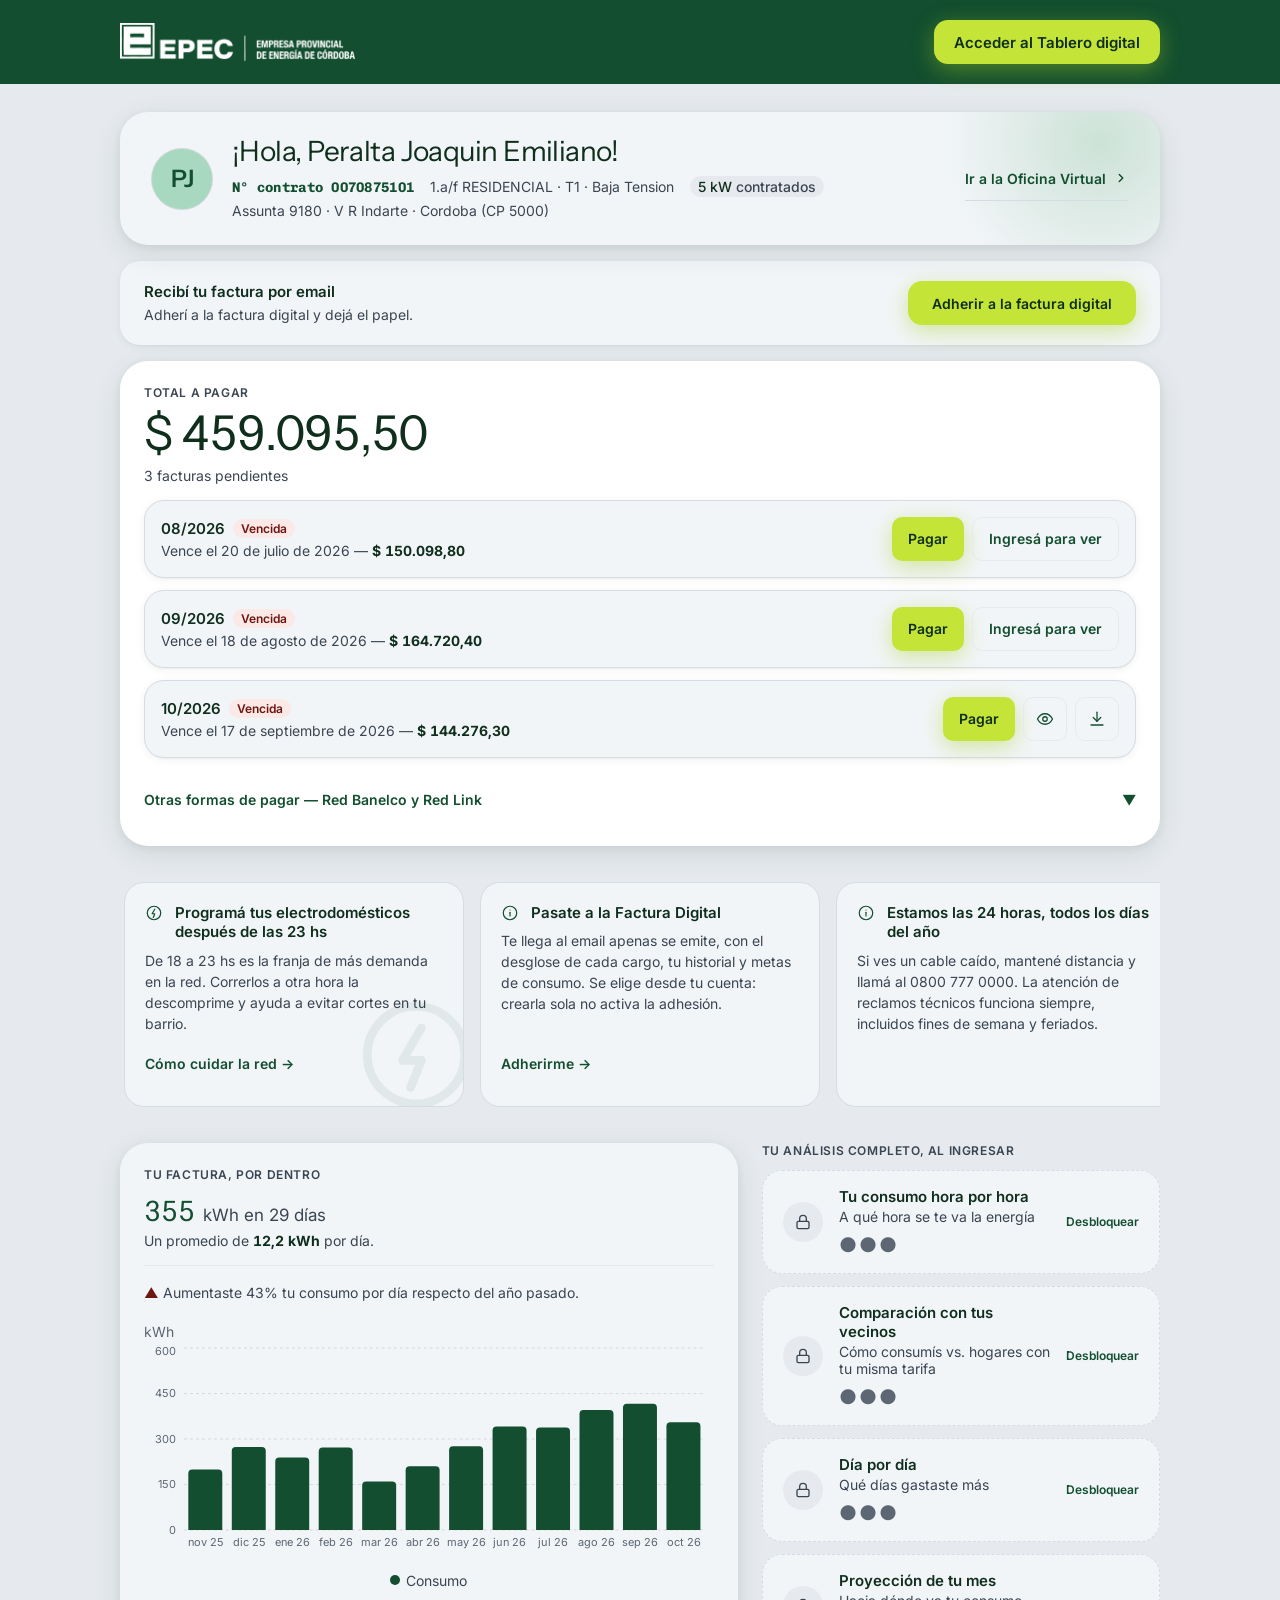
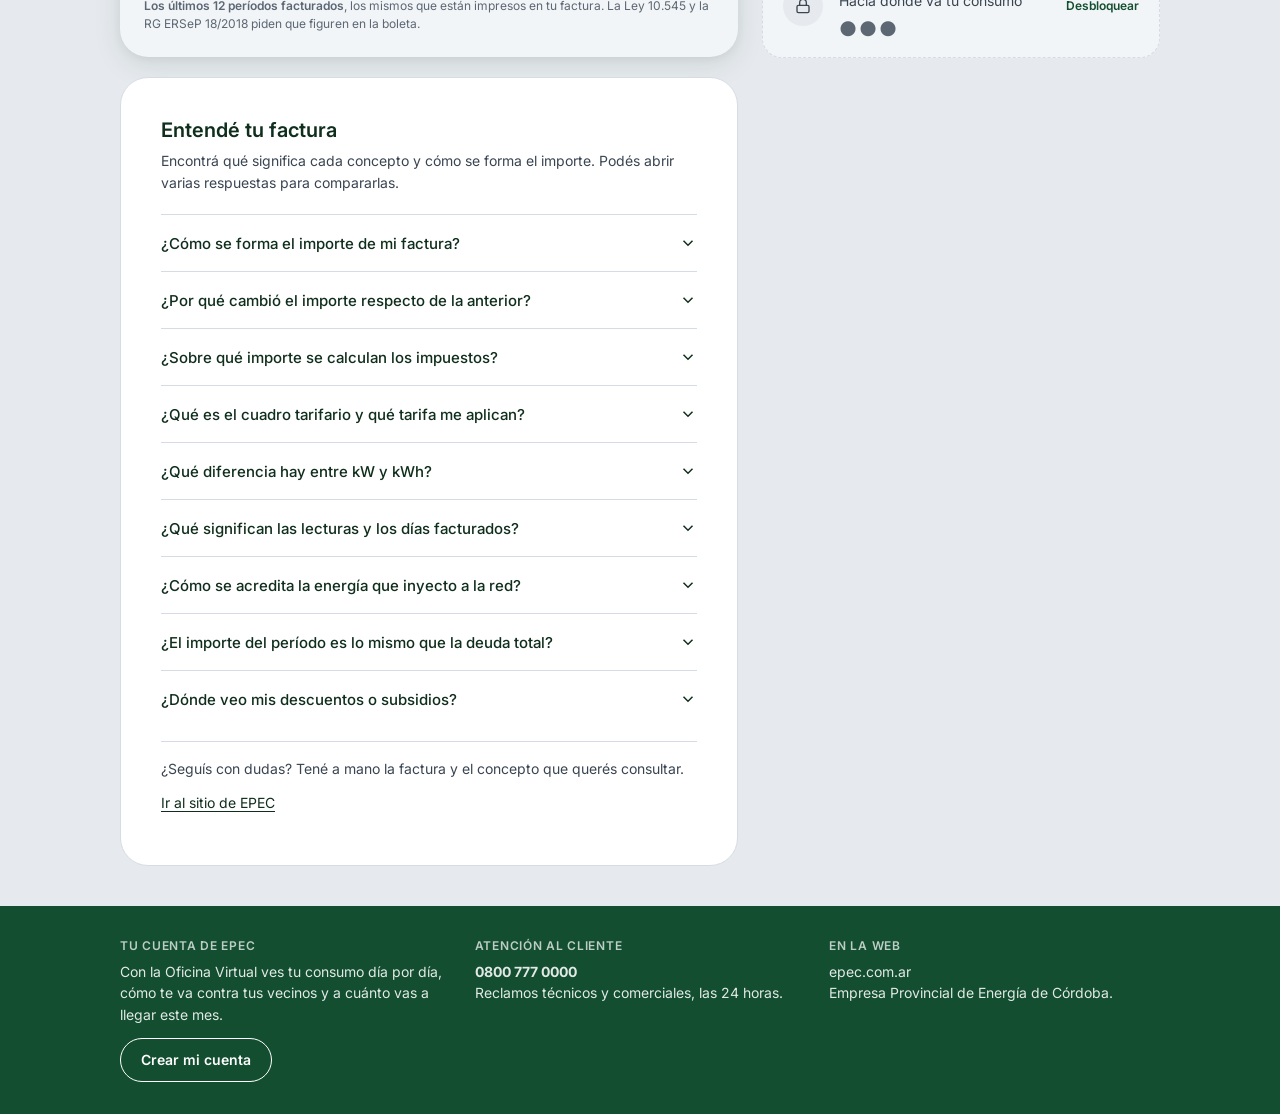
<file: index.html>
<!doctype html>
<html lang="es">
  <head>
    <meta charset="UTF-8" />
    <!-- El token del QR viaja en la URL hasta que `hooks/tokenPublico` lo canjea.
         Los navegadores modernos ya mandan solo el origen a otro sitio, pero esta
         pantalla tiene enlaces salientes al portal de pago y no todos los clientes
         se comportan igual. Cuesta una linea. -->
    <meta name="referrer" content="no-referrer" />
    <link rel="icon" type="image/svg+xml" href="/vite.svg" />
    <meta name="viewport" content="width=device-width, initial-scale=1.0" />
    <title>EPEC — Plataforma de Clientes</title>
    <!-- Corriente — Instrument Sans (display) + Inter (UI) + Chivo Mono (cifras).
         Chivo Mono se eligió por el cero SIN punto ni barra: los números de
         suministro y los códigos OBIS se dictan por teléfono y se transcriben a
         mano, y un cero marcado se lee como otro carácter. -->
    <link rel="preconnect" href="https://fonts.googleapis.com" />
    <link rel="preconnect" href="https://fonts.gstatic.com" crossorigin />
    <link
      href="https://fonts.googleapis.com/css2?family=Instrument+Sans:ital,wght@0,400..700;1,400..700&family=Inter:ital,opsz,wght@0,14..32,300..700;1,14..32,300..700&family=Chivo+Mono:wght@400;500;700&display=swap"
      rel="stylesheet"
    />
    <script type="module" crossorigin src="./assets/main-Fjv0cLXs.js"></script>
    <link rel="stylesheet" crossorigin href="./assets/main-KkkCF0_4.css">
  </head>
  <body>
    <div id="root"></div>
  </body>
</html>
</file>
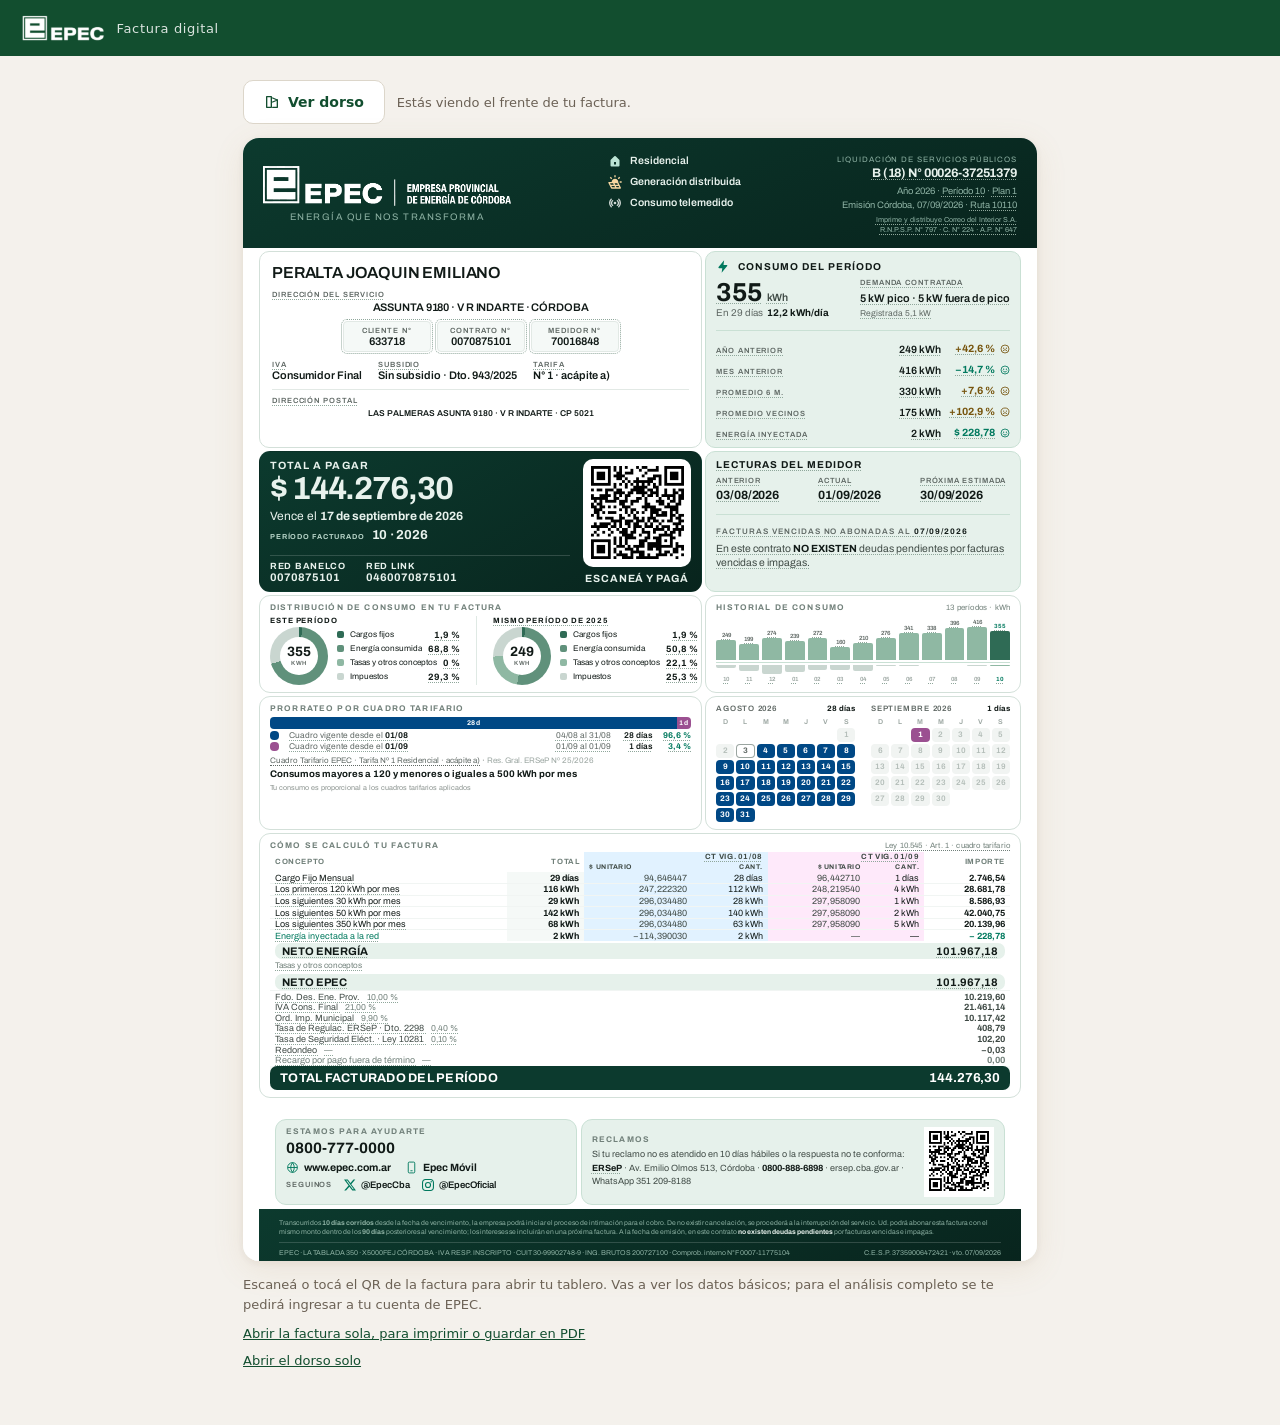
<file: factura-digital.html>
<!DOCTYPE html>
<html lang="es">
<head>
<meta charset="utf-8" />
    <!-- El token del QR viaja en la URL hasta que `hooks/tokenPublico` lo canjea.
         Los navegadores modernos ya mandan solo el origen a otro sitio, pero esta
         pantalla tiene enlaces salientes al portal de pago y no todos los clientes
         se comportan igual. Cuesta una linea. -->
    <meta name="referrer" content="no-referrer" />
<meta name="viewport" content="width=device-width, initial-scale=1" />
<title>Tu factura EPEC</title>
<style>
  :root { color-scheme: light; }
  * { box-sizing: border-box; }
  body {
    margin: 0;
    font-family: system-ui, -apple-system, "Segoe UI", Roboto, sans-serif;
    background: #f4f1ec;
    color: #1c1410;
  }
  .barra { background: #124e2f; color: #fff; padding: 14px 20px; display: flex; align-items: center; gap: 12px; }
  .barra img { height: 28px; }
  .barra span { font-size: 13px; letter-spacing: .05em; opacity: .85; }
  /* El ancho de la hoja A4 (794px) manda: en escritorio la factura se ve 1:1. */
  main { max-width: 834px; margin: 0 auto; padding: 24px 20px 48px; }

  /* La barra de acciones envuelve: a 390px el botón y el anuncio no entran en
     una línea, y el anuncio es un nodo de texto que envolvería por su cuenta. */
  .acciones {
    max-width: 794px; margin: 0 auto 14px;
    display: flex; flex-wrap: wrap; align-items: center; gap: 12px;
  }
  .boton-girar {
    display: inline-flex; align-items: center; gap: 8px;
    min-height: 44px; padding: 0 20px;
    background: #fff; color: #124e2f;
    border: 1px solid #dcd6ca; border-radius: 10px;
    font-family: inherit; font-size: 14px; font-weight: 600;
    cursor: pointer;
  }
  .boton-girar:hover { background: #f0ece4; }
  .boton-girar:focus-visible { outline: 2px solid #124e2f; outline-offset: 2px; }
  .anuncio { margin: 0; font-size: 13px; color: #6b6155; min-width: 0; }

  /* Las dos caras de la hoja rediseñada viven en su propio documento
     (public/diseno-factura/). Van en iframes a propósito: cada una trae su CSS,
     sus @font-face y su @page A4, y embeberlas inline les pisaría los estilos a
     esta página. Así se actualizan copiando el archivo de nuevo.
     La única edición sobre el frente es el href del QR — ver README-embebido.md. */
  .factura-lienzo {
    position: relative;
    max-width: 794px; margin: 0 auto;
    aspect-ratio: 794 / 1123;   /* alto = ancho de la hoja escalado */
    perspective: 1800px;
  }
  .giro {
    position: absolute; inset: 0;
    transform-style: preserve-3d;
    transition: transform 720ms cubic-bezier(.2, .7, .2, 1);
  }
  .giro[data-cara="dorso"] { transform: rotateY(180deg); }
  /* `overflow: hidden` es lo que evita el desborde horizontal en un teléfono: el
     iframe mide 794px de layout aunque se lo escale, porque `transform` no
     cambia la caja. Acá se lo recorta contra el ancho real del lienzo. */
  .cara {
    position: absolute; inset: 0;
    overflow: hidden;
    border-radius: 16px; background: #fff;
    box-shadow: 0 8px 32px rgba(180,140,80,.12), 0 2px 8px rgba(100,80,60,.08);
    -webkit-backface-visibility: hidden;
    backface-visibility: hidden;
  }
  .cara-dorso { transform: rotateY(180deg); }
  /* La cara de atrás se apaga de verdad cuando el giro terminó.
     `backface-visibility` es pintura —WebKit la ignora sobre un iframe— y el
     iframe de atrás seguiría siendo destino de scroll y de Tab. Durante el giro
     el script las deja vivas a las dos: si no, no habría nada que ver rotando. */
  .cara[aria-hidden="true"] { visibility: hidden; }
  .cara iframe {
    display: block; width: 794px; height: 1123px; border: 0;
    transform-origin: top left;   /* el factor lo fija el script de abajo */
  }

  /* Con `reduce` el giro se cambia por un fundido: la hoja cambia de cara sin
     rotar. `transform: none` en las dos, o el dorso queda espejado. */
  @media (prefers-reduced-motion: reduce) {
    .giro,
    .giro[data-cara="dorso"],
    .cara-dorso { transform: none; transition: opacity 160ms linear; }
    .cara[aria-hidden="true"] { opacity: 0; }
  }

  .pie { max-width: 794px; margin: 14px auto 0; }
  .pie p { margin: 0 0 8px; }
  .nota { font-size: 13px; color: #6b6155; line-height: 1.55; }
  .pie a { font-size: 13px; color: #124e2f; }

  /* Imprimir es otra cosa que girar. Las dos caras salen una debajo de la otra,
     sin rotar y sin recortar, y cada hoja ocupa su página: eso es el dúplex que
     va a la imprenta. Hay que deshacer las tres cosas que sostienen el giro
     —la perspectiva, el `position: absolute` de las caras y el `scale` del
     iframe—, y volver a encender la cara que el gesto había apagado. */
  @media print {
    body { background: #fff; }
    .barra, .acciones, .pie { display: none; }
    main { max-width: none; padding: 0; }
    .factura-lienzo {
      max-width: none; aspect-ratio: auto; height: auto; perspective: none;
    }
    .giro {
      position: static; height: auto;
      transform: none !important; transform-style: flat;
    }
    .cara {
      position: static; overflow: visible;
      width: 794px; height: 1123px;
      transform: none !important;
      /* La cara de atrás está apagada por `[aria-hidden]`: acá se enciende. */
      visibility: visible !important; opacity: 1 !important;
      -webkit-backface-visibility: visible; backface-visibility: visible;
      border-radius: 0; box-shadow: none;
    }
    .cara-frente { break-after: page; page-break-after: always; }
    .cara iframe { transform: none !important; }
  }
</style>
</head>
<body>
  <div class="barra">
    <img src="./epec-logo-blanco-solido.png" alt="EPEC" />
    <span>Factura digital</span>
  </div>

  <main>
    <div class="acciones">
      <button id="girar" type="button" class="boton-girar">
        <svg width="16" height="16" viewBox="0 0 24 24" fill="none" stroke="currentColor"
             stroke-width="2" stroke-linecap="round" stroke-linejoin="round" aria-hidden="true">
          <path d="M4 4h7v16H4z" /><path d="M13 6l7 3-7 3" /><path d="M20 9v11h-7" />
        </svg>
        <span id="girar-texto">Ver dorso</span>
      </button>
      <p id="anuncio" class="anuncio" role="status" aria-live="polite">
        Estás viendo el frente de tu factura.
      </p>
    </div>

    <div class="factura-lienzo">
      <div id="giro" class="giro" data-cara="frente">
        <div id="cara-frente" class="cara cara-frente" aria-hidden="false">
          <iframe src="diseno-factura/residencial-comun.html"
                  title="El frente de tu factura"
                  scrolling="no"></iframe>
        </div>
        <div id="cara-dorso" class="cara cara-dorso" aria-hidden="true">
          <!-- Sin `src` hasta el primer giro: son ~80 KB de fuentes en base64 que
               no se pagan en la primera pintura. Lo pone el script. -->
          <iframe title="El dorso de tu factura — qué podés hacer en tu tablero"
                  scrolling="no"></iframe>
        </div>
      </div>
    </div>

    <div class="pie">
      <p class="nota">Escaneá o tocá el QR de la factura para abrir tu tablero. Vas a ver los datos
         básicos; para el análisis completo se te pedirá ingresar a tu cuenta de EPEC.</p>
      <p><a href="diseno-factura/residencial-comun.html" target="_blank" rel="noopener">Abrir la factura sola, para imprimir o guardar en PDF</a></p>
      <p><a href="diseno-factura/dorso.html" target="_blank" rel="noopener">Abrir el dorso solo</a></p>
    </div>
  </main>

<script>
  // El mismo gesto que el modal de «Mi Factura», en la superficie standalone.
  // Las dos las afirma `backend/scripts/dorso-check.mjs`.
  (function () {
    var lienzo = document.querySelector('.factura-lienzo');
    var giro = document.getElementById("giro");
    var caraFrente = document.getElementById('cara-frente');
    var caraDorso = document.getElementById('cara-dorso');
    var boton = document.getElementById('girar');
    var textoBoton = document.getElementById('girar-texto');
    var anuncio = document.getElementById('anuncio');
    if (!lienzo || !giro || !boton) return;

    var marcoDorso = caraDorso.querySelector('iframe');
    var GIRO_MS = 800;   // el giro dura 720ms; se limpia con margen
    var temporizador = null;

    // «Descargar PDF» del tablero puede pedir la hoja de CUALQUIERA de las
    // facturas del listado, no sólo la del ancla: `?frente=<archivo>` elige cuál.
    // Sin el parámetro queda la de siempre (`residencial-comun.html`). Sólo se
    // acepta un nombre de archivo simple dentro de `diseno-factura/` — nada de
    // `../` ni URLs — para que el parámetro no pueda apuntar a otro origen.
    (function () {
      var pedido = new URLSearchParams(location.search).get('frente');
      if (!pedido || !/^[a-z0-9._-]+\.html$/i.test(pedido)) return;
      var ruta = 'diseno-factura/' + pedido;
      var marcoFrente = caraFrente.querySelector('iframe');
      if (marcoFrente) marcoFrente.setAttribute('src', ruta);
      var enlaceFrente = document.querySelector('.pie a[href$="residencial-comun.html"]');
      if (enlaceFrente) enlaceFrente.setAttribute('href', ruta);
    })();

    // La hoja mide 794x1123 fijos (A4 a 96dpi). Cuando la pantalla es más angosta
    // se escala entera, en vez de recortarla o dejar que el iframe scrollee: el
    // alto lo resuelve el aspect-ratio del lienzo, acá sólo va el factor.
    function ajustar() {
      var factor = lienzo.clientWidth / 794;
      var marcos = lienzo.querySelectorAll('iframe');
      for (var i = 0; i < marcos.length; i++) {
        marcos[i].style.transform = 'scale(' + factor + ')';
      }
    }
    ajustar();
    addEventListener('resize', ajustar);

    var ROTULOS = {
      frente: { boton: 'Ver dorso', anuncio: 'Estás viendo el frente de tu factura.' },
      dorso: { boton: 'Ver el frente', anuncio: 'Estás viendo el dorso: qué podés hacer en tu tablero.' }
    };

    // El dorso recién se trae cuando hace falta, y una sola vez.
    function cargarDorso() {
      if (marcoDorso.getAttribute('src')) return;
      marcoDorso.setAttribute('src', 'diseno-factura/dorso.html');
      marcoDorso.style.transform = 'scale(' + (lienzo.clientWidth / 794) + ')';
    }

    // Sin esto, imprimir sin haber girado nunca deja la segunda página en blanco:
    // la carga diferida y el dúplex tiran para lados opuestos, y gana el papel.
    addEventListener('beforeprint', cargarDorso);

    // «Descargar PDF» desde el tablero abre esta página con `?imprimir=1`.
    //
    // No hay librería de PDF: el registry de npm está cortado por el proxy, así
    // que jsPDF y compañía no se pueden instalar. Lo que sí hay es el diálogo de
    // impresión del navegador, y esta página ya sabe sacar las dos caras en dos
    // hojas A4 (el `@media print` de arriba). Así que «descargar» es abrir ese
    // diálogo con todo listo para que la persona elija «Guardar como PDF».
    //
    // Hay que ESPERAR a que las dos hojas terminen de cargar: `print()` sobre un
    // iframe a medio pintar sale en blanco, y el dorso recién arranca su descarga
    // en esta misma función.
    (function () {
      var params = new URLSearchParams(location.search);
      if (params.get('imprimir') !== '1') return;
      cargarDorso();

      var marcos = [caraFrente.querySelector('iframe'), marcoDorso];
      var faltan = marcos.length;
      var listo = false;
      function tal_vez_imprimir() {
        if (listo) return;
        listo = true;
        // `requestAnimationFrame` doble: el layout de la hoja recién insertada
        // tiene que haber pintado antes de que el navegador la mande al PDF.
        requestAnimationFrame(function () {
          requestAnimationFrame(function () { print(); });
        });
      }
      marcos.forEach(function (m) {
        if (m.contentDocument && m.contentDocument.readyState === 'complete') {
          if (--faltan === 0) tal_vez_imprimir();
          return;
        }
        m.addEventListener('load', function () {
          if (--faltan === 0) tal_vez_imprimir();
        });
      });
      // Red de seguridad: si un `load` no llega —una caché rara, una hoja que ya
      // estaba— igual se imprime. Mejor un diálogo de más que uno que no abre.
      setTimeout(tal_vez_imprimir, 3000);
    })();

    boton.addEventListener('click', function () {
      var destino = giro.dataset.cara === 'frente' ? 'dorso' : 'frente';

      if (destino === 'dorso') cargarDorso();

      // Mientras dura el giro las dos caras están vivas; al terminar, la de atrás
      // vuelve a apagarse por CSS.
      caraFrente.style.visibility = 'visible';
      caraDorso.style.visibility = 'visible';

      giro.dataset.cara = destino;
      caraFrente.setAttribute('aria-hidden', destino === 'frente' ? 'false' : 'true');
      caraDorso.setAttribute('aria-hidden', destino === 'dorso' ? 'false' : 'true');
      textoBoton.textContent = ROTULOS[destino].boton;
      anuncio.textContent = ROTULOS[destino].anuncio;

      clearTimeout(temporizador);
      temporizador = setTimeout(function () {
        caraFrente.style.visibility = '';
        caraDorso.style.visibility = '';
      }, GIRO_MS);
    });
  })();
</script>
</body>
</html>
</file>
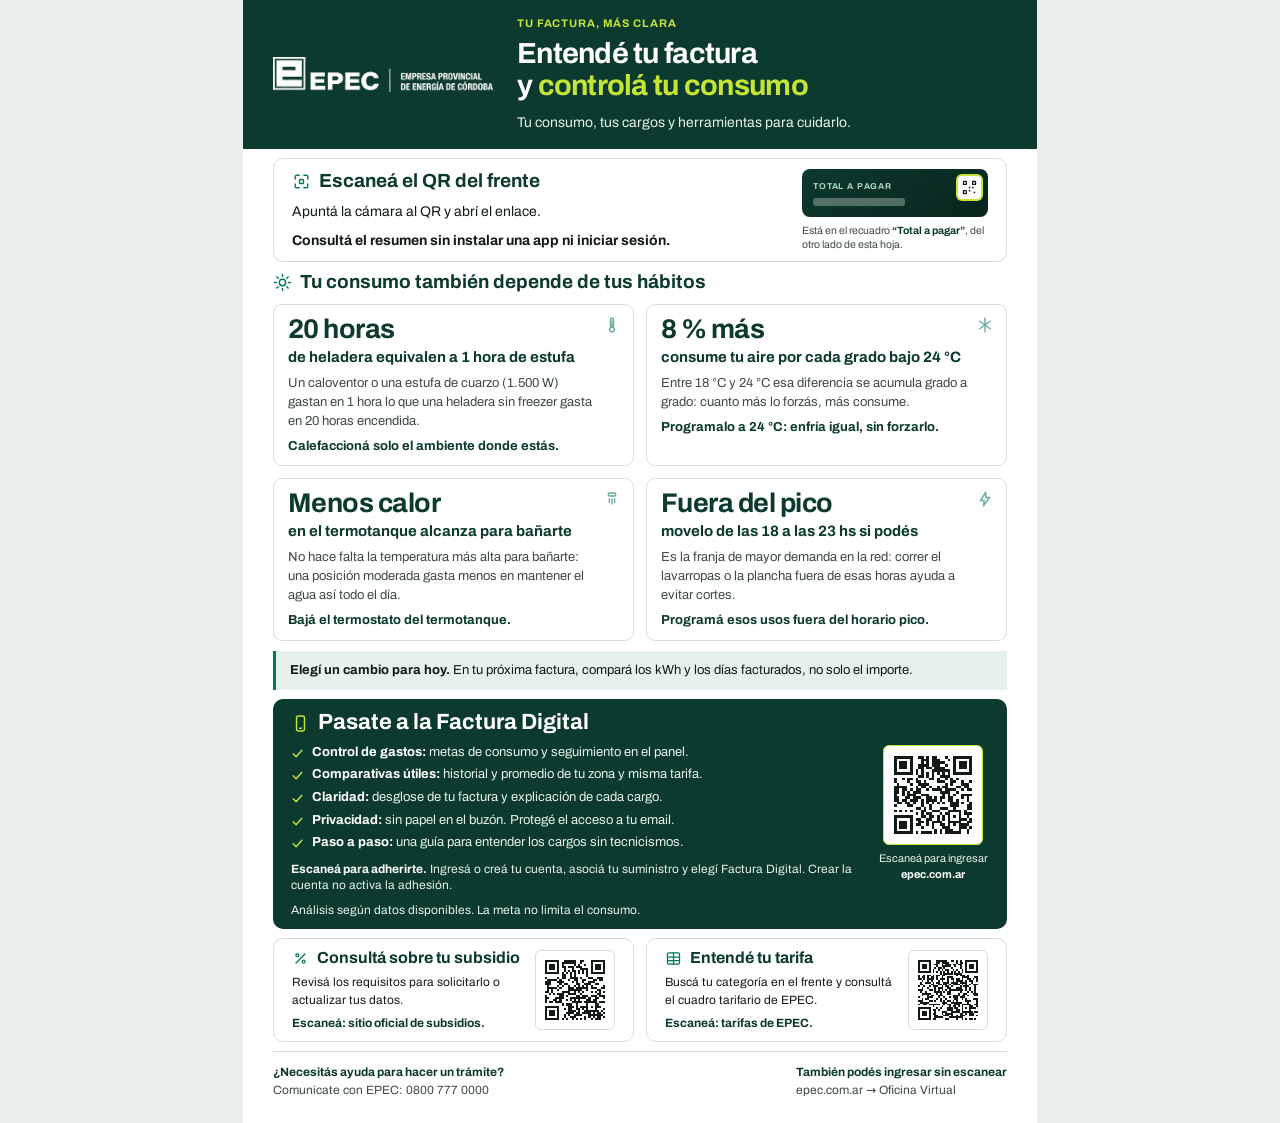
<file: diseno-factura/dorso.html>
<!doctype html>
<!-- GENERADO por backend/scripts/armar_dorso.py — NO EDITAR A MANO.
     La fuente editable es frontend/plantillas/dorso.plantilla.html. -->
<html lang="es">
<head>
<meta charset="utf-8">
<meta name="viewport" content="width=device-width, initial-scale=1">
<meta name="referrer" content="no-referrer">
<title>El dorso · Entendé tu factura EPEC</title>
<style>
@font-face{font-family:'Archivo';src:url([data-uri]) format('woff2');font-weight:100 900;font-display:swap}
/* Fuente editable del dorso genérico: no incluir datos personales.
   armar_dorso.py comparte logo, fuentes y QR con los documentos existentes.
   Pieza para factura física: solo QR, sin controles ni hipervínculos. */
:root{--verde:#01795e; --hondo:#0c3a2e; --noche:#08241d; --tinta:#111a17; --p2:#3f4a45;
  --borde:#d3e0d9; --celda:#f5f9f7; --verde-suave:#e6f1eb; --lima:#c4e538}
*{box-sizing:border-box}
body{margin:0; background:#e9edeb; color:var(--tinta); font-family:'Archivo',system-ui,sans-serif;
  -webkit-font-smoothing:antialiased}
p,h1,h2,h3{margin:0}
.hoja{width:794px; height:1123px; margin:0 auto; padding:26px 30px; background:#fff;
  display:flex; flex-direction:column; gap:9px; font-size:14px; line-height:1.45}
.encabezado{display:flex; align-items:center; gap:24px; margin:-26px -30px 0;
  padding:16px 30px; background:var(--hondo); color:#fff}
.marca{width:220px; flex:none}
.marca img{width:100%; display:block}
.eyebrow{font-size:11px; font-weight:700; letter-spacing:.08em; text-transform:uppercase; color:var(--p2); margin-bottom:6px}
h1{font-size:29px; line-height:1.12; letter-spacing:-.025em; color:var(--hondo)}
.encabezado h1{color:#fff}
.encabezado .eyebrow{color:var(--lima)}
.encabezado p:last-child{margin-top:10px; color:var(--verde-suave)}
.resalte{color:var(--lima)}
h2{font-size:19px; line-height:1.2; color:var(--hondo); margin-bottom:10px}
h3{font-size:15px; line-height:1.3; color:var(--hondo); margin-bottom:7px}
/* Íconos de trazo simple junto a los títulos — reemplazan cualquier decoración
   genérica: cada uno nombra la sección en la que está (escanear, tips, celular,
   subsidio, tarifa), no es relleno visual. */
.ico{display:inline-block; vertical-align:-4px; margin-right:8px; color:var(--verde)}
.ico svg{display:block; width:19px; height:19px}
.digital h2 .ico{color:var(--lima)}
.ayuda h2 .ico svg{width:17px; height:17px}
.c{border:1px solid var(--borde); border-radius:10px; padding:10px 18px; background:#fff; break-inside:avoid}
.entrada{display:grid; grid-template-columns:1fr 186px; gap:18px; align-items:center}
.entrada p+p{margin-top:8px}
/* Miniatura del recuadro «Total a pagar» del frente: no repite el importe (la
   hoja no lleva pesos) ni el dato del cliente, solo la forma del recuadro y
   dónde cae el QR, para que la referencia del texto se vea y no haya que
   imaginarla. */
.mini-factura-wrap{display:flex; flex-direction:column; gap:7px}
.mini-factura{position:relative; border-radius:8px; padding:8px 11px;
  background:linear-gradient(150deg,var(--hondo),var(--noche));
  display:flex; flex-direction:column; justify-content:center; gap:5px; min-height:48px}
.mini-rot{font-size:8.5px; font-weight:700; letter-spacing:.1em; text-transform:uppercase; color:#b7d4c8}
.mini-barra{display:block; width:56%; height:8px; border-radius:3px; background:rgba(232,242,237,.32)}
.mini-qr{position:absolute; top:7px; right:7px; width:23px; height:23px; background:#fff;
  border-radius:4px; box-shadow:0 0 0 2px var(--lima); display:flex; align-items:center; justify-content:center}
.mini-qr svg{display:block; width:15px; height:15px; color:var(--tinta)}
.mini-etq{font-size:10.5px; line-height:1.3; color:var(--p2)}
.mini-etq strong{color:var(--hondo)}
.tarjetas{display:grid; grid-template-columns:repeat(2,1fr); gap:12px}
.t{position:relative; padding:10px 34px 10px 14px; border:1px solid var(--borde); border-radius:9px;
  background:#fff; font-size:13px; color:var(--p2)}
.t .ico-card{position:absolute; top:11px; right:12px; color:var(--verde); opacity:.6}
.t .ico-card svg{display:block; width:18px; height:18px}
.cifra{display:block; font-size:27px; line-height:1.05; color:var(--hondo); margin-bottom:4px; letter-spacing:-.02em}
.accion{display:block; margin-top:6px; color:var(--hondo); font-weight:700}
.nota{font-size:12px; color:var(--p2); margin-top:10px}
.digital{border:none; border-radius:10px;
  display:grid; grid-template-columns:1fr 112px; gap:20px; background:var(--hondo); color:var(--verde-suave)}
.digital h2{font-size:22px; margin-bottom:7px; color:#fff}
.beneficios{padding:0; margin:9px 0; list-style:none; font-size:13px; line-height:1.35}
.beneficios li{display:flex; align-items:flex-start; gap:8px}
.beneficios li+li{margin-top:5px}
.beneficios .ico-check{flex:none; margin-top:3px; color:var(--lima)}
.beneficios .ico-check svg{display:block; width:13px; height:13px}
.beneficios strong{color:#fff}
.adhesion{font-size:12px; line-height:1.4; margin-top:8px}
.adhesion strong{color:#fff}
.qr{display:block; padding:10px; background:#fff; border:1px solid var(--borde); border-radius:6px; color:var(--tinta); width:100px; height:100px}
.qr svg{display:block; width:100%; height:100%}
.qr-col{align-self:center; text-align:center; font-size:11px; color:var(--p2)}
.qr-col .qr{margin:0 auto 6px}
.digital .qr-col{color:var(--verde-suave)}
.digital .qr-col strong{color:#fff}
.digital .qr{border-color:var(--lima)}
.ayudas{display:grid; grid-template-columns:1fr 1fr; gap:12px}
.ayuda{display:grid; grid-template-columns:1fr 80px; gap:10px; font-size:12px; padding-top:9px; padding-bottom:9px}
.ayuda h2{font-size:16px; margin-bottom:7px}
.ayuda .qr{width:80px; height:80px; padding:9px; align-self:center}
.compromiso{font-size:13px; margin-top:10px; padding:10px 14px; background:var(--verde-suave); border-left:3px solid var(--verde)}
.destino{font-weight:700; color:var(--hondo); margin-top:6px}
.pie{margin-top:auto; padding-top:12px; border-top:1px solid var(--borde); display:flex; justify-content:space-between; gap:20px; font-size:12px; color:var(--p2)}
.pie strong{display:block; color:var(--hondo)}
@page{size:A4; margin:0}
.hoja,.hoja *{-webkit-print-color-adjust:exact; print-color-adjust:exact}
@media print{
  body{background:#fff}

  .hoja{margin:0}
}
</style>
</head>
<body>
<main class="hoja">
  <header class="encabezado">
    <div class="marca"><img src="[data-uri]" alt="EPEC"></div>
    <div><p class="eyebrow">Tu factura, más clara</p>
      <h1>Entendé tu factura<br>y <span class="resalte">controlá tu consumo</span></h1>
      <p>Tu consumo, tus cargos y herramientas para cuidarlo.</p>
    </div>
  </header>
  <section class="c entrada" aria-labelledby="acceso">
    <div><h2 id="acceso"><span class="ico" aria-hidden="true"><svg viewBox="0 0 24 24" fill="none" stroke="currentColor" stroke-width="1.8" stroke-linecap="round" stroke-linejoin="round"><path d="M4 9V6a2 2 0 0 1 2-2h3"/><path d="M20 9V6a2 2 0 0 0-2-2h-3"/><path d="M4 15v3a2 2 0 0 0 2 2h3"/><path d="M20 15v3a2 2 0 0 1-2 2h-3"/><rect x="9.5" y="9.5" width="5" height="5" rx="1"/></svg></span>Escaneá el QR del frente</h2>
      <p>Apuntá la cámara al QR y abrí el enlace.</p>
      <p><strong>Consultá el resumen sin instalar una app ni iniciar sesión.</strong></p>
    </div>
    <aside class="mini-factura-wrap">
      <div class="mini-factura" aria-hidden="true">
        <span class="mini-rot">Total a pagar</span>
        <span class="mini-barra"></span>
        <span class="mini-qr"><svg viewBox="0 0 18 18" fill="currentColor"><rect x="1" y="1" width="5" height="5" rx="1"/><rect x="12" y="1" width="5" height="5" rx="1"/><rect x="1" y="12" width="5" height="5" rx="1"/><rect x="2.5" y="2.5" width="2" height="2" fill="#fff"/><rect x="13.5" y="2.5" width="2" height="2" fill="#fff"/><rect x="2.5" y="13.5" width="2" height="2" fill="#fff"/><rect x="8.2" y="8.2" width="1.8" height="1.8"/><rect x="12" y="8.2" width="1.8" height="1.8"/><rect x="8.2" y="12" width="1.8" height="1.8"/><rect x="14" y="14" width="1.8" height="1.8"/></svg></span>
      </div>
      <p class="mini-etq">Está en el recuadro <strong>“Total a pagar”</strong>, del otro lado de esta hoja.</p>
    </aside>
  </section>
  <section class="consejos" aria-labelledby="consejos">
    <h2 id="consejos"><span class="ico" aria-hidden="true"><svg viewBox="0 0 24 24" fill="none" stroke="currentColor" stroke-width="1.8" stroke-linecap="round"><circle cx="12" cy="12" r="4"/><line x1="12" y1="2" x2="12" y2="4.3"/><line x1="12" y1="19.7" x2="12" y2="22"/><line x1="2" y1="12" x2="4.3" y2="12"/><line x1="19.7" y1="12" x2="22" y2="12"/><line x1="4.9" y1="4.9" x2="6.5" y2="6.5"/><line x1="17.5" y1="17.5" x2="19.1" y2="19.1"/><line x1="4.9" y1="19.1" x2="6.5" y2="17.5"/><line x1="17.5" y1="6.5" x2="19.1" y2="4.9"/></svg></span>Tu consumo también depende de tus hábitos</h2>
    <div class="tarjetas">
      <article class="t"><span class="ico-card" aria-hidden="true"><svg viewBox="0 0 24 24" fill="none" stroke="currentColor" stroke-width="1.9" stroke-linecap="round" stroke-linejoin="round"><rect x="10" y="3" width="4" height="12" rx="2"/><circle cx="12" cy="18" r="3.2"/><line x1="12" y1="6.5" x2="12" y2="15"/></svg></span>
        <h3><span class="cifra">20 horas</span>de heladera equivalen a 1 hora de estufa</h3>
        <p>Un caloventor o una estufa de cuarzo (1.500 W) gastan en 1 hora lo que una heladera sin freezer gasta en 20 horas encendida.</p>
        <p class="accion">Calefaccioná solo el ambiente donde estás.</p></article>
      <article class="t"><span class="ico-card" aria-hidden="true"><svg viewBox="0 0 24 24" fill="none" stroke="currentColor" stroke-width="1.9" stroke-linecap="round"><line x1="12" y1="3" x2="12" y2="21"/><line x1="5" y1="7" x2="19" y2="17"/><line x1="19" y1="7" x2="5" y2="17"/></svg></span>
        <h3><span class="cifra">8 % más</span>consume tu aire por cada grado bajo 24 °C</h3>
        <p>Entre 18 °C y 24 °C esa diferencia se acumula grado a grado: cuanto más lo forzás, más consume.</p>
        <p class="accion">Programalo a 24 °C: enfría igual, sin forzarlo.</p></article>
      <article class="t"><span class="ico-card" aria-hidden="true"><svg viewBox="0 0 24 24" fill="none" stroke="currentColor" stroke-width="1.9" stroke-linecap="round" stroke-linejoin="round"><rect x="7" y="4" width="10" height="4" rx="2"/><line x1="8.5" y1="12" x2="8.5" y2="16.5"/><line x1="12" y1="12" x2="12" y2="18.5"/><line x1="15.5" y1="12" x2="15.5" y2="16.5"/></svg></span>
        <h3><span class="cifra">Menos calor</span>en el termotanque alcanza para bañarte</h3>
        <p>No hace falta la temperatura más alta para bañarte: una posición moderada gasta menos en mantener el agua así todo el día.</p>
        <p class="accion">Bajá el termostato del termotanque.</p></article>
      <article class="t"><span class="ico-card" aria-hidden="true"><svg viewBox="0 0 24 24" fill="none" stroke="currentColor" stroke-width="1.9" stroke-linecap="round" stroke-linejoin="round"><polygon points="13,3 6,14 11,14 10,21 18,10 13,10 13,3"/></svg></span>
        <h3><span class="cifra">Fuera del pico</span>movelo de las 18 a las 23 hs si podés</h3>
        <p>Es la franja de mayor demanda en la red: correr el lavarropas o la plancha fuera de esas horas ayuda a evitar cortes.</p>
        <p class="accion">Programá esos usos fuera del horario pico.</p></article>
    </div>
    <p class="compromiso"><strong>Elegí un cambio para hoy.</strong> En tu próxima factura, compará los kWh y los días facturados, no solo el importe.</p>
  </section>
  <section class="c digital" aria-labelledby="digital">
    <div><h2 id="digital"><span class="ico" aria-hidden="true"><svg viewBox="0 0 24 24" fill="none" stroke="currentColor" stroke-width="1.8" stroke-linecap="round" stroke-linejoin="round"><rect x="7" y="2.5" width="10" height="19" rx="2.2"/><line x1="11" y1="18" x2="13" y2="18"/></svg></span>Pasate a la Factura Digital</h2>
      <ul class="beneficios">
        <li><span class="ico-check" aria-hidden="true"><svg viewBox="0 0 24 24" fill="none" stroke="currentColor" stroke-width="2.6" stroke-linecap="round" stroke-linejoin="round"><path d="M4 12.5 9.5 18 20 6"/></svg></span><span><strong>Control de gastos:</strong> metas de consumo y seguimiento en el panel.</span></li>
        <li><span class="ico-check" aria-hidden="true"><svg viewBox="0 0 24 24" fill="none" stroke="currentColor" stroke-width="2.6" stroke-linecap="round" stroke-linejoin="round"><path d="M4 12.5 9.5 18 20 6"/></svg></span><span><strong>Comparativas útiles:</strong> historial y promedio de tu zona y misma tarifa.</span></li>
        <li><span class="ico-check" aria-hidden="true"><svg viewBox="0 0 24 24" fill="none" stroke="currentColor" stroke-width="2.6" stroke-linecap="round" stroke-linejoin="round"><path d="M4 12.5 9.5 18 20 6"/></svg></span><span><strong>Claridad:</strong> desglose de tu factura y explicación de cada cargo.</span></li>
        <li><span class="ico-check" aria-hidden="true"><svg viewBox="0 0 24 24" fill="none" stroke="currentColor" stroke-width="2.6" stroke-linecap="round" stroke-linejoin="round"><path d="M4 12.5 9.5 18 20 6"/></svg></span><span><strong>Privacidad:</strong> sin papel en el buzón. Protegé el acceso a tu email.</span></li>
        <li><span class="ico-check" aria-hidden="true"><svg viewBox="0 0 24 24" fill="none" stroke="currentColor" stroke-width="2.6" stroke-linecap="round" stroke-linejoin="round"><path d="M4 12.5 9.5 18 20 6"/></svg></span><span><strong>Paso a paso:</strong> una guía para entender los cargos sin tecnicismos.</span></li>
      </ul>
      <p class="adhesion"><strong>Escaneá para adherirte.</strong> Ingresá o creá tu cuenta, asociá tu suministro y elegí Factura Digital. Crear la cuenta no activa la adhesión.</p>
      <p class="adhesion">Análisis según datos disponibles. La meta no limita el consumo.</p>
    </div>
    <div class="qr-col"><div class="qr"><svg viewBox="0 0 29 29" xmlns="http://www.w3.org/2000/svg" shape-rendering="crispEdges" role="img" aria-label="Codigo QR al alta del portal de EPEC"><path fill="currentColor" d="M0 0h7v1h-7zM9 0h2v1h-2zM12 0h1v1h-1zM14 0h2v1h-2zM19 0h1v1h-1zM22 0h7v1h-7zM0 1h1v1h-1zM6 1h1v1h-1zM10 1h3v1h-3zM14 1h3v1h-3zM20 1h1v1h-1zM22 1h1v1h-1zM28 1h1v1h-1zM0 2h1v1h-1zM2 2h3v1h-3zM6 2h1v1h-1zM10 2h1v1h-1zM12 2h1v1h-1zM14 2h5v1h-5zM22 2h1v1h-1zM24 2h3v1h-3zM28 2h1v1h-1zM0 3h1v1h-1zM2 3h3v1h-3zM6 3h1v1h-1zM9 3h4v1h-4zM14 3h3v1h-3zM19 3h1v1h-1zM22 3h1v1h-1zM24 3h3v1h-3zM28 3h1v1h-1zM0 4h1v1h-1zM2 4h3v1h-3zM6 4h1v1h-1zM9 4h2v1h-2zM12 4h2v1h-2zM15 4h4v1h-4zM22 4h1v1h-1zM24 4h3v1h-3zM28 4h1v1h-1zM0 5h1v1h-1zM6 5h1v1h-1zM8 5h1v1h-1zM10 5h1v1h-1zM14 5h7v1h-7zM22 5h1v1h-1zM28 5h1v1h-1zM0 6h7v1h-7zM8 6h1v1h-1zM10 6h1v1h-1zM12 6h1v1h-1zM14 6h1v1h-1zM16 6h1v1h-1zM18 6h1v1h-1zM20 6h1v1h-1zM22 6h7v1h-7zM9 7h2v1h-2zM12 7h1v1h-1zM14 7h1v1h-1zM17 7h4v1h-4zM0 8h1v1h-1zM3 8h1v1h-1zM5 8h2v1h-2zM8 8h1v1h-1zM13 8h2v1h-2zM16 8h1v1h-1zM19 8h1v1h-1zM21 8h1v1h-1zM23 8h1v1h-1zM0 9h1v1h-1zM5 9h1v1h-1zM8 9h2v1h-2zM11 9h1v1h-1zM16 9h3v1h-3zM21 9h2v1h-2zM25 9h1v1h-1zM28 9h1v1h-1zM1 10h1v1h-1zM6 10h1v1h-1zM9 10h4v1h-4zM19 10h1v1h-1zM21 10h1v1h-1zM25 10h3v1h-3zM0 11h5v1h-5zM8 11h1v1h-1zM10 11h2v1h-2zM13 11h1v1h-1zM16 11h1v1h-1zM18 11h2v1h-2zM23 11h2v1h-2zM26 11h2v1h-2zM0 12h2v1h-2zM3 12h2v1h-2zM6 12h1v1h-1zM8 12h2v1h-2zM12 12h1v1h-1zM14 12h4v1h-4zM19 12h4v1h-4zM25 12h1v1h-1zM27 12h2v1h-2zM0 13h2v1h-2zM3 13h1v1h-1zM5 13h1v1h-1zM7 13h3v1h-3zM17 13h4v1h-4zM23 13h1v1h-1zM0 14h1v1h-1zM3 14h1v1h-1zM5 14h3v1h-3zM10 14h3v1h-3zM18 14h1v1h-1zM20 14h1v1h-1zM22 14h1v1h-1zM25 14h4v1h-4zM0 15h2v1h-2zM4 15h2v1h-2zM7 15h3v1h-3zM12 15h2v1h-2zM15 15h1v1h-1zM17 15h2v1h-2zM20 15h2v1h-2zM25 15h1v1h-1zM27 15h1v1h-1zM0 16h2v1h-2zM3 16h2v1h-2zM6 16h3v1h-3zM10 16h1v1h-1zM12 16h4v1h-4zM17 16h1v1h-1zM20 16h2v1h-2zM23 16h1v1h-1zM27 16h1v1h-1zM1 17h2v1h-2zM4 17h2v1h-2zM7 17h1v1h-1zM10 17h1v1h-1zM12 17h1v1h-1zM14 17h1v1h-1zM16 17h1v1h-1zM18 17h1v1h-1zM21 17h3v1h-3zM25 17h1v1h-1zM28 17h1v1h-1zM0 18h1v1h-1zM5 18h2v1h-2zM10 18h1v1h-1zM13 18h1v1h-1zM21 18h3v1h-3zM27 18h2v1h-2zM8 19h2v1h-2zM11 19h1v1h-1zM13 19h1v1h-1zM17 19h3v1h-3zM22 19h1v1h-1zM27 19h2v1h-2zM0 20h1v1h-1zM2 20h1v1h-1zM4 20h1v1h-1zM6 20h1v1h-1zM10 20h2v1h-2zM14 20h3v1h-3zM20 20h5v1h-5zM26 20h1v1h-1zM8 21h1v1h-1zM10 21h1v1h-1zM12 21h2v1h-2zM17 21h1v1h-1zM19 21h2v1h-2zM24 21h1v1h-1zM26 21h3v1h-3zM0 22h7v1h-7zM10 22h2v1h-2zM13 22h2v1h-2zM16 22h1v1h-1zM18 22h1v1h-1zM20 22h1v1h-1zM22 22h1v1h-1zM24 22h1v1h-1zM27 22h1v1h-1zM0 23h1v1h-1zM6 23h1v1h-1zM8 23h2v1h-2zM12 23h2v1h-2zM16 23h1v1h-1zM18 23h1v1h-1zM20 23h1v1h-1zM24 23h3v1h-3zM28 23h1v1h-1zM0 24h1v1h-1zM2 24h3v1h-3zM6 24h1v1h-1zM9 24h2v1h-2zM12 24h1v1h-1zM14 24h4v1h-4zM20 24h5v1h-5zM27 24h2v1h-2zM0 25h1v1h-1zM2 25h3v1h-3zM6 25h1v1h-1zM8 25h2v1h-2zM12 25h1v1h-1zM14 25h1v1h-1zM17 25h2v1h-2zM20 25h1v1h-1zM22 25h1v1h-1zM24 25h4v1h-4zM0 26h1v1h-1zM2 26h3v1h-3zM6 26h1v1h-1zM10 26h1v1h-1zM14 26h1v1h-1zM18 26h3v1h-3zM24 26h3v1h-3zM28 26h1v1h-1zM0 27h1v1h-1zM6 27h1v1h-1zM15 27h1v1h-1zM17 27h1v1h-1zM19 27h3v1h-3zM24 27h1v1h-1zM27 27h1v1h-1zM0 28h7v1h-7zM8 28h1v1h-1zM10 28h4v1h-4zM15 28h1v1h-1zM17 28h1v1h-1zM19 28h6v1h-6zM27 28h1v1h-1z"/></svg></div>Escaneá para ingresar<br><strong>epec.com.ar</strong></div>
  </section>
  <div class="ayudas">
    <section class="c ayuda" aria-labelledby="subsidios"><div><h2 id="subsidios"><span class="ico" aria-hidden="true"><svg viewBox="0 0 24 24" fill="none" stroke="currentColor" stroke-width="1.8" stroke-linecap="round" stroke-linejoin="round"><circle cx="7.5" cy="7.5" r="2.1"/><circle cx="16.5" cy="16.5" r="2.1"/><line x1="18.3" y1="5.7" x2="5.7" y2="18.3"/></svg></span>Consultá sobre tu subsidio</h2>
      <p>Revisá los requisitos para solicitarlo o actualizar tus datos.</p>
      <p class="destino">Escaneá: sitio oficial de subsidios.</p></div>
      <div class="qr"><svg viewBox="0 0 29 29" xmlns="http://www.w3.org/2000/svg" shape-rendering="crispEdges" role="img" aria-label="Codigo QR al formulario del SEF"><path fill="currentColor" d="M0 0h7v1h-7zM9 0h6v1h-6zM17 0h2v1h-2zM22 0h7v1h-7zM0 1h1v1h-1zM6 1h1v1h-1zM8 1h7v1h-7zM17 1h1v1h-1zM22 1h1v1h-1zM28 1h1v1h-1zM0 2h1v1h-1zM2 2h3v1h-3zM6 2h1v1h-1zM8 2h1v1h-1zM14 2h1v1h-1zM16 2h1v1h-1zM19 2h1v1h-1zM22 2h1v1h-1zM24 2h3v1h-3zM28 2h1v1h-1zM0 3h1v1h-1zM2 3h3v1h-3zM6 3h1v1h-1zM8 3h2v1h-2zM11 3h3v1h-3zM15 3h3v1h-3zM22 3h1v1h-1zM24 3h3v1h-3zM28 3h1v1h-1zM0 4h1v1h-1zM2 4h3v1h-3zM6 4h1v1h-1zM9 4h1v1h-1zM13 4h1v1h-1zM17 4h4v1h-4zM22 4h1v1h-1zM24 4h3v1h-3zM28 4h1v1h-1zM0 5h1v1h-1zM6 5h1v1h-1zM9 5h1v1h-1zM11 5h1v1h-1zM13 5h2v1h-2zM16 5h1v1h-1zM18 5h1v1h-1zM20 5h1v1h-1zM22 5h1v1h-1zM28 5h1v1h-1zM0 6h7v1h-7zM8 6h1v1h-1zM10 6h1v1h-1zM12 6h1v1h-1zM14 6h1v1h-1zM16 6h1v1h-1zM18 6h1v1h-1zM20 6h1v1h-1zM22 6h7v1h-7zM8 7h2v1h-2zM12 7h1v1h-1zM14 7h1v1h-1zM20 7h1v1h-1zM0 8h1v1h-1zM6 8h1v1h-1zM8 8h2v1h-2zM12 8h4v1h-4zM17 8h1v1h-1zM21 8h2v1h-2zM25 8h3v1h-3zM1 9h5v1h-5zM7 9h1v1h-1zM11 9h1v1h-1zM14 9h2v1h-2zM18 9h2v1h-2zM23 9h2v1h-2zM26 9h2v1h-2zM0 10h3v1h-3zM6 10h3v1h-3zM13 10h1v1h-1zM15 10h1v1h-1zM18 10h1v1h-1zM21 10h3v1h-3zM0 11h3v1h-3zM7 11h1v1h-1zM9 11h2v1h-2zM15 11h2v1h-2zM19 11h3v1h-3zM24 11h2v1h-2zM1 12h1v1h-1zM6 12h1v1h-1zM8 12h1v1h-1zM11 12h1v1h-1zM14 12h1v1h-1zM16 12h1v1h-1zM18 12h1v1h-1zM20 12h1v1h-1zM22 12h1v1h-1zM28 12h1v1h-1zM1 13h5v1h-5zM7 13h1v1h-1zM11 13h3v1h-3zM15 13h6v1h-6zM22 13h3v1h-3zM27 13h2v1h-2zM1 14h1v1h-1zM3 14h1v1h-1zM6 14h1v1h-1zM11 14h7v1h-7zM20 14h1v1h-1zM25 14h2v1h-2zM0 15h2v1h-2zM3 15h1v1h-1zM8 15h4v1h-4zM14 15h1v1h-1zM16 15h1v1h-1zM18 15h1v1h-1zM22 15h1v1h-1zM24 15h1v1h-1zM26 15h1v1h-1zM28 15h1v1h-1zM2 16h1v1h-1zM4 16h1v1h-1zM6 16h3v1h-3zM11 16h4v1h-4zM17 16h1v1h-1zM25 16h2v1h-2zM0 17h1v1h-1zM7 17h2v1h-2zM10 17h1v1h-1zM15 17h2v1h-2zM18 17h3v1h-3zM22 17h3v1h-3zM26 17h3v1h-3zM0 18h2v1h-2zM5 18h4v1h-4zM12 18h8v1h-8zM21 18h1v1h-1zM24 18h2v1h-2zM28 18h1v1h-1zM0 19h1v1h-1zM4 19h2v1h-2zM7 19h1v1h-1zM10 19h1v1h-1zM12 19h1v1h-1zM14 19h1v1h-1zM16 19h1v1h-1zM20 19h2v1h-2zM23 19h2v1h-2zM0 20h1v1h-1zM2 20h2v1h-2zM5 20h3v1h-3zM13 20h5v1h-5zM19 20h6v1h-6zM26 20h3v1h-3zM8 21h1v1h-1zM10 21h3v1h-3zM15 21h1v1h-1zM20 21h1v1h-1zM24 21h2v1h-2zM0 22h7v1h-7zM11 22h3v1h-3zM15 22h1v1h-1zM17 22h4v1h-4zM22 22h1v1h-1zM24 22h3v1h-3zM0 23h1v1h-1zM6 23h1v1h-1zM9 23h1v1h-1zM11 23h2v1h-2zM15 23h2v1h-2zM18 23h1v1h-1zM20 23h1v1h-1zM24 23h1v1h-1zM28 23h1v1h-1zM0 24h1v1h-1zM2 24h3v1h-3zM6 24h1v1h-1zM11 24h4v1h-4zM16 24h1v1h-1zM19 24h7v1h-7zM27 24h1v1h-1zM0 25h1v1h-1zM2 25h3v1h-3zM6 25h1v1h-1zM10 25h4v1h-4zM15 25h2v1h-2zM18 25h4v1h-4zM23 25h1v1h-1zM25 25h2v1h-2zM28 25h1v1h-1zM0 26h1v1h-1zM2 26h3v1h-3zM6 26h1v1h-1zM9 26h1v1h-1zM11 26h1v1h-1zM14 26h4v1h-4zM21 26h7v1h-7zM0 27h1v1h-1zM6 27h1v1h-1zM9 27h1v1h-1zM12 27h3v1h-3zM19 27h1v1h-1zM21 27h1v1h-1zM23 27h1v1h-1zM25 27h2v1h-2zM28 27h1v1h-1zM0 28h7v1h-7zM8 28h1v1h-1zM10 28h1v1h-1zM13 28h1v1h-1zM15 28h1v1h-1zM17 28h1v1h-1zM19 28h1v1h-1zM22 28h1v1h-1zM24 28h3v1h-3z"/></svg></div></section>
    <section class="c ayuda" aria-labelledby="tarifa"><div><h2 id="tarifa"><span class="ico" aria-hidden="true"><svg viewBox="0 0 24 24" fill="none" stroke="currentColor" stroke-width="1.8" stroke-linecap="round" stroke-linejoin="round"><rect x="3.5" y="4" width="17" height="16" rx="2"/><line x1="3.5" y1="10" x2="20.5" y2="10"/><line x1="3.5" y1="15" x2="20.5" y2="15"/><line x1="12" y1="4" x2="12" y2="20"/></svg></span>Entendé tu tarifa</h2>
      <p>Buscá tu categoría en el frente y consultá el cuadro tarifario de EPEC.</p>
      <p class="destino">Escaneá: tarifas de EPEC.</p></div>
      <div class="qr"><svg viewBox="0 0 33 33" xmlns="http://www.w3.org/2000/svg" shape-rendering="crispEdges" role="img" aria-label="Codigo QR al cuadro tarifario de EPEC"><path fill="currentColor" d="M0 0h7v1h-7zM10 0h6v1h-6zM18 0h2v1h-2zM21 0h1v1h-1zM23 0h1v1h-1zM26 0h7v1h-7zM0 1h1v1h-1zM6 1h1v1h-1zM10 1h2v1h-2zM13 1h4v1h-4zM21 1h1v1h-1zM23 1h2v1h-2zM26 1h1v1h-1zM32 1h1v1h-1zM0 2h1v1h-1zM2 2h3v1h-3zM6 2h1v1h-1zM9 2h2v1h-2zM13 2h1v1h-1zM15 2h3v1h-3zM19 2h2v1h-2zM22 2h2v1h-2zM26 2h1v1h-1zM28 2h3v1h-3zM32 2h1v1h-1zM0 3h1v1h-1zM2 3h3v1h-3zM6 3h1v1h-1zM10 3h1v1h-1zM13 3h5v1h-5zM20 3h1v1h-1zM23 3h1v1h-1zM26 3h1v1h-1zM28 3h3v1h-3zM32 3h1v1h-1zM0 4h1v1h-1zM2 4h3v1h-3zM6 4h1v1h-1zM9 4h1v1h-1zM11 4h2v1h-2zM14 4h1v1h-1zM18 4h1v1h-1zM23 4h1v1h-1zM26 4h1v1h-1zM28 4h3v1h-3zM32 4h1v1h-1zM0 5h1v1h-1zM6 5h1v1h-1zM8 5h1v1h-1zM11 5h1v1h-1zM13 5h1v1h-1zM15 5h2v1h-2zM19 5h1v1h-1zM21 5h1v1h-1zM24 5h1v1h-1zM26 5h1v1h-1zM32 5h1v1h-1zM0 6h7v1h-7zM8 6h1v1h-1zM10 6h1v1h-1zM12 6h1v1h-1zM14 6h1v1h-1zM16 6h1v1h-1zM18 6h1v1h-1zM20 6h1v1h-1zM22 6h1v1h-1zM24 6h1v1h-1zM26 6h7v1h-7zM12 7h1v1h-1zM14 7h5v1h-5zM20 7h4v1h-4zM0 8h1v1h-1zM3 8h1v1h-1zM5 8h2v1h-2zM8 8h1v1h-1zM10 8h2v1h-2zM13 8h2v1h-2zM21 8h1v1h-1zM23 8h3v1h-3zM27 8h1v1h-1zM0 9h1v1h-1zM2 9h2v1h-2zM5 9h1v1h-1zM7 9h2v1h-2zM10 9h1v1h-1zM13 9h1v1h-1zM16 9h3v1h-3zM24 9h4v1h-4zM31 9h2v1h-2zM0 10h2v1h-2zM3 10h1v1h-1zM5 10h4v1h-4zM10 10h1v1h-1zM12 10h3v1h-3zM16 10h1v1h-1zM18 10h2v1h-2zM21 10h2v1h-2zM24 10h1v1h-1zM27 10h2v1h-2zM30 10h1v1h-1zM32 10h1v1h-1zM2 11h1v1h-1zM5 11h1v1h-1zM7 11h1v1h-1zM11 11h1v1h-1zM13 11h1v1h-1zM16 11h1v1h-1zM19 11h1v1h-1zM21 11h4v1h-4zM26 11h1v1h-1zM28 11h2v1h-2zM32 11h1v1h-1zM1 12h1v1h-1zM4 12h3v1h-3zM8 12h1v1h-1zM10 12h2v1h-2zM14 12h3v1h-3zM18 12h4v1h-4zM23 12h4v1h-4zM29 12h1v1h-1zM1 13h2v1h-2zM7 13h2v1h-2zM11 13h2v1h-2zM14 13h2v1h-2zM17 13h1v1h-1zM19 13h4v1h-4zM24 13h1v1h-1zM26 13h1v1h-1zM28 13h1v1h-1zM30 13h3v1h-3zM0 14h1v1h-1zM3 14h1v1h-1zM6 14h1v1h-1zM8 14h3v1h-3zM13 14h1v1h-1zM15 14h2v1h-2zM18 14h1v1h-1zM23 14h1v1h-1zM25 14h3v1h-3zM31 14h1v1h-1zM2 15h1v1h-1zM5 15h1v1h-1zM9 15h1v1h-1zM11 15h3v1h-3zM16 15h2v1h-2zM21 15h3v1h-3zM26 15h1v1h-1zM28 15h1v1h-1zM31 15h1v1h-1zM0 16h3v1h-3zM6 16h2v1h-2zM9 16h1v1h-1zM11 16h1v1h-1zM13 16h1v1h-1zM15 16h1v1h-1zM17 16h8v1h-8zM26 16h1v1h-1zM28 16h1v1h-1zM31 16h1v1h-1zM1 17h1v1h-1zM4 17h1v1h-1zM9 17h4v1h-4zM14 17h1v1h-1zM16 17h2v1h-2zM23 17h1v1h-1zM27 17h1v1h-1zM29 17h1v1h-1zM31 17h1v1h-1zM2 18h5v1h-5zM10 18h1v1h-1zM12 18h1v1h-1zM16 18h2v1h-2zM22 18h1v1h-1zM25 18h2v1h-2zM30 18h3v1h-3zM2 19h1v1h-1zM5 19h1v1h-1zM7 19h2v1h-2zM11 19h3v1h-3zM19 19h4v1h-4zM24 19h2v1h-2zM27 19h1v1h-1zM31 19h2v1h-2zM0 20h1v1h-1zM5 20h3v1h-3zM11 20h1v1h-1zM14 20h1v1h-1zM17 20h1v1h-1zM19 20h3v1h-3zM23 20h3v1h-3zM2 21h1v1h-1zM4 21h2v1h-2zM10 21h1v1h-1zM12 21h1v1h-1zM15 21h1v1h-1zM20 21h2v1h-2zM24 21h1v1h-1zM26 21h1v1h-1zM30 21h3v1h-3zM0 22h3v1h-3zM6 22h2v1h-2zM9 22h1v1h-1zM12 22h1v1h-1zM14 22h1v1h-1zM16 22h2v1h-2zM19 22h1v1h-1zM21 22h1v1h-1zM26 22h3v1h-3zM32 22h1v1h-1zM1 23h5v1h-5zM13 23h3v1h-3zM18 23h6v1h-6zM27 23h1v1h-1zM32 23h1v1h-1zM0 24h1v1h-1zM3 24h2v1h-2zM6 24h6v1h-6zM14 24h1v1h-1zM16 24h2v1h-2zM20 24h3v1h-3zM24 24h5v1h-5zM31 24h2v1h-2zM8 25h1v1h-1zM13 25h1v1h-1zM17 25h1v1h-1zM19 25h2v1h-2zM22 25h1v1h-1zM24 25h1v1h-1zM28 25h2v1h-2zM32 25h1v1h-1zM0 26h7v1h-7zM10 26h1v1h-1zM12 26h1v1h-1zM16 26h3v1h-3zM20 26h2v1h-2zM24 26h1v1h-1zM26 26h1v1h-1zM28 26h4v1h-4zM0 27h1v1h-1zM6 27h1v1h-1zM8 27h2v1h-2zM11 27h1v1h-1zM16 27h3v1h-3zM21 27h2v1h-2zM24 27h1v1h-1zM28 27h1v1h-1zM0 28h1v1h-1zM2 28h3v1h-3zM6 28h1v1h-1zM9 28h1v1h-1zM13 28h3v1h-3zM18 28h5v1h-5zM24 28h6v1h-6zM31 28h2v1h-2zM0 29h1v1h-1zM2 29h3v1h-3zM6 29h1v1h-1zM8 29h2v1h-2zM13 29h1v1h-1zM15 29h4v1h-4zM23 29h2v1h-2zM26 29h1v1h-1zM28 29h3v1h-3zM0 30h1v1h-1zM2 30h3v1h-3zM6 30h1v1h-1zM9 30h2v1h-2zM14 30h3v1h-3zM18 30h1v1h-1zM21 30h1v1h-1zM23 30h3v1h-3zM28 30h3v1h-3zM32 30h1v1h-1zM0 31h1v1h-1zM6 31h1v1h-1zM9 31h5v1h-5zM17 31h8v1h-8zM0 32h7v1h-7zM8 32h2v1h-2zM15 32h2v1h-2zM21 32h1v1h-1zM24 32h1v1h-1zM26 32h1v1h-1zM28 32h2v1h-2zM31 32h1v1h-1z"/></svg></div></section>
  </div>
  <footer class="pie"><div><strong>¿Necesitás ayuda para hacer un trámite?</strong>Comunicate con EPEC: 0800 777 0000</div>
    <div><strong>También podés ingresar sin escanear</strong>epec.com.ar → Oficina Virtual</div></footer>
</main>
</body>
</html>
</file>
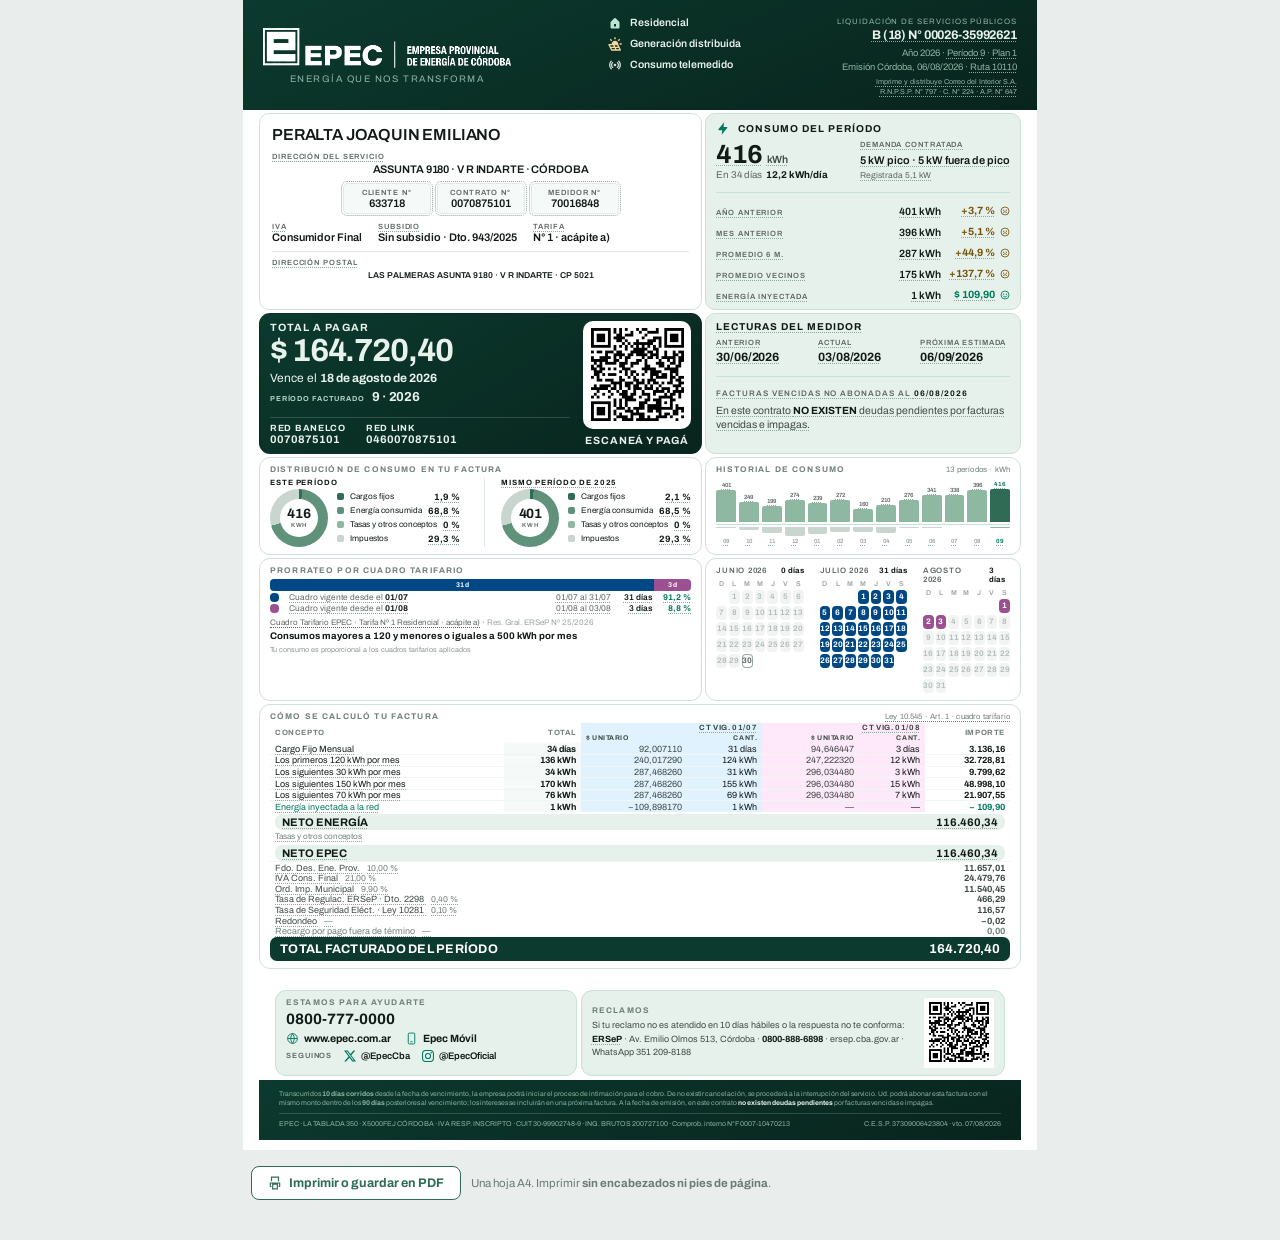
<file: diseno-factura/factura-anterior-1.html>
<!doctype html>
<html lang="es">
<head>
<meta charset="utf-8">
<meta name="viewport" content="width=device-width, initial-scale=1">
<title>Residencial · Factura EPEC</title>
<style>
@font-face{font-family:'Archivo';src:url([data-uri]) format('woff2');font-weight:100 900;font-display:swap}

:root{--qr:url("[data-uri]")}

*{box-sizing:border-box}
body{margin:0; background:#e9edeb; -webkit-font-smoothing:antialiased;
  font-family:'Archivo',system-ui,sans-serif}
.m,.liq .u,.liq .cant,.liq .i,.mono{font-family:'Archivo',system-ui,sans-serif;
  font-variant-numeric:tabular-nums}
/* La hoja ES la página: 794 x 1123 px con el margen adentro. Es lo que hace
   que el PDF salga igual en cualquier navegador y con cualquier margen. */
.hoja{width:794px; height:1123px; min-height:1123px; margin:0 auto; background:#fff;
  box-sizing:border-box; overflow:hidden; position:relative}
.acciones{max-width:794px; margin:16px auto 40px; padding:0 8px;
  display:flex; gap:10px; align-items:center}
.boton{display:inline-flex; align-items:center; gap:7px; padding:9px 16px;
  border:1px solid #2f6b55; border-radius:8px; background:#fff; color:#2f6b55;
  font-family:inherit; font-size:12.5px; font-weight:700; cursor:pointer}
.boton:hover{background:#2f6b55; color:#fff}
.boton svg{width:14px; height:14px}
.acciones span{font-size:11.5px; color:#6d7a75}
@page{size:A4; margin:0}
@media print{
  body{background:#fff}
  .acciones{display:none}
  .hoja{margin:0; box-shadow:none}
}
.hoja,.hoja *{-webkit-print-color-adjust:exact !important; print-color-adjust:exact !important}


/* P4 · Tablero — bento de P3 con el color de P1 en la celda del importe.
   Los siete tributos van al frente: la Ley 10.545 Art. 1 incisos b) y e) los
   pone en esta hoja. El espacio sale de las donas —que pasan a barras— y de
   los medios de pago, no del cálculo. */
:root{
  --verde:#01795e; --hondo:#0c3a2e; --noche:#08241d;
  --tinta:#111a17; --gris:#71807a; --p2:#3f4a45;
  --linea:#e2e9e5; --borde:#d3e0d9; --celda:#f5f9f7; --verde-suave:#e6f1eb;
  --ambar:#8a6a12; --ambar-f:#fbf3e2; --gris-f:#eef1f0;
}
.hoja{padding:0 16px 10px; color:var(--tinta); font-size:11.5px;
  display:grid; grid-template-columns:repeat(12,1fr); gap:4px;
  grid-auto-rows:min-content; align-content:start}

.c{border:1px solid var(--borde); border-radius:11px; padding:7px 10px; background:#fff;
  display:flex; flex-direction:column; min-width:0; break-inside:avoid}
.c .cab{display:flex; align-items:center; gap:7px; margin-bottom:4px}
.c .cab svg{width:13px; height:13px; flex:none; color:var(--verde)}
.c .cab span{font-size:8.2px; letter-spacing:.14em; text-transform:uppercase;
  color:var(--gris); font-weight:700}
.c .cab em{margin-left:auto; font-style:normal; font-size:7.8px; color:var(--gris);
  letter-spacing:.02em}

/* Banda de cabecera a todo el ancho, misma noche de P1. El logo va en blanco;
   el total a pagar sigue siendo la celda compacta de más abajo, no la flota. */
.encabezado{grid-column:1/-1; margin:0 -16px 0; padding:14px 20px 12px;
  background:linear-gradient(158deg,var(--hondo),var(--noche)); color:#e7f1ec;
  display:flex; justify-content:space-between; align-items:center; gap:24px}
.marca{display:flex; flex-direction:column; justify-content:center; align-items:center;
  border:0; padding:0}
.marca img{width:248px; height:auto; display:block}
.marca .lema{font-size:9.5px; letter-spacing:.16em; text-transform:uppercase;
  color:#8fb3a5; margin-top:6px; text-align:center; width:248px}
.comprob{text-align:right}
.comprob i{font-style:normal; font-size:7.8px; letter-spacing:.12em; text-transform:uppercase;
  color:#8fb3a5}
.comprob b{display:block; font-size:12.5px; letter-spacing:-.01em; color:#e7f1ec;
  margin:2px 0 4px}
.comprob span{font-size:9.4px; color:#8fb3a5; line-height:1.5}
.comprob .rnpsp{display:block; margin-top:4px; font-size:7.2px; line-height:1.35; color:#8fb3a5}

/* --- cuando cambio el cuadro tarifario --------------------------------------
   Varias vigencias adentro de un mismo periodo no se entienden en una tabla: se
   entienden en el calendario, viendo que dias cayeron en cada una. La hoja
   soporta hasta 4 cuadros tarifarios.

   Cuatro tonos oscuros, elegidos como juego y no uno por uno: azul profundo,
   bordo, naranja quemado y petroleo. El bordo con el azul es lo que le da el
   caracter; el naranja quemado y el petroleo son opuestos en la rueda y cierran
   el cuarteto. Amarillo y rojo plenos quedan afuera por leer como advertencia,
   y un cuadro tarifario no advierte nada, pero un naranja quemado a 52° ya no
   alerta: es un tono de tierra.

     v1 #004885  azul      H 251°   L* 30,2   contraste con el blanco  9,3
     v2 #9b5091  bordo     H 332°   L* 45,3   contraste con el blanco  5,3
     v3 #a95c27  naranja   H  52°   L* 47,3   contraste con el blanco  4,9
     v4 #176269  petroleo  H 205°   L* 37,7   contraste con el blanco  7,0

   Los cuatro digitos van en blanco. El naranja tuvo que bajar de L* 59,7 a 47,3
   para eso: con el naranja anterior el blanco daba 3,2, muy por debajo de AA
   para numeros de 6,6 px. Ahora da 4,9.

   El v1 arranca en 251°, el punto mas frio del juego, y es el mas oscuro de los
   cuatro: abre la serie con peso. Hubo una version en que la celda del importe
   tambien era azul y este v1 la acompanaba; esa celda volvio al verde, asi que
   ese parentesco ya no existe y el azul se sostiene solo. El petroleo esta a
   35° del verde de la marca y 7 L* mas oscuro, asi que no se confunden aunque
   compartan la tabla.

   LO QUE ESTO CUESTA, y no es un descuido: cuatro tonos oscuros no se pueden
   separar en escala de grises. Quedan en 30,2 · 37,7 · 45,3 · 47,3, o sea 2,0
   L* entre el bordo y el naranja, contra los 15,1 que daba la paleta anterior,
   que iba de clara a oscura. Impresa en blanco y negro esos dos son el mismo
   gris; el azul y el petroleo si se distinguen.

   No se rompe, degrada. Los numeros de dia siguen legibles —los cuatro digitos
   pasan AA sobre su fondo— y la leyenda nombra cada cuadro con su fecha y sus
   dias. Lo que se pierde impreso en gris es poder saltar del calendario a la
   tabla solo por el color. Fue una decision, no un olvido. */
/* Dos tarjetas: el grafico a la izquierda al ancho de las de arriba y el
   calendario a la derecha, donde le sobra lugar para crecer. Antes compartian
   una tarjeta de 12 columnas y el calendario vivia apretado en su mitad. */
.cuadros{grid-column:span 7}
.cuadros-cal{grid-column:span 5}
/* Los meses se reparten el ancho en vez de quedar cada uno de su lado con 59 px
   de aire en el medio: cada mes es flex:1 y sus siete columnas son 1fr, asi la
   celda se estira a lo que haya. Queda algo mas ancha que alta —18 x 15— y eso
   la hace llenar la tarjeta sin subirle el alto, que es lo unico que la hoja no
   tiene para dar. */
.cq-cal{display:flex; gap:16px}
.mes{flex:1; min-width:0}
.mes > i{display:flex; justify-content:space-between; align-items:baseline; gap:10px;
  font-style:normal; font-size:7.8px; font-weight:600; letter-spacing:.1em;
  text-transform:uppercase; color:#5e6763}
.mes > i em{font-style:normal; letter-spacing:0; text-transform:none;
  color:var(--tinta); font-weight:700; font-variant-numeric:tabular-nums}
.mes .sem{display:grid; grid-template-columns:repeat(7,1fr); gap:2px; margin-top:5px}
.mes .sem u{text-decoration:none; font-size:7px; font-weight:600; color:#9aa5a0; text-align:center}
.mes .dias{display:grid; grid-template-columns:repeat(7,1fr); gap:2px; margin-top:3px}
.mes .dias u{text-decoration:none}
.d{display:flex; align-items:center; justify-content:center; height:14px;
  border-radius:4px; font-size:8px; font-weight:700; font-variant-numeric:tabular-nums;
  color:#fff}
.d.fuera{background:#f1f4f2; color:#b3bdb8; font-weight:600}
.d.lect{background:#fff; color:#5e6763; box-shadow:inset 0 0 0 1px #9aa5a0}
.d.v1,.cq-barra .v1,.cq-it i.v1{background:#004885}
.d.v2,.cq-barra .v2,.cq-it i.v2{background:#9b5091}
.d.v3,.cq-barra .v3,.cq-it i.v3{background:#176269}
.d.v4,.cq-barra .v4,.cq-it i.v4{background:#a95c27}
.cq-barra{display:flex; height:12px; border-radius:4px; overflow:hidden}
.cq-barra .s{display:flex; align-items:center; justify-content:center;
  font-size:6.8px; font-weight:700; color:#fff; font-variant-numeric:tabular-nums}
.cq-it{display:grid; grid-template-columns:9px 1fr auto auto auto;
  align-items:center; gap:10px; margin-top:2px; font-size:8.4px; color:#5e6763}
.cq-it i{width:9px; height:9px; border-radius:4px}
.cq-it span b{color:var(--tinta); font-weight:700; font-variant-numeric:tabular-nums}
.cq-it em{font-style:normal; font-variant-numeric:tabular-nums}
.cq-it u{text-decoration:none; color:var(--tinta); font-weight:600;
  font-variant-numeric:tabular-nums; min-width:3.8em; text-align:right}
.cq-it .pct{min-width:3.4em; text-align:right; color:var(--verde); font-weight:700;
  font-variant-numeric:tabular-nums}
/* De que cuadro y de que tramo salieron los precios. Es texto normativo, asi
   que va citado y no parafraseado: la frase entre comillas es del cuadro
   tarifario, no nuestra. El modulo verifica que el consumo caiga adentro del
   tramo antes de escribirlo. */
.cq-tar{margin-top:5px}
.cq-tar > i{display:block; font-style:normal; font-size:8px; color:#5e6763; line-height:1.3}
.cq-tar > i u{text-decoration:none; color:#9aa5a0}
.cq-tar b{display:block; font-size:9.6px; font-weight:700; color:var(--tinta);
  line-height:1.25; margin-top:3px}

/* --- la celda del importe, con la paleta oscura de P1 --- */
.pagar{grid-column:span 7; background:linear-gradient(150deg,var(--hondo),var(--noche));
  border-color:transparent; color:#e8f2ed; display:grid;
  grid-template-columns:1fr auto; gap:13px; align-items:center}
/* «Total a pagar», «Red Banelco» y «Red Link» reciben el mismo trato que
   «Escaneá y pagá»: cuerpo mas grande, negrita y la tinta plena del panel en
   vez del gris de rotulo. Los tres nombran algo que el cliente busca —cuanto
   debe y por donde pagar—, asi que dejan de ser etiquetas al margen. El gris
   se queda en «Periodo facturado», que es dato de contexto y no una accion. */
.pagar .rot{font-size:10.5px; font-weight:700; letter-spacing:.1em;
  text-transform:uppercase; color:#e8f2ed}
.pagar .monto{font-size:32px; font-weight:700; letter-spacing:-.035em; line-height:1.02;
  display:block; margin:2px 0 3px}
.pagar .vto{font-size:12px}
.pagar .periodo{display:inline-flex; align-items:baseline; gap:7px; margin-top:5px;
  color:#e8f2ed}
.pagar .periodo i{font-style:normal; font-size:7.2px; letter-spacing:.12em;
  text-transform:uppercase; color:#b7d4c8; font-weight:700}
.pagar .periodo b{font-size:13px; font-weight:700; letter-spacing:-.02em}
.pagar .qr{display:block; width:108px; height:108px; border-radius:10px;
  background:#fff var(--qr) center/86% no-repeat}
.pagar a,.reclamo a{border-radius:8px}
/* El QR no se explica solo: la leyenda de abajo dice que hacer con el.
   Cuelga del ancla y no de la celda, asi el area clicable incluye al texto
   y el foco los encierra a los dos. */
.pagar a{grid-column:2; grid-row:1/span 2; align-self:end;
  display:flex; flex-direction:column; align-items:center; gap:6px;
  color:#e8f2ed; text-decoration:none}
.pagar .qr-pie{font-size:10.5px; font-weight:700; letter-spacing:.08em;
  text-transform:uppercase; white-space:nowrap}
.pagar a:hover .qr,.pagar a:focus .qr{outline:2px solid #fff; outline-offset:2px}
.reclamo a:hover .qr,.reclamo a:focus .qr{outline:2px solid var(--verde); outline-offset:2px}
.pagar .cod{grid-column:1; display:flex; gap:20px;
  border-top:1px solid rgba(255,255,255,.16); padding-top:5px}
.pagar .cod i{display:block; font-style:normal; font-size:9px; font-weight:700;
  letter-spacing:.08em; text-transform:uppercase; color:#e8f2ed}
.pagar .cod b{font-size:11px}
.sub{font-size:8.2px; color:var(--gris); line-height:1.3; margin:2px 0 0}
/* La tarjeta de consumo se parte en dos celdas, no en dos colores: arriba lo
   que se midio —lecturas y comparaciones— y abajo lo que se cobra —la cifra del
   periodo y las facturas vencidas—. Las dos siguen verdes y del mismo ancho, asi
   que se leen como un bloque partido y no como dos tarjetas distintas; la
   division la hace el gap de 4 px de la grilla, que es el mismo aire que separa
   al resto. Cada una ocupa su fila: la de arriba se apareja con .cli y la de
   abajo con .pagar. */
.consumo{grid-column:span 5; background:var(--verde-suave); border-color:#c9e0d4;
  border-radius:10px; display:flex; flex-direction:column; min-width:0}
/* «Consumo del período» es el titulo de la cifra mas grande de la tarjeta, y
   venia con el gris de rotulo comun: 8,2 px y #71807a, que sobre el verde suave
   da 3,58 de contraste, por debajo de AA. Sube a 10 px con la tinta plena
   —15,3— y el icono acompaña de 13 a 15 px. Es el unico encabezado de tarjeta
   que se resalta: los demas rotulan una tarjeta entera, este rotula un numero
   de 26 px y tiene que pesar como el. */
.consumo .cn-cifra{margin-top:0}
.consumo .cn-cifra .cab span{font-size:10px; letter-spacing:.1em; color:var(--tinta)}
.consumo .cn-cifra .cab svg{width:15px; height:15px}
.consumo .cn-lect{margin-top:0}
.consumo .cn-fin{display:flex; justify-content:space-between; align-items:flex-end; gap:12px}
.consumo .cn-num{display:flex; flex-direction:column; gap:2px}
.consumo .dato{font-size:26px; font-weight:700; letter-spacing:-.02em; line-height:1}
.consumo .dato small{font-size:10.5px; font-weight:600; color:var(--p2); margin-left:4px}
.consumo .cn-dia{font-size:9.8px; color:#5e6763}
.consumo .cn-dia b{color:var(--tinta); font-weight:700; font-variant-numeric:tabular-nums; margin-left:4px}
.consumo .cn-lect{margin-top:0}
/* «Lecturas del medidor» abre su celda igual que «Consumo del período» abre la
   de arriba, asi que lleva el mismo trato: 10 px y tinta plena. Los dos son
   titulos de celda; los rotulos de adentro —«anterior», «actual»— se quedan
   chicos y grises, que es lo que arma la jerarquia. */
.consumo .cn-lect > i{display:block; font-style:normal; font-size:10px; font-weight:700;
  letter-spacing:.1em; text-transform:uppercase; color:var(--tinta)}
/* Las tres lecturas dejan de ser un renglon apretado y pasan a tres columnas,
   cada una con su rotulo arriba y la fecha abajo. Al partirlas en dos lineas
   cada fecha tiene 91 px para si sola en vez de compartir 293 con las otras
   dos, asi que puede ir a 12 px —contra los 9,2 de antes— y el rotulo deja de
   pelear por el ancho. Es el uso del aire que la celda tenia de sobra. */
.consumo .cn-lg{display:grid; grid-template-columns:repeat(3,1fr); gap:12px; margin-top:6px;
  font-size:7.5px; font-weight:600; letter-spacing:.1em; text-transform:uppercase; color:#5e6763}
.consumo .cn-lg > span{display:flex; flex-direction:column; gap:3px; min-width:0}
.consumo .cn-lg b{font-size:12px; font-weight:700; color:var(--tinta); letter-spacing:-.01em;
  text-transform:none; font-variant-numeric:tabular-nums}
/* Al irse los sellos al encabezado, la tarjeta quedaba con 63 px de hueco
   entre las comparaciones y la cifra. Las cinco filas se reparten el alto
   sobrante en vez de amontonarse arriba: flex:1 y space-between, con el gap
   de 8 px como piso. */
.consumo .cn-comp{display:flex; flex-direction:column; gap:8px; flex:1;
  justify-content:space-between; margin-top:12px; padding-top:12px;
  border-top:1px solid #c9e0d4}
/* Con la cifra arriba, la celda pedia 217 px y la fila de la grilla da 191:
   los 26 que faltan salen del padding de estas cinco filas, que igual se
   siguen separando por el gap. */
.consumo .cn-fila{display:grid; grid-template-columns:1fr auto auto; align-items:baseline; gap:8px; padding:1px 0}
.consumo .cn-fila i{font-style:normal; font-size:7.5px; font-weight:600; letter-spacing:.12em;
  text-transform:uppercase; color:#5e6763}
.consumo .cn-fila b{font-variant-numeric:tabular-nums; font-weight:600; color:var(--tinta); font-size:10.5px}
/* La carita sale del signo, no de un juicio: consumir mas que la referencia es
   peor y consumir menos es mejor. Va al final del renglon, a la derecha del
   porcentaje, adentro del mismo <em>, no
   en una columna nueva, asi las filas sin cara —las bandas horarias de
   movilidad, que reparten y no comparan— no cargan con una columna vacia.

   Es SVG dibujado, no un emoji: un emoji metaria una fuente prestada en el PDF,
   que es el mismo problema que dio la flecha U+2192 en su momento.

   El ambar del renglon peor es el 700 de la rampa (#76540d) y no el --ambar de
   la hoja (#8a6a12), que sobre este verde daba 4,37 y no pasaba AA. Este da
   5,96. No se usa el rojo de alarma: un 3,9 % mas de consumo no es una alarma. */
.consumo .cn-fila em{font-style:normal; font-weight:700; font-variant-numeric:tabular-nums;
  color:var(--verde); font-size:10.5px; text-align:right; min-width:3em;
  display:inline-flex; align-items:center; justify-content:flex-end; gap:5px;
  line-height:1; align-self:center}
.consumo .cn-fila em svg{width:10px; height:10px; flex:none}
.consumo .cn-fila.mal em{color:#76540d}
.consumo .cn-item i{display:block; font-style:normal; font-size:7.5px; font-weight:600;
  letter-spacing:.12em; text-transform:uppercase; color:#5e6763}
.consumo .cn-item b{display:block; font-size:11px; font-weight:600; margin-top:4px;
  line-height:1.45; color:var(--tinta); font-variant-numeric:tabular-nums}
.consumo .cn-nota{display:block; font-size:8.5px; color:#5e6763; font-weight:400; margin-top:2px; font-variant-numeric:tabular-nums}

.cli{grid-column:span 7; padding:12px; border-radius:10px}
.ficha{display:flex; flex-direction:column; min-width:0; gap:8px}
.cli .nom{font-size:16px; font-weight:600; letter-spacing:-.01em; line-height:1.15}
.serv b,.postal b{text-align:center; display:block}
.serv i,.postal i,.lado i,.ids i{display:block; font-style:normal; font-size:7.5px;
  letter-spacing:.12em; text-transform:uppercase; color:#5e6763; font-weight:600}
.serv b{display:block; font-size:11px; font-weight:600; margin-top:2px; letter-spacing:-.01em}
.ids{display:flex; flex-wrap:wrap; gap:6px}
.ids:not(.iva){justify-content:center}
.ids:not(.iva) > div{border:1px solid var(--linea); border-radius:4px; padding:4px 10px;
  background:#f5f9f7; min-width:88px; text-align:center}
.ids.iva{gap:16px}
.ids b{font-size:11px; font-weight:600; font-variant-numeric:tabular-nums}
.ids:not(.iva) .glosa{text-decoration:none; outline:1px dotted #8fa79b; outline-offset:1px}
.ids:not(.iva) .glosa:hover,.ids:not(.iva) .glosa:focus-visible{outline-color:var(--verde); color:inherit}
.postal{padding-top:6px; border-top:1px solid var(--linea); font-size:8.5px;
  color:#5e6763; line-height:1.35}
.postal b{display:block; font-weight:600; color:var(--tinta); margin-top:2px; text-align:center}

/* Los sellos se mudaron al hueco del encabezado —326 px que no hacian nada— y
   ahi el fondo es el panel oscuro, asi que la pastilla se da vuelta: en claro
   sobre oscuro deslumbraba (11,8 de contraste, un cartel blanco al lado del
   logo). Ahora es blanco al 9 % sobre el degrade, el rotulo en la tinta del
   encabezado (8,4) y el color queda en el borde y en el icono, que es lo que
   distingue un sello de otro. La grilla es de dos columnas: entran hasta 4
   sellos sin tocar el alto del encabezado. */
/* El encabezado centra a sus tres hijos; los sellos se salen de esa regla y
   se alinean arriba, a la altura del rotulo del comprobante.

   Sin pastilla. La pastilla ocupaba 8 px de alto por sello y era lo que impedia
   que entraran 4 apilados en los 84 px utiles del encabezado; sacandola entran
   los 4 y sobra aire. Y ademas se lee mejor: al desaparecer el relleno claro el
   fondo vuelve a ser el degrade, que es mas oscuro, asi que todo gana contraste
   —el rotulo pasa de 8,4 a 11,0 y los iconos de ~6,5 a ~8,5—. El color se
   queda en el icono, que es lo unico que distingue un sello de otro.

   El padding lateral se conserva con un margen negativo que lo compensa: no se
   ve, pero al pasar el mouse aparece como pastilla redondeada. La afordancia
   sigue estando sin que haya un recuadro impreso. */
.sellos-cab{display:grid; grid-auto-flow:column; grid-template-rows:repeat(4,auto);
  gap:5px 14px; align-content:start; justify-content:center;
  align-self:flex-start; margin-top:1px}
.sello{display:inline-flex; align-items:center; gap:7px; font-size:10.5px; font-weight:600;
  line-height:1.15; white-space:nowrap; color:#e7f1ec;
  padding:0 9px; margin:0 -9px; border-radius:999px}
.sello svg{width:16px; height:16px; flex:none}
.s-res svg{color:#bce4d5}
.s-gd svg{color:#f6d6a0}
.s-mov svg{color:#a8d2f0}
.s-avi svg{color:#f7c2bb}
/* «Consumo telemedido» no es una categoria de cliente ni un servicio: es
   como se lee el medidor. Por eso va en un neutro y no en un color del
   juego —verde categoria, ambar generacion distribuida, azul movilidad—:
   describe el aparato y no al titular, asi que no compite con los que si
   clasifican. Da 8,7 de contraste sobre el degrade del encabezado. */
.s-tel svg{color:#cfd8d4}
/* Facturas vencidas. El hueco esta hecho para las dos respuestas, no para una:
   sin deuda es una frase, con deuda es la lista de comprobantes impagos. La
   fecha de corte es la de emision de esta misma factura: decir «al» sin fecha
   no informa nada.

   Las comparaciones de arriba son el fuelle: tienen 79 px de holgura repartida
   y la ceden. Medida la curva completa, porque la deuda es dato obligatorio y
   la comparacion no —si hay que sacrificar algo, se sacrifica la comparacion:

     5 comparaciones -> entran hasta 2 vencidas
     4 comparaciones -> entran hasta 4
     3 comparaciones -> entran hasta 6

   Pasado ese punto la hoja se desborda: el generador del cliente tiene que
   recortar comparaciones, nunca esconder un renglon de deuda. */
.consumo .cn-deuda{margin-top:12px; padding-top:12px; border-top:1px solid #c9e0d4; flex:1}
/* El bloque ocupa todo el alto que queda debajo de las lecturas: el filete de
   separacion sube y la caja llega hasta el borde de la celda. Lo que ocupa el
   lugar es la caja, no el cuerpo de la letra, que se queda como estaba —8 px el
   rotulo, 10,4 el texto—. El aire que sobra queda adentro del bloque, debajo
   del texto, que es justo donde va a entrar la lista de comprobantes impagos
   cuando la haya. */
.consumo .cn-deuda > i{display:block; font-style:normal; font-size:8px; font-weight:600;
  letter-spacing:.12em; text-transform:uppercase; color:#5e6763}
.consumo .cn-deuda > i b{font-variant-numeric:tabular-nums; color:var(--tinta); font-weight:700}
.consumo .cn-deuda p{margin:6px 0 0; font-size:10.4px; line-height:1.4; color:var(--p2);
  text-wrap:pretty}
.consumo .cn-deuda p b{color:var(--tinta); font-weight:700}
.consumo .cn-dfila{display:grid; grid-template-columns:1fr auto auto; align-items:baseline;
  gap:8px; margin-top:5px; font-size:9.6px; color:var(--p2)}
.consumo .cn-dfila span{font-variant-numeric:tabular-nums}
.consumo .cn-dfila em{font-style:normal; font-size:8.2px; color:#5e6763;
  font-variant-numeric:tabular-nums}
.consumo .cn-dfila b{font-variant-numeric:tabular-nums; font-weight:700; color:#a83630}
.consumo .cn-dtot{display:flex; justify-content:space-between; align-items:baseline;
  margin-top:5px; padding-top:5px; border-top:1px solid #c9e0d4; font-size:9px}
.consumo .cn-dtot b{font-size:11px; font-weight:700; color:#a83630;
  font-variant-numeric:tabular-nums}

/* --- historial de consumo -----------------------------------------------
   Trece periodos en el hueco de 5 columnas que dejaba la tarjeta de las
   tortas. Es el mismo lenguaje del anexo —consumido hacia arriba, eje,
   inyectado hacia abajo— comprimido: alla el grafico mide 150 px de alto y
   aca 31, asi que se va el numero del inyectado y queda su barra, que es lo
   que evita que compita con el consumido.

   Las dos series van con escalas distintas y a proposito: el consumo llega a
   401 kWh y la inyeccion a 24. En una escala compartida la inyeccion medria
   medio pixel y no se veria nada. Lo dice la glosa. */
.hist{grid-column:span 5}
.hs{margin-top:3px}
.hs-con{display:flex; align-items:flex-end; gap:3px}
/* Las tres franjas son filas propias y no columnas apiladas: si el mes colgara
   de su barra de inyeccion, cada etiqueta quedaria a una altura distinta segun
   cuanto se inyecto ese mes. Asi los trece meses caen sobre la misma linea. */
.hs-iny{display:flex; align-items:flex-start; gap:3px; height:9px}
.hs-mes{display:flex; gap:3px; margin-top:2px}
.hs-con > div,.hs-iny > div{flex:1; min-width:0; display:flex; flex-direction:column;
  align-items:center}
.hs-con > div{justify-content:flex-end}
.hs-mes b{flex:1; min-width:0; text-align:center}
.hs-eje{border-top:1px solid #c9e0d4; margin:2px 0}
.hs u{text-decoration:none; font-size:6px; font-weight:600; color:#5e6763;
  font-variant-numeric:tabular-nums; line-height:1; margin-bottom:2px}
.hs i{width:100%; background:#8fb8a3; border-radius:2px 2px 0 0; display:block}
.hs s{width:100%; background:#c9d6d0; border-radius:0 0 2px 2px; display:block}
.hs b{font-size:6px; font-weight:600; color:#9aa5a0; font-variant-numeric:tabular-nums;
  line-height:1}
.hs .hoy i{background:#2f6b55}
.hs .hoy s{background:#8fb8a3}
.hs .hoy u,.hs-mes b.hoy{color:var(--verde); font-weight:700}

/* --- composición: una barra por rubro, escalada al mayor.
   Un stacked bar de 9 px escondía el 4,8 % de cargos fijos. --- */
.comp{grid-column:span 7}
/* Las dos tortas se juntan: las columnas dejan de ser 1fr —que las empujaba a
   cada punta de los 762 px— y pasan a medir lo que miden. El par arranca a la
   izquierda, debajo del titulo, asi el aire que sobra queda de un solo lado y
   no partido en dos. El kWh del periodo va adentro del circulo,
   que estaba vacio y es donde el ojo cae primero: la torta deja de ser un
   adorno al lado de la leyenda y pasa a mostrar de cuanto es el reparto. */
.tortas{display:grid; grid-template-columns:auto auto; justify-content:start;
  gap:8px 10px}
.ct .tt{display:flex; align-items:baseline; gap:7px; font-size:8.4px; letter-spacing:.12em;
  text-transform:uppercase; font-weight:700; margin-bottom:2px}
.ct .tt em{font-style:normal; letter-spacing:.02em; text-transform:none; color:var(--gris);
  font-weight:400; font-size:7.8px}
.ctf{display:flex; align-items:center; gap:7px}
.dona{width:58px; height:58px; border-radius:50%; flex:none; position:relative;
  display:flex; align-items:center; justify-content:center}
.dona::before{content:''; position:absolute; inset:10px; border-radius:50%; background:#fff}
.dona b{position:relative; z-index:1; display:flex; flex-direction:column; align-items:center;
  line-height:1; font-variant-numeric:tabular-nums; font-weight:700; font-size:13.5px;
  letter-spacing:-.02em; color:var(--tinta)}
.dona b i{font-style:normal; font-size:6px; font-weight:600; letter-spacing:.1em;
  text-transform:uppercase; color:#5e6763; margin-top:2px}
.ley{display:flex; flex-direction:column; gap:3px; min-width:0; flex:none}
.ley .li{display:grid; grid-template-columns:8px 1fr auto; align-items:center; gap:7px; font-size:9.4px}
.ley .li i{width:8px; height:8px; border-radius:2px}
.ley .li span{color:var(--tinta); overflow:hidden; text-overflow:ellipsis; white-space:nowrap}
.ley .li b{font-family:'Archivo',system-ui,sans-serif; font-variant-numeric:tabular-nums; font-weight:700;
  font-size:10.5px; color:var(--tinta); text-align:right}

.consumo{justify-content:space-between}
.spark{margin-top:4px}
.spark-cab{display:flex; justify-content:space-between; align-items:baseline;
  font-size:7.2px; letter-spacing:.1em; text-transform:uppercase; color:var(--gris);
  font-weight:700}
.spark-cab em{font-style:normal; letter-spacing:0; text-transform:none; color:var(--verde);
  font-family:'Archivo',system-ui,sans-serif; font-variant-numeric:tabular-nums; font-size:8.4px; font-weight:700}
.spark-bars{display:flex; align-items:flex-end; gap:5px; margin-top:5px}
.spark-bars > div{flex:1; min-width:0; display:flex; flex-direction:column;
  align-items:center; gap:2px}
.spark-bars i{width:100%; background:#b7d0c4; border-radius:2px 2px 0 0; display:block}
.spark-bars .hoy i{background:var(--verde)}
.spark-bars u{text-decoration:none; font-family:'Archivo',system-ui,sans-serif; font-variant-numeric:tabular-nums; font-size:7.2px;
  color:var(--p2)}
.spark-bars .hoy u{font-weight:700; color:var(--verde)}
.spark-bars span{font-size:6.6px; color:var(--gris); letter-spacing:-.02em}


.calc .cab a{color:inherit; text-decoration:none; border-bottom:1px dotted currentColor}
.calc .cab a:hover{color:var(--verde)}
@media print{
  .calc .cab a{border-bottom:0; color:inherit}
}

/* --- liquidación con los tributos adentro --- */
.calc{grid-column:span 12; break-inside:avoid}
.liq{width:100%; border-collapse:collapse; font-size:9.4px}
.liq thead th{font-size:7.6px; letter-spacing:.08em; text-transform:uppercase; color:var(--gris);
  font-weight:700; text-align:right; padding:0 5px 3px}
.liq thead th:first-child{text-align:left}
.liq thead .sub th{font-size:6.8px; padding-bottom:3px}
.liq tbody th{text-align:left; font-weight:400; padding:1.5px 5px}
.liq tbody td{text-align:right; padding:1.5px 5px; white-space:nowrap}
.liq tbody tr+tr th,.liq tbody tr+tr td{border-top:1px solid #f1f5f3}
.liq .u{color:var(--p2)}
.liq .tot{font-weight:700; background:var(--celda)}
.liq .i{font-weight:700}
.liq .cred th,.liq .cred .i{color:var(--verde)}

/* El bloque de cargas no se puede partir entre páginas: es la apertura que
   pide la ley y se lee como una unidad con el neto y el total. */
/* Las columnas de cada vigencia llevan el pastel de su color en el calendario,
   asi el numero que se ve arriba pintado se encuentra abajo en su cuenta.

   La columna Total va segunda, pegada al concepto y antes de las vigencias: se
   lee cuanto dio en total y recien despues como se reparte. Por eso los indices
   de aca arrancan en el hijo 3 y no en el 2.

   El reparto es desde el primero: la vigencia N se lleva siempre el pastel N,
   tenga la tabla 2, 3 o 4. Lo unico que hace la clase nv es acotar hasta donde
   llegan las columnas de vigencia, para no pintar el Importe, que viene despues
   y se corre de lugar segun cuantas haya.

   Los cuatro pasteles se igualan en claridad, ~95 L*, al reves que en el
   calendario: en una tabla el tono ya alcanza para mapear la columna, y cuatro
   fondos de peso distinto harian que una columna se lea antes que las otras.
   El orden de tonos es el mismo del calendario —azul, bordo, petroleo,
   naranja—. La tinta de las cantidades queda entre 15,4 y 15,7 de contraste y
   la de los unitarios entre 8,0 y 8,2. */
.liq:is(.nv2,.nv3,.nv4) thead tr:first-child th:nth-child(3),
.liq thead .sub th:nth-child(-n+2),
.liq:is(.nv2,.nv3,.nv4) tbody:not(.cargas) td:nth-child(3),
.liq:is(.nv2,.nv3,.nv4) tbody:not(.cargas) td:nth-child(4){background:#e1f2ff}
.liq:is(.nv2,.nv3,.nv4) thead tr:first-child th:nth-child(4),
.liq thead .sub th:nth-child(n+3):nth-child(-n+4),
.liq:is(.nv2,.nv3,.nv4) tbody:not(.cargas) td:nth-child(5),
.liq:is(.nv2,.nv3,.nv4) tbody:not(.cargas) td:nth-child(6){background:#fee9fa}
.liq:is(.nv3,.nv4) thead tr:first-child th:nth-child(5),
.liq thead .sub th:nth-child(n+5):nth-child(-n+6),
.liq:is(.nv3,.nv4) tbody:not(.cargas) td:nth-child(7),
.liq:is(.nv3,.nv4) tbody:not(.cargas) td:nth-child(8){background:#d8f7fa}
.liq.nv4 thead tr:first-child th:nth-child(6),
.liq thead .sub th:nth-child(n+7):nth-child(-n+8),
.liq.nv4 tbody:not(.cargas) td:nth-child(9),
.liq.nv4 tbody:not(.cargas) td:nth-child(10){background:#ffe9d8}
/* Sobre el pastel el gris de los encabezados caia a 3,8 de contraste, y en
   blanco ya venia en 4,1: por debajo de AA las dos veces. Pasan a la tinta
   media, que da 8,4. */
.liq.nv2 thead tr:first-child th:nth-child(n+3):nth-child(-n+4),
.liq.nv3 thead tr:first-child th:nth-child(n+3):nth-child(-n+5),
.liq.nv4 thead tr:first-child th:nth-child(n+3):nth-child(-n+6),
.liq thead .sub th{color:var(--p2)}
/* Entre los dos netos va lo que no entra en la base de los tributos. Aca es el
   credito por la energia inyectada: los cinco tributos de este contrato se
   calculan sobre 35.070,89 —cargo fijo mas los tres escalones— y el credito
   recien se resta despues, para dar el NETO EPEC de 33.773,99. Con un solo neto
   la hoja decia que el 10 % de FODEP salia de 33.773,99, y no cierra: da
   3.377,40 y la factura cobra 3.507,10.

   Es una regla de la hoja, no de este cliente: si no hay nada entre los dos
   netos el renglon queda vacio, para que el NETO EPEC caiga siempre en el mismo
   lugar y dos facturas distintas se comparen de frente. */
.liq tr.otro th{text-align:left; font-weight:400; padding:1px 5px 1px 16px; color:var(--p2)}
.liq tr.otro td{padding:1px 5px}
.liq tr.otro .i{font-weight:700}
.liq tr.otro.cred th,.liq tr.otro.cred .i{color:var(--verde)}
/* Cuando el cliente no tiene tasas ni otros conceptos el renglon se queda con
   el nombre y sin importe: la tabla tiene la misma forma para todos y el NETO
   EPEC cae siempre en el mismo lugar. */
.liq tr.otro.vacio th{color:var(--gris); font-size:8.2px; line-height:1; padding-top:2px; padding-bottom:2px}
.liq tr.neto+tr.otro th,.liq tr.neto+tr.otro td{border-top:0}
.liq .cargas{break-inside:avoid}
/* La franja del NETO era tres celdas pintadas del mismo color, y entre celda
   y celda el rasterizador dejaba una hairline de 1 px: en el PDF la banda salia
   partida en el limite de las columnas. Pasa a ser una sola celda con un div
   adentro, que es el mismo patron que ya usa la barra del TOTAL, asi el fondo
   es un unico rectangulo y no hay junturas que rellenar. */
.liq .neto td{padding:0; background:transparent; border:0}
.liq .neto .barra-neto{background:var(--verde-suave); border-radius:7px;
  font-weight:700; font-size:11px; padding:2px 7px; margin-top:2px;
  display:flex; justify-content:space-between; align-items:baseline}
.liq .neto .barra-neto b{font-variant-numeric:tabular-nums; font-weight:700}
.liq tr.trib th{padding:1px 5px 1px 16px; font-weight:400; color:var(--p2)}
.liq tr.trib td{padding:1px 5px; color:var(--p2)}
.liq tr.trib em{font-style:normal; color:var(--gris); margin-left:5px; font-size:8.6px}
.liq tr.trib.apagado th,.liq tr.trib.apagado td{color:var(--gris)}
.liq tr.trib+tr.trib th,.liq tr.trib+tr.trib td{border-top:0}
.liq tfoot .tot td{padding:0; background:transparent; border:0}
.liq tfoot .tot .barra-tot{background:var(--hondo); color:#fff; font-size:12.5px;
  font-weight:700; padding:5px 10px; border-radius:7px; letter-spacing:.02em;
  display:flex; justify-content:space-between; align-items:center}
.liq tfoot .tot b{font-family:'Archivo',system-ui,sans-serif; font-variant-numeric:tabular-nums; font-size:13px;
  letter-spacing:-.01em; font-weight:700}

/* --- pie --- */
.ayuda{grid-column:span 5; background:var(--verde-suave); border-color:#c9e0d4}
.tel{font-size:15px; font-weight:700; font-family:'Archivo',system-ui,sans-serif; font-variant-numeric:tabular-nums}
.ayuda a{color:inherit; text-decoration:none}
.canales{display:flex; flex-wrap:wrap; gap:6px 14px; margin-top:5px}
.canales a{display:inline-flex; align-items:center; gap:5px; font-size:10.5px;
  font-weight:700; color:var(--tinta)}
.canales svg{width:13px; height:13px; color:var(--verde); flex:none}
.redes{display:flex; flex-wrap:wrap; align-items:center; gap:4px 12px; margin-top:5px}
.redes i{font-style:normal; font-size:7.5px; letter-spacing:.12em; text-transform:uppercase;
  color:#5e6763; font-weight:600}
.redes a{display:inline-flex; align-items:center; gap:5px; font-size:9.5px; font-weight:600;
  color:var(--tinta)}
.redes svg{width:12px; height:12px; color:var(--verde); flex:none}
.reclamo{grid-column:span 7; display:grid; grid-template-columns:1fr auto; gap:11px;
  align-items:center; background:var(--verde-suave); border-color:#c9e0d4}
.reclamo p{margin:0; font-size:9px; line-height:1.45; color:var(--p2)}
.reclamo p b{color:var(--tinta)}
.reclamo .qr{display:block; width:70px; height:70px;
  background:#fff var(--qr) center/86% no-repeat}
/* El pie va clavado al borde inferior de la hoja, con la misma banda oscura
   que el encabezado: cierra la pagina y no se corre segun cuanto contenido
   entre arriba. Absoluto contra .hoja, que ya es position:relative y mide
   1123 px fijos, asi que left/right/bottom:0 da el sangrado completo sin
   necesidad de margenes negativos. */
.pie{position:absolute; left:0; right:0; bottom:0; padding:10px 20px 11px;
  background:linear-gradient(158deg,var(--hondo),var(--noche))}
.legal{font-size:6.8px; line-height:1.32; color:#8fb3a5;
  text-wrap:pretty; margin:0; padding:0}
.legal b{color:#e7f1ec}
.fiscal{display:flex; justify-content:space-between; gap:14px;
  border-top:1px solid rgba(255,255,255,.16); margin-top:6px; padding-top:5px;
  font-size:7px; color:#8fb3a5; line-height:1.32}
.fiscal .cae{font-family:'Archivo',system-ui,sans-serif; font-variant-numeric:tabular-nums; text-align:right; white-space:nowrap}


.glosa{
  cursor:help; text-decoration:underline dotted; text-decoration-color:#8fa79b;
  text-underline-offset:2px; text-decoration-thickness:1px;
}
.glosa:hover,.glosa:focus-visible{
  text-decoration-color:var(--verde); color:var(--verde); outline:none;
}
.sello.glosa,.pagar .glosa,.periodo.glosa,.cod .glosa,.pie .glosa,
.d.glosa{text-decoration:none}
.sello.glosa{outline:0}
.sellos-cab .glosa:hover,.sellos-cab .glosa:focus-visible{background:rgba(255,255,255,.16)}
.sello.glosa:hover,.sello.glosa:focus-visible{outline-color:var(--verde); color:inherit}
.pagar .glosa,.pagar .glosa:hover,.pagar .glosa:focus-visible,
.pie .glosa,.pie .glosa:hover,.pie .glosa:focus-visible{color:inherit}
.pagar .periodo.glosa{cursor:help}
#glosa-popup{
  position:absolute; z-index:30; max-width:268px;
  background:#fff; color:#1c2622; border:1px solid #2f6b55; border-radius:5px;
  box-shadow:0 8px 22px rgba(22,33,28,.16); padding:8px 10px 9px;
  font-family:'Archivo',sans-serif; font-size:10.5px; line-height:1.45;
  pointer-events:none;
}
#glosa-popup[data-pinned="1"]{pointer-events:auto}
#glosa-popup b{display:block; font-size:10px; color:#2f6b55; margin-bottom:3px; letter-spacing:.02em}
#glosa-popup span{display:block}
@media print{
  .glosa,.sello.glosa,.ids .glosa,.lado .item.glosa{
    text-decoration:none !important; cursor:inherit; outline:none !important; color:inherit !important;
  }
  #glosa-popup{display:none !important}
}


/* --- ajustes de tools/generar-p4-real.py --- */
/* La fila sin dato no puede quedar en verde, que en esa tarjeta se lee como
   "te fue bien". El gris es el mismo que usan los rotulos de la fila. */
.consumo .cn-fila.sindato em{color:#5e6763; font-weight:600}
/* La fila sin dato no lleva carita, pero le guarda el lugar: si no, la raya se
   corre a la derecha y cae bajo las caritas en vez de bajo los porcentajes. */
.consumo .cn-fila.sindato em::after{content:''; width:10px; flex:none}

/* Las comparaciones tienen que leerse en columna sin parecer una tabla: nada de
   filetes, ni fondos alternados, ni encabezados. Solo que los kWh caigan unos
   debajo de otros y los porcentajes tambien.

   Cada .cn-fila era su propia grilla, asi que sus columnas `auto` se median
   fila por fila: "0 kWh" y "175 kWh" no empezaban en el mismo lugar y
   "+132,6 %" corria el borde respecto de "—". Con subgrid las cuatro filas
   toman las columnas del contenedor y comparten los anchos. La declaracion de
   arriba queda como respaldo para un navegador sin subgrid: vuelve a lo de
   antes en vez de romperse. */
.consumo .cn-comp{display:grid; grid-template-columns:1fr auto auto;
  align-content:space-between; gap:8px 8px}
.consumo .cn-fila{grid-column:1 / -1;
  grid-template-columns:1fr auto auto;
  grid-template-columns:subgrid}
/* Los numeros van a la derecha de su columna, que es lo que hace que se lean
   de arriba abajo aunque tengan distinta cantidad de digitos. */
.consumo .cn-fila b{text-align:right}

/* Las dos tortas se leen de a pares, y con 10 px de separacion los porcentajes
   de la primera terminaban tocando el titulo de la segunda. Se separan con el
   aire que sobra en la tarjeta y una linea fina en el medio.

   Las columnas siguen midiendo su contenido y NO se reparten en mitades
   iguales: forzarlas a 1fr le come el ancho a la leyenda y "Tasas y otros
   conceptos" se corta en puntos suspensivos, que es peor que el desalineado
   que venia a arreglar. */
.comp .tortas{grid-template-columns:auto auto; justify-content:space-between;
  gap:8px 16px}
.comp .ct + .ct{padding-left:16px; border-left:1px solid #dfe9e4}
.comp .ctf{gap:9px}
/* La leyenda venia con la misma letra que los renglones que se leen de a uno,
   y aca son cuatro filas cortas que se leen de un vistazo y en paralelo con las
   cuatro de al lado: pide menos cuerpo. Bajando la letra tambien sobra ancho,
   que es lo que hacia que la etiqueta larga quedara al filo. */
.comp .ct .tt{font-size:7.6px}
.comp .ley{gap:4px}
.comp .ley .li{font-size:8.2px; gap:6px; grid-template-columns:7px 1fr auto}
.comp .ley .li i{width:7px; height:7px}
.comp .ley .li b{font-size:9.2px}

/* Un suministro cambia de titular y los periodos del contrato anterior son el
   consumo de OTRA persona. No se borran —el eje perderia sus meses— pero se
   rayan: la diagonal dice "acá no hay nada tuyo" sin afirmar un valor. Gris muy
   claro y sin numero, para que nunca compita con una barra de verdad. */
.hs-con .ajeno i{height:33.0px;
  background:repeating-linear-gradient(45deg,#dfe9e4 0 2px,transparent 2px 5px)}
.hs-iny .ajeno s{height:9.0px;
  background:repeating-linear-gradient(45deg,#e7eeea 0 2px,transparent 2px 5px)}
.hs-con .ajeno u{color:#c2ccc7}
/* La misma diagonal en la dona, cuando el período del año pasado tampoco es
   de este contrato. La leyenda va con guiones y sin color de rubro. */
.comp .dona.ajeno{background:repeating-linear-gradient(45deg,#dfe9e4 0 3px,#fff 3px 7px)}
.comp .dona.ajeno b{color:#8b938f; font-size:15px}
.comp .sindatos .ley .li b{color:#8b938f}
.comp .sindatos .ley .li span{color:#5e6763}

/* «Estamos para ayudarte» y «Reclamos» van clavadas al fondo de la hoja, no
   flotando donde termine el cuadro de liquidacion. Antes colgaban del flujo:
   el P4 quedaba pegado al pie de casualidad y movilidad dejaba 80 px de blanco
   abajo, asi que la misma tarjeta caia en tres alturas distintas segun cuanto
   contenido tuviera arriba.

   Se anclan JUNTO CON el pie en un contenedor pegado a bottom:0, en vez de
   darles un desplazamiento calculado: asi no hay que saber cuanto mide el pie
   —60 px en el P4 y 69 en movilidad— ni actualizarlo si cambia el texto legal.
   El aire que sobra queda arriba, que es donde no molesta. */
.fondo{position:absolute; left:0; right:0; bottom:0}
.fondo .tarjetas{display:grid; grid-template-columns:repeat(12,1fr); gap:4px;
  padding:0 16px 4px}
.fondo .pie{position:static}

/* La linea que cierra la tarjeta de vigencias. Va en el gris mas chico de la
   hoja: es contexto, no un dato que haya que leer para pagar. */
.cq-nota{font-size:7.2px; line-height:1.3; color:#8b938f; margin-top:3px}

/* El nombre del cuadro tarifario enlaza a los precios publicados. Se estila
   igual que el enlace del encabezado de la liquidacion —punteado, sin cambiar
   de color— para que se note que es clickeable sin romper la linea de texto
   gris. Impreso no queda subrayado: en papel un enlace no lleva a ningun lado. */
.cq-tar > i a{color:inherit; text-decoration:none;
  border-bottom:1px dotted currentColor}
.cq-tar > i a:hover{color:var(--verde)}
@media print{ .cq-tar > i a{border-bottom:0; color:inherit} }
/* --- demo: compactar liquidación para facturas densas (708751 GD) --- */
.hoja{gap:3px}
.hoja .liq{font-size:9px}
.hoja .liq tbody th,.hoja .liq tbody td{padding:0.3px 5px}
.hoja .liq thead th{padding-bottom:2px}
.hoja .liq thead .sub th{padding-bottom:1px}
.hoja .calc .cab{margin-bottom:2px}
.hoja .calc .tt{margin-bottom:1px}
.hoja .barra-neto{margin-top:1px; padding:1px 7px; font-size:10.5px}
.hoja .barra-tot{padding:3px 10px; font-size:12px}
/* --- demo: separar el pie del cálculo (facturas densas 708751) --- */
.hoja{min-height:1123px !important; height:auto !important; overflow:visible !important}
.hoja .fondo{position:static !important; grid-column:1 / -1 !important; left:auto; right:auto; bottom:auto; margin-top:12px}
.hoja .calc{margin-bottom:6px}
</style>
</head>
<body>

<div class="hoja">

  <header class="encabezado">
    <div class="marca">
      <img src="[data-uri]" alt="EPEC · Empresa Provincial de Energía de Córdoba">
      <div class="lema">Energía que nos transforma</div>
    </div>
    <div class="sellos-cab">
      <span class="sello s-res glosa" data-glosa="sello-residencial" tabindex="0"><svg viewBox="0 0 32 32" aria-hidden="true"><path d="M9 25V15l7-7l7 7v10Z" fill="none" stroke="currentColor" stroke-width="4" stroke-linejoin="round"/><path fill-rule="evenodd" d="M9 25V15l7-7l7 7v10Z M14 18h4v7h-4Z" fill="currentColor" stroke="none"/></svg>Residencial</span>
      <span class="sello s-gd glosa" data-glosa="sello-solar" tabindex="0"><svg viewBox="0 0 24 24" aria-hidden="true"><path fill="currentColor" d="M11 2h2v3h-2zm8 9h3v2h-3zm-2 1.76V12c0-2.76-2.24-5-5-5s-5 2.24-5 5H3c-.35 0-.67.18-.85.47s-.2.66-.04.97l4 8a1 1 0 0 0 .89.55h13c.35 0 .67-.18.85-.47s.2-.66.04-.97zM15.38 14l1 2h-4.01l-1-2zm-6.25 0l1 2H5.62l-1-2zm-2.51 4h4.51l1 2H7.62zm7.75 2l-1-2h4.01l1 2zm1.87-13.66l.71.71l.71.71l1.06-1.06l1.06-1.06l-.71-.71l-.71-.71l-1.06 1.06zM4.93 4.93l-.71.71L5.28 6.7l1.06 1.06l.71-.71l.71-.71L6.7 5.28L5.64 4.22z"/></svg>Generación distribuida</span>
      <span class="sello s-tel glosa" data-glosa="sello-tele" tabindex="0"><svg viewBox="0 0 24 24" aria-hidden="true"><path fill="currentColor" d="M12 10a2 2 0 1 1 0 4a2 2 0 0 1 0-4m-4.24-2.24a1 1 0 0 1 1.41 1.41a4 4 0 0 0 0 5.66a1 1 0 1 1-1.41 1.41a6 6 0 0 1 0-8.48m8.48 0a6 6 0 0 1 0 8.48a1 1 0 1 1-1.41-1.41a4 4 0 0 0 0-5.66a1 1 0 0 1 1.41-1.41M5.64 5.64a1 1 0 0 1 1.41 1.41a7 7 0 0 0 0 9.9a1 1 0 1 1-1.41 1.41a9 9 0 0 1 0-12.72m12.72 0a9 9 0 0 1 0 12.72a1 1 0 1 1-1.41-1.41a7 7 0 0 0 0-9.9a1 1 0 0 1 1.41-1.41"/></svg>Consumo telemedido</span>
    </div>
    <div class="comprob">
      <i>Liquidación de servicios públicos</i>
      <b class="m glosa" data-glosa="tipo-b" tabindex="0">B (18) N° 00026-35992621</b>
      <span>Año 2026 · <span class="glosa" data-glosa="periodo" tabindex="0">Período 9</span> · <span class="glosa" data-glosa="plan" tabindex="0">Plan 1</span><br>
        Emisión Córdoba, 06/08/2026 · <span class="glosa" data-glosa="ruta" tabindex="0">Ruta 10110</span></span>
      <span class="rnpsp glosa" data-glosa="rnpsp" tabindex="0">Imprime y distribuye Correo del Interior S.A.<br>R.N.P.S.P. N° 797 · C. N° 224 · A.P. N° 647</span>
    </div>
  </header>

  <div class="c cli">
    <div class="ficha">
      <div class="nom">PERALTA JOAQUIN EMILIANO</div>
      <div class="serv">
        <i class="glosa" data-glosa="serv" tabindex="0">Dirección del servicio</i>
        <b>ASSUNTA 9180 · V R INDARTE · CÓRDOBA</b>
      </div>
      <div class="ids">
        <div class="glosa" data-glosa="ids" tabindex="0"><i>Cliente N°</i><b class="m">633718</b></div>
        <div class="glosa" data-glosa="ids" tabindex="0"><i>Contrato N°</i><b class="m">0070875101</b></div>
        <div class="glosa" data-glosa="ids" tabindex="0"><i>Medidor N°</i><b class="m">70016848</b></div>
      </div>
      <div class="ids iva">
        <div><i class="glosa" data-glosa="iva-cond" tabindex="0">IVA</i><b>Consumidor Final</b></div>
        <div><i class="glosa" data-glosa="subsidio" tabindex="0">Subsidio</i><b>Sin subsidio · Dto. 943/2025</b></div>
        <div><i class="glosa" data-glosa="acapite" tabindex="0">Tarifa</i><b>N° 1 · acápite a)</b></div>
      </div>
      <div class="postal">
        <i class="glosa" data-glosa="postal" tabindex="0">Dirección postal</i>
        <b>LAS PALMERAS ASUNTA 9180 · V R INDARTE · CP 5021</b>
      </div>
    </div>
  </div>

  <div class="c consumo">

    <div class="cn-cifra">
      <div class="cab"><svg viewBox="0 0 24 24" aria-hidden="true"><path fill="currentColor" d="M13 2L4.09 12.97a1 1 0 0 0 .77 1.63H10l-1 7.4l8.91-10.97a1 1 0 0 0-.77-1.63H12z"/></svg><span>Consumo del período</span></div>
      <div class="cn-fin">
        <div class="cn-num">
          <div class="dato m glosa" data-glosa="kwh" tabindex="0">416<small>kWh</small></div>
          <div class="cn-dia">En 34 días<b>12,2 kWh/día</b></div>
        </div>
        <div class="cn-item glosa" data-glosa="demanda" tabindex="0">
          <i>Demanda contratada</i>
          <b>5 kW pico · 5 kW fuera de pico</b>
          <span class="cn-nota">Registrada 5,1 kW</span>
        </div>
      </div>
    </div>

    <div class="cn-comp">
      <div class="cn-fila mal glosa" data-glosa="anio" tabindex="0"><i>Año anterior</i><b>401 kWh</b><em>+3,7 %<svg viewBox="0 0 24 24" aria-hidden="true"><circle cx="12" cy="12" r="9.6" fill="none" stroke="currentColor" stroke-width="2"/><circle cx="8.7" cy="9.9" r="1.5" fill="currentColor"/><circle cx="15.3" cy="9.9" r="1.5" fill="currentColor"/><path d="M7.4 16.4a5.3 5.3 0 0 1 9.2 0" fill="none" stroke="currentColor" stroke-width="2" stroke-linecap="round"/></svg></em></div><div class="cn-fila mal glosa" data-glosa="mes" tabindex="0"><i>Mes anterior</i><b>396 kWh</b><em>+5,1 %<svg viewBox="0 0 24 24" aria-hidden="true"><circle cx="12" cy="12" r="9.6" fill="none" stroke="currentColor" stroke-width="2"/><circle cx="8.7" cy="9.9" r="1.5" fill="currentColor"/><circle cx="15.3" cy="9.9" r="1.5" fill="currentColor"/><path d="M7.4 16.4a5.3 5.3 0 0 1 9.2 0" fill="none" stroke="currentColor" stroke-width="2" stroke-linecap="round"/></svg></em></div><div class="cn-fila mal glosa" data-glosa="promedio" tabindex="0"><i>Promedio 6 m.</i><b>287 kWh</b><em>+44,9 %<svg viewBox="0 0 24 24" aria-hidden="true"><circle cx="12" cy="12" r="9.6" fill="none" stroke="currentColor" stroke-width="2"/><circle cx="8.7" cy="9.9" r="1.5" fill="currentColor"/><circle cx="15.3" cy="9.9" r="1.5" fill="currentColor"/><path d="M7.4 16.4a5.3 5.3 0 0 1 9.2 0" fill="none" stroke="currentColor" stroke-width="2" stroke-linecap="round"/></svg></em></div><div class="cn-fila mal glosa" data-glosa="vecinos" tabindex="0"><i>Promedio vecinos</i><b>175 kWh</b><em>+137,7 %<svg viewBox="0 0 24 24" aria-hidden="true"><circle cx="12" cy="12" r="9.6" fill="none" stroke="currentColor" stroke-width="2"/><circle cx="8.7" cy="9.9" r="1.5" fill="currentColor"/><circle cx="15.3" cy="9.9" r="1.5" fill="currentColor"/><path d="M7.4 16.4a5.3 5.3 0 0 1 9.2 0" fill="none" stroke="currentColor" stroke-width="2" stroke-linecap="round"/></svg></em></div><div class="cn-fila bien glosa" data-glosa="iny" tabindex="0"><i>Energía inyectada</i><b>1 kWh</b><em>$ 109,90<svg viewBox="0 0 24 24" aria-hidden="true"><circle cx="12" cy="12" r="9.6" fill="none" stroke="currentColor" stroke-width="2"/><circle cx="8.7" cy="9.9" r="1.5" fill="currentColor"/><circle cx="15.3" cy="9.9" r="1.5" fill="currentColor"/><path d="M7.4 14.2a5.3 5.3 0 0 0 9.2 0" fill="none" stroke="currentColor" stroke-width="2" stroke-linecap="round"/></svg></em></div>
    </div>

  </div>

  <div class="c pagar">
    <div>
      <span class="rot">Total a pagar</span>
      <b class="monto m">$ 164.720,40</b>
      <div class="vto glosa" data-glosa="vto" tabindex="0">Vence el <b>18 de agosto de 2026</b></div>
      <div class="periodo glosa" data-glosa="periodo" tabindex="0"><i>Período facturado</i><b class="m">9 · 2026</b></div>
    </div>
    <a href="../?token=DEMO-708751" target="_top"

       title="Abrir tu panel de EPEC"><span class="qr"></span><span class="qr-pie">Escaneá y pagá</span></a>
    <div class="cod">
      <div class="glosa" data-glosa="banelco" tabindex="0"><i>Red Banelco</i><b class="m">0070875101</b></div>
      <div class="glosa" data-glosa="link" tabindex="0"><i>Red Link</i><b class="m">0460070875101</b></div>
    </div>
  </div>


  <div class="c consumo consumo-b">

    <div class="cn-lect glosa" data-glosa="lecturas" tabindex="0">
      <i>Lecturas del medidor</i>
      <div class="cn-lg">
        <span>Anterior <b class="m">30/06/2026</b></span>
        <span>Actual <b class="m">03/08/2026</b></span>
        <span>Próxima estimada <b class="m">06/09/2026</b></span>
      </div>
    </div>

    <div class="cn-deuda glosa" data-glosa="deuda" tabindex="0">
      <i>Facturas vencidas no abonadas al <b>06/08/2026</b></i>
      <p>En este contrato <b>NO EXISTEN</b> deudas pendientes por facturas vencidas e impagas.</p>
    </div>
  </div>
  <div class="c comp">
    <div class="cab"><span>Distribución de consumo en tu factura</span></div>
    <div class="tortas">
      <div class="ct"><div class="tt">Este período</div><div class="ctf"><div class="dona" style="background:conic-gradient(#2f6b55 0.0% 1.9%,#60917b 1.9% 70.7%,#8fb8a3 70.7% 70.7%,#c9d6d0 70.7% 100.0%)"><b>416<i>kWh</i></b></div><div class="ley"><div class="li glosa" data-glosa="comp-fijo" tabindex="0"><i style="background:#2f6b55"></i><span>Cargos fijos</span><b>1,9 %</b></div><div class="li glosa" data-glosa="comp-energia" tabindex="0"><i style="background:#60917b"></i><span>Energía consumida</span><b>68,8 %</b></div><div class="li glosa" data-glosa="otros" tabindex="0"><i style="background:#8fb8a3"></i><span>Tasas y otros conceptos</span><b>0 %</b></div><div class="li glosa" data-glosa="comp-imp" tabindex="0"><i style="background:#c9d6d0"></i><span>Impuestos</span><b>29,3 %</b></div></div></div></div><div class="ct"><div class="tt glosa" data-glosa="comp-ant" tabindex="0">Mismo período de 2025</div><div class="ctf"><div class="dona" style="background:conic-gradient(#2f6b55 0.0% 2.1%,#60917b 2.1% 70.7%,#8fb8a3 70.7% 70.7%,#c9d6d0 70.7% 100.0%)"><b>401<i>kWh</i></b></div><div class="ley"><div class="li glosa" data-glosa="comp-fijo" tabindex="0"><i style="background:#2f6b55"></i><span>Cargos fijos</span><b>2,1 %</b></div><div class="li glosa" data-glosa="comp-energia" tabindex="0"><i style="background:#60917b"></i><span>Energía consumida</span><b>68,5 %</b></div><div class="li glosa" data-glosa="otros" tabindex="0"><i style="background:#8fb8a3"></i><span>Tasas y otros conceptos</span><b>0 %</b></div><div class="li glosa" data-glosa="comp-imp" tabindex="0"><i style="background:#c9d6d0"></i><span>Impuestos</span><b>29,3 %</b></div></div></div></div>
    </div>
  </div>

  <div class="c hist">
    <div class="cab"><span>Historial de consumo</span><em>13 períodos · kWh</em></div>
    <div class="hs glosa" data-glosa="historial" tabindex="0">
      <div class="hs-con"><div><u>401</u><i style="height:31.8px"></i></div><div><u>249</u><i style="height:19.8px"></i></div><div><u>199</u><i style="height:15.8px"></i></div><div><u>274</u><i style="height:21.7px"></i></div><div><u>239</u><i style="height:19.0px"></i></div><div><u>272</u><i style="height:21.6px"></i></div><div><u>160</u><i style="height:12.7px"></i></div><div><u>210</u><i style="height:16.7px"></i></div><div><u>276</u><i style="height:21.9px"></i></div><div><u>341</u><i style="height:27.1px"></i></div><div><u>338</u><i style="height:26.8px"></i></div><div><u>396</u><i style="height:31.4px"></i></div><div class="hoy"><u>416</u><i style="height:33.0px"></i></div></div>
      <div class="hs-eje"></div>
      <div class="hs-iny"><div><s style="height:1.0px" title="3 kWh inyectados en 09/25"></s></div><div><s style="height:3.2px" title="10 kWh inyectados en 10/25"></s></div><div><s style="height:6.4px" title="20 kWh inyectados en 11/25"></s></div><div><s style="height:9.0px" title="28 kWh inyectados en 12/25"></s></div><div><s style="height:7.1px" title="22 kWh inyectados en 01/26"></s></div><div><s style="height:5.5px" title="17 kWh inyectados en 02/26"></s></div><div><s style="height:5.1px" title="16 kWh inyectados en 03/26"></s></div><div><s style="height:6.1px" title="19 kWh inyectados en 04/26"></s></div><div><s style="height:1.6px" title="5 kWh inyectados en 05/26"></s></div><div><s style="height:0.3px" title="1 kWh inyectados en 06/26"></s></div><div><s style="height:0.0px" title="0 kWh inyectados en 07/26"></s></div><div><s style="height:0.0px" title="0 kWh inyectados en 08/26"></s></div><div class="hoy"><s style="height:0.3px" title="1 kWh inyectados en 09/26"></s></div></div>
      <div class="hs-mes"><b>09</b><b>10</b><b>11</b><b>12</b><b>01</b><b>02</b><b>03</b><b>04</b><b>05</b><b>06</b><b>07</b><b>08</b><b class="hoy">09</b></div>
    </div>
  </div>

  <div class="c cuadros">
    <div class="cab"><span>Prorrateo por cuadro tarifario</span></div>
    <div class="cq-ley"><div class="cq-barra"><span class="s v1" style="width:91.18%">31 d</span><span class="s v2" style="width:8.82%">3 d</span></div>
      <div class="cq-it glosa" data-glosa="vig1" tabindex="0"><i class="v1"></i><span>Cuadro vigente desde el <b>01/07</b></span><em>01/07 al 31/07</em><u>31 días</u><b class="pct">91,2 %</b></div><div class="cq-it glosa" data-glosa="vig2" tabindex="0"><i class="v2"></i><span>Cuadro vigente desde el <b>01/08</b></span><em>01/08 al 03/08</em><u>3 días</u><b class="pct">8,8 %</b></div>
      <div class="cq-tar"><i><a href="https://www.epec.com.ar/informacion-comercial/hogares" target="_blank" rel="noopener" title="Ver el cuadro tarifario publicado">Cuadro Tarifario EPEC · Tarifa Nº 1 Residencial · acápite a)</a> · <u>Res. Gral. ERSeP Nº 25/2026</u></i><b>Consumos mayores a 120 y menores o iguales a 500 kWh por mes</b></div><div class="cq-nota">Tu consumo es proporcional a los cuadros tarifarios aplicados</div>
    </div>
  </div>

  <div class="c cuadros-cal">
    <div class="cq-cal"><div class="mes"><i>Junio 2026<em>0 días</em></i><div class="sem"><u>D</u><u>L</u><u>M</u><u>M</u><u>J</u><u>V</u><u>S</u></div><div class="dias"><u></u><b class="d fuera" title="01/06 · fuera del período">1</b><b class="d fuera" title="02/06 · fuera del período">2</b><b class="d fuera" title="03/06 · fuera del período">3</b><b class="d fuera" title="04/06 · fuera del período">4</b><b class="d fuera" title="05/06 · fuera del período">5</b><b class="d fuera" title="06/06 · fuera del período">6</b><b class="d fuera" title="07/06 · fuera del período">7</b><b class="d fuera" title="08/06 · fuera del período">8</b><b class="d fuera" title="09/06 · fuera del período">9</b><b class="d fuera" title="10/06 · fuera del período">10</b><b class="d fuera" title="11/06 · fuera del período">11</b><b class="d fuera" title="12/06 · fuera del período">12</b><b class="d fuera" title="13/06 · fuera del período">13</b><b class="d fuera" title="14/06 · fuera del período">14</b><b class="d fuera" title="15/06 · fuera del período">15</b><b class="d fuera" title="16/06 · fuera del período">16</b><b class="d fuera" title="17/06 · fuera del período">17</b><b class="d fuera" title="18/06 · fuera del período">18</b><b class="d fuera" title="19/06 · fuera del período">19</b><b class="d fuera" title="20/06 · fuera del período">20</b><b class="d fuera" title="21/06 · fuera del período">21</b><b class="d fuera" title="22/06 · fuera del período">22</b><b class="d fuera" title="23/06 · fuera del período">23</b><b class="d fuera" title="24/06 · fuera del período">24</b><b class="d fuera" title="25/06 · fuera del período">25</b><b class="d fuera" title="26/06 · fuera del período">26</b><b class="d fuera" title="27/06 · fuera del período">27</b><b class="d fuera" title="28/06 · fuera del período">28</b><b class="d fuera" title="29/06 · fuera del período">29</b><b class="d lect glosa" title="30/06 · lectura anterior, no se factura" data-glosa="nofact" tabindex="0">30</b></div></div><div class="mes"><i>Julio 2026<em>31 días</em></i><div class="sem"><u>D</u><u>L</u><u>M</u><u>M</u><u>J</u><u>V</u><u>S</u></div><div class="dias"><u></u><u></u><u></u><b class="d v1" title="01/07 · cuadro vigente desde el 01/07">1</b><b class="d v1" title="02/07 · cuadro vigente desde el 01/07">2</b><b class="d v1" title="03/07 · cuadro vigente desde el 01/07">3</b><b class="d v1" title="04/07 · cuadro vigente desde el 01/07">4</b><b class="d v1" title="05/07 · cuadro vigente desde el 01/07">5</b><b class="d v1" title="06/07 · cuadro vigente desde el 01/07">6</b><b class="d v1" title="07/07 · cuadro vigente desde el 01/07">7</b><b class="d v1" title="08/07 · cuadro vigente desde el 01/07">8</b><b class="d v1" title="09/07 · cuadro vigente desde el 01/07">9</b><b class="d v1" title="10/07 · cuadro vigente desde el 01/07">10</b><b class="d v1" title="11/07 · cuadro vigente desde el 01/07">11</b><b class="d v1" title="12/07 · cuadro vigente desde el 01/07">12</b><b class="d v1" title="13/07 · cuadro vigente desde el 01/07">13</b><b class="d v1" title="14/07 · cuadro vigente desde el 01/07">14</b><b class="d v1" title="15/07 · cuadro vigente desde el 01/07">15</b><b class="d v1" title="16/07 · cuadro vigente desde el 01/07">16</b><b class="d v1" title="17/07 · cuadro vigente desde el 01/07">17</b><b class="d v1" title="18/07 · cuadro vigente desde el 01/07">18</b><b class="d v1" title="19/07 · cuadro vigente desde el 01/07">19</b><b class="d v1" title="20/07 · cuadro vigente desde el 01/07">20</b><b class="d v1" title="21/07 · cuadro vigente desde el 01/07">21</b><b class="d v1" title="22/07 · cuadro vigente desde el 01/07">22</b><b class="d v1" title="23/07 · cuadro vigente desde el 01/07">23</b><b class="d v1" title="24/07 · cuadro vigente desde el 01/07">24</b><b class="d v1" title="25/07 · cuadro vigente desde el 01/07">25</b><b class="d v1" title="26/07 · cuadro vigente desde el 01/07">26</b><b class="d v1" title="27/07 · cuadro vigente desde el 01/07">27</b><b class="d v1" title="28/07 · cuadro vigente desde el 01/07">28</b><b class="d v1" title="29/07 · cuadro vigente desde el 01/07">29</b><b class="d v1" title="30/07 · cuadro vigente desde el 01/07">30</b><b class="d v1" title="31/07 · cuadro vigente desde el 01/07">31</b></div></div><div class="mes"><i>Agosto 2026<em>3 días</em></i><div class="sem"><u>D</u><u>L</u><u>M</u><u>M</u><u>J</u><u>V</u><u>S</u></div><div class="dias"><u></u><u></u><u></u><u></u><u></u><u></u><b class="d v2" title="01/08 · cuadro vigente desde el 01/08">1</b><b class="d v2" title="02/08 · cuadro vigente desde el 01/08">2</b><b class="d v2" title="03/08 · cuadro vigente desde el 01/08">3</b><b class="d fuera" title="04/08 · fuera del período">4</b><b class="d fuera" title="05/08 · fuera del período">5</b><b class="d fuera" title="06/08 · fuera del período">6</b><b class="d fuera" title="07/08 · fuera del período">7</b><b class="d fuera" title="08/08 · fuera del período">8</b><b class="d fuera" title="09/08 · fuera del período">9</b><b class="d fuera" title="10/08 · fuera del período">10</b><b class="d fuera" title="11/08 · fuera del período">11</b><b class="d fuera" title="12/08 · fuera del período">12</b><b class="d fuera" title="13/08 · fuera del período">13</b><b class="d fuera" title="14/08 · fuera del período">14</b><b class="d fuera" title="15/08 · fuera del período">15</b><b class="d fuera" title="16/08 · fuera del período">16</b><b class="d fuera" title="17/08 · fuera del período">17</b><b class="d fuera" title="18/08 · fuera del período">18</b><b class="d fuera" title="19/08 · fuera del período">19</b><b class="d fuera" title="20/08 · fuera del período">20</b><b class="d fuera" title="21/08 · fuera del período">21</b><b class="d fuera" title="22/08 · fuera del período">22</b><b class="d fuera" title="23/08 · fuera del período">23</b><b class="d fuera" title="24/08 · fuera del período">24</b><b class="d fuera" title="25/08 · fuera del período">25</b><b class="d fuera" title="26/08 · fuera del período">26</b><b class="d fuera" title="27/08 · fuera del período">27</b><b class="d fuera" title="28/08 · fuera del período">28</b><b class="d fuera" title="29/08 · fuera del período">29</b><b class="d fuera" title="30/08 · fuera del período">30</b><b class="d fuera" title="31/08 · fuera del período">31</b></div></div></div>
  </div>

  <div class="c calc">
    <div class="cab"><span>Cómo se calculó tu factura</span>
      <em><a href="https://www.epec.com.ar/informacion-comercial/hogares" target="_blank" rel="noopener">Ley 10.545 · Art. 1 · cuadro tarifario</a></em></div>
    <table class="liq nv2">
  <thead>
    <tr><th rowspan="2">Concepto</th><th rowspan="2">Total</th><th class="glosa" data-glosa="vigencias" tabindex="0" colspan="2">CT vig. 01/07</th><th class="glosa" data-glosa="vigencias" tabindex="0" colspan="2">CT vig. 01/08</th><th rowspan="2">Importe</th></tr>
    <tr class="sub"><th>$ unitario</th><th>cant.</th><th>$ unitario</th><th>cant.</th></tr>
  </thead>
  <tbody><tr><th class="glosa" data-glosa="cfm" tabindex="0">Cargo Fijo Mensual</th><td class="cant tot">34 días</td><td class="u">92,007110</td><td class="cant">31 días</td><td class="u">94,646447</td><td class="cant">3 días</td><td class="i">3.136,16</td></tr><tr><th class="glosa" data-glosa="esc1" tabindex="0">Los primeros 120 kWh por mes</th><td class="cant tot">136 kWh</td><td class="u">240,017290</td><td class="cant">124 kWh</td><td class="u">247,222320</td><td class="cant">12 kWh</td><td class="i">32.728,81</td></tr><tr><th class="glosa" data-glosa="esc2" tabindex="0">Los siguientes 30 kWh por mes</th><td class="cant tot">34 kWh</td><td class="u">287,468260</td><td class="cant">31 kWh</td><td class="u">296,034480</td><td class="cant">3 kWh</td><td class="i">9.799,62</td></tr><tr><th class="glosa" data-glosa="esc3" tabindex="0">Los siguientes 150 kWh por mes</th><td class="cant tot">170 kWh</td><td class="u">287,468260</td><td class="cant">155 kWh</td><td class="u">296,034480</td><td class="cant">15 kWh</td><td class="i">48.998,10</td></tr><tr><th class="glosa" data-glosa="esc4" tabindex="0">Los siguientes 70 kWh por mes</th><td class="cant tot">76 kWh</td><td class="u">287,468260</td><td class="cant">69 kWh</td><td class="u">296,034480</td><td class="cant">7 kWh</td><td class="i">21.907,55</td></tr><tr class="cred"><th class="glosa" data-glosa="iny" tabindex="0">Energía inyectada a la red</th><td class="cant tot">1 kWh</td><td class="u">−109,898170</td><td class="cant">1 kWh</td><td class="u">—</td><td class="cant">—</td><td class="i">− 109,90</td></tr></tbody>
  <tbody class="cargas">
    <tr class="neto"><td colspan="7"><div class="barra-neto glosa" data-glosa="neto-ener" tabindex="0"><span>NETO ENERGÍA</span><b class="m">116.460,34</b></div></td></tr>
    <tr class="otro vacio"><th class="glosa" data-glosa="otros" tabindex="0" colspan="6">Tasas y otros conceptos</th><td class="i"></td></tr>
    <tr class="neto"><td colspan="7"><div class="barra-neto glosa" data-glosa="neto" tabindex="0"><span>NETO EPEC</span><b class="m">116.460,34</b></div></td></tr>
    <tr class="trib"><th class="glosa" data-glosa="fodep" tabindex="0" colspan="6">Fdo. Des. Ene. Prov. <em>10,00 %</em></th><td class="i">11.657,01</td></tr><tr class="trib"><th class="glosa" data-glosa="iva-renglon" tabindex="0" colspan="6">IVA Cons. Final <em>21,00 %</em></th><td class="i">24.479,76</td></tr><tr class="trib"><th class="glosa" data-glosa="muni" tabindex="0" colspan="6">Ord. Imp. Municipal <em>9,90 %</em></th><td class="i">11.540,45</td></tr><tr class="trib"><th class="glosa" data-glosa="tasa-ersep" tabindex="0" colspan="6">Tasa de Regulac. ERSeP · Dto. 2298 <em>0,40 %</em></th><td class="i">466,29</td></tr><tr class="trib"><th class="glosa" data-glosa="cesp-tasa" tabindex="0" colspan="6">Tasa de Seguridad Eléct. · Ley 10281 <em>0,10 %</em></th><td class="i">116,57</td></tr><tr class="trib"><th class="glosa" data-glosa="redondeo" tabindex="0" colspan="6">Redondeo <em>—</em></th><td class="i">−0,02</td></tr><tr class="trib apagado"><th class="glosa" data-glosa="recargo" tabindex="0" colspan="6">Recargo por pago fuera de término <em>—</em></th><td class="i">0,00</td></tr>
  </tbody>
  <tfoot>
    <tr class="tot"><td colspan="7"><div class="barra-tot"><span>TOTAL FACTURADO DEL PERÍODO</span><b class="m">164.720,40</b></div></td></tr>
  </tfoot>
</table>
  </div>

  <div class="fondo">
  <div class="tarjetas">
    <div class="c ayuda">
    <div class="cab"><span>Estamos para ayudarte</span></div>
    <div class="tel"><a href="tel:08007770000">0800-777-0000</a></div>
    <div class="canales">
      <a href="https://www.epec.com.ar/" target="_blank" rel="noopener">
        <svg viewBox="0 0 24 24" fill="none" stroke="currentColor" stroke-width="1.7" aria-hidden="true"><circle cx="12" cy="12" r="9"/><path d="M3 12h18M12 3a15 15 0 0 1 0 18M12 3a15 15 0 0 0 0 18"/></svg>
        www.epec.com.ar</a>
      <a href="https://play.google.com/store/apps/details?id=ar.com.epec.epecmovil" target="_blank" rel="noopener">
        <svg viewBox="0 0 24 24" fill="none" stroke="currentColor" stroke-width="1.7" aria-hidden="true"><rect x="6" y="2" width="12" height="20" rx="2"/><path d="M10 18h4"/></svg>
        Epec Móvil</a>
    </div>
    <div class="redes">
      <i>Seguinos</i>
      <a href="https://x.com/EpecCba" target="_blank" rel="noopener">
        <svg viewBox="0 0 24 24" aria-hidden="true"><path fill="currentColor" d="M18.9 1.153h3.68l-8.04 9.19L24 22.846h-7.406l-5.8-7.584-6.638 7.584H.474l8.6-9.83L0 1.154h7.594l5.243 6.932ZM17.61 20.644h2.039L6.486 3.24H4.298Z"/></svg>
        @EpecCba</a>
      <a href="https://www.instagram.com/epecoficial/" target="_blank" rel="noopener">
        <svg viewBox="0 0 24 24" aria-hidden="true"><path fill="currentColor" d="M12 2.163c3.204 0 3.584.012 4.85.07 3.252.148 4.771 1.691 4.919 4.919.058 1.265.069 1.645.069 4.849s-.012 3.584-.069 4.849c-.149 3.225-1.664 4.771-4.919 4.919-1.266.058-1.644.07-4.85.07s-3.584-.012-4.849-.07c-3.26-.149-4.771-1.699-4.919-4.92-.058-1.265-.07-1.644-.07-4.849s.012-3.583.07-4.849c.149-3.227 1.664-4.771 4.919-4.919 1.266-.057 1.645-.069 4.849-.069M12 0C8.741 0 8.333.014 7.053.072 2.695.272.273 2.69.073 7.052.014 8.333 0 8.741 0 12s.014 3.668.072 4.948c.2 4.358 2.618 6.78 6.98 6.98C8.333 23.986 8.741 24 12 24s3.668-.014 4.948-.072c4.354-.2 6.782-2.618 6.979-6.98.059-1.28.073-1.689.073-4.948s-.014-3.667-.072-4.947c-.196-4.354-2.617-6.78-6.979-6.98C15.668.014 15.259 0 12 0m0 5.838a6.162 6.162 0 1 0 0 12.324 6.162 6.162 0 0 0 0-12.324M12 16a4 4 0 1 1 0-8 4 4 0 0 1 0 8m6.406-11.845a1.44 1.44 0 1 0 0 2.881 1.44 1.44 0 0 0 0-2.881"/></svg>
        @EpecOficial</a>
    </div>
  </div>

  <div class="c reclamo">
    <div>
      <div class="cab"><span>Reclamos</span></div>
      <p>Si tu reclamo no es atendido en 10 días hábiles o la respuesta no te conforma:
        <b class="glosa" data-glosa="ersep" tabindex="0">ERSeP</b> · Av. Emilio Olmos 513, Córdoba · <b class="m">0800-888-6898</b> ·
        ersep.cba.gov.ar · WhatsApp 351 209-8188</p>
    </div>
    <a href="https://ersep.cba.gov.ar/" target="_blank" rel="noopener"
       title="Abrir el sitio del ERSeP"><span class="qr"></span></a>
  </div>
  </div>
  <div class="pie">
  <p class="legal">Transcurridos <b class="glosa" data-glosa="corte" tabindex="0">10 días corridos</b> desde la fecha de vencimiento, la
    empresa podrá iniciar el proceso de intimación para el cobro. De no existir cancelación, se
    procederá a la interrupción del servicio. Ud. podrá abonar esta factura con el mismo monto
    dentro de los <b class="glosa" data-glosa="90dias" tabindex="0">90 días</b> posteriores al vencimiento; los intereses se incluirán en una
    próxima factura. A la fecha de emisión, en este contrato <b>no existen deudas pendientes</b>
    por facturas vencidas e impagas.</p>

  <div class="fiscal">
    <span>EPEC · LA TABLADA 350 · X5000FEJ CÓRDOBA · IVA RESP. INSCRIPTO ·
      CUIT 30-99902748-9 · ING. BRUTOS 200727100 · <span class="glosa" data-glosa="interno" tabindex="0">Comprob. interno N°F 0007-10470213</span></span>
    <span class="cae"><span class="glosa" data-glosa="cesp" tabindex="0">C.E.S.P. 37309006423804</span> · vto. 07/08/2026</span>
  </div>
  </div>
</div>
</div>
<div class="acciones">
  <button class="boton" type="button" onclick="window.print()">
    <svg viewBox="0 0 24 24" fill="none" stroke="currentColor" stroke-width="2"><path d="M6 9V2h12v7M6 18H4v-6h16v6h-2M8 14h8v8H8z"/></svg>
    Imprimir o guardar en PDF
  </button>
  <span>Una hoja A4. Imprimir <b>sin encabezados ni pies de página</b>.</span>
</div>

<script>
(function(){
  var GLOSARIO = {
    esc4:{t:'Los siguientes 70 kWh', d:'El tramo número 4. Entraron 76 kWh, facturados a dos precios distintos según qué cuadro estaba vigente cada día, por $ 21.907,55.'},
    'tipo-b':{t:'Factura B (código 18)', d:'Comprobante fiscal de EPEC para un Consumidor Final. El número 00026-35992621 identifica esta liquidación ante AFIP. Es distinto del comprobante interno del pie.'},
    ruta:{t:'Ruta de facturación', d:'Código interno de EPEC para armar el recorrido de impresión y reparto. No cambia lo que pagás.'},
    periodo:{t:'Período 9 · 2026', d:'El mes de cargo de esta factura. Las lecturas van del 30 de junio al 3 de agosto (34 días); el mes de cargo es al que se imputa la liquidación.'},
    vto:{t:'Vencimiento', d:'Hasta el 18 de agosto de 2026 podés pagar este importe. Después pueden correr intereses, que se incluyen en una factura siguiente, no en esta.'},
    banelco:{t:'Red Banelco', d:'Código para pagar en cajeros y home banking de la red Banelco. Es el número de contrato, 0070875101.'},
    link:{t:'Red Link', d:'Código para pagar en la red Link. Lleva un 046 adelante del número de contrato.'},
    kwh:{t:'Consumo del período', d:'416 kilovatios-hora: lo que tomaste de la red entre la lectura anterior y la actual. Sale de restar 8.617 − 8.201 en el medidor.'},
    promedio:{t:'Promedio 6 meses', d:'El consumo medio de las últimas 6 liquidaciones: 287 kWh. Este período (416 kWh) está +44,9 % respecto de esa media.'},
    mes:{t:'Mes anterior', d:'El período inmediato anterior (08/2026) fueron 396 kWh. Este mes subió a 416 kWh: un 5,1 % más.'},
    'sello-tele':{t:'Consumo telemedido', d:'El medidor reporta a distancia: EPEC no manda a alguien a leerlo. Por eso las lecturas de esta factura tienen fecha exacta y no estimada.'},
    'sello-residencial':{t:'Residencial', d:'Categoría del suministro: vivienda. La tarifa es la N° 1, acápite a). No es comercial ni gran cliente.'},
    'sello-solar':{t:'Generación distribuida', d:'Este medidor también inyecta energía a la red —en general, de paneles solares. El crédito se liquida por la Ley 27.424 y aparece como renglón negativo.'},
    serv:{t:'Dirección del servicio', d:'Dónde está el medidor y llega la energía. Puede no coincidir con la postal, que es a dónde se manda la factura.'},
    postal:{t:'Dirección postal', d:'A dónde EPEC envía el papel. En este contrato no es la misma que la del servicio.'},
    ids:{t:'Cliente, contrato y medidor', d:'El cliente es la persona. El contrato es el suministro (un mismo titular puede tener varios). El medidor es el aparato que midió estos 416 kWh.'},
    'iva-cond':{t:'IVA Consumidor Final', d:'Tu condición ante AFIP. Sobre el NETO ENERGÍA se aplica IVA 21 %. No es lo mismo que el IVA Responsable Inscripto de EPEC, que figura en el pie.'},
    subsidio:{t:'Sin subsidio · Decreto 943/2025', d:'El Gobierno nacional clasifica a los hogares para el Subsidio Energético Focalizado. Este contrato no está incluido: se cobra la tarifa plena, sin descuento sobre la energía.'},
    acapite:{t:'Tarifa N° 1 · acápite a)', d:'La categoría tarifaria de este hogar. El precio de cada kWh sale del cuadro tarifario publicado, no de esta letra.'},
    demanda:{t:'Demanda contratada', d:'La potencia máxima que podés tomar de la red al mismo tiempo, en kW. No es lo que consumiste: es lo que tenés reservado. En residencial esa potencia no se cobra. Registrada: 5,1 kW en este período.'},
    vig1:{t:'Cuadro tarifario del 01/07', d:'El cuadro que regía al empezar el período. Se aplicó 31 de los 34 días, del 01/07 al 31/07: el 91,2 % de la factura se calculó con estos precios.'},
    vig2:{t:'Cuadro tarifario del 01/08', d:'El último cuadro del período: es el que vas a ver aplicado al período que viene. Se aplicó 3 de los 34 días, del 01/08 al 03/08: el 8,8 % de la factura se calculó con estos precios.'},
    nofact:{t:'Por qué el período arranca el 01/07', d:'El 30/06 es la fecha de la lectura anterior, que ya se facturó en la boleta pasada. El período nuevo empieza al día siguiente y termina en la lectura actual: del 01/07 al 03/08, 34 días.'},
    deuda:{t:'Facturas vencidas no abonadas', d:'Comprobantes de este contrato que vencieron y siguen impagos al 06/08/2026, la fecha de emisión de esta factura. Si aparece alguno, se lista con su vencimiento y su importe, y el total adeudado se cobra aparte del período: no está sumado al total de esta hoja.'},
    historial:{t:'Historial de consumo', d:'Los últimos 13 períodos facturados, en kWh. La barra hacia arriba es lo que consumiste y la de abajo, más fina, lo que tus paneles inyectaron a la red. Van con escalas distintas: el consumo llega a 416 kWh y la inyección a 28, así que en la misma escala la segunda no se vería. El período de esta factura es el último, en verde oscuro. Ley 10.545 y RG 18/2018 piden el historial en la factura.'},
    lecturas:{t:'Tus lecturas', d:'Fechas en que se leyó el medidor. Anterior 30/06/2026. actual 03/08/2026. La diferencia de esas dos lecturas (8.617 − 8.201) da los 416 kWh. La próxima está estimada el 06/09/2026.'},
    anio:{t:'Respecto al año anterior', d:'En el mismo período de 2025 consumiste 401 kWh. Ahora 416 kWh: +3,7 %. No es inflación: es tu consumo, kWh contra kWh.'},
    iny:{t:'Energía inyectada a la red', d:'Lo que tus paneles mandaron a la red: 1 kWh. EPEC te lo acredita a un precio menor que el de la energía que comprás. El crédito ($ 109,90) baja el NETO, no los impuestos. Ley 27.424.'},
    vecinos:{t:'Promedio vecinos', d:'Promedio de consumo de usuarios residenciales similares en tu área: 175 kWh este período. Estás 137,7 % por encima. Dato ilustrativo del prototipo: en producción sale de un promedio anonimizado que tiene que ceder EPEC.'},
    'comp-fijo':{t:'Cargos fijos', d:'El cargo fijo mensual: $ 3.136,16, el 1,9 % del total. Se paga por estar conectado, consumas o no.'},
    'comp-energia':{t:'Energía consumida', d:'Los tramos de kWh menos el crédito por lo inyectado: $ 113.324,18. Es el 68,8 % de lo facturado.'},
    'comp-imp':{t:'Impuestos y tasas', d:'FODEP, IVA, municipal, ERSeP, seguridad eléctrica y redondeo: $ 48.260,06. El 29,3 % del total. No es energía: son tributos que EPEC recauda.'},
    'comp-ant':{t:'Mismo período de 2025', d:'Tu factura del período 9 de 2025: 401 kWh y $ 113.061,10. Sirve para comparar contra qué se paga hoy, no es un promedio ni una estimación.'},
    vigencias:{t:'Dos cuadros en un período', d:'El precio cambió el 01/08, en medio de tus 34 días. EPEC parte el consumo entre los dos cuadros vigentes y cobra cada kWh al precio de ese día.'},
    cfm:{t:'Cargo fijo mensual', d:'Se paga por estar conectado, consumas o no: cubre la línea, el medidor y la lectura. Se prorratea por día. En estos 34 días, dos cuadros distintos dieron $ 3.136,16.'},
    esc1:{t:'Los primeros 120 kWh', d:'El primer tramo de energía, el más barato. Entraron 136 kWh, facturados a dos precios distintos según qué cuadro estaba vigente cada día, por $ 32.728,81.'},
    esc2:{t:'Los siguientes 30 kWh', d:'El tramo número 2: más caro que el anterior. Entraron 34 kWh, facturados a dos precios distintos según qué cuadro estaba vigente cada día, por $ 9.799,62.'},
    esc3:{t:'Los siguientes 150 kWh', d:'El tramo número 3. Entraron 170 kWh, facturados a dos precios distintos según qué cuadro estaba vigente cada día, por $ 48.998,10.'},
    otros:{t:'Tasas y otros conceptos', d:'Cargos que no dependen del cuadro tarifario y se cobran una vez: conexión, acometida, trabajos. Esta factura no tiene ninguno, por eso el renglón va vacío. Está igual para que el NETO EPEC caiga siempre en el mismo lugar y dos facturas se comparen de frente.'},
    'neto-ener':{t:'Neto de energía', d:'Todo lo que sale del cuadro tarifario: $ 116.460,34. Ojo con los tributos: se calculan sobre los $ 116.570,24 de antes del crédito por inyección, así que inyectar baja el neto pero no baja los impuestos.'},
    neto:{t:'Neto EPEC', d:'El neto de energía más las tasas y otros conceptos, si los hubiera. En esta factura no hay ninguno, así que repite los $ 116.460,34 del renglón de arriba. Es la base que se declara antes de los tributos.'},
    fodep:{t:'Fondo de Desarrollo Energético Provincial', d:'10 % de $ 116.570,24, lo alcanzado por leyes nacionales, sin el crédito por inyección: $ 11.657,01. Lo prevé la normativa provincial; EPEC lo recauda y lo transfiere.'},
    'iva-renglon':{t:'IVA 21 %', d:'IVA de Consumidor Final: 21 % de $ 116.570,24 = $ 24.479,76. La base es la base gravada, que incluye los cargos que no son energía.'},
    muni:{t:'Ordenanza impositiva municipal', d:'Tasa del 9,90 % sobre $ 116.570,24, la base que fija la ordenanza municipal, que EPEC recauda para el municipio. No es el cargo de alumbrado público de la Ley 10.545.'},
    'tasa-ersep':{t:'Tasa de regulación ERSeP', d:'0,40 % de $ 116.570,24, lo alcanzado por leyes nacionales, sin el crédito por inyección. Decreto 2298: financia al Ente Regulador, que controla a EPEC y atiende reclamos.'},
    'cesp-tasa':{t:'Tasa de seguridad eléctrica', d:'0,10 % de $ 116.570,24, lo alcanzado por leyes nacionales, sin el crédito por inyección. Ley 10281: financia el control de las instalaciones. El C.E.S.P. del pie es el certificado de ese régimen.'},
    redondeo:{t:'Redondeo', d:'Ajuste de centavos para que el total cierre en un número cobrable. Acá restó $ 0,02.'},
    recargo:{t:'Recargo por mora', d:'Lo que se sumaría si pagás después del vencimiento. En esta factura es $ 0,00: todavía no corrió mora. Los intereses de un pago tardío van en una factura siguiente.'},
    ersep:{t:'ERSeP', d:'Ente Regulador de los Servicios Públicos de Córdoba. Si EPEC no responde tu reclamo en 10 días hábiles, o la respuesta no te cierra, el ERSeP es el siguiente paso.'},
    cesp:{t:'C.E.S.P.', d:'Código del régimen de Seguridad Eléctrica, Ley 10281. No es el certificado de tu instalación: es un código que EPEC rota cada pocos días y que llevan todas las facturas emitidas en esa ventana. Esta vence el 07/08/2026, distinto del vencimiento de la factura.'},
    interno:{t:'Comprobante interno', d:'Número de control de EPEC, distinto del B (18) que es el comprobante fiscal. Sirve para ubicar esta liquidación en sus sistemas.'},
    plan:{t:'Plan', d:'Identifica el ciclo de facturación al que pertenece el contrato: en qué días del mes se lee el medidor y se emite la factura.'},
    rnpsp:{t:'R.N.P.S.P.', d:'Registro Nacional de Prestadores de Servicios Postales. Correo del Interior imprime y reparte la factura en papel; estos números son de esa concesión.'},
    corte:{t:'10 días corridos', d:'Pasados 10 días desde el vencimiento, EPEC puede intimar el cobro y, si no hay pago, cortar el servicio.'},
    '90dias':{t:'90 días', d:'Podés pagar esta factura por el mismo monto hasta 90 días después del vencimiento. Los intereses no se cobran acá: van en una factura siguiente.'}
  };

  var hoja = document.querySelector('.hoja');
  if(!hoja) return;
  var pop = document.createElement('div');
  pop.id = 'glosa-popup';
  pop.hidden = true;
  pop.setAttribute('role', 'tooltip');
  hoja.appendChild(pop);

  var actual = null, fijado = false, timer = null;
  var tactil = window.matchMedia('(hover: none)').matches;

  function cerrar(){
    actual = null; fijado = false;
    pop.hidden = true;
    pop.removeAttribute('data-pinned');
  }
  function colocar(el){
    var er = el.getBoundingClientRect();
    var hr = hoja.getBoundingClientRect();
    pop.style.left = '0px'; pop.style.top = '0px';
    var pw = pop.offsetWidth, ph = pop.offsetHeight;
    var left = er.left - hr.left;
    if(left + pw > hr.width - 8) left = hr.width - pw - 8;
    if(left < 8) left = 8;
    var top = er.bottom - hr.top + 6;
    if(top + ph > hr.height - 8) top = er.top - hr.top - ph - 6;
    if(top < 8) top = 8;
    pop.style.left = left + 'px';
    pop.style.top = top + 'px';
  }
  function mostrar(el){
    var g = GLOSARIO[el.getAttribute('data-glosa')];
    if(!g) return;
    actual = el;
    pop.innerHTML = '<b>'+g.t+'</b><span>'+g.d+'</span>';
    pop.hidden = false;
    pop.setAttribute('data-pinned', fijado ? '1' : '0');
    colocar(el);
  }
  function de(el){ return el && el.closest ? el.closest('[data-glosa]') : null; }

  hoja.addEventListener('mouseover', function(ev){
    if(tactil || fijado) return;
    var el = de(ev.target);
    if(!el) return;
    clearTimeout(timer);
    mostrar(el);
  });
  hoja.addEventListener('mouseout', function(ev){
    if(tactil || fijado) return;
    if(de(ev.target) && de(ev.target) !== de(ev.relatedTarget))
      timer = setTimeout(cerrar, 120);
  });
  hoja.addEventListener('focusin', function(ev){
    var el = de(ev.target);
    if(el){ fijado = false; mostrar(el); }
  });
  hoja.addEventListener('focusout', function(ev){
    if(!fijado && !de(ev.relatedTarget)) cerrar();
  });
  hoja.addEventListener('click', function(ev){
    var el = de(ev.target);
    if(!el){ if(fijado) cerrar(); return; }
    if(ev.target.closest('a[href]')) return;
    ev.preventDefault();
    if(fijado && actual === el){ cerrar(); return; }
    fijado = true;
    mostrar(el);
  });
  document.addEventListener('keydown', function(ev){ if(ev.key === 'Escape') cerrar(); });
  document.addEventListener('click', function(ev){
    if(!hoja.contains(ev.target) && fijado) cerrar();
  });
})();
</script>
</body>
</html>
</file>
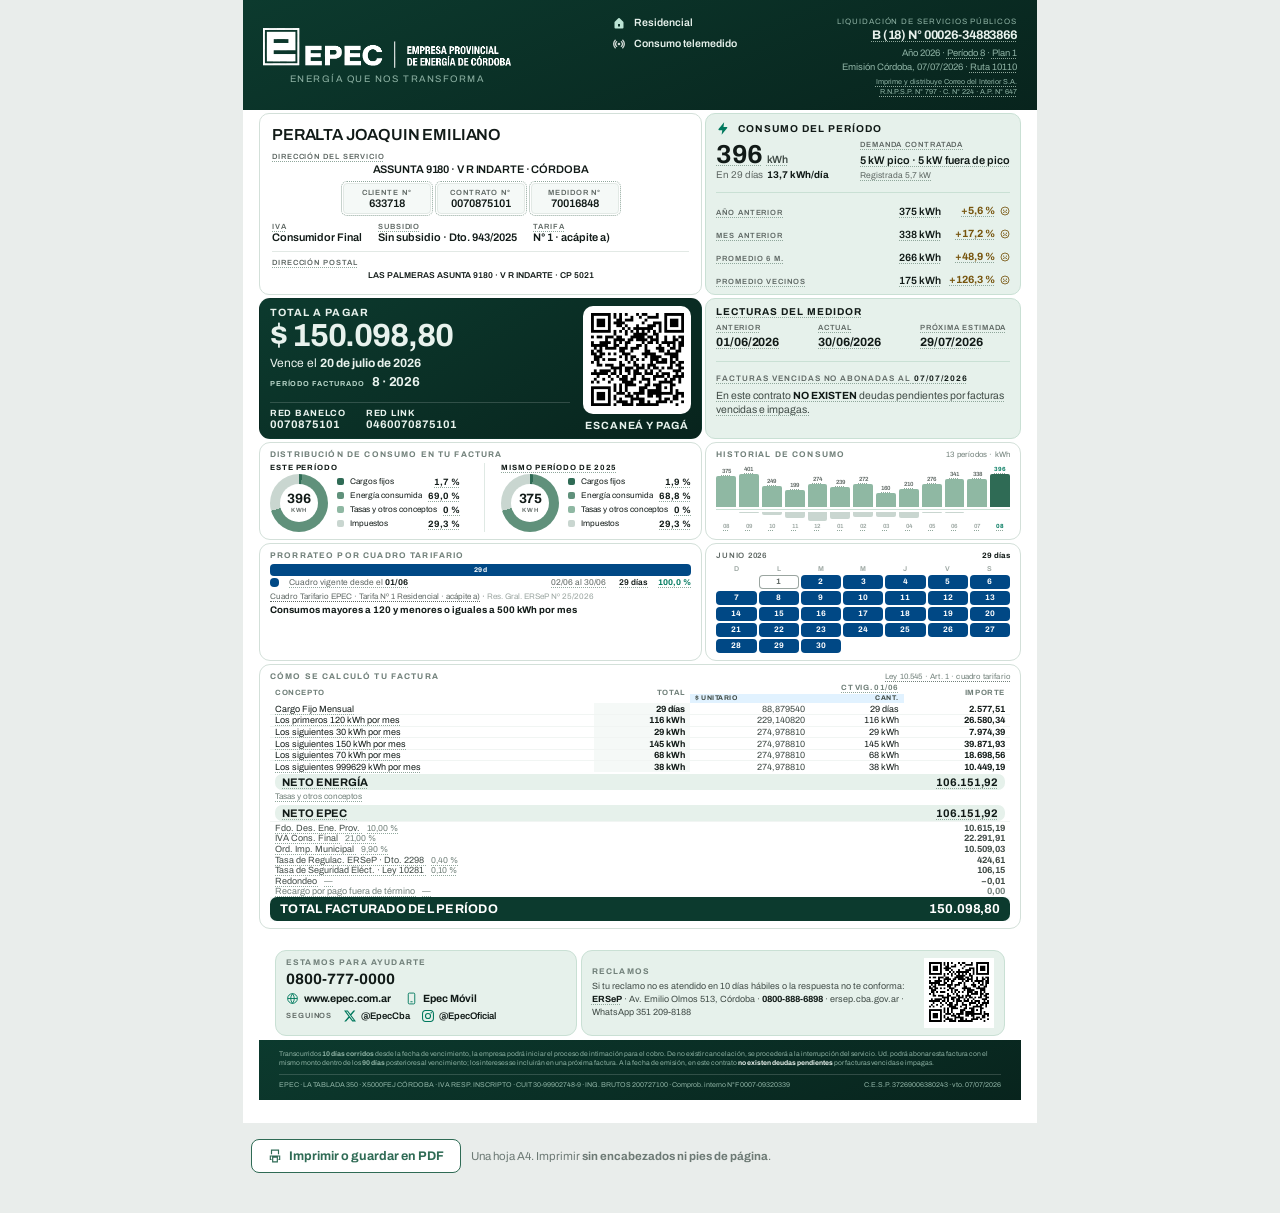
<file: diseno-factura/factura-anterior-2.html>
<!doctype html>
<html lang="es">
<head>
<meta charset="utf-8">
<meta name="viewport" content="width=device-width, initial-scale=1">
<title>Residencial · Factura EPEC</title>
<style>
@font-face{font-family:'Archivo';src:url([data-uri]) format('woff2');font-weight:100 900;font-display:swap}

:root{--qr:url("[data-uri]")}

*{box-sizing:border-box}
body{margin:0; background:#e9edeb; -webkit-font-smoothing:antialiased;
  font-family:'Archivo',system-ui,sans-serif}
.m,.liq .u,.liq .cant,.liq .i,.mono{font-family:'Archivo',system-ui,sans-serif;
  font-variant-numeric:tabular-nums}
/* La hoja ES la página: 794 x 1123 px con el margen adentro. Es lo que hace
   que el PDF salga igual en cualquier navegador y con cualquier margen. */
.hoja{width:794px; height:1123px; min-height:1123px; margin:0 auto; background:#fff;
  box-sizing:border-box; overflow:hidden; position:relative}
.acciones{max-width:794px; margin:16px auto 40px; padding:0 8px;
  display:flex; gap:10px; align-items:center}
.boton{display:inline-flex; align-items:center; gap:7px; padding:9px 16px;
  border:1px solid #2f6b55; border-radius:8px; background:#fff; color:#2f6b55;
  font-family:inherit; font-size:12.5px; font-weight:700; cursor:pointer}
.boton:hover{background:#2f6b55; color:#fff}
.boton svg{width:14px; height:14px}
.acciones span{font-size:11.5px; color:#6d7a75}
@page{size:A4; margin:0}
@media print{
  body{background:#fff}
  .acciones{display:none}
  .hoja{margin:0; box-shadow:none}
}
.hoja,.hoja *{-webkit-print-color-adjust:exact !important; print-color-adjust:exact !important}


/* P4 · Tablero — bento de P3 con el color de P1 en la celda del importe.
   Los siete tributos van al frente: la Ley 10.545 Art. 1 incisos b) y e) los
   pone en esta hoja. El espacio sale de las donas —que pasan a barras— y de
   los medios de pago, no del cálculo. */
:root{
  --verde:#01795e; --hondo:#0c3a2e; --noche:#08241d;
  --tinta:#111a17; --gris:#71807a; --p2:#3f4a45;
  --linea:#e2e9e5; --borde:#d3e0d9; --celda:#f5f9f7; --verde-suave:#e6f1eb;
  --ambar:#8a6a12; --ambar-f:#fbf3e2; --gris-f:#eef1f0;
}
.hoja{padding:0 16px 10px; color:var(--tinta); font-size:11.5px;
  display:grid; grid-template-columns:repeat(12,1fr); gap:4px;
  grid-auto-rows:min-content; align-content:start}

.c{border:1px solid var(--borde); border-radius:11px; padding:7px 10px; background:#fff;
  display:flex; flex-direction:column; min-width:0; break-inside:avoid}
.c .cab{display:flex; align-items:center; gap:7px; margin-bottom:4px}
.c .cab svg{width:13px; height:13px; flex:none; color:var(--verde)}
.c .cab span{font-size:8.2px; letter-spacing:.14em; text-transform:uppercase;
  color:var(--gris); font-weight:700}
.c .cab em{margin-left:auto; font-style:normal; font-size:7.8px; color:var(--gris);
  letter-spacing:.02em}

/* Banda de cabecera a todo el ancho, misma noche de P1. El logo va en blanco;
   el total a pagar sigue siendo la celda compacta de más abajo, no la flota. */
.encabezado{grid-column:1/-1; margin:0 -16px 0; padding:14px 20px 12px;
  background:linear-gradient(158deg,var(--hondo),var(--noche)); color:#e7f1ec;
  display:flex; justify-content:space-between; align-items:center; gap:24px}
.marca{display:flex; flex-direction:column; justify-content:center; align-items:center;
  border:0; padding:0}
.marca img{width:248px; height:auto; display:block}
.marca .lema{font-size:9.5px; letter-spacing:.16em; text-transform:uppercase;
  color:#8fb3a5; margin-top:6px; text-align:center; width:248px}
.comprob{text-align:right}
.comprob i{font-style:normal; font-size:7.8px; letter-spacing:.12em; text-transform:uppercase;
  color:#8fb3a5}
.comprob b{display:block; font-size:12.5px; letter-spacing:-.01em; color:#e7f1ec;
  margin:2px 0 4px}
.comprob span{font-size:9.4px; color:#8fb3a5; line-height:1.5}
.comprob .rnpsp{display:block; margin-top:4px; font-size:7.2px; line-height:1.35; color:#8fb3a5}

/* --- cuando cambio el cuadro tarifario --------------------------------------
   Varias vigencias adentro de un mismo periodo no se entienden en una tabla: se
   entienden en el calendario, viendo que dias cayeron en cada una. La hoja
   soporta hasta 4 cuadros tarifarios.

   Cuatro tonos oscuros, elegidos como juego y no uno por uno: azul profundo,
   bordo, naranja quemado y petroleo. El bordo con el azul es lo que le da el
   caracter; el naranja quemado y el petroleo son opuestos en la rueda y cierran
   el cuarteto. Amarillo y rojo plenos quedan afuera por leer como advertencia,
   y un cuadro tarifario no advierte nada, pero un naranja quemado a 52° ya no
   alerta: es un tono de tierra.

     v1 #004885  azul      H 251°   L* 30,2   contraste con el blanco  9,3
     v2 #9b5091  bordo     H 332°   L* 45,3   contraste con el blanco  5,3
     v3 #a95c27  naranja   H  52°   L* 47,3   contraste con el blanco  4,9
     v4 #176269  petroleo  H 205°   L* 37,7   contraste con el blanco  7,0

   Los cuatro digitos van en blanco. El naranja tuvo que bajar de L* 59,7 a 47,3
   para eso: con el naranja anterior el blanco daba 3,2, muy por debajo de AA
   para numeros de 6,6 px. Ahora da 4,9.

   El v1 arranca en 251°, el punto mas frio del juego, y es el mas oscuro de los
   cuatro: abre la serie con peso. Hubo una version en que la celda del importe
   tambien era azul y este v1 la acompanaba; esa celda volvio al verde, asi que
   ese parentesco ya no existe y el azul se sostiene solo. El petroleo esta a
   35° del verde de la marca y 7 L* mas oscuro, asi que no se confunden aunque
   compartan la tabla.

   LO QUE ESTO CUESTA, y no es un descuido: cuatro tonos oscuros no se pueden
   separar en escala de grises. Quedan en 30,2 · 37,7 · 45,3 · 47,3, o sea 2,0
   L* entre el bordo y el naranja, contra los 15,1 que daba la paleta anterior,
   que iba de clara a oscura. Impresa en blanco y negro esos dos son el mismo
   gris; el azul y el petroleo si se distinguen.

   No se rompe, degrada. Los numeros de dia siguen legibles —los cuatro digitos
   pasan AA sobre su fondo— y la leyenda nombra cada cuadro con su fecha y sus
   dias. Lo que se pierde impreso en gris es poder saltar del calendario a la
   tabla solo por el color. Fue una decision, no un olvido. */
/* Dos tarjetas: el grafico a la izquierda al ancho de las de arriba y el
   calendario a la derecha, donde le sobra lugar para crecer. Antes compartian
   una tarjeta de 12 columnas y el calendario vivia apretado en su mitad. */
.cuadros{grid-column:span 7}
.cuadros-cal{grid-column:span 5}
/* Los meses se reparten el ancho en vez de quedar cada uno de su lado con 59 px
   de aire en el medio: cada mes es flex:1 y sus siete columnas son 1fr, asi la
   celda se estira a lo que haya. Queda algo mas ancha que alta —18 x 15— y eso
   la hace llenar la tarjeta sin subirle el alto, que es lo unico que la hoja no
   tiene para dar. */
.cq-cal{display:flex; gap:16px}
.mes{flex:1; min-width:0}
.mes > i{display:flex; justify-content:space-between; align-items:baseline; gap:10px;
  font-style:normal; font-size:7.8px; font-weight:600; letter-spacing:.1em;
  text-transform:uppercase; color:#5e6763}
.mes > i em{font-style:normal; letter-spacing:0; text-transform:none;
  color:var(--tinta); font-weight:700; font-variant-numeric:tabular-nums}
.mes .sem{display:grid; grid-template-columns:repeat(7,1fr); gap:2px; margin-top:5px}
.mes .sem u{text-decoration:none; font-size:7px; font-weight:600; color:#9aa5a0; text-align:center}
.mes .dias{display:grid; grid-template-columns:repeat(7,1fr); gap:2px; margin-top:3px}
.mes .dias u{text-decoration:none}
.d{display:flex; align-items:center; justify-content:center; height:14px;
  border-radius:4px; font-size:8px; font-weight:700; font-variant-numeric:tabular-nums;
  color:#fff}
.d.fuera{background:#f1f4f2; color:#b3bdb8; font-weight:600}
.d.lect{background:#fff; color:#5e6763; box-shadow:inset 0 0 0 1px #9aa5a0}
.d.v1,.cq-barra .v1,.cq-it i.v1{background:#004885}
.d.v2,.cq-barra .v2,.cq-it i.v2{background:#9b5091}
.d.v3,.cq-barra .v3,.cq-it i.v3{background:#176269}
.d.v4,.cq-barra .v4,.cq-it i.v4{background:#a95c27}
.cq-barra{display:flex; height:12px; border-radius:4px; overflow:hidden}
.cq-barra .s{display:flex; align-items:center; justify-content:center;
  font-size:6.8px; font-weight:700; color:#fff; font-variant-numeric:tabular-nums}
.cq-it{display:grid; grid-template-columns:9px 1fr auto auto auto;
  align-items:center; gap:10px; margin-top:2px; font-size:8.4px; color:#5e6763}
.cq-it i{width:9px; height:9px; border-radius:4px}
.cq-it span b{color:var(--tinta); font-weight:700; font-variant-numeric:tabular-nums}
.cq-it em{font-style:normal; font-variant-numeric:tabular-nums}
.cq-it u{text-decoration:none; color:var(--tinta); font-weight:600;
  font-variant-numeric:tabular-nums; min-width:3.8em; text-align:right}
.cq-it .pct{min-width:3.4em; text-align:right; color:var(--verde); font-weight:700;
  font-variant-numeric:tabular-nums}
/* De que cuadro y de que tramo salieron los precios. Es texto normativo, asi
   que va citado y no parafraseado: la frase entre comillas es del cuadro
   tarifario, no nuestra. El modulo verifica que el consumo caiga adentro del
   tramo antes de escribirlo. */
.cq-tar{margin-top:5px}
.cq-tar > i{display:block; font-style:normal; font-size:8px; color:#5e6763; line-height:1.3}
.cq-tar > i u{text-decoration:none; color:#9aa5a0}
.cq-tar b{display:block; font-size:9.6px; font-weight:700; color:var(--tinta);
  line-height:1.25; margin-top:3px}

/* --- la celda del importe, con la paleta oscura de P1 --- */
.pagar{grid-column:span 7; background:linear-gradient(150deg,var(--hondo),var(--noche));
  border-color:transparent; color:#e8f2ed; display:grid;
  grid-template-columns:1fr auto; gap:13px; align-items:center}
/* «Total a pagar», «Red Banelco» y «Red Link» reciben el mismo trato que
   «Escaneá y pagá»: cuerpo mas grande, negrita y la tinta plena del panel en
   vez del gris de rotulo. Los tres nombran algo que el cliente busca —cuanto
   debe y por donde pagar—, asi que dejan de ser etiquetas al margen. El gris
   se queda en «Periodo facturado», que es dato de contexto y no una accion. */
.pagar .rot{font-size:10.5px; font-weight:700; letter-spacing:.1em;
  text-transform:uppercase; color:#e8f2ed}
.pagar .monto{font-size:32px; font-weight:700; letter-spacing:-.035em; line-height:1.02;
  display:block; margin:2px 0 3px}
.pagar .vto{font-size:12px}
.pagar .periodo{display:inline-flex; align-items:baseline; gap:7px; margin-top:5px;
  color:#e8f2ed}
.pagar .periodo i{font-style:normal; font-size:7.2px; letter-spacing:.12em;
  text-transform:uppercase; color:#b7d4c8; font-weight:700}
.pagar .periodo b{font-size:13px; font-weight:700; letter-spacing:-.02em}
.pagar .qr{display:block; width:108px; height:108px; border-radius:10px;
  background:#fff var(--qr) center/86% no-repeat}
.pagar a,.reclamo a{border-radius:8px}
/* El QR no se explica solo: la leyenda de abajo dice que hacer con el.
   Cuelga del ancla y no de la celda, asi el area clicable incluye al texto
   y el foco los encierra a los dos. */
.pagar a{grid-column:2; grid-row:1/span 2; align-self:end;
  display:flex; flex-direction:column; align-items:center; gap:6px;
  color:#e8f2ed; text-decoration:none}
.pagar .qr-pie{font-size:10.5px; font-weight:700; letter-spacing:.08em;
  text-transform:uppercase; white-space:nowrap}
.pagar a:hover .qr,.pagar a:focus .qr{outline:2px solid #fff; outline-offset:2px}
.reclamo a:hover .qr,.reclamo a:focus .qr{outline:2px solid var(--verde); outline-offset:2px}
.pagar .cod{grid-column:1; display:flex; gap:20px;
  border-top:1px solid rgba(255,255,255,.16); padding-top:5px}
.pagar .cod i{display:block; font-style:normal; font-size:9px; font-weight:700;
  letter-spacing:.08em; text-transform:uppercase; color:#e8f2ed}
.pagar .cod b{font-size:11px}
.sub{font-size:8.2px; color:var(--gris); line-height:1.3; margin:2px 0 0}
/* La tarjeta de consumo se parte en dos celdas, no en dos colores: arriba lo
   que se midio —lecturas y comparaciones— y abajo lo que se cobra —la cifra del
   periodo y las facturas vencidas—. Las dos siguen verdes y del mismo ancho, asi
   que se leen como un bloque partido y no como dos tarjetas distintas; la
   division la hace el gap de 4 px de la grilla, que es el mismo aire que separa
   al resto. Cada una ocupa su fila: la de arriba se apareja con .cli y la de
   abajo con .pagar. */
.consumo{grid-column:span 5; background:var(--verde-suave); border-color:#c9e0d4;
  border-radius:10px; display:flex; flex-direction:column; min-width:0}
/* «Consumo del período» es el titulo de la cifra mas grande de la tarjeta, y
   venia con el gris de rotulo comun: 8,2 px y #71807a, que sobre el verde suave
   da 3,58 de contraste, por debajo de AA. Sube a 10 px con la tinta plena
   —15,3— y el icono acompaña de 13 a 15 px. Es el unico encabezado de tarjeta
   que se resalta: los demas rotulan una tarjeta entera, este rotula un numero
   de 26 px y tiene que pesar como el. */
.consumo .cn-cifra{margin-top:0}
.consumo .cn-cifra .cab span{font-size:10px; letter-spacing:.1em; color:var(--tinta)}
.consumo .cn-cifra .cab svg{width:15px; height:15px}
.consumo .cn-lect{margin-top:0}
.consumo .cn-fin{display:flex; justify-content:space-between; align-items:flex-end; gap:12px}
.consumo .cn-num{display:flex; flex-direction:column; gap:2px}
.consumo .dato{font-size:26px; font-weight:700; letter-spacing:-.02em; line-height:1}
.consumo .dato small{font-size:10.5px; font-weight:600; color:var(--p2); margin-left:4px}
.consumo .cn-dia{font-size:9.8px; color:#5e6763}
.consumo .cn-dia b{color:var(--tinta); font-weight:700; font-variant-numeric:tabular-nums; margin-left:4px}
.consumo .cn-lect{margin-top:0}
/* «Lecturas del medidor» abre su celda igual que «Consumo del período» abre la
   de arriba, asi que lleva el mismo trato: 10 px y tinta plena. Los dos son
   titulos de celda; los rotulos de adentro —«anterior», «actual»— se quedan
   chicos y grises, que es lo que arma la jerarquia. */
.consumo .cn-lect > i{display:block; font-style:normal; font-size:10px; font-weight:700;
  letter-spacing:.1em; text-transform:uppercase; color:var(--tinta)}
/* Las tres lecturas dejan de ser un renglon apretado y pasan a tres columnas,
   cada una con su rotulo arriba y la fecha abajo. Al partirlas en dos lineas
   cada fecha tiene 91 px para si sola en vez de compartir 293 con las otras
   dos, asi que puede ir a 12 px —contra los 9,2 de antes— y el rotulo deja de
   pelear por el ancho. Es el uso del aire que la celda tenia de sobra. */
.consumo .cn-lg{display:grid; grid-template-columns:repeat(3,1fr); gap:12px; margin-top:6px;
  font-size:7.5px; font-weight:600; letter-spacing:.1em; text-transform:uppercase; color:#5e6763}
.consumo .cn-lg > span{display:flex; flex-direction:column; gap:3px; min-width:0}
.consumo .cn-lg b{font-size:12px; font-weight:700; color:var(--tinta); letter-spacing:-.01em;
  text-transform:none; font-variant-numeric:tabular-nums}
/* Al irse los sellos al encabezado, la tarjeta quedaba con 63 px de hueco
   entre las comparaciones y la cifra. Las cinco filas se reparten el alto
   sobrante en vez de amontonarse arriba: flex:1 y space-between, con el gap
   de 8 px como piso. */
.consumo .cn-comp{display:flex; flex-direction:column; gap:8px; flex:1;
  justify-content:space-between; margin-top:12px; padding-top:12px;
  border-top:1px solid #c9e0d4}
/* Con la cifra arriba, la celda pedia 217 px y la fila de la grilla da 191:
   los 26 que faltan salen del padding de estas cinco filas, que igual se
   siguen separando por el gap. */
.consumo .cn-fila{display:grid; grid-template-columns:1fr auto auto; align-items:baseline; gap:8px; padding:1px 0}
.consumo .cn-fila i{font-style:normal; font-size:7.5px; font-weight:600; letter-spacing:.12em;
  text-transform:uppercase; color:#5e6763}
.consumo .cn-fila b{font-variant-numeric:tabular-nums; font-weight:600; color:var(--tinta); font-size:10.5px}
/* La carita sale del signo, no de un juicio: consumir mas que la referencia es
   peor y consumir menos es mejor. Va al final del renglon, a la derecha del
   porcentaje, adentro del mismo <em>, no
   en una columna nueva, asi las filas sin cara —las bandas horarias de
   movilidad, que reparten y no comparan— no cargan con una columna vacia.

   Es SVG dibujado, no un emoji: un emoji metaria una fuente prestada en el PDF,
   que es el mismo problema que dio la flecha U+2192 en su momento.

   El ambar del renglon peor es el 700 de la rampa (#76540d) y no el --ambar de
   la hoja (#8a6a12), que sobre este verde daba 4,37 y no pasaba AA. Este da
   5,96. No se usa el rojo de alarma: un 3,9 % mas de consumo no es una alarma. */
.consumo .cn-fila em{font-style:normal; font-weight:700; font-variant-numeric:tabular-nums;
  color:var(--verde); font-size:10.5px; text-align:right; min-width:3em;
  display:inline-flex; align-items:center; justify-content:flex-end; gap:5px;
  line-height:1; align-self:center}
.consumo .cn-fila em svg{width:10px; height:10px; flex:none}
.consumo .cn-fila.mal em{color:#76540d}
.consumo .cn-item i{display:block; font-style:normal; font-size:7.5px; font-weight:600;
  letter-spacing:.12em; text-transform:uppercase; color:#5e6763}
.consumo .cn-item b{display:block; font-size:11px; font-weight:600; margin-top:4px;
  line-height:1.45; color:var(--tinta); font-variant-numeric:tabular-nums}
.consumo .cn-nota{display:block; font-size:8.5px; color:#5e6763; font-weight:400; margin-top:2px; font-variant-numeric:tabular-nums}

.cli{grid-column:span 7; padding:12px; border-radius:10px}
.ficha{display:flex; flex-direction:column; min-width:0; gap:8px}
.cli .nom{font-size:16px; font-weight:600; letter-spacing:-.01em; line-height:1.15}
.serv b,.postal b{text-align:center; display:block}
.serv i,.postal i,.lado i,.ids i{display:block; font-style:normal; font-size:7.5px;
  letter-spacing:.12em; text-transform:uppercase; color:#5e6763; font-weight:600}
.serv b{display:block; font-size:11px; font-weight:600; margin-top:2px; letter-spacing:-.01em}
.ids{display:flex; flex-wrap:wrap; gap:6px}
.ids:not(.iva){justify-content:center}
.ids:not(.iva) > div{border:1px solid var(--linea); border-radius:4px; padding:4px 10px;
  background:#f5f9f7; min-width:88px; text-align:center}
.ids.iva{gap:16px}
.ids b{font-size:11px; font-weight:600; font-variant-numeric:tabular-nums}
.ids:not(.iva) .glosa{text-decoration:none; outline:1px dotted #8fa79b; outline-offset:1px}
.ids:not(.iva) .glosa:hover,.ids:not(.iva) .glosa:focus-visible{outline-color:var(--verde); color:inherit}
.postal{padding-top:6px; border-top:1px solid var(--linea); font-size:8.5px;
  color:#5e6763; line-height:1.35}
.postal b{display:block; font-weight:600; color:var(--tinta); margin-top:2px; text-align:center}

/* Los sellos se mudaron al hueco del encabezado —326 px que no hacian nada— y
   ahi el fondo es el panel oscuro, asi que la pastilla se da vuelta: en claro
   sobre oscuro deslumbraba (11,8 de contraste, un cartel blanco al lado del
   logo). Ahora es blanco al 9 % sobre el degrade, el rotulo en la tinta del
   encabezado (8,4) y el color queda en el borde y en el icono, que es lo que
   distingue un sello de otro. La grilla es de dos columnas: entran hasta 4
   sellos sin tocar el alto del encabezado. */
/* El encabezado centra a sus tres hijos; los sellos se salen de esa regla y
   se alinean arriba, a la altura del rotulo del comprobante.

   Sin pastilla. La pastilla ocupaba 8 px de alto por sello y era lo que impedia
   que entraran 4 apilados en los 84 px utiles del encabezado; sacandola entran
   los 4 y sobra aire. Y ademas se lee mejor: al desaparecer el relleno claro el
   fondo vuelve a ser el degrade, que es mas oscuro, asi que todo gana contraste
   —el rotulo pasa de 8,4 a 11,0 y los iconos de ~6,5 a ~8,5—. El color se
   queda en el icono, que es lo unico que distingue un sello de otro.

   El padding lateral se conserva con un margen negativo que lo compensa: no se
   ve, pero al pasar el mouse aparece como pastilla redondeada. La afordancia
   sigue estando sin que haya un recuadro impreso. */
.sellos-cab{display:grid; grid-auto-flow:column; grid-template-rows:repeat(4,auto);
  gap:5px 14px; align-content:start; justify-content:center;
  align-self:flex-start; margin-top:1px}
.sello{display:inline-flex; align-items:center; gap:7px; font-size:10.5px; font-weight:600;
  line-height:1.15; white-space:nowrap; color:#e7f1ec;
  padding:0 9px; margin:0 -9px; border-radius:999px}
.sello svg{width:16px; height:16px; flex:none}
.s-res svg{color:#bce4d5}
.s-gd svg{color:#f6d6a0}
.s-mov svg{color:#a8d2f0}
.s-avi svg{color:#f7c2bb}
/* «Consumo telemedido» no es una categoria de cliente ni un servicio: es
   como se lee el medidor. Por eso va en un neutro y no en un color del
   juego —verde categoria, ambar generacion distribuida, azul movilidad—:
   describe el aparato y no al titular, asi que no compite con los que si
   clasifican. Da 8,7 de contraste sobre el degrade del encabezado. */
.s-tel svg{color:#cfd8d4}
/* Facturas vencidas. El hueco esta hecho para las dos respuestas, no para una:
   sin deuda es una frase, con deuda es la lista de comprobantes impagos. La
   fecha de corte es la de emision de esta misma factura: decir «al» sin fecha
   no informa nada.

   Las comparaciones de arriba son el fuelle: tienen 79 px de holgura repartida
   y la ceden. Medida la curva completa, porque la deuda es dato obligatorio y
   la comparacion no —si hay que sacrificar algo, se sacrifica la comparacion:

     5 comparaciones -> entran hasta 2 vencidas
     4 comparaciones -> entran hasta 4
     3 comparaciones -> entran hasta 6

   Pasado ese punto la hoja se desborda: el generador del cliente tiene que
   recortar comparaciones, nunca esconder un renglon de deuda. */
.consumo .cn-deuda{margin-top:12px; padding-top:12px; border-top:1px solid #c9e0d4; flex:1}
/* El bloque ocupa todo el alto que queda debajo de las lecturas: el filete de
   separacion sube y la caja llega hasta el borde de la celda. Lo que ocupa el
   lugar es la caja, no el cuerpo de la letra, que se queda como estaba —8 px el
   rotulo, 10,4 el texto—. El aire que sobra queda adentro del bloque, debajo
   del texto, que es justo donde va a entrar la lista de comprobantes impagos
   cuando la haya. */
.consumo .cn-deuda > i{display:block; font-style:normal; font-size:8px; font-weight:600;
  letter-spacing:.12em; text-transform:uppercase; color:#5e6763}
.consumo .cn-deuda > i b{font-variant-numeric:tabular-nums; color:var(--tinta); font-weight:700}
.consumo .cn-deuda p{margin:6px 0 0; font-size:10.4px; line-height:1.4; color:var(--p2);
  text-wrap:pretty}
.consumo .cn-deuda p b{color:var(--tinta); font-weight:700}
.consumo .cn-dfila{display:grid; grid-template-columns:1fr auto auto; align-items:baseline;
  gap:8px; margin-top:5px; font-size:9.6px; color:var(--p2)}
.consumo .cn-dfila span{font-variant-numeric:tabular-nums}
.consumo .cn-dfila em{font-style:normal; font-size:8.2px; color:#5e6763;
  font-variant-numeric:tabular-nums}
.consumo .cn-dfila b{font-variant-numeric:tabular-nums; font-weight:700; color:#a83630}
.consumo .cn-dtot{display:flex; justify-content:space-between; align-items:baseline;
  margin-top:5px; padding-top:5px; border-top:1px solid #c9e0d4; font-size:9px}
.consumo .cn-dtot b{font-size:11px; font-weight:700; color:#a83630;
  font-variant-numeric:tabular-nums}

/* --- historial de consumo -----------------------------------------------
   Trece periodos en el hueco de 5 columnas que dejaba la tarjeta de las
   tortas. Es el mismo lenguaje del anexo —consumido hacia arriba, eje,
   inyectado hacia abajo— comprimido: alla el grafico mide 150 px de alto y
   aca 31, asi que se va el numero del inyectado y queda su barra, que es lo
   que evita que compita con el consumido.

   Las dos series van con escalas distintas y a proposito: el consumo llega a
   401 kWh y la inyeccion a 24. En una escala compartida la inyeccion medria
   medio pixel y no se veria nada. Lo dice la glosa. */
.hist{grid-column:span 5}
.hs{margin-top:3px}
.hs-con{display:flex; align-items:flex-end; gap:3px}
/* Las tres franjas son filas propias y no columnas apiladas: si el mes colgara
   de su barra de inyeccion, cada etiqueta quedaria a una altura distinta segun
   cuanto se inyecto ese mes. Asi los trece meses caen sobre la misma linea. */
.hs-iny{display:flex; align-items:flex-start; gap:3px; height:9px}
.hs-mes{display:flex; gap:3px; margin-top:2px}
.hs-con > div,.hs-iny > div{flex:1; min-width:0; display:flex; flex-direction:column;
  align-items:center}
.hs-con > div{justify-content:flex-end}
.hs-mes b{flex:1; min-width:0; text-align:center}
.hs-eje{border-top:1px solid #c9e0d4; margin:2px 0}
.hs u{text-decoration:none; font-size:6px; font-weight:600; color:#5e6763;
  font-variant-numeric:tabular-nums; line-height:1; margin-bottom:2px}
.hs i{width:100%; background:#8fb8a3; border-radius:2px 2px 0 0; display:block}
.hs s{width:100%; background:#c9d6d0; border-radius:0 0 2px 2px; display:block}
.hs b{font-size:6px; font-weight:600; color:#9aa5a0; font-variant-numeric:tabular-nums;
  line-height:1}
.hs .hoy i{background:#2f6b55}
.hs .hoy s{background:#8fb8a3}
.hs .hoy u,.hs-mes b.hoy{color:var(--verde); font-weight:700}

/* --- composición: una barra por rubro, escalada al mayor.
   Un stacked bar de 9 px escondía el 4,8 % de cargos fijos. --- */
.comp{grid-column:span 7}
/* Las dos tortas se juntan: las columnas dejan de ser 1fr —que las empujaba a
   cada punta de los 762 px— y pasan a medir lo que miden. El par arranca a la
   izquierda, debajo del titulo, asi el aire que sobra queda de un solo lado y
   no partido en dos. El kWh del periodo va adentro del circulo,
   que estaba vacio y es donde el ojo cae primero: la torta deja de ser un
   adorno al lado de la leyenda y pasa a mostrar de cuanto es el reparto. */
.tortas{display:grid; grid-template-columns:auto auto; justify-content:start;
  gap:8px 10px}
.ct .tt{display:flex; align-items:baseline; gap:7px; font-size:8.4px; letter-spacing:.12em;
  text-transform:uppercase; font-weight:700; margin-bottom:2px}
.ct .tt em{font-style:normal; letter-spacing:.02em; text-transform:none; color:var(--gris);
  font-weight:400; font-size:7.8px}
.ctf{display:flex; align-items:center; gap:7px}
.dona{width:58px; height:58px; border-radius:50%; flex:none; position:relative;
  display:flex; align-items:center; justify-content:center}
.dona::before{content:''; position:absolute; inset:10px; border-radius:50%; background:#fff}
.dona b{position:relative; z-index:1; display:flex; flex-direction:column; align-items:center;
  line-height:1; font-variant-numeric:tabular-nums; font-weight:700; font-size:13.5px;
  letter-spacing:-.02em; color:var(--tinta)}
.dona b i{font-style:normal; font-size:6px; font-weight:600; letter-spacing:.1em;
  text-transform:uppercase; color:#5e6763; margin-top:2px}
.ley{display:flex; flex-direction:column; gap:3px; min-width:0; flex:none}
.ley .li{display:grid; grid-template-columns:8px 1fr auto; align-items:center; gap:7px; font-size:9.4px}
.ley .li i{width:8px; height:8px; border-radius:2px}
.ley .li span{color:var(--tinta); overflow:hidden; text-overflow:ellipsis; white-space:nowrap}
.ley .li b{font-family:'Archivo',system-ui,sans-serif; font-variant-numeric:tabular-nums; font-weight:700;
  font-size:10.5px; color:var(--tinta); text-align:right}

.consumo{justify-content:space-between}
.spark{margin-top:4px}
.spark-cab{display:flex; justify-content:space-between; align-items:baseline;
  font-size:7.2px; letter-spacing:.1em; text-transform:uppercase; color:var(--gris);
  font-weight:700}
.spark-cab em{font-style:normal; letter-spacing:0; text-transform:none; color:var(--verde);
  font-family:'Archivo',system-ui,sans-serif; font-variant-numeric:tabular-nums; font-size:8.4px; font-weight:700}
.spark-bars{display:flex; align-items:flex-end; gap:5px; margin-top:5px}
.spark-bars > div{flex:1; min-width:0; display:flex; flex-direction:column;
  align-items:center; gap:2px}
.spark-bars i{width:100%; background:#b7d0c4; border-radius:2px 2px 0 0; display:block}
.spark-bars .hoy i{background:var(--verde)}
.spark-bars u{text-decoration:none; font-family:'Archivo',system-ui,sans-serif; font-variant-numeric:tabular-nums; font-size:7.2px;
  color:var(--p2)}
.spark-bars .hoy u{font-weight:700; color:var(--verde)}
.spark-bars span{font-size:6.6px; color:var(--gris); letter-spacing:-.02em}


.calc .cab a{color:inherit; text-decoration:none; border-bottom:1px dotted currentColor}
.calc .cab a:hover{color:var(--verde)}
@media print{
  .calc .cab a{border-bottom:0; color:inherit}
}

/* --- liquidación con los tributos adentro --- */
.calc{grid-column:span 12; break-inside:avoid}
.liq{width:100%; border-collapse:collapse; font-size:9.4px}
.liq thead th{font-size:7.6px; letter-spacing:.08em; text-transform:uppercase; color:var(--gris);
  font-weight:700; text-align:right; padding:0 5px 3px}
.liq thead th:first-child{text-align:left}
.liq thead .sub th{font-size:6.8px; padding-bottom:3px}
.liq tbody th{text-align:left; font-weight:400; padding:1.5px 5px}
.liq tbody td{text-align:right; padding:1.5px 5px; white-space:nowrap}
.liq tbody tr+tr th,.liq tbody tr+tr td{border-top:1px solid #f1f5f3}
.liq .u{color:var(--p2)}
.liq .tot{font-weight:700; background:var(--celda)}
.liq .i{font-weight:700}
.liq .cred th,.liq .cred .i{color:var(--verde)}

/* El bloque de cargas no se puede partir entre páginas: es la apertura que
   pide la ley y se lee como una unidad con el neto y el total. */
/* Las columnas de cada vigencia llevan el pastel de su color en el calendario,
   asi el numero que se ve arriba pintado se encuentra abajo en su cuenta.

   La columna Total va segunda, pegada al concepto y antes de las vigencias: se
   lee cuanto dio en total y recien despues como se reparte. Por eso los indices
   de aca arrancan en el hijo 3 y no en el 2.

   El reparto es desde el primero: la vigencia N se lleva siempre el pastel N,
   tenga la tabla 2, 3 o 4. Lo unico que hace la clase nv es acotar hasta donde
   llegan las columnas de vigencia, para no pintar el Importe, que viene despues
   y se corre de lugar segun cuantas haya.

   Los cuatro pasteles se igualan en claridad, ~95 L*, al reves que en el
   calendario: en una tabla el tono ya alcanza para mapear la columna, y cuatro
   fondos de peso distinto harian que una columna se lea antes que las otras.
   El orden de tonos es el mismo del calendario —azul, bordo, petroleo,
   naranja—. La tinta de las cantidades queda entre 15,4 y 15,7 de contraste y
   la de los unitarios entre 8,0 y 8,2. */
.liq:is(.nv2,.nv3,.nv4) thead tr:first-child th:nth-child(3),
.liq thead .sub th:nth-child(-n+2),
.liq:is(.nv2,.nv3,.nv4) tbody:not(.cargas) td:nth-child(3),
.liq:is(.nv2,.nv3,.nv4) tbody:not(.cargas) td:nth-child(4){background:#e1f2ff}
.liq:is(.nv2,.nv3,.nv4) thead tr:first-child th:nth-child(4),
.liq thead .sub th:nth-child(n+3):nth-child(-n+4),
.liq:is(.nv2,.nv3,.nv4) tbody:not(.cargas) td:nth-child(5),
.liq:is(.nv2,.nv3,.nv4) tbody:not(.cargas) td:nth-child(6){background:#fee9fa}
.liq:is(.nv3,.nv4) thead tr:first-child th:nth-child(5),
.liq thead .sub th:nth-child(n+5):nth-child(-n+6),
.liq:is(.nv3,.nv4) tbody:not(.cargas) td:nth-child(7),
.liq:is(.nv3,.nv4) tbody:not(.cargas) td:nth-child(8){background:#d8f7fa}
.liq.nv4 thead tr:first-child th:nth-child(6),
.liq thead .sub th:nth-child(n+7):nth-child(-n+8),
.liq.nv4 tbody:not(.cargas) td:nth-child(9),
.liq.nv4 tbody:not(.cargas) td:nth-child(10){background:#ffe9d8}
/* Sobre el pastel el gris de los encabezados caia a 3,8 de contraste, y en
   blanco ya venia en 4,1: por debajo de AA las dos veces. Pasan a la tinta
   media, que da 8,4. */
.liq.nv2 thead tr:first-child th:nth-child(n+3):nth-child(-n+4),
.liq.nv3 thead tr:first-child th:nth-child(n+3):nth-child(-n+5),
.liq.nv4 thead tr:first-child th:nth-child(n+3):nth-child(-n+6),
.liq thead .sub th{color:var(--p2)}
/* Entre los dos netos va lo que no entra en la base de los tributos. Aca es el
   credito por la energia inyectada: los cinco tributos de este contrato se
   calculan sobre 35.070,89 —cargo fijo mas los tres escalones— y el credito
   recien se resta despues, para dar el NETO EPEC de 33.773,99. Con un solo neto
   la hoja decia que el 10 % de FODEP salia de 33.773,99, y no cierra: da
   3.377,40 y la factura cobra 3.507,10.

   Es una regla de la hoja, no de este cliente: si no hay nada entre los dos
   netos el renglon queda vacio, para que el NETO EPEC caiga siempre en el mismo
   lugar y dos facturas distintas se comparen de frente. */
.liq tr.otro th{text-align:left; font-weight:400; padding:1px 5px 1px 16px; color:var(--p2)}
.liq tr.otro td{padding:1px 5px}
.liq tr.otro .i{font-weight:700}
.liq tr.otro.cred th,.liq tr.otro.cred .i{color:var(--verde)}
/* Cuando el cliente no tiene tasas ni otros conceptos el renglon se queda con
   el nombre y sin importe: la tabla tiene la misma forma para todos y el NETO
   EPEC cae siempre en el mismo lugar. */
.liq tr.otro.vacio th{color:var(--gris); font-size:8.2px; line-height:1; padding-top:2px; padding-bottom:2px}
.liq tr.neto+tr.otro th,.liq tr.neto+tr.otro td{border-top:0}
.liq .cargas{break-inside:avoid}
/* La franja del NETO era tres celdas pintadas del mismo color, y entre celda
   y celda el rasterizador dejaba una hairline de 1 px: en el PDF la banda salia
   partida en el limite de las columnas. Pasa a ser una sola celda con un div
   adentro, que es el mismo patron que ya usa la barra del TOTAL, asi el fondo
   es un unico rectangulo y no hay junturas que rellenar. */
.liq .neto td{padding:0; background:transparent; border:0}
.liq .neto .barra-neto{background:var(--verde-suave); border-radius:7px;
  font-weight:700; font-size:11px; padding:2px 7px; margin-top:2px;
  display:flex; justify-content:space-between; align-items:baseline}
.liq .neto .barra-neto b{font-variant-numeric:tabular-nums; font-weight:700}
.liq tr.trib th{padding:1px 5px 1px 16px; font-weight:400; color:var(--p2)}
.liq tr.trib td{padding:1px 5px; color:var(--p2)}
.liq tr.trib em{font-style:normal; color:var(--gris); margin-left:5px; font-size:8.6px}
.liq tr.trib.apagado th,.liq tr.trib.apagado td{color:var(--gris)}
.liq tr.trib+tr.trib th,.liq tr.trib+tr.trib td{border-top:0}
.liq tfoot .tot td{padding:0; background:transparent; border:0}
.liq tfoot .tot .barra-tot{background:var(--hondo); color:#fff; font-size:12.5px;
  font-weight:700; padding:5px 10px; border-radius:7px; letter-spacing:.02em;
  display:flex; justify-content:space-between; align-items:center}
.liq tfoot .tot b{font-family:'Archivo',system-ui,sans-serif; font-variant-numeric:tabular-nums; font-size:13px;
  letter-spacing:-.01em; font-weight:700}

/* --- pie --- */
.ayuda{grid-column:span 5; background:var(--verde-suave); border-color:#c9e0d4}
.tel{font-size:15px; font-weight:700; font-family:'Archivo',system-ui,sans-serif; font-variant-numeric:tabular-nums}
.ayuda a{color:inherit; text-decoration:none}
.canales{display:flex; flex-wrap:wrap; gap:6px 14px; margin-top:5px}
.canales a{display:inline-flex; align-items:center; gap:5px; font-size:10.5px;
  font-weight:700; color:var(--tinta)}
.canales svg{width:13px; height:13px; color:var(--verde); flex:none}
.redes{display:flex; flex-wrap:wrap; align-items:center; gap:4px 12px; margin-top:5px}
.redes i{font-style:normal; font-size:7.5px; letter-spacing:.12em; text-transform:uppercase;
  color:#5e6763; font-weight:600}
.redes a{display:inline-flex; align-items:center; gap:5px; font-size:9.5px; font-weight:600;
  color:var(--tinta)}
.redes svg{width:12px; height:12px; color:var(--verde); flex:none}
.reclamo{grid-column:span 7; display:grid; grid-template-columns:1fr auto; gap:11px;
  align-items:center; background:var(--verde-suave); border-color:#c9e0d4}
.reclamo p{margin:0; font-size:9px; line-height:1.45; color:var(--p2)}
.reclamo p b{color:var(--tinta)}
.reclamo .qr{display:block; width:70px; height:70px;
  background:#fff var(--qr) center/86% no-repeat}
/* El pie va clavado al borde inferior de la hoja, con la misma banda oscura
   que el encabezado: cierra la pagina y no se corre segun cuanto contenido
   entre arriba. Absoluto contra .hoja, que ya es position:relative y mide
   1123 px fijos, asi que left/right/bottom:0 da el sangrado completo sin
   necesidad de margenes negativos. */
.pie{position:absolute; left:0; right:0; bottom:0; padding:10px 20px 11px;
  background:linear-gradient(158deg,var(--hondo),var(--noche))}
.legal{font-size:6.8px; line-height:1.32; color:#8fb3a5;
  text-wrap:pretty; margin:0; padding:0}
.legal b{color:#e7f1ec}
.fiscal{display:flex; justify-content:space-between; gap:14px;
  border-top:1px solid rgba(255,255,255,.16); margin-top:6px; padding-top:5px;
  font-size:7px; color:#8fb3a5; line-height:1.32}
.fiscal .cae{font-family:'Archivo',system-ui,sans-serif; font-variant-numeric:tabular-nums; text-align:right; white-space:nowrap}


.glosa{
  cursor:help; text-decoration:underline dotted; text-decoration-color:#8fa79b;
  text-underline-offset:2px; text-decoration-thickness:1px;
}
.glosa:hover,.glosa:focus-visible{
  text-decoration-color:var(--verde); color:var(--verde); outline:none;
}
.sello.glosa,.pagar .glosa,.periodo.glosa,.cod .glosa,.pie .glosa,
.d.glosa{text-decoration:none}
.sello.glosa{outline:0}
.sellos-cab .glosa:hover,.sellos-cab .glosa:focus-visible{background:rgba(255,255,255,.16)}
.sello.glosa:hover,.sello.glosa:focus-visible{outline-color:var(--verde); color:inherit}
.pagar .glosa,.pagar .glosa:hover,.pagar .glosa:focus-visible,
.pie .glosa,.pie .glosa:hover,.pie .glosa:focus-visible{color:inherit}
.pagar .periodo.glosa{cursor:help}
#glosa-popup{
  position:absolute; z-index:30; max-width:268px;
  background:#fff; color:#1c2622; border:1px solid #2f6b55; border-radius:5px;
  box-shadow:0 8px 22px rgba(22,33,28,.16); padding:8px 10px 9px;
  font-family:'Archivo',sans-serif; font-size:10.5px; line-height:1.45;
  pointer-events:none;
}
#glosa-popup[data-pinned="1"]{pointer-events:auto}
#glosa-popup b{display:block; font-size:10px; color:#2f6b55; margin-bottom:3px; letter-spacing:.02em}
#glosa-popup span{display:block}
@media print{
  .glosa,.sello.glosa,.ids .glosa,.lado .item.glosa{
    text-decoration:none !important; cursor:inherit; outline:none !important; color:inherit !important;
  }
  #glosa-popup{display:none !important}
}


/* --- ajustes de tools/generar-p4-real.py --- */
/* La fila sin dato no puede quedar en verde, que en esa tarjeta se lee como
   "te fue bien". El gris es el mismo que usan los rotulos de la fila. */
.consumo .cn-fila.sindato em{color:#5e6763; font-weight:600}
/* La fila sin dato no lleva carita, pero le guarda el lugar: si no, la raya se
   corre a la derecha y cae bajo las caritas en vez de bajo los porcentajes. */
.consumo .cn-fila.sindato em::after{content:''; width:10px; flex:none}

/* Las comparaciones tienen que leerse en columna sin parecer una tabla: nada de
   filetes, ni fondos alternados, ni encabezados. Solo que los kWh caigan unos
   debajo de otros y los porcentajes tambien.

   Cada .cn-fila era su propia grilla, asi que sus columnas `auto` se median
   fila por fila: "0 kWh" y "175 kWh" no empezaban en el mismo lugar y
   "+132,6 %" corria el borde respecto de "—". Con subgrid las cuatro filas
   toman las columnas del contenedor y comparten los anchos. La declaracion de
   arriba queda como respaldo para un navegador sin subgrid: vuelve a lo de
   antes en vez de romperse. */
.consumo .cn-comp{display:grid; grid-template-columns:1fr auto auto;
  align-content:space-between; gap:8px 8px}
.consumo .cn-fila{grid-column:1 / -1;
  grid-template-columns:1fr auto auto;
  grid-template-columns:subgrid}
/* Los numeros van a la derecha de su columna, que es lo que hace que se lean
   de arriba abajo aunque tengan distinta cantidad de digitos. */
.consumo .cn-fila b{text-align:right}

/* Las dos tortas se leen de a pares, y con 10 px de separacion los porcentajes
   de la primera terminaban tocando el titulo de la segunda. Se separan con el
   aire que sobra en la tarjeta y una linea fina en el medio.

   Las columnas siguen midiendo su contenido y NO se reparten en mitades
   iguales: forzarlas a 1fr le come el ancho a la leyenda y "Tasas y otros
   conceptos" se corta en puntos suspensivos, que es peor que el desalineado
   que venia a arreglar. */
.comp .tortas{grid-template-columns:auto auto; justify-content:space-between;
  gap:8px 16px}
.comp .ct + .ct{padding-left:16px; border-left:1px solid #dfe9e4}
.comp .ctf{gap:9px}
/* La leyenda venia con la misma letra que los renglones que se leen de a uno,
   y aca son cuatro filas cortas que se leen de un vistazo y en paralelo con las
   cuatro de al lado: pide menos cuerpo. Bajando la letra tambien sobra ancho,
   que es lo que hacia que la etiqueta larga quedara al filo. */
.comp .ct .tt{font-size:7.6px}
.comp .ley{gap:4px}
.comp .ley .li{font-size:8.2px; gap:6px; grid-template-columns:7px 1fr auto}
.comp .ley .li i{width:7px; height:7px}
.comp .ley .li b{font-size:9.2px}

/* Un suministro cambia de titular y los periodos del contrato anterior son el
   consumo de OTRA persona. No se borran —el eje perderia sus meses— pero se
   rayan: la diagonal dice "acá no hay nada tuyo" sin afirmar un valor. Gris muy
   claro y sin numero, para que nunca compita con una barra de verdad. */
.hs-con .ajeno i{height:33.0px;
  background:repeating-linear-gradient(45deg,#dfe9e4 0 2px,transparent 2px 5px)}
.hs-iny .ajeno s{height:9.0px;
  background:repeating-linear-gradient(45deg,#e7eeea 0 2px,transparent 2px 5px)}
.hs-con .ajeno u{color:#c2ccc7}
/* La misma diagonal en la dona, cuando el período del año pasado tampoco es
   de este contrato. La leyenda va con guiones y sin color de rubro. */
.comp .dona.ajeno{background:repeating-linear-gradient(45deg,#dfe9e4 0 3px,#fff 3px 7px)}
.comp .dona.ajeno b{color:#8b938f; font-size:15px}
.comp .sindatos .ley .li b{color:#8b938f}
.comp .sindatos .ley .li span{color:#5e6763}

/* «Estamos para ayudarte» y «Reclamos» van clavadas al fondo de la hoja, no
   flotando donde termine el cuadro de liquidacion. Antes colgaban del flujo:
   el P4 quedaba pegado al pie de casualidad y movilidad dejaba 80 px de blanco
   abajo, asi que la misma tarjeta caia en tres alturas distintas segun cuanto
   contenido tuviera arriba.

   Se anclan JUNTO CON el pie en un contenedor pegado a bottom:0, en vez de
   darles un desplazamiento calculado: asi no hay que saber cuanto mide el pie
   —60 px en el P4 y 69 en movilidad— ni actualizarlo si cambia el texto legal.
   El aire que sobra queda arriba, que es donde no molesta. */
.fondo{position:absolute; left:0; right:0; bottom:0}
.fondo .tarjetas{display:grid; grid-template-columns:repeat(12,1fr); gap:4px;
  padding:0 16px 4px}
.fondo .pie{position:static}

/* La linea que cierra la tarjeta de vigencias. Va en el gris mas chico de la
   hoja: es contexto, no un dato que haya que leer para pagar. */
.cq-nota{font-size:7.2px; line-height:1.3; color:#8b938f; margin-top:3px}

/* El nombre del cuadro tarifario enlaza a los precios publicados. Se estila
   igual que el enlace del encabezado de la liquidacion —punteado, sin cambiar
   de color— para que se note que es clickeable sin romper la linea de texto
   gris. Impreso no queda subrayado: en papel un enlace no lleva a ningun lado. */
.cq-tar > i a{color:inherit; text-decoration:none;
  border-bottom:1px dotted currentColor}
.cq-tar > i a:hover{color:var(--verde)}
@media print{ .cq-tar > i a{border-bottom:0; color:inherit} }
/* --- demo: compactar liquidación para facturas densas (708751 GD) --- */
.hoja{gap:3px}
.hoja .liq{font-size:9px}
.hoja .liq tbody th,.hoja .liq tbody td{padding:0.3px 5px}
.hoja .liq thead th{padding-bottom:2px}
.hoja .liq thead .sub th{padding-bottom:1px}
.hoja .calc .cab{margin-bottom:2px}
.hoja .calc .tt{margin-bottom:1px}
.hoja .barra-neto{margin-top:1px; padding:1px 7px; font-size:10.5px}
.hoja .barra-tot{padding:3px 10px; font-size:12px}
/* --- demo: separar el pie del cálculo (facturas densas 708751) --- */
.hoja{min-height:1123px !important; height:auto !important; overflow:visible !important}
.hoja .fondo{position:static !important; grid-column:1 / -1 !important; left:auto; right:auto; bottom:auto; margin-top:12px}
.hoja .calc{margin-bottom:6px}
</style>
</head>
<body>

<div class="hoja">

  <header class="encabezado">
    <div class="marca">
      <img src="[data-uri]" alt="EPEC · Empresa Provincial de Energía de Córdoba">
      <div class="lema">Energía que nos transforma</div>
    </div>
    <div class="sellos-cab">
      <span class="sello s-res glosa" data-glosa="sello-residencial" tabindex="0"><svg viewBox="0 0 32 32" aria-hidden="true"><path d="M9 25V15l7-7l7 7v10Z" fill="none" stroke="currentColor" stroke-width="4" stroke-linejoin="round"/><path fill-rule="evenodd" d="M9 25V15l7-7l7 7v10Z M14 18h4v7h-4Z" fill="currentColor" stroke="none"/></svg>Residencial</span>
      <span class="sello s-tel glosa" data-glosa="sello-tele" tabindex="0"><svg viewBox="0 0 24 24" aria-hidden="true"><path fill="currentColor" d="M12 10a2 2 0 1 1 0 4a2 2 0 0 1 0-4m-4.24-2.24a1 1 0 0 1 1.41 1.41a4 4 0 0 0 0 5.66a1 1 0 1 1-1.41 1.41a6 6 0 0 1 0-8.48m8.48 0a6 6 0 0 1 0 8.48a1 1 0 1 1-1.41-1.41a4 4 0 0 0 0-5.66a1 1 0 0 1 1.41-1.41M5.64 5.64a1 1 0 0 1 1.41 1.41a7 7 0 0 0 0 9.9a1 1 0 1 1-1.41 1.41a9 9 0 0 1 0-12.72m12.72 0a9 9 0 0 1 0 12.72a1 1 0 1 1-1.41-1.41a7 7 0 0 0 0-9.9a1 1 0 0 1 1.41-1.41"/></svg>Consumo telemedido</span>
    </div>
    <div class="comprob">
      <i>Liquidación de servicios públicos</i>
      <b class="m glosa" data-glosa="tipo-b" tabindex="0">B (18) N° 00026-34883866</b>
      <span>Año 2026 · <span class="glosa" data-glosa="periodo" tabindex="0">Período 8</span> · <span class="glosa" data-glosa="plan" tabindex="0">Plan 1</span><br>
        Emisión Córdoba, 07/07/2026 · <span class="glosa" data-glosa="ruta" tabindex="0">Ruta 10110</span></span>
      <span class="rnpsp glosa" data-glosa="rnpsp" tabindex="0">Imprime y distribuye Correo del Interior S.A.<br>R.N.P.S.P. N° 797 · C. N° 224 · A.P. N° 647</span>
    </div>
  </header>

  <div class="c cli">
    <div class="ficha">
      <div class="nom">PERALTA JOAQUIN EMILIANO</div>
      <div class="serv">
        <i class="glosa" data-glosa="serv" tabindex="0">Dirección del servicio</i>
        <b>ASSUNTA 9180 · V R INDARTE · CÓRDOBA</b>
      </div>
      <div class="ids">
        <div class="glosa" data-glosa="ids" tabindex="0"><i>Cliente N°</i><b class="m">633718</b></div>
        <div class="glosa" data-glosa="ids" tabindex="0"><i>Contrato N°</i><b class="m">0070875101</b></div>
        <div class="glosa" data-glosa="ids" tabindex="0"><i>Medidor N°</i><b class="m">70016848</b></div>
      </div>
      <div class="ids iva">
        <div><i class="glosa" data-glosa="iva-cond" tabindex="0">IVA</i><b>Consumidor Final</b></div>
        <div><i class="glosa" data-glosa="subsidio" tabindex="0">Subsidio</i><b>Sin subsidio · Dto. 943/2025</b></div>
        <div><i class="glosa" data-glosa="acapite" tabindex="0">Tarifa</i><b>N° 1 · acápite a)</b></div>
      </div>
      <div class="postal">
        <i class="glosa" data-glosa="postal" tabindex="0">Dirección postal</i>
        <b>LAS PALMERAS ASUNTA 9180 · V R INDARTE · CP 5021</b>
      </div>
    </div>
  </div>

  <div class="c consumo">

    <div class="cn-cifra">
      <div class="cab"><svg viewBox="0 0 24 24" aria-hidden="true"><path fill="currentColor" d="M13 2L4.09 12.97a1 1 0 0 0 .77 1.63H10l-1 7.4l8.91-10.97a1 1 0 0 0-.77-1.63H12z"/></svg><span>Consumo del período</span></div>
      <div class="cn-fin">
        <div class="cn-num">
          <div class="dato m glosa" data-glosa="kwh" tabindex="0">396<small>kWh</small></div>
          <div class="cn-dia">En 29 días<b>13,7 kWh/día</b></div>
        </div>
        <div class="cn-item glosa" data-glosa="demanda" tabindex="0">
          <i>Demanda contratada</i>
          <b>5 kW pico · 5 kW fuera de pico</b>
          <span class="cn-nota">Registrada 5,7 kW</span>
        </div>
      </div>
    </div>

    <div class="cn-comp">
      <div class="cn-fila mal glosa" data-glosa="anio" tabindex="0"><i>Año anterior</i><b>375 kWh</b><em>+5,6 %<svg viewBox="0 0 24 24" aria-hidden="true"><circle cx="12" cy="12" r="9.6" fill="none" stroke="currentColor" stroke-width="2"/><circle cx="8.7" cy="9.9" r="1.5" fill="currentColor"/><circle cx="15.3" cy="9.9" r="1.5" fill="currentColor"/><path d="M7.4 16.4a5.3 5.3 0 0 1 9.2 0" fill="none" stroke="currentColor" stroke-width="2" stroke-linecap="round"/></svg></em></div><div class="cn-fila mal glosa" data-glosa="mes" tabindex="0"><i>Mes anterior</i><b>338 kWh</b><em>+17,2 %<svg viewBox="0 0 24 24" aria-hidden="true"><circle cx="12" cy="12" r="9.6" fill="none" stroke="currentColor" stroke-width="2"/><circle cx="8.7" cy="9.9" r="1.5" fill="currentColor"/><circle cx="15.3" cy="9.9" r="1.5" fill="currentColor"/><path d="M7.4 16.4a5.3 5.3 0 0 1 9.2 0" fill="none" stroke="currentColor" stroke-width="2" stroke-linecap="round"/></svg></em></div><div class="cn-fila mal glosa" data-glosa="promedio" tabindex="0"><i>Promedio 6 m.</i><b>266 kWh</b><em>+48,9 %<svg viewBox="0 0 24 24" aria-hidden="true"><circle cx="12" cy="12" r="9.6" fill="none" stroke="currentColor" stroke-width="2"/><circle cx="8.7" cy="9.9" r="1.5" fill="currentColor"/><circle cx="15.3" cy="9.9" r="1.5" fill="currentColor"/><path d="M7.4 16.4a5.3 5.3 0 0 1 9.2 0" fill="none" stroke="currentColor" stroke-width="2" stroke-linecap="round"/></svg></em></div><div class="cn-fila mal glosa" data-glosa="vecinos" tabindex="0"><i>Promedio vecinos</i><b>175 kWh</b><em>+126,3 %<svg viewBox="0 0 24 24" aria-hidden="true"><circle cx="12" cy="12" r="9.6" fill="none" stroke="currentColor" stroke-width="2"/><circle cx="8.7" cy="9.9" r="1.5" fill="currentColor"/><circle cx="15.3" cy="9.9" r="1.5" fill="currentColor"/><path d="M7.4 16.4a5.3 5.3 0 0 1 9.2 0" fill="none" stroke="currentColor" stroke-width="2" stroke-linecap="round"/></svg></em></div>
    </div>

  </div>

  <div class="c pagar">
    <div>
      <span class="rot">Total a pagar</span>
      <b class="monto m">$ 150.098,80</b>
      <div class="vto glosa" data-glosa="vto" tabindex="0">Vence el <b>20 de julio de 2026</b></div>
      <div class="periodo glosa" data-glosa="periodo" tabindex="0"><i>Período facturado</i><b class="m">8 · 2026</b></div>
    </div>
    <a href="../?token=DEMO-708751" target="_top"

       title="Abrir tu panel de EPEC"><span class="qr"></span><span class="qr-pie">Escaneá y pagá</span></a>
    <div class="cod">
      <div class="glosa" data-glosa="banelco" tabindex="0"><i>Red Banelco</i><b class="m">0070875101</b></div>
      <div class="glosa" data-glosa="link" tabindex="0"><i>Red Link</i><b class="m">0460070875101</b></div>
    </div>
  </div>


  <div class="c consumo consumo-b">

    <div class="cn-lect glosa" data-glosa="lecturas" tabindex="0">
      <i>Lecturas del medidor</i>
      <div class="cn-lg">
        <span>Anterior <b class="m">01/06/2026</b></span>
        <span>Actual <b class="m">30/06/2026</b></span>
        <span>Próxima estimada <b class="m">29/07/2026</b></span>
      </div>
    </div>

    <div class="cn-deuda glosa" data-glosa="deuda" tabindex="0">
      <i>Facturas vencidas no abonadas al <b>07/07/2026</b></i>
      <p>En este contrato <b>NO EXISTEN</b> deudas pendientes por facturas vencidas e impagas.</p>
    </div>
  </div>
  <div class="c comp">
    <div class="cab"><span>Distribución de consumo en tu factura</span></div>
    <div class="tortas">
      <div class="ct"><div class="tt">Este período</div><div class="ctf"><div class="dona" style="background:conic-gradient(#2f6b55 0.0% 1.7%,#60917b 1.7% 70.7%,#8fb8a3 70.7% 70.7%,#c9d6d0 70.7% 100.0%)"><b>396<i>kWh</i></b></div><div class="ley"><div class="li glosa" data-glosa="comp-fijo" tabindex="0"><i style="background:#2f6b55"></i><span>Cargos fijos</span><b>1,7 %</b></div><div class="li glosa" data-glosa="comp-energia" tabindex="0"><i style="background:#60917b"></i><span>Energía consumida</span><b>69,0 %</b></div><div class="li glosa" data-glosa="otros" tabindex="0"><i style="background:#8fb8a3"></i><span>Tasas y otros conceptos</span><b>0 %</b></div><div class="li glosa" data-glosa="comp-imp" tabindex="0"><i style="background:#c9d6d0"></i><span>Impuestos</span><b>29,3 %</b></div></div></div></div><div class="ct"><div class="tt glosa" data-glosa="comp-ant" tabindex="0">Mismo período de 2025</div><div class="ctf"><div class="dona" style="background:conic-gradient(#2f6b55 0.0% 1.9%,#60917b 1.9% 70.7%,#8fb8a3 70.7% 70.7%,#c9d6d0 70.7% 100.0%)"><b>375<i>kWh</i></b></div><div class="ley"><div class="li glosa" data-glosa="comp-fijo" tabindex="0"><i style="background:#2f6b55"></i><span>Cargos fijos</span><b>1,9 %</b></div><div class="li glosa" data-glosa="comp-energia" tabindex="0"><i style="background:#60917b"></i><span>Energía consumida</span><b>68,8 %</b></div><div class="li glosa" data-glosa="otros" tabindex="0"><i style="background:#8fb8a3"></i><span>Tasas y otros conceptos</span><b>0 %</b></div><div class="li glosa" data-glosa="comp-imp" tabindex="0"><i style="background:#c9d6d0"></i><span>Impuestos</span><b>29,3 %</b></div></div></div></div>
    </div>
  </div>

  <div class="c hist">
    <div class="cab"><span>Historial de consumo</span><em>13 períodos · kWh</em></div>
    <div class="hs glosa" data-glosa="historial" tabindex="0">
      <div class="hs-con"><div><u>375</u><i style="height:30.9px"></i></div><div><u>401</u><i style="height:33.0px"></i></div><div><u>249</u><i style="height:20.5px"></i></div><div><u>199</u><i style="height:16.4px"></i></div><div><u>274</u><i style="height:22.5px"></i></div><div><u>239</u><i style="height:19.7px"></i></div><div><u>272</u><i style="height:22.4px"></i></div><div><u>160</u><i style="height:13.2px"></i></div><div><u>210</u><i style="height:17.3px"></i></div><div><u>276</u><i style="height:22.7px"></i></div><div><u>341</u><i style="height:28.1px"></i></div><div><u>338</u><i style="height:27.8px"></i></div><div class="hoy"><u>396</u><i style="height:32.6px"></i></div></div>
      <div class="hs-eje"></div>
      <div class="hs-iny"><div><s style="height:0.0px" title="0 kWh inyectados en 08/25"></s></div><div><s style="height:1.0px" title="3 kWh inyectados en 09/25"></s></div><div><s style="height:3.2px" title="10 kWh inyectados en 10/25"></s></div><div><s style="height:6.4px" title="20 kWh inyectados en 11/25"></s></div><div><s style="height:9.0px" title="28 kWh inyectados en 12/25"></s></div><div><s style="height:7.1px" title="22 kWh inyectados en 01/26"></s></div><div><s style="height:5.5px" title="17 kWh inyectados en 02/26"></s></div><div><s style="height:5.1px" title="16 kWh inyectados en 03/26"></s></div><div><s style="height:6.1px" title="19 kWh inyectados en 04/26"></s></div><div><s style="height:1.6px" title="5 kWh inyectados en 05/26"></s></div><div><s style="height:0.3px" title="1 kWh inyectados en 06/26"></s></div><div><s style="height:0.0px" title="0 kWh inyectados en 07/26"></s></div><div class="hoy"><s style="height:0.0px" title="0 kWh inyectados en 08/26"></s></div></div>
      <div class="hs-mes"><b>08</b><b>09</b><b>10</b><b>11</b><b>12</b><b>01</b><b>02</b><b>03</b><b>04</b><b>05</b><b>06</b><b>07</b><b class="hoy">08</b></div>
    </div>
  </div>

  <div class="c cuadros">
    <div class="cab"><span>Prorrateo por cuadro tarifario</span></div>
    <div class="cq-ley"><div class="cq-barra"><span class="s v1" style="width:100.00%">29 d</span></div>
      <div class="cq-it glosa" data-glosa="vig1" tabindex="0"><i class="v1"></i><span>Cuadro vigente desde el <b>01/06</b></span><em>02/06 al 30/06</em><u>29 días</u><b class="pct">100,0 %</b></div>
      <div class="cq-tar"><i><a href="https://www.epec.com.ar/informacion-comercial/hogares" target="_blank" rel="noopener" title="Ver el cuadro tarifario publicado">Cuadro Tarifario EPEC · Tarifa Nº 1 Residencial · acápite a)</a> · <u>Res. Gral. ERSeP Nº 25/2026</u></i><b>Consumos mayores a 120 y menores o iguales a 500 kWh por mes</b></div>
    </div>
  </div>

  <div class="c cuadros-cal">
    <div class="cq-cal"><div class="mes"><i>Junio 2026<em>29 días</em></i><div class="sem"><u>D</u><u>L</u><u>M</u><u>M</u><u>J</u><u>V</u><u>S</u></div><div class="dias"><u></u><b class="d lect glosa" title="01/06 · lectura anterior, no se factura" data-glosa="nofact" tabindex="0">1</b><b class="d v1" title="02/06 · cuadro vigente desde el 01/06">2</b><b class="d v1" title="03/06 · cuadro vigente desde el 01/06">3</b><b class="d v1" title="04/06 · cuadro vigente desde el 01/06">4</b><b class="d v1" title="05/06 · cuadro vigente desde el 01/06">5</b><b class="d v1" title="06/06 · cuadro vigente desde el 01/06">6</b><b class="d v1" title="07/06 · cuadro vigente desde el 01/06">7</b><b class="d v1" title="08/06 · cuadro vigente desde el 01/06">8</b><b class="d v1" title="09/06 · cuadro vigente desde el 01/06">9</b><b class="d v1" title="10/06 · cuadro vigente desde el 01/06">10</b><b class="d v1" title="11/06 · cuadro vigente desde el 01/06">11</b><b class="d v1" title="12/06 · cuadro vigente desde el 01/06">12</b><b class="d v1" title="13/06 · cuadro vigente desde el 01/06">13</b><b class="d v1" title="14/06 · cuadro vigente desde el 01/06">14</b><b class="d v1" title="15/06 · cuadro vigente desde el 01/06">15</b><b class="d v1" title="16/06 · cuadro vigente desde el 01/06">16</b><b class="d v1" title="17/06 · cuadro vigente desde el 01/06">17</b><b class="d v1" title="18/06 · cuadro vigente desde el 01/06">18</b><b class="d v1" title="19/06 · cuadro vigente desde el 01/06">19</b><b class="d v1" title="20/06 · cuadro vigente desde el 01/06">20</b><b class="d v1" title="21/06 · cuadro vigente desde el 01/06">21</b><b class="d v1" title="22/06 · cuadro vigente desde el 01/06">22</b><b class="d v1" title="23/06 · cuadro vigente desde el 01/06">23</b><b class="d v1" title="24/06 · cuadro vigente desde el 01/06">24</b><b class="d v1" title="25/06 · cuadro vigente desde el 01/06">25</b><b class="d v1" title="26/06 · cuadro vigente desde el 01/06">26</b><b class="d v1" title="27/06 · cuadro vigente desde el 01/06">27</b><b class="d v1" title="28/06 · cuadro vigente desde el 01/06">28</b><b class="d v1" title="29/06 · cuadro vigente desde el 01/06">29</b><b class="d v1" title="30/06 · cuadro vigente desde el 01/06">30</b></div></div></div>
  </div>

  <div class="c calc">
    <div class="cab"><span>Cómo se calculó tu factura</span>
      <em><a href="https://www.epec.com.ar/informacion-comercial/hogares" target="_blank" rel="noopener">Ley 10.545 · Art. 1 · cuadro tarifario</a></em></div>
    <table class="liq nv1">
  <thead>
    <tr><th rowspan="2">Concepto</th><th rowspan="2">Total</th><th class="glosa" data-glosa="vigencias" tabindex="0" colspan="2">CT vig. 01/06</th><th rowspan="2">Importe</th></tr>
    <tr class="sub"><th>$ unitario</th><th>cant.</th></tr>
  </thead>
  <tbody><tr><th class="glosa" data-glosa="cfm" tabindex="0">Cargo Fijo Mensual</th><td class="cant tot">29 días</td><td class="u">88,879540</td><td class="cant">29 días</td><td class="i">2.577,51</td></tr><tr><th class="glosa" data-glosa="esc1" tabindex="0">Los primeros 120 kWh por mes</th><td class="cant tot">116 kWh</td><td class="u">229,140820</td><td class="cant">116 kWh</td><td class="i">26.580,34</td></tr><tr><th class="glosa" data-glosa="esc2" tabindex="0">Los siguientes 30 kWh por mes</th><td class="cant tot">29 kWh</td><td class="u">274,978810</td><td class="cant">29 kWh</td><td class="i">7.974,39</td></tr><tr><th class="glosa" data-glosa="esc3" tabindex="0">Los siguientes 150 kWh por mes</th><td class="cant tot">145 kWh</td><td class="u">274,978810</td><td class="cant">145 kWh</td><td class="i">39.871,93</td></tr><tr><th class="glosa" data-glosa="esc4" tabindex="0">Los siguientes 70 kWh por mes</th><td class="cant tot">68 kWh</td><td class="u">274,978810</td><td class="cant">68 kWh</td><td class="i">18.698,56</td></tr><tr><th class="glosa" data-glosa="esc5" tabindex="0">Los siguientes 999629 kWh por mes</th><td class="cant tot">38 kWh</td><td class="u">274,978810</td><td class="cant">38 kWh</td><td class="i">10.449,19</td></tr></tbody>
  <tbody class="cargas">
    <tr class="neto"><td colspan="5"><div class="barra-neto glosa" data-glosa="neto-ener" tabindex="0"><span>NETO ENERGÍA</span><b class="m">106.151,92</b></div></td></tr>
    <tr class="otro vacio"><th class="glosa" data-glosa="otros" tabindex="0" colspan="4">Tasas y otros conceptos</th><td class="i"></td></tr>
    <tr class="neto"><td colspan="5"><div class="barra-neto glosa" data-glosa="neto" tabindex="0"><span>NETO EPEC</span><b class="m">106.151,92</b></div></td></tr>
    <tr class="trib"><th class="glosa" data-glosa="fodep" tabindex="0" colspan="4">Fdo. Des. Ene. Prov. <em>10,00 %</em></th><td class="i">10.615,19</td></tr><tr class="trib"><th class="glosa" data-glosa="iva-renglon" tabindex="0" colspan="4">IVA Cons. Final <em>21,00 %</em></th><td class="i">22.291,91</td></tr><tr class="trib"><th class="glosa" data-glosa="muni" tabindex="0" colspan="4">Ord. Imp. Municipal <em>9,90 %</em></th><td class="i">10.509,03</td></tr><tr class="trib"><th class="glosa" data-glosa="tasa-ersep" tabindex="0" colspan="4">Tasa de Regulac. ERSeP · Dto. 2298 <em>0,40 %</em></th><td class="i">424,61</td></tr><tr class="trib"><th class="glosa" data-glosa="cesp-tasa" tabindex="0" colspan="4">Tasa de Seguridad Eléct. · Ley 10281 <em>0,10 %</em></th><td class="i">106,15</td></tr><tr class="trib"><th class="glosa" data-glosa="redondeo" tabindex="0" colspan="4">Redondeo <em>—</em></th><td class="i">−0,01</td></tr><tr class="trib apagado"><th class="glosa" data-glosa="recargo" tabindex="0" colspan="4">Recargo por pago fuera de término <em>—</em></th><td class="i">0,00</td></tr>
  </tbody>
  <tfoot>
    <tr class="tot"><td colspan="5"><div class="barra-tot"><span>TOTAL FACTURADO DEL PERÍODO</span><b class="m">150.098,80</b></div></td></tr>
  </tfoot>
</table>
  </div>

  <div class="fondo">
  <div class="tarjetas">
    <div class="c ayuda">
    <div class="cab"><span>Estamos para ayudarte</span></div>
    <div class="tel"><a href="tel:08007770000">0800-777-0000</a></div>
    <div class="canales">
      <a href="https://www.epec.com.ar/" target="_blank" rel="noopener">
        <svg viewBox="0 0 24 24" fill="none" stroke="currentColor" stroke-width="1.7" aria-hidden="true"><circle cx="12" cy="12" r="9"/><path d="M3 12h18M12 3a15 15 0 0 1 0 18M12 3a15 15 0 0 0 0 18"/></svg>
        www.epec.com.ar</a>
      <a href="https://play.google.com/store/apps/details?id=ar.com.epec.epecmovil" target="_blank" rel="noopener">
        <svg viewBox="0 0 24 24" fill="none" stroke="currentColor" stroke-width="1.7" aria-hidden="true"><rect x="6" y="2" width="12" height="20" rx="2"/><path d="M10 18h4"/></svg>
        Epec Móvil</a>
    </div>
    <div class="redes">
      <i>Seguinos</i>
      <a href="https://x.com/EpecCba" target="_blank" rel="noopener">
        <svg viewBox="0 0 24 24" aria-hidden="true"><path fill="currentColor" d="M18.9 1.153h3.68l-8.04 9.19L24 22.846h-7.406l-5.8-7.584-6.638 7.584H.474l8.6-9.83L0 1.154h7.594l5.243 6.932ZM17.61 20.644h2.039L6.486 3.24H4.298Z"/></svg>
        @EpecCba</a>
      <a href="https://www.instagram.com/epecoficial/" target="_blank" rel="noopener">
        <svg viewBox="0 0 24 24" aria-hidden="true"><path fill="currentColor" d="M12 2.163c3.204 0 3.584.012 4.85.07 3.252.148 4.771 1.691 4.919 4.919.058 1.265.069 1.645.069 4.849s-.012 3.584-.069 4.849c-.149 3.225-1.664 4.771-4.919 4.919-1.266.058-1.644.07-4.85.07s-3.584-.012-4.849-.07c-3.26-.149-4.771-1.699-4.919-4.92-.058-1.265-.07-1.644-.07-4.849s.012-3.583.07-4.849c.149-3.227 1.664-4.771 4.919-4.919 1.266-.057 1.645-.069 4.849-.069M12 0C8.741 0 8.333.014 7.053.072 2.695.272.273 2.69.073 7.052.014 8.333 0 8.741 0 12s.014 3.668.072 4.948c.2 4.358 2.618 6.78 6.98 6.98C8.333 23.986 8.741 24 12 24s3.668-.014 4.948-.072c4.354-.2 6.782-2.618 6.979-6.98.059-1.28.073-1.689.073-4.948s-.014-3.667-.072-4.947c-.196-4.354-2.617-6.78-6.979-6.98C15.668.014 15.259 0 12 0m0 5.838a6.162 6.162 0 1 0 0 12.324 6.162 6.162 0 0 0 0-12.324M12 16a4 4 0 1 1 0-8 4 4 0 0 1 0 8m6.406-11.845a1.44 1.44 0 1 0 0 2.881 1.44 1.44 0 0 0 0-2.881"/></svg>
        @EpecOficial</a>
    </div>
  </div>

  <div class="c reclamo">
    <div>
      <div class="cab"><span>Reclamos</span></div>
      <p>Si tu reclamo no es atendido en 10 días hábiles o la respuesta no te conforma:
        <b class="glosa" data-glosa="ersep" tabindex="0">ERSeP</b> · Av. Emilio Olmos 513, Córdoba · <b class="m">0800-888-6898</b> ·
        ersep.cba.gov.ar · WhatsApp 351 209-8188</p>
    </div>
    <a href="https://ersep.cba.gov.ar/" target="_blank" rel="noopener"
       title="Abrir el sitio del ERSeP"><span class="qr"></span></a>
  </div>
  </div>
  <div class="pie">
  <p class="legal">Transcurridos <b class="glosa" data-glosa="corte" tabindex="0">10 días corridos</b> desde la fecha de vencimiento, la
    empresa podrá iniciar el proceso de intimación para el cobro. De no existir cancelación, se
    procederá a la interrupción del servicio. Ud. podrá abonar esta factura con el mismo monto
    dentro de los <b class="glosa" data-glosa="90dias" tabindex="0">90 días</b> posteriores al vencimiento; los intereses se incluirán en una
    próxima factura. A la fecha de emisión, en este contrato <b>no existen deudas pendientes</b>
    por facturas vencidas e impagas.</p>

  <div class="fiscal">
    <span>EPEC · LA TABLADA 350 · X5000FEJ CÓRDOBA · IVA RESP. INSCRIPTO ·
      CUIT 30-99902748-9 · ING. BRUTOS 200727100 · <span class="glosa" data-glosa="interno" tabindex="0">Comprob. interno N°F 0007-09320339</span></span>
    <span class="cae"><span class="glosa" data-glosa="cesp" tabindex="0">C.E.S.P. 37269006380243</span> · vto. 07/07/2026</span>
  </div>
  </div>
</div>
</div>
<div class="acciones">
  <button class="boton" type="button" onclick="window.print()">
    <svg viewBox="0 0 24 24" fill="none" stroke="currentColor" stroke-width="2"><path d="M6 9V2h12v7M6 18H4v-6h16v6h-2M8 14h8v8H8z"/></svg>
    Imprimir o guardar en PDF
  </button>
  <span>Una hoja A4. Imprimir <b>sin encabezados ni pies de página</b>.</span>
</div>

<script>
(function(){
  var GLOSARIO = {
    esc5:{t:'Los siguientes 999629 kWh', d:'El tramo número 5. Entraron 38 kWh, facturados a un precio según qué cuadro estaba vigente cada día, por $ 10.449,19.'},
    esc4:{t:'Los siguientes 70 kWh', d:'El tramo número 4. Entraron 68 kWh, facturados a un precio según qué cuadro estaba vigente cada día, por $ 18.698,56.'},
    'tipo-b':{t:'Factura B (código 18)', d:'Comprobante fiscal de EPEC para un Consumidor Final. El número 00026-34883866 identifica esta liquidación ante AFIP. Es distinto del comprobante interno del pie.'},
    ruta:{t:'Ruta de facturación', d:'Código interno de EPEC para armar el recorrido de impresión y reparto. No cambia lo que pagás.'},
    periodo:{t:'Período 8 · 2026', d:'El mes de cargo de esta factura. Las lecturas van del 1 de junio al 30 de junio (29 días); el mes de cargo es al que se imputa la liquidación.'},
    vto:{t:'Vencimiento', d:'Hasta el 20 de julio de 2026 podés pagar este importe. Después pueden correr intereses, que se incluyen en una factura siguiente, no en esta.'},
    banelco:{t:'Red Banelco', d:'Código para pagar en cajeros y home banking de la red Banelco. Es el número de contrato, 0070875101.'},
    link:{t:'Red Link', d:'Código para pagar en la red Link. Lleva un 046 adelante del número de contrato.'},
    kwh:{t:'Consumo del período', d:'396 kilovatios-hora: lo que tomaste de la red entre la lectura anterior y la actual. Sale de restar 8.201 − 7.805 en el medidor.'},
    promedio:{t:'Promedio 6 meses', d:'El consumo medio de las últimas 6 liquidaciones: 266 kWh. Este período (396 kWh) está +48,9 % respecto de esa media.'},
    mes:{t:'Mes anterior', d:'El período inmediato anterior (07/2026) fueron 338 kWh. Este mes subió a 396 kWh: un 17,2 % más.'},
    'sello-tele':{t:'Consumo telemedido', d:'El medidor reporta a distancia: EPEC no manda a alguien a leerlo. Por eso las lecturas de esta factura tienen fecha exacta y no estimada.'},
    'sello-residencial':{t:'Residencial', d:'Categoría del suministro: vivienda. La tarifa es la N° 1, acápite a). No es comercial ni gran cliente.'},
    serv:{t:'Dirección del servicio', d:'Dónde está el medidor y llega la energía. Puede no coincidir con la postal, que es a dónde se manda la factura.'},
    postal:{t:'Dirección postal', d:'A dónde EPEC envía el papel. En este contrato no es la misma que la del servicio.'},
    ids:{t:'Cliente, contrato y medidor', d:'El cliente es la persona. El contrato es el suministro (un mismo titular puede tener varios). El medidor es el aparato que midió estos 396 kWh.'},
    'iva-cond':{t:'IVA Consumidor Final', d:'Tu condición ante AFIP. Sobre el NETO ENERGÍA se aplica IVA 21 %. No es lo mismo que el IVA Responsable Inscripto de EPEC, que figura en el pie.'},
    subsidio:{t:'Sin subsidio · Decreto 943/2025', d:'El Gobierno nacional clasifica a los hogares para el Subsidio Energético Focalizado. Este contrato no está incluido: se cobra la tarifa plena, sin descuento sobre la energía.'},
    acapite:{t:'Tarifa N° 1 · acápite a)', d:'La categoría tarifaria de este hogar. El precio de cada kWh sale del cuadro tarifario publicado, no de esta letra.'},
    demanda:{t:'Demanda contratada', d:'La potencia máxima que podés tomar de la red al mismo tiempo, en kW. No es lo que consumiste: es lo que tenés reservado. En residencial esa potencia no se cobra. Registrada: 5,7 kW en este período.'},
    vig1:{t:'Cuadro tarifario del 01/06', d:'El cuadro que regía al empezar el período. Se aplicó 29 de los 29 días, del 02/06 al 30/06: el 100,0 % de la factura se calculó con estos precios.'},
    nofact:{t:'Por qué el período arranca el 02/06', d:'El 01/06 es la fecha de la lectura anterior, que ya se facturó en la boleta pasada. El período nuevo empieza al día siguiente y termina en la lectura actual: del 02/06 al 30/06, 29 días.'},
    deuda:{t:'Facturas vencidas no abonadas', d:'Comprobantes de este contrato que vencieron y siguen impagos al 07/07/2026, la fecha de emisión de esta factura. Si aparece alguno, se lista con su vencimiento y su importe, y el total adeudado se cobra aparte del período: no está sumado al total de esta hoja.'},
    historial:{t:'Historial de consumo', d:'Los últimos 13 períodos facturados, en kWh. La barra hacia arriba es lo que consumiste y la de abajo, más fina, lo que tus paneles inyectaron a la red. Van con escalas distintas: el consumo llega a 401 kWh y la inyección a 28, así que en la misma escala la segunda no se vería. El período de esta factura es el último, en verde oscuro. Ley 10.545 y RG 18/2018 piden el historial en la factura.'},
    lecturas:{t:'Tus lecturas', d:'Fechas en que se leyó el medidor. Anterior 01/06/2026. actual 30/06/2026. La diferencia de esas dos lecturas (8.201 − 7.805) da los 396 kWh. La próxima está estimada el 29/07/2026.'},
    anio:{t:'Respecto al año anterior', d:'En el mismo período de 2025 consumiste 375 kWh. Ahora 396 kWh: +5,6 %. No es inflación: es tu consumo, kWh contra kWh.'},
    vecinos:{t:'Promedio vecinos', d:'Promedio de consumo de usuarios residenciales similares en tu área: 175 kWh este período. Estás 126,3 % por encima. Dato ilustrativo del prototipo: en producción sale de un promedio anonimizado que tiene que ceder EPEC.'},
    'comp-fijo':{t:'Cargos fijos', d:'El cargo fijo mensual: $ 2.577,51, el 1,7 % del total. Se paga por estar conectado, consumas o no.'},
    'comp-energia':{t:'Energía consumida', d:'Los tramos de kWh menos el crédito por lo inyectado: $ 103.574,41. Es el 69,0 % de lo facturado.'},
    'comp-imp':{t:'Impuestos y tasas', d:'FODEP, IVA, municipal, ERSeP, seguridad eléctrica y redondeo: $ 43.946,88. El 29,3 % del total. No es energía: son tributos que EPEC recauda.'},
    'comp-ant':{t:'Mismo período de 2025', d:'Tu factura del período 8 de 2025: 375 kWh y $ 104.309,90. Sirve para comparar contra qué se paga hoy, no es un promedio ni una estimación.'},
    vigencias:{t:'Un solo cuadro en el período', d:'El cuadro tarifario no cambió durante tus 29 días.'},
    cfm:{t:'Cargo fijo mensual', d:'Se paga por estar conectado, consumas o no: cubre la línea, el medidor y la lectura. Se prorratea por día. En estos 29 días, un cuadro dio $ 2.577,51.'},
    esc1:{t:'Los primeros 120 kWh', d:'El primer tramo de energía, el más barato. Entraron 116 kWh, facturados a un precio según qué cuadro estaba vigente cada día, por $ 26.580,34.'},
    esc2:{t:'Los siguientes 30 kWh', d:'El tramo número 2: más caro que el anterior. Entraron 29 kWh, facturados a un precio según qué cuadro estaba vigente cada día, por $ 7.974,39.'},
    esc3:{t:'Los siguientes 150 kWh', d:'El tramo número 3. Entraron 145 kWh, facturados a un precio según qué cuadro estaba vigente cada día, por $ 39.871,93.'},
    otros:{t:'Tasas y otros conceptos', d:'Cargos que no dependen del cuadro tarifario y se cobran una vez: conexión, acometida, trabajos. Esta factura no tiene ninguno, por eso el renglón va vacío. Está igual para que el NETO EPEC caiga siempre en el mismo lugar y dos facturas se comparen de frente.'},
    'neto-ener':{t:'Neto de energía', d:'Todo lo que sale del cuadro tarifario: $ 106.151,92.'},
    neto:{t:'Neto EPEC', d:'El neto de energía más las tasas y otros conceptos, si los hubiera. En esta factura no hay ninguno, así que repite los $ 106.151,92 del renglón de arriba. Es la base que se declara antes de los tributos.'},
    fodep:{t:'Fondo de Desarrollo Energético Provincial', d:'10 % de $ 106.151,92, lo alcanzado por leyes nacionales, sin el crédito por inyección: $ 10.615,19. Lo prevé la normativa provincial; EPEC lo recauda y lo transfiere.'},
    'iva-renglon':{t:'IVA 21 %', d:'IVA de Consumidor Final: 21 % de $ 106.151,92 = $ 22.291,91. La base es la base gravada, que incluye los cargos que no son energía.'},
    muni:{t:'Ordenanza impositiva municipal', d:'Tasa del 9,90 % sobre $ 106.151,92, la base que fija la ordenanza municipal, que EPEC recauda para el municipio. No es el cargo de alumbrado público de la Ley 10.545.'},
    'tasa-ersep':{t:'Tasa de regulación ERSeP', d:'0,40 % de $ 106.151,92, lo alcanzado por leyes nacionales, sin el crédito por inyección. Decreto 2298: financia al Ente Regulador, que controla a EPEC y atiende reclamos.'},
    'cesp-tasa':{t:'Tasa de seguridad eléctrica', d:'0,10 % de $ 106.151,92, lo alcanzado por leyes nacionales, sin el crédito por inyección. Ley 10281: financia el control de las instalaciones. El C.E.S.P. del pie es el certificado de ese régimen.'},
    redondeo:{t:'Redondeo', d:'Ajuste de centavos para que el total cierre en un número cobrable. Acá restó $ 0,01.'},
    recargo:{t:'Recargo por mora', d:'Lo que se sumaría si pagás después del vencimiento. En esta factura es $ 0,00: todavía no corrió mora. Los intereses de un pago tardío van en una factura siguiente.'},
    ersep:{t:'ERSeP', d:'Ente Regulador de los Servicios Públicos de Córdoba. Si EPEC no responde tu reclamo en 10 días hábiles, o la respuesta no te cierra, el ERSeP es el siguiente paso.'},
    cesp:{t:'C.E.S.P.', d:'Código del régimen de Seguridad Eléctrica, Ley 10281. No es el certificado de tu instalación: es un código que EPEC rota cada pocos días y que llevan todas las facturas emitidas en esa ventana. Esta vence el 07/07/2026, distinto del vencimiento de la factura.'},
    interno:{t:'Comprobante interno', d:'Número de control de EPEC, distinto del B (18) que es el comprobante fiscal. Sirve para ubicar esta liquidación en sus sistemas.'},
    plan:{t:'Plan', d:'Identifica el ciclo de facturación al que pertenece el contrato: en qué días del mes se lee el medidor y se emite la factura.'},
    rnpsp:{t:'R.N.P.S.P.', d:'Registro Nacional de Prestadores de Servicios Postales. Correo del Interior imprime y reparte la factura en papel; estos números son de esa concesión.'},
    corte:{t:'10 días corridos', d:'Pasados 10 días desde el vencimiento, EPEC puede intimar el cobro y, si no hay pago, cortar el servicio.'},
    '90dias':{t:'90 días', d:'Podés pagar esta factura por el mismo monto hasta 90 días después del vencimiento. Los intereses no se cobran acá: van en una factura siguiente.'}
  };

  var hoja = document.querySelector('.hoja');
  if(!hoja) return;
  var pop = document.createElement('div');
  pop.id = 'glosa-popup';
  pop.hidden = true;
  pop.setAttribute('role', 'tooltip');
  hoja.appendChild(pop);

  var actual = null, fijado = false, timer = null;
  var tactil = window.matchMedia('(hover: none)').matches;

  function cerrar(){
    actual = null; fijado = false;
    pop.hidden = true;
    pop.removeAttribute('data-pinned');
  }
  function colocar(el){
    var er = el.getBoundingClientRect();
    var hr = hoja.getBoundingClientRect();
    pop.style.left = '0px'; pop.style.top = '0px';
    var pw = pop.offsetWidth, ph = pop.offsetHeight;
    var left = er.left - hr.left;
    if(left + pw > hr.width - 8) left = hr.width - pw - 8;
    if(left < 8) left = 8;
    var top = er.bottom - hr.top + 6;
    if(top + ph > hr.height - 8) top = er.top - hr.top - ph - 6;
    if(top < 8) top = 8;
    pop.style.left = left + 'px';
    pop.style.top = top + 'px';
  }
  function mostrar(el){
    var g = GLOSARIO[el.getAttribute('data-glosa')];
    if(!g) return;
    actual = el;
    pop.innerHTML = '<b>'+g.t+'</b><span>'+g.d+'</span>';
    pop.hidden = false;
    pop.setAttribute('data-pinned', fijado ? '1' : '0');
    colocar(el);
  }
  function de(el){ return el && el.closest ? el.closest('[data-glosa]') : null; }

  hoja.addEventListener('mouseover', function(ev){
    if(tactil || fijado) return;
    var el = de(ev.target);
    if(!el) return;
    clearTimeout(timer);
    mostrar(el);
  });
  hoja.addEventListener('mouseout', function(ev){
    if(tactil || fijado) return;
    if(de(ev.target) && de(ev.target) !== de(ev.relatedTarget))
      timer = setTimeout(cerrar, 120);
  });
  hoja.addEventListener('focusin', function(ev){
    var el = de(ev.target);
    if(el){ fijado = false; mostrar(el); }
  });
  hoja.addEventListener('focusout', function(ev){
    if(!fijado && !de(ev.relatedTarget)) cerrar();
  });
  hoja.addEventListener('click', function(ev){
    var el = de(ev.target);
    if(!el){ if(fijado) cerrar(); return; }
    if(ev.target.closest('a[href]')) return;
    ev.preventDefault();
    if(fijado && actual === el){ cerrar(); return; }
    fijado = true;
    mostrar(el);
  });
  document.addEventListener('keydown', function(ev){ if(ev.key === 'Escape') cerrar(); });
  document.addEventListener('click', function(ev){
    if(!hoja.contains(ev.target) && fijado) cerrar();
  });
})();
</script>
</body>
</html>
</file>
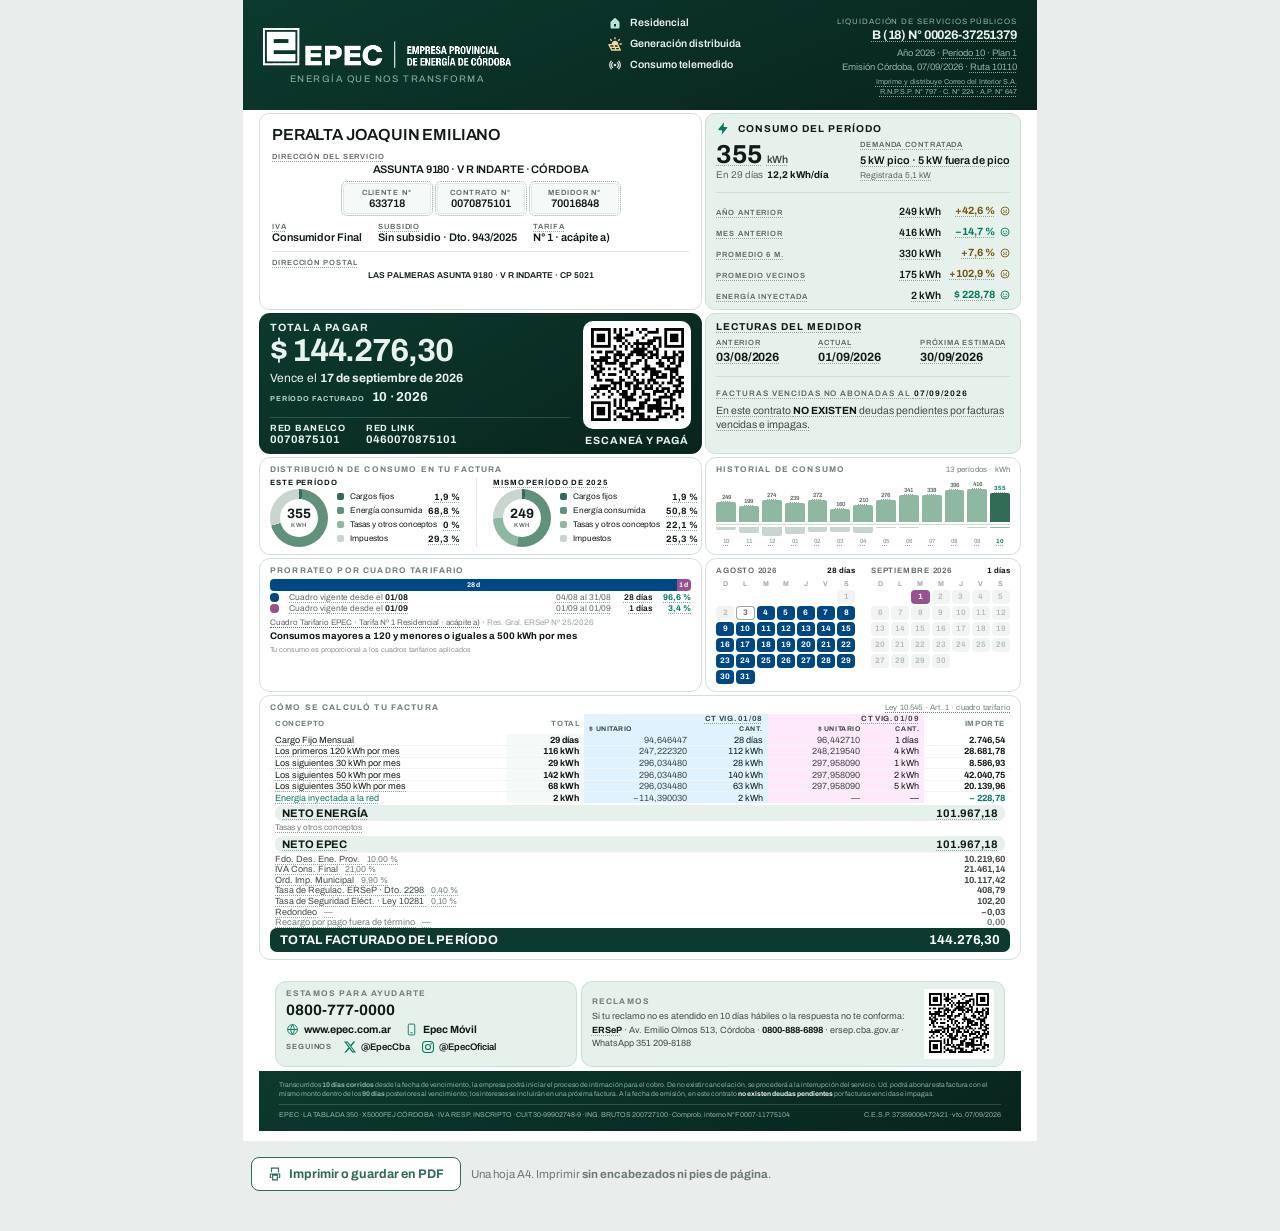
<file: diseno-factura/residencial-comun.html>
<!doctype html>
<html lang="es">
<head>
<meta charset="utf-8">
<meta name="viewport" content="width=device-width, initial-scale=1">
<title>Residencial · Factura EPEC</title>
<style>
@font-face{font-family:'Archivo';src:url([data-uri]) format('woff2');font-weight:100 900;font-display:swap}

:root{--qr:url("[data-uri]")}

*{box-sizing:border-box}
body{margin:0; background:#e9edeb; -webkit-font-smoothing:antialiased;
  font-family:'Archivo',system-ui,sans-serif}
.m,.liq .u,.liq .cant,.liq .i,.mono{font-family:'Archivo',system-ui,sans-serif;
  font-variant-numeric:tabular-nums}
/* La hoja ES la página: 794 x 1123 px con el margen adentro. Es lo que hace
   que el PDF salga igual en cualquier navegador y con cualquier margen. */
.hoja{width:794px; height:1123px; min-height:1123px; margin:0 auto; background:#fff;
  box-sizing:border-box; overflow:hidden; position:relative}
.acciones{max-width:794px; margin:16px auto 40px; padding:0 8px;
  display:flex; gap:10px; align-items:center}
.boton{display:inline-flex; align-items:center; gap:7px; padding:9px 16px;
  border:1px solid #2f6b55; border-radius:8px; background:#fff; color:#2f6b55;
  font-family:inherit; font-size:12.5px; font-weight:700; cursor:pointer}
.boton:hover{background:#2f6b55; color:#fff}
.boton svg{width:14px; height:14px}
.acciones span{font-size:11.5px; color:#6d7a75}
@page{size:A4; margin:0}
@media print{
  body{background:#fff}
  .acciones{display:none}
  .hoja{margin:0; box-shadow:none}
}
.hoja,.hoja *{-webkit-print-color-adjust:exact !important; print-color-adjust:exact !important}


/* P4 · Tablero — bento de P3 con el color de P1 en la celda del importe.
   Los siete tributos van al frente: la Ley 10.545 Art. 1 incisos b) y e) los
   pone en esta hoja. El espacio sale de las donas —que pasan a barras— y de
   los medios de pago, no del cálculo. */
:root{
  --verde:#01795e; --hondo:#0c3a2e; --noche:#08241d;
  --tinta:#111a17; --gris:#71807a; --p2:#3f4a45;
  --linea:#e2e9e5; --borde:#d3e0d9; --celda:#f5f9f7; --verde-suave:#e6f1eb;
  --ambar:#8a6a12; --ambar-f:#fbf3e2; --gris-f:#eef1f0;
}
.hoja{padding:0 16px 10px; color:var(--tinta); font-size:11.5px;
  display:grid; grid-template-columns:repeat(12,1fr); gap:4px;
  grid-auto-rows:min-content; align-content:start}

.c{border:1px solid var(--borde); border-radius:11px; padding:7px 10px; background:#fff;
  display:flex; flex-direction:column; min-width:0; break-inside:avoid}
.c .cab{display:flex; align-items:center; gap:7px; margin-bottom:4px}
.c .cab svg{width:13px; height:13px; flex:none; color:var(--verde)}
.c .cab span{font-size:8.2px; letter-spacing:.14em; text-transform:uppercase;
  color:var(--gris); font-weight:700}
.c .cab em{margin-left:auto; font-style:normal; font-size:7.8px; color:var(--gris);
  letter-spacing:.02em}

/* Banda de cabecera a todo el ancho, misma noche de P1. El logo va en blanco;
   el total a pagar sigue siendo la celda compacta de más abajo, no la flota. */
.encabezado{grid-column:1/-1; margin:0 -16px 0; padding:14px 20px 12px;
  background:linear-gradient(158deg,var(--hondo),var(--noche)); color:#e7f1ec;
  display:flex; justify-content:space-between; align-items:center; gap:24px}
.marca{display:flex; flex-direction:column; justify-content:center; align-items:center;
  border:0; padding:0}
.marca img{width:248px; height:auto; display:block}
.marca .lema{font-size:9.5px; letter-spacing:.16em; text-transform:uppercase;
  color:#8fb3a5; margin-top:6px; text-align:center; width:248px}
.comprob{text-align:right}
.comprob i{font-style:normal; font-size:7.8px; letter-spacing:.12em; text-transform:uppercase;
  color:#8fb3a5}
.comprob b{display:block; font-size:12.5px; letter-spacing:-.01em; color:#e7f1ec;
  margin:2px 0 4px}
.comprob span{font-size:9.4px; color:#8fb3a5; line-height:1.5}
.comprob .rnpsp{display:block; margin-top:4px; font-size:7.2px; line-height:1.35; color:#8fb3a5}

/* --- cuando cambio el cuadro tarifario --------------------------------------
   Varias vigencias adentro de un mismo periodo no se entienden en una tabla: se
   entienden en el calendario, viendo que dias cayeron en cada una. La hoja
   soporta hasta 4 cuadros tarifarios.

   Cuatro tonos oscuros, elegidos como juego y no uno por uno: azul profundo,
   bordo, naranja quemado y petroleo. El bordo con el azul es lo que le da el
   caracter; el naranja quemado y el petroleo son opuestos en la rueda y cierran
   el cuarteto. Amarillo y rojo plenos quedan afuera por leer como advertencia,
   y un cuadro tarifario no advierte nada, pero un naranja quemado a 52° ya no
   alerta: es un tono de tierra.

     v1 #004885  azul      H 251°   L* 30,2   contraste con el blanco  9,3
     v2 #9b5091  bordo     H 332°   L* 45,3   contraste con el blanco  5,3
     v3 #a95c27  naranja   H  52°   L* 47,3   contraste con el blanco  4,9
     v4 #176269  petroleo  H 205°   L* 37,7   contraste con el blanco  7,0

   Los cuatro digitos van en blanco. El naranja tuvo que bajar de L* 59,7 a 47,3
   para eso: con el naranja anterior el blanco daba 3,2, muy por debajo de AA
   para numeros de 6,6 px. Ahora da 4,9.

   El v1 arranca en 251°, el punto mas frio del juego, y es el mas oscuro de los
   cuatro: abre la serie con peso. Hubo una version en que la celda del importe
   tambien era azul y este v1 la acompanaba; esa celda volvio al verde, asi que
   ese parentesco ya no existe y el azul se sostiene solo. El petroleo esta a
   35° del verde de la marca y 7 L* mas oscuro, asi que no se confunden aunque
   compartan la tabla.

   LO QUE ESTO CUESTA, y no es un descuido: cuatro tonos oscuros no se pueden
   separar en escala de grises. Quedan en 30,2 · 37,7 · 45,3 · 47,3, o sea 2,0
   L* entre el bordo y el naranja, contra los 15,1 que daba la paleta anterior,
   que iba de clara a oscura. Impresa en blanco y negro esos dos son el mismo
   gris; el azul y el petroleo si se distinguen.

   No se rompe, degrada. Los numeros de dia siguen legibles —los cuatro digitos
   pasan AA sobre su fondo— y la leyenda nombra cada cuadro con su fecha y sus
   dias. Lo que se pierde impreso en gris es poder saltar del calendario a la
   tabla solo por el color. Fue una decision, no un olvido. */
/* Dos tarjetas: el grafico a la izquierda al ancho de las de arriba y el
   calendario a la derecha, donde le sobra lugar para crecer. Antes compartian
   una tarjeta de 12 columnas y el calendario vivia apretado en su mitad. */
.cuadros{grid-column:span 7}
.cuadros-cal{grid-column:span 5}
/* Los meses se reparten el ancho en vez de quedar cada uno de su lado con 59 px
   de aire en el medio: cada mes es flex:1 y sus siete columnas son 1fr, asi la
   celda se estira a lo que haya. Queda algo mas ancha que alta —18 x 15— y eso
   la hace llenar la tarjeta sin subirle el alto, que es lo unico que la hoja no
   tiene para dar. */
.cq-cal{display:flex; gap:16px}
.mes{flex:1; min-width:0}
.mes > i{display:flex; justify-content:space-between; align-items:baseline; gap:10px;
  font-style:normal; font-size:7.8px; font-weight:600; letter-spacing:.1em;
  text-transform:uppercase; color:#5e6763}
.mes > i em{font-style:normal; letter-spacing:0; text-transform:none;
  color:var(--tinta); font-weight:700; font-variant-numeric:tabular-nums}
.mes .sem{display:grid; grid-template-columns:repeat(7,1fr); gap:2px; margin-top:5px}
.mes .sem u{text-decoration:none; font-size:7px; font-weight:600; color:#9aa5a0; text-align:center}
.mes .dias{display:grid; grid-template-columns:repeat(7,1fr); gap:2px; margin-top:3px}
.mes .dias u{text-decoration:none}
.d{display:flex; align-items:center; justify-content:center; height:14px;
  border-radius:4px; font-size:8px; font-weight:700; font-variant-numeric:tabular-nums;
  color:#fff}
.d.fuera{background:#f1f4f2; color:#b3bdb8; font-weight:600}
.d.lect{background:#fff; color:#5e6763; box-shadow:inset 0 0 0 1px #9aa5a0}
.d.v1,.cq-barra .v1,.cq-it i.v1{background:#004885}
.d.v2,.cq-barra .v2,.cq-it i.v2{background:#9b5091}
.d.v3,.cq-barra .v3,.cq-it i.v3{background:#176269}
.d.v4,.cq-barra .v4,.cq-it i.v4{background:#a95c27}
.cq-barra{display:flex; height:12px; border-radius:4px; overflow:hidden}
.cq-barra .s{display:flex; align-items:center; justify-content:center;
  font-size:6.8px; font-weight:700; color:#fff; font-variant-numeric:tabular-nums}
.cq-it{display:grid; grid-template-columns:9px 1fr auto auto auto;
  align-items:center; gap:10px; margin-top:2px; font-size:8.4px; color:#5e6763}
.cq-it i{width:9px; height:9px; border-radius:4px}
.cq-it span b{color:var(--tinta); font-weight:700; font-variant-numeric:tabular-nums}
.cq-it em{font-style:normal; font-variant-numeric:tabular-nums}
.cq-it u{text-decoration:none; color:var(--tinta); font-weight:600;
  font-variant-numeric:tabular-nums; min-width:3.8em; text-align:right}
.cq-it .pct{min-width:3.4em; text-align:right; color:var(--verde); font-weight:700;
  font-variant-numeric:tabular-nums}
/* De que cuadro y de que tramo salieron los precios. Es texto normativo, asi
   que va citado y no parafraseado: la frase entre comillas es del cuadro
   tarifario, no nuestra. El modulo verifica que el consumo caiga adentro del
   tramo antes de escribirlo. */
.cq-tar{margin-top:5px}
.cq-tar > i{display:block; font-style:normal; font-size:8px; color:#5e6763; line-height:1.3}
.cq-tar > i u{text-decoration:none; color:#9aa5a0}
.cq-tar b{display:block; font-size:9.6px; font-weight:700; color:var(--tinta);
  line-height:1.25; margin-top:3px}

/* --- la celda del importe, con la paleta oscura de P1 --- */
.pagar{grid-column:span 7; background:linear-gradient(150deg,var(--hondo),var(--noche));
  border-color:transparent; color:#e8f2ed; display:grid;
  grid-template-columns:1fr auto; gap:13px; align-items:center}
/* «Total a pagar», «Red Banelco» y «Red Link» reciben el mismo trato que
   «Escaneá y pagá»: cuerpo mas grande, negrita y la tinta plena del panel en
   vez del gris de rotulo. Los tres nombran algo que el cliente busca —cuanto
   debe y por donde pagar—, asi que dejan de ser etiquetas al margen. El gris
   se queda en «Periodo facturado», que es dato de contexto y no una accion. */
.pagar .rot{font-size:10.5px; font-weight:700; letter-spacing:.1em;
  text-transform:uppercase; color:#e8f2ed}
.pagar .monto{font-size:32px; font-weight:700; letter-spacing:-.035em; line-height:1.02;
  display:block; margin:2px 0 3px}
.pagar .vto{font-size:12px}
.pagar .periodo{display:inline-flex; align-items:baseline; gap:7px; margin-top:5px;
  color:#e8f2ed}
.pagar .periodo i{font-style:normal; font-size:7.2px; letter-spacing:.12em;
  text-transform:uppercase; color:#b7d4c8; font-weight:700}
.pagar .periodo b{font-size:13px; font-weight:700; letter-spacing:-.02em}
.pagar .qr{display:block; width:108px; height:108px; border-radius:10px;
  background:#fff var(--qr) center/86% no-repeat}
.pagar a,.reclamo a{border-radius:8px}
/* El QR no se explica solo: la leyenda de abajo dice que hacer con el.
   Cuelga del ancla y no de la celda, asi el area clicable incluye al texto
   y el foco los encierra a los dos. */
.pagar a{grid-column:2; grid-row:1/span 2; align-self:end;
  display:flex; flex-direction:column; align-items:center; gap:6px;
  color:#e8f2ed; text-decoration:none}
.pagar .qr-pie{font-size:10.5px; font-weight:700; letter-spacing:.08em;
  text-transform:uppercase; white-space:nowrap}
.pagar a:hover .qr,.pagar a:focus .qr{outline:2px solid #fff; outline-offset:2px}
.reclamo a:hover .qr,.reclamo a:focus .qr{outline:2px solid var(--verde); outline-offset:2px}
.pagar .cod{grid-column:1; display:flex; gap:20px;
  border-top:1px solid rgba(255,255,255,.16); padding-top:5px}
.pagar .cod i{display:block; font-style:normal; font-size:9px; font-weight:700;
  letter-spacing:.08em; text-transform:uppercase; color:#e8f2ed}
.pagar .cod b{font-size:11px}
.sub{font-size:8.2px; color:var(--gris); line-height:1.3; margin:2px 0 0}
/* La tarjeta de consumo se parte en dos celdas, no en dos colores: arriba lo
   que se midio —lecturas y comparaciones— y abajo lo que se cobra —la cifra del
   periodo y las facturas vencidas—. Las dos siguen verdes y del mismo ancho, asi
   que se leen como un bloque partido y no como dos tarjetas distintas; la
   division la hace el gap de 4 px de la grilla, que es el mismo aire que separa
   al resto. Cada una ocupa su fila: la de arriba se apareja con .cli y la de
   abajo con .pagar. */
.consumo{grid-column:span 5; background:var(--verde-suave); border-color:#c9e0d4;
  border-radius:10px; display:flex; flex-direction:column; min-width:0}
/* «Consumo del período» es el titulo de la cifra mas grande de la tarjeta, y
   venia con el gris de rotulo comun: 8,2 px y #71807a, que sobre el verde suave
   da 3,58 de contraste, por debajo de AA. Sube a 10 px con la tinta plena
   —15,3— y el icono acompaña de 13 a 15 px. Es el unico encabezado de tarjeta
   que se resalta: los demas rotulan una tarjeta entera, este rotula un numero
   de 26 px y tiene que pesar como el. */
.consumo .cn-cifra{margin-top:0}
.consumo .cn-cifra .cab span{font-size:10px; letter-spacing:.1em; color:var(--tinta)}
.consumo .cn-cifra .cab svg{width:15px; height:15px}
.consumo .cn-lect{margin-top:0}
.consumo .cn-fin{display:flex; justify-content:space-between; align-items:flex-end; gap:12px}
.consumo .cn-num{display:flex; flex-direction:column; gap:2px}
.consumo .dato{font-size:26px; font-weight:700; letter-spacing:-.02em; line-height:1}
.consumo .dato small{font-size:10.5px; font-weight:600; color:var(--p2); margin-left:4px}
.consumo .cn-dia{font-size:9.8px; color:#5e6763}
.consumo .cn-dia b{color:var(--tinta); font-weight:700; font-variant-numeric:tabular-nums; margin-left:4px}
.consumo .cn-lect{margin-top:0}
/* «Lecturas del medidor» abre su celda igual que «Consumo del período» abre la
   de arriba, asi que lleva el mismo trato: 10 px y tinta plena. Los dos son
   titulos de celda; los rotulos de adentro —«anterior», «actual»— se quedan
   chicos y grises, que es lo que arma la jerarquia. */
.consumo .cn-lect > i{display:block; font-style:normal; font-size:10px; font-weight:700;
  letter-spacing:.1em; text-transform:uppercase; color:var(--tinta)}
/* Las tres lecturas dejan de ser un renglon apretado y pasan a tres columnas,
   cada una con su rotulo arriba y la fecha abajo. Al partirlas en dos lineas
   cada fecha tiene 91 px para si sola en vez de compartir 293 con las otras
   dos, asi que puede ir a 12 px —contra los 9,2 de antes— y el rotulo deja de
   pelear por el ancho. Es el uso del aire que la celda tenia de sobra. */
.consumo .cn-lg{display:grid; grid-template-columns:repeat(3,1fr); gap:12px; margin-top:6px;
  font-size:7.5px; font-weight:600; letter-spacing:.1em; text-transform:uppercase; color:#5e6763}
.consumo .cn-lg > span{display:flex; flex-direction:column; gap:3px; min-width:0}
.consumo .cn-lg b{font-size:12px; font-weight:700; color:var(--tinta); letter-spacing:-.01em;
  text-transform:none; font-variant-numeric:tabular-nums}
/* Al irse los sellos al encabezado, la tarjeta quedaba con 63 px de hueco
   entre las comparaciones y la cifra. Las cinco filas se reparten el alto
   sobrante en vez de amontonarse arriba: flex:1 y space-between, con el gap
   de 8 px como piso. */
.consumo .cn-comp{display:flex; flex-direction:column; gap:8px; flex:1;
  justify-content:space-between; margin-top:12px; padding-top:12px;
  border-top:1px solid #c9e0d4}
/* Con la cifra arriba, la celda pedia 217 px y la fila de la grilla da 191:
   los 26 que faltan salen del padding de estas cinco filas, que igual se
   siguen separando por el gap. */
.consumo .cn-fila{display:grid; grid-template-columns:1fr auto auto; align-items:baseline; gap:8px; padding:1px 0}
.consumo .cn-fila i{font-style:normal; font-size:7.5px; font-weight:600; letter-spacing:.12em;
  text-transform:uppercase; color:#5e6763}
.consumo .cn-fila b{font-variant-numeric:tabular-nums; font-weight:600; color:var(--tinta); font-size:10.5px}
/* La carita sale del signo, no de un juicio: consumir mas que la referencia es
   peor y consumir menos es mejor. Va al final del renglon, a la derecha del
   porcentaje, adentro del mismo <em>, no
   en una columna nueva, asi las filas sin cara —las bandas horarias de
   movilidad, que reparten y no comparan— no cargan con una columna vacia.

   Es SVG dibujado, no un emoji: un emoji metaria una fuente prestada en el PDF,
   que es el mismo problema que dio la flecha U+2192 en su momento.

   El ambar del renglon peor es el 700 de la rampa (#76540d) y no el --ambar de
   la hoja (#8a6a12), que sobre este verde daba 4,37 y no pasaba AA. Este da
   5,96. No se usa el rojo de alarma: un 3,9 % mas de consumo no es una alarma. */
.consumo .cn-fila em{font-style:normal; font-weight:700; font-variant-numeric:tabular-nums;
  color:var(--verde); font-size:10.5px; text-align:right; min-width:3em;
  display:inline-flex; align-items:center; justify-content:flex-end; gap:5px;
  line-height:1; align-self:center}
.consumo .cn-fila em svg{width:10px; height:10px; flex:none}
.consumo .cn-fila.mal em{color:#76540d}
.consumo .cn-item i{display:block; font-style:normal; font-size:7.5px; font-weight:600;
  letter-spacing:.12em; text-transform:uppercase; color:#5e6763}
.consumo .cn-item b{display:block; font-size:11px; font-weight:600; margin-top:4px;
  line-height:1.45; color:var(--tinta); font-variant-numeric:tabular-nums}
.consumo .cn-nota{display:block; font-size:8.5px; color:#5e6763; font-weight:400; margin-top:2px; font-variant-numeric:tabular-nums}

.cli{grid-column:span 7; padding:12px; border-radius:10px}
.ficha{display:flex; flex-direction:column; min-width:0; gap:8px}
.cli .nom{font-size:16px; font-weight:600; letter-spacing:-.01em; line-height:1.15}
.serv b,.postal b{text-align:center; display:block}
.serv i,.postal i,.lado i,.ids i{display:block; font-style:normal; font-size:7.5px;
  letter-spacing:.12em; text-transform:uppercase; color:#5e6763; font-weight:600}
.serv b{display:block; font-size:11px; font-weight:600; margin-top:2px; letter-spacing:-.01em}
.ids{display:flex; flex-wrap:wrap; gap:6px}
.ids:not(.iva){justify-content:center}
.ids:not(.iva) > div{border:1px solid var(--linea); border-radius:4px; padding:4px 10px;
  background:#f5f9f7; min-width:88px; text-align:center}
.ids.iva{gap:16px}
.ids b{font-size:11px; font-weight:600; font-variant-numeric:tabular-nums}
.ids:not(.iva) .glosa{text-decoration:none; outline:1px dotted #8fa79b; outline-offset:1px}
.ids:not(.iva) .glosa:hover,.ids:not(.iva) .glosa:focus-visible{outline-color:var(--verde); color:inherit}
.postal{padding-top:6px; border-top:1px solid var(--linea); font-size:8.5px;
  color:#5e6763; line-height:1.35}
.postal b{display:block; font-weight:600; color:var(--tinta); margin-top:2px; text-align:center}

/* Los sellos se mudaron al hueco del encabezado —326 px que no hacian nada— y
   ahi el fondo es el panel oscuro, asi que la pastilla se da vuelta: en claro
   sobre oscuro deslumbraba (11,8 de contraste, un cartel blanco al lado del
   logo). Ahora es blanco al 9 % sobre el degrade, el rotulo en la tinta del
   encabezado (8,4) y el color queda en el borde y en el icono, que es lo que
   distingue un sello de otro. La grilla es de dos columnas: entran hasta 4
   sellos sin tocar el alto del encabezado. */
/* El encabezado centra a sus tres hijos; los sellos se salen de esa regla y
   se alinean arriba, a la altura del rotulo del comprobante.

   Sin pastilla. La pastilla ocupaba 8 px de alto por sello y era lo que impedia
   que entraran 4 apilados en los 84 px utiles del encabezado; sacandola entran
   los 4 y sobra aire. Y ademas se lee mejor: al desaparecer el relleno claro el
   fondo vuelve a ser el degrade, que es mas oscuro, asi que todo gana contraste
   —el rotulo pasa de 8,4 a 11,0 y los iconos de ~6,5 a ~8,5—. El color se
   queda en el icono, que es lo unico que distingue un sello de otro.

   El padding lateral se conserva con un margen negativo que lo compensa: no se
   ve, pero al pasar el mouse aparece como pastilla redondeada. La afordancia
   sigue estando sin que haya un recuadro impreso. */
.sellos-cab{display:grid; grid-auto-flow:column; grid-template-rows:repeat(4,auto);
  gap:5px 14px; align-content:start; justify-content:center;
  align-self:flex-start; margin-top:1px}
.sello{display:inline-flex; align-items:center; gap:7px; font-size:10.5px; font-weight:600;
  line-height:1.15; white-space:nowrap; color:#e7f1ec;
  padding:0 9px; margin:0 -9px; border-radius:999px}
.sello svg{width:16px; height:16px; flex:none}
.s-res svg{color:#bce4d5}
.s-gd svg{color:#f6d6a0}
.s-mov svg{color:#a8d2f0}
.s-avi svg{color:#f7c2bb}
/* «Consumo telemedido» no es una categoria de cliente ni un servicio: es
   como se lee el medidor. Por eso va en un neutro y no en un color del
   juego —verde categoria, ambar generacion distribuida, azul movilidad—:
   describe el aparato y no al titular, asi que no compite con los que si
   clasifican. Da 8,7 de contraste sobre el degrade del encabezado. */
.s-tel svg{color:#cfd8d4}
/* Facturas vencidas. El hueco esta hecho para las dos respuestas, no para una:
   sin deuda es una frase, con deuda es la lista de comprobantes impagos. La
   fecha de corte es la de emision de esta misma factura: decir «al» sin fecha
   no informa nada.

   Las comparaciones de arriba son el fuelle: tienen 79 px de holgura repartida
   y la ceden. Medida la curva completa, porque la deuda es dato obligatorio y
   la comparacion no —si hay que sacrificar algo, se sacrifica la comparacion:

     5 comparaciones -> entran hasta 2 vencidas
     4 comparaciones -> entran hasta 4
     3 comparaciones -> entran hasta 6

   Pasado ese punto la hoja se desborda: el generador del cliente tiene que
   recortar comparaciones, nunca esconder un renglon de deuda. */
.consumo .cn-deuda{margin-top:12px; padding-top:12px; border-top:1px solid #c9e0d4; flex:1}
/* El bloque ocupa todo el alto que queda debajo de las lecturas: el filete de
   separacion sube y la caja llega hasta el borde de la celda. Lo que ocupa el
   lugar es la caja, no el cuerpo de la letra, que se queda como estaba —8 px el
   rotulo, 10,4 el texto—. El aire que sobra queda adentro del bloque, debajo
   del texto, que es justo donde va a entrar la lista de comprobantes impagos
   cuando la haya. */
.consumo .cn-deuda > i{display:block; font-style:normal; font-size:8px; font-weight:600;
  letter-spacing:.12em; text-transform:uppercase; color:#5e6763}
.consumo .cn-deuda > i b{font-variant-numeric:tabular-nums; color:var(--tinta); font-weight:700}
.consumo .cn-deuda p{margin:6px 0 0; font-size:10.4px; line-height:1.4; color:var(--p2);
  text-wrap:pretty}
.consumo .cn-deuda p b{color:var(--tinta); font-weight:700}
.consumo .cn-dfila{display:grid; grid-template-columns:1fr auto auto; align-items:baseline;
  gap:8px; margin-top:5px; font-size:9.6px; color:var(--p2)}
.consumo .cn-dfila span{font-variant-numeric:tabular-nums}
.consumo .cn-dfila em{font-style:normal; font-size:8.2px; color:#5e6763;
  font-variant-numeric:tabular-nums}
.consumo .cn-dfila b{font-variant-numeric:tabular-nums; font-weight:700; color:#a83630}
.consumo .cn-dtot{display:flex; justify-content:space-between; align-items:baseline;
  margin-top:5px; padding-top:5px; border-top:1px solid #c9e0d4; font-size:9px}
.consumo .cn-dtot b{font-size:11px; font-weight:700; color:#a83630;
  font-variant-numeric:tabular-nums}

/* --- historial de consumo -----------------------------------------------
   Trece periodos en el hueco de 5 columnas que dejaba la tarjeta de las
   tortas. Es el mismo lenguaje del anexo —consumido hacia arriba, eje,
   inyectado hacia abajo— comprimido: alla el grafico mide 150 px de alto y
   aca 31, asi que se va el numero del inyectado y queda su barra, que es lo
   que evita que compita con el consumido.

   Las dos series van con escalas distintas y a proposito: el consumo llega a
   401 kWh y la inyeccion a 24. En una escala compartida la inyeccion medria
   medio pixel y no se veria nada. Lo dice la glosa. */
.hist{grid-column:span 5}
.hs{margin-top:3px}
.hs-con{display:flex; align-items:flex-end; gap:3px}
/* Las tres franjas son filas propias y no columnas apiladas: si el mes colgara
   de su barra de inyeccion, cada etiqueta quedaria a una altura distinta segun
   cuanto se inyecto ese mes. Asi los trece meses caen sobre la misma linea. */
.hs-iny{display:flex; align-items:flex-start; gap:3px; height:9px}
.hs-mes{display:flex; gap:3px; margin-top:2px}
.hs-con > div,.hs-iny > div{flex:1; min-width:0; display:flex; flex-direction:column;
  align-items:center}
.hs-con > div{justify-content:flex-end}
.hs-mes b{flex:1; min-width:0; text-align:center}
.hs-eje{border-top:1px solid #c9e0d4; margin:2px 0}
.hs u{text-decoration:none; font-size:6px; font-weight:600; color:#5e6763;
  font-variant-numeric:tabular-nums; line-height:1; margin-bottom:2px}
.hs i{width:100%; background:#8fb8a3; border-radius:2px 2px 0 0; display:block}
.hs s{width:100%; background:#c9d6d0; border-radius:0 0 2px 2px; display:block}
.hs b{font-size:6px; font-weight:600; color:#9aa5a0; font-variant-numeric:tabular-nums;
  line-height:1}
.hs .hoy i{background:#2f6b55}
.hs .hoy s{background:#8fb8a3}
.hs .hoy u,.hs-mes b.hoy{color:var(--verde); font-weight:700}

/* --- composición: una barra por rubro, escalada al mayor.
   Un stacked bar de 9 px escondía el 4,8 % de cargos fijos. --- */
.comp{grid-column:span 7}
/* Las dos tortas se juntan: las columnas dejan de ser 1fr —que las empujaba a
   cada punta de los 762 px— y pasan a medir lo que miden. El par arranca a la
   izquierda, debajo del titulo, asi el aire que sobra queda de un solo lado y
   no partido en dos. El kWh del periodo va adentro del circulo,
   que estaba vacio y es donde el ojo cae primero: la torta deja de ser un
   adorno al lado de la leyenda y pasa a mostrar de cuanto es el reparto. */
.tortas{display:grid; grid-template-columns:auto auto; justify-content:start;
  gap:8px 10px}
.ct .tt{display:flex; align-items:baseline; gap:7px; font-size:8.4px; letter-spacing:.12em;
  text-transform:uppercase; font-weight:700; margin-bottom:2px}
.ct .tt em{font-style:normal; letter-spacing:.02em; text-transform:none; color:var(--gris);
  font-weight:400; font-size:7.8px}
.ctf{display:flex; align-items:center; gap:7px}
.dona{width:58px; height:58px; border-radius:50%; flex:none; position:relative;
  display:flex; align-items:center; justify-content:center}
.dona::before{content:''; position:absolute; inset:10px; border-radius:50%; background:#fff}
.dona b{position:relative; z-index:1; display:flex; flex-direction:column; align-items:center;
  line-height:1; font-variant-numeric:tabular-nums; font-weight:700; font-size:13.5px;
  letter-spacing:-.02em; color:var(--tinta)}
.dona b i{font-style:normal; font-size:6px; font-weight:600; letter-spacing:.1em;
  text-transform:uppercase; color:#5e6763; margin-top:2px}
.ley{display:flex; flex-direction:column; gap:3px; min-width:0; flex:none}
.ley .li{display:grid; grid-template-columns:8px 1fr auto; align-items:center; gap:7px; font-size:9.4px}
.ley .li i{width:8px; height:8px; border-radius:2px}
.ley .li span{color:var(--tinta); overflow:hidden; text-overflow:ellipsis; white-space:nowrap}
.ley .li b{font-family:'Archivo',system-ui,sans-serif; font-variant-numeric:tabular-nums; font-weight:700;
  font-size:10.5px; color:var(--tinta); text-align:right}

.consumo{justify-content:space-between}
.spark{margin-top:4px}
.spark-cab{display:flex; justify-content:space-between; align-items:baseline;
  font-size:7.2px; letter-spacing:.1em; text-transform:uppercase; color:var(--gris);
  font-weight:700}
.spark-cab em{font-style:normal; letter-spacing:0; text-transform:none; color:var(--verde);
  font-family:'Archivo',system-ui,sans-serif; font-variant-numeric:tabular-nums; font-size:8.4px; font-weight:700}
.spark-bars{display:flex; align-items:flex-end; gap:5px; margin-top:5px}
.spark-bars > div{flex:1; min-width:0; display:flex; flex-direction:column;
  align-items:center; gap:2px}
.spark-bars i{width:100%; background:#b7d0c4; border-radius:2px 2px 0 0; display:block}
.spark-bars .hoy i{background:var(--verde)}
.spark-bars u{text-decoration:none; font-family:'Archivo',system-ui,sans-serif; font-variant-numeric:tabular-nums; font-size:7.2px;
  color:var(--p2)}
.spark-bars .hoy u{font-weight:700; color:var(--verde)}
.spark-bars span{font-size:6.6px; color:var(--gris); letter-spacing:-.02em}


.calc .cab a{color:inherit; text-decoration:none; border-bottom:1px dotted currentColor}
.calc .cab a:hover{color:var(--verde)}
@media print{
  .calc .cab a{border-bottom:0; color:inherit}
}

/* --- liquidación con los tributos adentro --- */
.calc{grid-column:span 12; break-inside:avoid}
.liq{width:100%; border-collapse:collapse; font-size:9.4px}
.liq thead th{font-size:7.6px; letter-spacing:.08em; text-transform:uppercase; color:var(--gris);
  font-weight:700; text-align:right; padding:0 5px 3px}
.liq thead th:first-child{text-align:left}
.liq thead .sub th{font-size:6.8px; padding-bottom:3px}
.liq tbody th{text-align:left; font-weight:400; padding:1.5px 5px}
.liq tbody td{text-align:right; padding:1.5px 5px; white-space:nowrap}
.liq tbody tr+tr th,.liq tbody tr+tr td{border-top:1px solid #f1f5f3}
.liq .u{color:var(--p2)}
.liq .tot{font-weight:700; background:var(--celda)}
.liq .i{font-weight:700}
.liq .cred th,.liq .cred .i{color:var(--verde)}

/* El bloque de cargas no se puede partir entre páginas: es la apertura que
   pide la ley y se lee como una unidad con el neto y el total. */
/* Las columnas de cada vigencia llevan el pastel de su color en el calendario,
   asi el numero que se ve arriba pintado se encuentra abajo en su cuenta.

   La columna Total va segunda, pegada al concepto y antes de las vigencias: se
   lee cuanto dio en total y recien despues como se reparte. Por eso los indices
   de aca arrancan en el hijo 3 y no en el 2.

   El reparto es desde el primero: la vigencia N se lleva siempre el pastel N,
   tenga la tabla 2, 3 o 4. Lo unico que hace la clase nv es acotar hasta donde
   llegan las columnas de vigencia, para no pintar el Importe, que viene despues
   y se corre de lugar segun cuantas haya.

   Los cuatro pasteles se igualan en claridad, ~95 L*, al reves que en el
   calendario: en una tabla el tono ya alcanza para mapear la columna, y cuatro
   fondos de peso distinto harian que una columna se lea antes que las otras.
   El orden de tonos es el mismo del calendario —azul, bordo, petroleo,
   naranja—. La tinta de las cantidades queda entre 15,4 y 15,7 de contraste y
   la de los unitarios entre 8,0 y 8,2. */
.liq:is(.nv2,.nv3,.nv4) thead tr:first-child th:nth-child(3),
.liq thead .sub th:nth-child(-n+2),
.liq:is(.nv2,.nv3,.nv4) tbody:not(.cargas) td:nth-child(3),
.liq:is(.nv2,.nv3,.nv4) tbody:not(.cargas) td:nth-child(4){background:#e1f2ff}
.liq:is(.nv2,.nv3,.nv4) thead tr:first-child th:nth-child(4),
.liq thead .sub th:nth-child(n+3):nth-child(-n+4),
.liq:is(.nv2,.nv3,.nv4) tbody:not(.cargas) td:nth-child(5),
.liq:is(.nv2,.nv3,.nv4) tbody:not(.cargas) td:nth-child(6){background:#fee9fa}
.liq:is(.nv3,.nv4) thead tr:first-child th:nth-child(5),
.liq thead .sub th:nth-child(n+5):nth-child(-n+6),
.liq:is(.nv3,.nv4) tbody:not(.cargas) td:nth-child(7),
.liq:is(.nv3,.nv4) tbody:not(.cargas) td:nth-child(8){background:#d8f7fa}
.liq.nv4 thead tr:first-child th:nth-child(6),
.liq thead .sub th:nth-child(n+7):nth-child(-n+8),
.liq.nv4 tbody:not(.cargas) td:nth-child(9),
.liq.nv4 tbody:not(.cargas) td:nth-child(10){background:#ffe9d8}
/* Sobre el pastel el gris de los encabezados caia a 3,8 de contraste, y en
   blanco ya venia en 4,1: por debajo de AA las dos veces. Pasan a la tinta
   media, que da 8,4. */
.liq.nv2 thead tr:first-child th:nth-child(n+3):nth-child(-n+4),
.liq.nv3 thead tr:first-child th:nth-child(n+3):nth-child(-n+5),
.liq.nv4 thead tr:first-child th:nth-child(n+3):nth-child(-n+6),
.liq thead .sub th{color:var(--p2)}
/* Entre los dos netos va lo que no entra en la base de los tributos. Aca es el
   credito por la energia inyectada: los cinco tributos de este contrato se
   calculan sobre 35.070,89 —cargo fijo mas los tres escalones— y el credito
   recien se resta despues, para dar el NETO EPEC de 33.773,99. Con un solo neto
   la hoja decia que el 10 % de FODEP salia de 33.773,99, y no cierra: da
   3.377,40 y la factura cobra 3.507,10.

   Es una regla de la hoja, no de este cliente: si no hay nada entre los dos
   netos el renglon queda vacio, para que el NETO EPEC caiga siempre en el mismo
   lugar y dos facturas distintas se comparen de frente. */
.liq tr.otro th{text-align:left; font-weight:400; padding:1px 5px 1px 16px; color:var(--p2)}
.liq tr.otro td{padding:1px 5px}
.liq tr.otro .i{font-weight:700}
.liq tr.otro.cred th,.liq tr.otro.cred .i{color:var(--verde)}
/* Cuando el cliente no tiene tasas ni otros conceptos el renglon se queda con
   el nombre y sin importe: la tabla tiene la misma forma para todos y el NETO
   EPEC cae siempre en el mismo lugar. */
.liq tr.otro.vacio th{color:var(--gris); font-size:8.2px; line-height:1; padding-top:2px; padding-bottom:2px}
.liq tr.neto+tr.otro th,.liq tr.neto+tr.otro td{border-top:0}
.liq .cargas{break-inside:avoid}
/* La franja del NETO era tres celdas pintadas del mismo color, y entre celda
   y celda el rasterizador dejaba una hairline de 1 px: en el PDF la banda salia
   partida en el limite de las columnas. Pasa a ser una sola celda con un div
   adentro, que es el mismo patron que ya usa la barra del TOTAL, asi el fondo
   es un unico rectangulo y no hay junturas que rellenar. */
.liq .neto td{padding:0; background:transparent; border:0}
.liq .neto .barra-neto{background:var(--verde-suave); border-radius:7px;
  font-weight:700; font-size:11px; padding:2px 7px; margin-top:2px;
  display:flex; justify-content:space-between; align-items:baseline}
.liq .neto .barra-neto b{font-variant-numeric:tabular-nums; font-weight:700}
.liq tr.trib th{padding:1px 5px 1px 16px; font-weight:400; color:var(--p2)}
.liq tr.trib td{padding:1px 5px; color:var(--p2)}
.liq tr.trib em{font-style:normal; color:var(--gris); margin-left:5px; font-size:8.6px}
.liq tr.trib.apagado th,.liq tr.trib.apagado td{color:var(--gris)}
.liq tr.trib+tr.trib th,.liq tr.trib+tr.trib td{border-top:0}
.liq tfoot .tot td{padding:0; background:transparent; border:0}
.liq tfoot .tot .barra-tot{background:var(--hondo); color:#fff; font-size:12.5px;
  font-weight:700; padding:5px 10px; border-radius:7px; letter-spacing:.02em;
  display:flex; justify-content:space-between; align-items:center}
.liq tfoot .tot b{font-family:'Archivo',system-ui,sans-serif; font-variant-numeric:tabular-nums; font-size:13px;
  letter-spacing:-.01em; font-weight:700}

/* --- pie --- */
.ayuda{grid-column:span 5; background:var(--verde-suave); border-color:#c9e0d4}
.tel{font-size:15px; font-weight:700; font-family:'Archivo',system-ui,sans-serif; font-variant-numeric:tabular-nums}
.ayuda a{color:inherit; text-decoration:none}
.canales{display:flex; flex-wrap:wrap; gap:6px 14px; margin-top:5px}
.canales a{display:inline-flex; align-items:center; gap:5px; font-size:10.5px;
  font-weight:700; color:var(--tinta)}
.canales svg{width:13px; height:13px; color:var(--verde); flex:none}
.redes{display:flex; flex-wrap:wrap; align-items:center; gap:4px 12px; margin-top:5px}
.redes i{font-style:normal; font-size:7.5px; letter-spacing:.12em; text-transform:uppercase;
  color:#5e6763; font-weight:600}
.redes a{display:inline-flex; align-items:center; gap:5px; font-size:9.5px; font-weight:600;
  color:var(--tinta)}
.redes svg{width:12px; height:12px; color:var(--verde); flex:none}
.reclamo{grid-column:span 7; display:grid; grid-template-columns:1fr auto; gap:11px;
  align-items:center; background:var(--verde-suave); border-color:#c9e0d4}
.reclamo p{margin:0; font-size:9px; line-height:1.45; color:var(--p2)}
.reclamo p b{color:var(--tinta)}
.reclamo .qr{display:block; width:70px; height:70px;
  background:#fff var(--qr) center/86% no-repeat}
/* El pie va clavado al borde inferior de la hoja, con la misma banda oscura
   que el encabezado: cierra la pagina y no se corre segun cuanto contenido
   entre arriba. Absoluto contra .hoja, que ya es position:relative y mide
   1123 px fijos, asi que left/right/bottom:0 da el sangrado completo sin
   necesidad de margenes negativos. */
.pie{position:absolute; left:0; right:0; bottom:0; padding:10px 20px 11px;
  background:linear-gradient(158deg,var(--hondo),var(--noche))}
.legal{font-size:6.8px; line-height:1.32; color:#8fb3a5;
  text-wrap:pretty; margin:0; padding:0}
.legal b{color:#e7f1ec}
.fiscal{display:flex; justify-content:space-between; gap:14px;
  border-top:1px solid rgba(255,255,255,.16); margin-top:6px; padding-top:5px;
  font-size:7px; color:#8fb3a5; line-height:1.32}
.fiscal .cae{font-family:'Archivo',system-ui,sans-serif; font-variant-numeric:tabular-nums; text-align:right; white-space:nowrap}


.glosa{
  cursor:help; text-decoration:underline dotted; text-decoration-color:#8fa79b;
  text-underline-offset:2px; text-decoration-thickness:1px;
}
.glosa:hover,.glosa:focus-visible{
  text-decoration-color:var(--verde); color:var(--verde); outline:none;
}
.sello.glosa,.pagar .glosa,.periodo.glosa,.cod .glosa,.pie .glosa,
.d.glosa{text-decoration:none}
.sello.glosa{outline:0}
.sellos-cab .glosa:hover,.sellos-cab .glosa:focus-visible{background:rgba(255,255,255,.16)}
.sello.glosa:hover,.sello.glosa:focus-visible{outline-color:var(--verde); color:inherit}
.pagar .glosa,.pagar .glosa:hover,.pagar .glosa:focus-visible,
.pie .glosa,.pie .glosa:hover,.pie .glosa:focus-visible{color:inherit}
.pagar .periodo.glosa{cursor:help}
#glosa-popup{
  position:absolute; z-index:30; max-width:268px;
  background:#fff; color:#1c2622; border:1px solid #2f6b55; border-radius:5px;
  box-shadow:0 8px 22px rgba(22,33,28,.16); padding:8px 10px 9px;
  font-family:'Archivo',sans-serif; font-size:10.5px; line-height:1.45;
  pointer-events:none;
}
#glosa-popup[data-pinned="1"]{pointer-events:auto}
#glosa-popup b{display:block; font-size:10px; color:#2f6b55; margin-bottom:3px; letter-spacing:.02em}
#glosa-popup span{display:block}
@media print{
  .glosa,.sello.glosa,.ids .glosa,.lado .item.glosa{
    text-decoration:none !important; cursor:inherit; outline:none !important; color:inherit !important;
  }
  #glosa-popup{display:none !important}
}


/* --- ajustes de tools/generar-p4-real.py --- */
/* La fila sin dato no puede quedar en verde, que en esa tarjeta se lee como
   "te fue bien". El gris es el mismo que usan los rotulos de la fila. */
.consumo .cn-fila.sindato em{color:#5e6763; font-weight:600}
/* La fila sin dato no lleva carita, pero le guarda el lugar: si no, la raya se
   corre a la derecha y cae bajo las caritas en vez de bajo los porcentajes. */
.consumo .cn-fila.sindato em::after{content:''; width:10px; flex:none}

/* Las comparaciones tienen que leerse en columna sin parecer una tabla: nada de
   filetes, ni fondos alternados, ni encabezados. Solo que los kWh caigan unos
   debajo de otros y los porcentajes tambien.

   Cada .cn-fila era su propia grilla, asi que sus columnas `auto` se median
   fila por fila: "0 kWh" y "175 kWh" no empezaban en el mismo lugar y
   "+132,6 %" corria el borde respecto de "—". Con subgrid las cuatro filas
   toman las columnas del contenedor y comparten los anchos. La declaracion de
   arriba queda como respaldo para un navegador sin subgrid: vuelve a lo de
   antes en vez de romperse. */
.consumo .cn-comp{display:grid; grid-template-columns:1fr auto auto;
  align-content:space-between; gap:8px 8px}
.consumo .cn-fila{grid-column:1 / -1;
  grid-template-columns:1fr auto auto;
  grid-template-columns:subgrid}
/* Los numeros van a la derecha de su columna, que es lo que hace que se lean
   de arriba abajo aunque tengan distinta cantidad de digitos. */
.consumo .cn-fila b{text-align:right}

/* Las dos tortas se leen de a pares, y con 10 px de separacion los porcentajes
   de la primera terminaban tocando el titulo de la segunda. Se separan con el
   aire que sobra en la tarjeta y una linea fina en el medio.

   Las columnas siguen midiendo su contenido y NO se reparten en mitades
   iguales: forzarlas a 1fr le come el ancho a la leyenda y "Tasas y otros
   conceptos" se corta en puntos suspensivos, que es peor que el desalineado
   que venia a arreglar. */
.comp .tortas{grid-template-columns:auto auto; justify-content:space-between;
  gap:8px 16px}
.comp .ct + .ct{padding-left:16px; border-left:1px solid #dfe9e4}
.comp .ctf{gap:9px}
/* La leyenda venia con la misma letra que los renglones que se leen de a uno,
   y aca son cuatro filas cortas que se leen de un vistazo y en paralelo con las
   cuatro de al lado: pide menos cuerpo. Bajando la letra tambien sobra ancho,
   que es lo que hacia que la etiqueta larga quedara al filo. */
.comp .ct .tt{font-size:7.6px}
.comp .ley{gap:4px}
.comp .ley .li{font-size:8.2px; gap:6px; grid-template-columns:7px 1fr auto}
.comp .ley .li i{width:7px; height:7px}
.comp .ley .li b{font-size:9.2px}

/* Un suministro cambia de titular y los periodos del contrato anterior son el
   consumo de OTRA persona. No se borran —el eje perderia sus meses— pero se
   rayan: la diagonal dice "acá no hay nada tuyo" sin afirmar un valor. Gris muy
   claro y sin numero, para que nunca compita con una barra de verdad. */
.hs-con .ajeno i{height:33.0px;
  background:repeating-linear-gradient(45deg,#dfe9e4 0 2px,transparent 2px 5px)}
.hs-iny .ajeno s{height:9.0px;
  background:repeating-linear-gradient(45deg,#e7eeea 0 2px,transparent 2px 5px)}
.hs-con .ajeno u{color:#c2ccc7}
/* La misma diagonal en la dona, cuando el período del año pasado tampoco es
   de este contrato. La leyenda va con guiones y sin color de rubro. */
.comp .dona.ajeno{background:repeating-linear-gradient(45deg,#dfe9e4 0 3px,#fff 3px 7px)}
.comp .dona.ajeno b{color:#8b938f; font-size:15px}
.comp .sindatos .ley .li b{color:#8b938f}
.comp .sindatos .ley .li span{color:#5e6763}

/* «Estamos para ayudarte» y «Reclamos» van clavadas al fondo de la hoja, no
   flotando donde termine el cuadro de liquidacion. Antes colgaban del flujo:
   el P4 quedaba pegado al pie de casualidad y movilidad dejaba 80 px de blanco
   abajo, asi que la misma tarjeta caia en tres alturas distintas segun cuanto
   contenido tuviera arriba.

   Se anclan JUNTO CON el pie en un contenedor pegado a bottom:0, en vez de
   darles un desplazamiento calculado: asi no hay que saber cuanto mide el pie
   —60 px en el P4 y 69 en movilidad— ni actualizarlo si cambia el texto legal.
   El aire que sobra queda arriba, que es donde no molesta. */
.fondo{position:absolute; left:0; right:0; bottom:0}
.fondo .tarjetas{display:grid; grid-template-columns:repeat(12,1fr); gap:4px;
  padding:0 16px 4px}
.fondo .pie{position:static}

/* La linea que cierra la tarjeta de vigencias. Va en el gris mas chico de la
   hoja: es contexto, no un dato que haya que leer para pagar. */
.cq-nota{font-size:7.2px; line-height:1.3; color:#8b938f; margin-top:3px}

/* El nombre del cuadro tarifario enlaza a los precios publicados. Se estila
   igual que el enlace del encabezado de la liquidacion —punteado, sin cambiar
   de color— para que se note que es clickeable sin romper la linea de texto
   gris. Impreso no queda subrayado: en papel un enlace no lleva a ningun lado. */
.cq-tar > i a{color:inherit; text-decoration:none;
  border-bottom:1px dotted currentColor}
.cq-tar > i a:hover{color:var(--verde)}
@media print{ .cq-tar > i a{border-bottom:0; color:inherit} }
/* --- demo: compactar liquidación para facturas densas (708751 GD) --- */
.hoja{gap:3px}
.hoja .liq{font-size:9px}
.hoja .liq tbody th,.hoja .liq tbody td{padding:0.3px 5px}
.hoja .liq thead th{padding-bottom:2px}
.hoja .liq thead .sub th{padding-bottom:1px}
.hoja .calc .cab{margin-bottom:2px}
.hoja .calc .tt{margin-bottom:1px}
.hoja .barra-neto{margin-top:1px; padding:1px 7px; font-size:10.5px}
.hoja .barra-tot{padding:3px 10px; font-size:12px}
/* --- demo: separar el pie del cálculo (facturas densas 708751) --- */
.hoja{min-height:1123px !important; height:auto !important; overflow:visible !important}
.hoja .fondo{position:static !important; grid-column:1 / -1 !important; left:auto; right:auto; bottom:auto; margin-top:12px}
.hoja .calc{margin-bottom:6px}
</style>
</head>
<body>

<div class="hoja">

  <header class="encabezado">
    <div class="marca">
      <img src="[data-uri]" alt="EPEC · Empresa Provincial de Energía de Córdoba">
      <div class="lema">Energía que nos transforma</div>
    </div>
    <div class="sellos-cab">
      <span class="sello s-res glosa" data-glosa="sello-residencial" tabindex="0"><svg viewBox="0 0 32 32" aria-hidden="true"><path d="M9 25V15l7-7l7 7v10Z" fill="none" stroke="currentColor" stroke-width="4" stroke-linejoin="round"/><path fill-rule="evenodd" d="M9 25V15l7-7l7 7v10Z M14 18h4v7h-4Z" fill="currentColor" stroke="none"/></svg>Residencial</span>
      <span class="sello s-gd glosa" data-glosa="sello-solar" tabindex="0"><svg viewBox="0 0 24 24" aria-hidden="true"><path fill="currentColor" d="M11 2h2v3h-2zm8 9h3v2h-3zm-2 1.76V12c0-2.76-2.24-5-5-5s-5 2.24-5 5H3c-.35 0-.67.18-.85.47s-.2.66-.04.97l4 8a1 1 0 0 0 .89.55h13c.35 0 .67-.18.85-.47s.2-.66.04-.97zM15.38 14l1 2h-4.01l-1-2zm-6.25 0l1 2H5.62l-1-2zm-2.51 4h4.51l1 2H7.62zm7.75 2l-1-2h4.01l1 2zm1.87-13.66l.71.71l.71.71l1.06-1.06l1.06-1.06l-.71-.71l-.71-.71l-1.06 1.06zM4.93 4.93l-.71.71L5.28 6.7l1.06 1.06l.71-.71l.71-.71L6.7 5.28L5.64 4.22z"/></svg>Generación distribuida</span>
      <span class="sello s-tel glosa" data-glosa="sello-tele" tabindex="0"><svg viewBox="0 0 24 24" aria-hidden="true"><path fill="currentColor" d="M12 10a2 2 0 1 1 0 4a2 2 0 0 1 0-4m-4.24-2.24a1 1 0 0 1 1.41 1.41a4 4 0 0 0 0 5.66a1 1 0 1 1-1.41 1.41a6 6 0 0 1 0-8.48m8.48 0a6 6 0 0 1 0 8.48a1 1 0 1 1-1.41-1.41a4 4 0 0 0 0-5.66a1 1 0 0 1 1.41-1.41M5.64 5.64a1 1 0 0 1 1.41 1.41a7 7 0 0 0 0 9.9a1 1 0 1 1-1.41 1.41a9 9 0 0 1 0-12.72m12.72 0a9 9 0 0 1 0 12.72a1 1 0 1 1-1.41-1.41a7 7 0 0 0 0-9.9a1 1 0 0 1 1.41-1.41"/></svg>Consumo telemedido</span>
    </div>
    <div class="comprob">
      <i>Liquidación de servicios públicos</i>
      <b class="m glosa" data-glosa="tipo-b" tabindex="0">B (18) N° 00026-37251379</b>
      <span>Año 2026 · <span class="glosa" data-glosa="periodo" tabindex="0">Período 10</span> · <span class="glosa" data-glosa="plan" tabindex="0">Plan 1</span><br>
        Emisión Córdoba, 07/09/2026 · <span class="glosa" data-glosa="ruta" tabindex="0">Ruta 10110</span></span>
      <span class="rnpsp glosa" data-glosa="rnpsp" tabindex="0">Imprime y distribuye Correo del Interior S.A.<br>R.N.P.S.P. N° 797 · C. N° 224 · A.P. N° 647</span>
    </div>
  </header>

  <div class="c cli">
    <div class="ficha">
      <div class="nom">PERALTA JOAQUIN EMILIANO</div>
      <div class="serv">
        <i class="glosa" data-glosa="serv" tabindex="0">Dirección del servicio</i>
        <b>ASSUNTA 9180 · V R INDARTE · CÓRDOBA</b>
      </div>
      <div class="ids">
        <div class="glosa" data-glosa="ids" tabindex="0"><i>Cliente N°</i><b class="m">633718</b></div>
        <div class="glosa" data-glosa="ids" tabindex="0"><i>Contrato N°</i><b class="m">0070875101</b></div>
        <div class="glosa" data-glosa="ids" tabindex="0"><i>Medidor N°</i><b class="m">70016848</b></div>
      </div>
      <div class="ids iva">
        <div><i class="glosa" data-glosa="iva-cond" tabindex="0">IVA</i><b>Consumidor Final</b></div>
        <div><i class="glosa" data-glosa="subsidio" tabindex="0">Subsidio</i><b>Sin subsidio · Dto. 943/2025</b></div>
        <div><i class="glosa" data-glosa="acapite" tabindex="0">Tarifa</i><b>N° 1 · acápite a)</b></div>
      </div>
      <div class="postal">
        <i class="glosa" data-glosa="postal" tabindex="0">Dirección postal</i>
        <b>LAS PALMERAS ASUNTA 9180 · V R INDARTE · CP 5021</b>
      </div>
    </div>
  </div>

  <div class="c consumo">

    <div class="cn-cifra">
      <div class="cab"><svg viewBox="0 0 24 24" aria-hidden="true"><path fill="currentColor" d="M13 2L4.09 12.97a1 1 0 0 0 .77 1.63H10l-1 7.4l8.91-10.97a1 1 0 0 0-.77-1.63H12z"/></svg><span>Consumo del período</span></div>
      <div class="cn-fin">
        <div class="cn-num">
          <div class="dato m glosa" data-glosa="kwh" tabindex="0">355<small>kWh</small></div>
          <div class="cn-dia">En 29 días<b>12,2 kWh/día</b></div>
        </div>
        <div class="cn-item glosa" data-glosa="demanda" tabindex="0">
          <i>Demanda contratada</i>
          <b>5 kW pico · 5 kW fuera de pico</b>
          <span class="cn-nota">Registrada 5,1 kW</span>
        </div>
      </div>
    </div>

    <div class="cn-comp">
      <div class="cn-fila mal glosa" data-glosa="anio" tabindex="0"><i>Año anterior</i><b>249 kWh</b><em>+42,6 %<svg viewBox="0 0 24 24" aria-hidden="true"><circle cx="12" cy="12" r="9.6" fill="none" stroke="currentColor" stroke-width="2"/><circle cx="8.7" cy="9.9" r="1.5" fill="currentColor"/><circle cx="15.3" cy="9.9" r="1.5" fill="currentColor"/><path d="M7.4 16.4a5.3 5.3 0 0 1 9.2 0" fill="none" stroke="currentColor" stroke-width="2" stroke-linecap="round"/></svg></em></div><div class="cn-fila bien glosa" data-glosa="mes" tabindex="0"><i>Mes anterior</i><b>416 kWh</b><em>−14,7 %<svg viewBox="0 0 24 24" aria-hidden="true"><circle cx="12" cy="12" r="9.6" fill="none" stroke="currentColor" stroke-width="2"/><circle cx="8.7" cy="9.9" r="1.5" fill="currentColor"/><circle cx="15.3" cy="9.9" r="1.5" fill="currentColor"/><path d="M7.4 14.2a5.3 5.3 0 0 0 9.2 0" fill="none" stroke="currentColor" stroke-width="2" stroke-linecap="round"/></svg></em></div><div class="cn-fila mal glosa" data-glosa="promedio" tabindex="0"><i>Promedio 6 m.</i><b>330 kWh</b><em>+7,6 %<svg viewBox="0 0 24 24" aria-hidden="true"><circle cx="12" cy="12" r="9.6" fill="none" stroke="currentColor" stroke-width="2"/><circle cx="8.7" cy="9.9" r="1.5" fill="currentColor"/><circle cx="15.3" cy="9.9" r="1.5" fill="currentColor"/><path d="M7.4 16.4a5.3 5.3 0 0 1 9.2 0" fill="none" stroke="currentColor" stroke-width="2" stroke-linecap="round"/></svg></em></div><div class="cn-fila mal glosa" data-glosa="vecinos" tabindex="0"><i>Promedio vecinos</i><b>175 kWh</b><em>+102,9 %<svg viewBox="0 0 24 24" aria-hidden="true"><circle cx="12" cy="12" r="9.6" fill="none" stroke="currentColor" stroke-width="2"/><circle cx="8.7" cy="9.9" r="1.5" fill="currentColor"/><circle cx="15.3" cy="9.9" r="1.5" fill="currentColor"/><path d="M7.4 16.4a5.3 5.3 0 0 1 9.2 0" fill="none" stroke="currentColor" stroke-width="2" stroke-linecap="round"/></svg></em></div><div class="cn-fila bien glosa" data-glosa="iny" tabindex="0"><i>Energía inyectada</i><b>2 kWh</b><em>$ 228,78<svg viewBox="0 0 24 24" aria-hidden="true"><circle cx="12" cy="12" r="9.6" fill="none" stroke="currentColor" stroke-width="2"/><circle cx="8.7" cy="9.9" r="1.5" fill="currentColor"/><circle cx="15.3" cy="9.9" r="1.5" fill="currentColor"/><path d="M7.4 14.2a5.3 5.3 0 0 0 9.2 0" fill="none" stroke="currentColor" stroke-width="2" stroke-linecap="round"/></svg></em></div>
    </div>

  </div>

  <div class="c pagar">
    <div>
      <span class="rot">Total a pagar</span>
      <b class="monto m">$ 144.276,30</b>
      <div class="vto glosa" data-glosa="vto" tabindex="0">Vence el <b>17 de septiembre de 2026</b></div>
      <div class="periodo glosa" data-glosa="periodo" tabindex="0"><i>Período facturado</i><b class="m">10 · 2026</b></div>
    </div>
    <a href="../?token=DEMO-708751" target="_top"

       title="Abrir tu panel de EPEC"><span class="qr"></span><span class="qr-pie">Escaneá y pagá</span></a>
    <div class="cod">
      <div class="glosa" data-glosa="banelco" tabindex="0"><i>Red Banelco</i><b class="m">0070875101</b></div>
      <div class="glosa" data-glosa="link" tabindex="0"><i>Red Link</i><b class="m">0460070875101</b></div>
    </div>
  </div>


  <div class="c consumo consumo-b">

    <div class="cn-lect glosa" data-glosa="lecturas" tabindex="0">
      <i>Lecturas del medidor</i>
      <div class="cn-lg">
        <span>Anterior <b class="m">03/08/2026</b></span>
        <span>Actual <b class="m">01/09/2026</b></span>
        <span>Próxima estimada <b class="m">30/09/2026</b></span>
      </div>
    </div>

    <div class="cn-deuda glosa" data-glosa="deuda" tabindex="0">
      <i>Facturas vencidas no abonadas al <b>07/09/2026</b></i>
      <p>En este contrato <b>NO EXISTEN</b> deudas pendientes por facturas vencidas e impagas.</p>
    </div>
  </div>
  <div class="c comp">
    <div class="cab"><span>Distribución de consumo en tu factura</span></div>
    <div class="tortas">
      <div class="ct"><div class="tt">Este período</div><div class="ctf"><div class="dona" style="background:conic-gradient(#2f6b55 0.0% 1.9%,#60917b 1.9% 70.7%,#8fb8a3 70.7% 70.7%,#c9d6d0 70.7% 100.0%)"><b>355<i>kWh</i></b></div><div class="ley"><div class="li glosa" data-glosa="comp-fijo" tabindex="0"><i style="background:#2f6b55"></i><span>Cargos fijos</span><b>1,9 %</b></div><div class="li glosa" data-glosa="comp-energia" tabindex="0"><i style="background:#60917b"></i><span>Energía consumida</span><b>68,8 %</b></div><div class="li glosa" data-glosa="otros" tabindex="0"><i style="background:#8fb8a3"></i><span>Tasas y otros conceptos</span><b>0 %</b></div><div class="li glosa" data-glosa="comp-imp" tabindex="0"><i style="background:#c9d6d0"></i><span>Impuestos</span><b>29,3 %</b></div></div></div></div><div class="ct"><div class="tt glosa" data-glosa="comp-ant" tabindex="0">Mismo período de 2025</div><div class="ctf"><div class="dona" style="background:conic-gradient(#2f6b55 0.0% 1.9%,#60917b 1.9% 52.7%,#8fb8a3 52.7% 74.7%,#c9d6d0 74.7% 100.0%)"><b>249<i>kWh</i></b></div><div class="ley"><div class="li glosa" data-glosa="comp-fijo" tabindex="0"><i style="background:#2f6b55"></i><span>Cargos fijos</span><b>1,9 %</b></div><div class="li glosa" data-glosa="comp-energia" tabindex="0"><i style="background:#60917b"></i><span>Energía consumida</span><b>50,8 %</b></div><div class="li glosa" data-glosa="otros" tabindex="0"><i style="background:#8fb8a3"></i><span>Tasas y otros conceptos</span><b>22,1 %</b></div><div class="li glosa" data-glosa="comp-imp" tabindex="0"><i style="background:#c9d6d0"></i><span>Impuestos</span><b>25,3 %</b></div></div></div></div>
    </div>
  </div>

  <div class="c hist">
    <div class="cab"><span>Historial de consumo</span><em>13 períodos · kWh</em></div>
    <div class="hs glosa" data-glosa="historial" tabindex="0">
      <div class="hs-con"><div><u>249</u><i style="height:19.8px"></i></div><div><u>199</u><i style="height:15.8px"></i></div><div><u>274</u><i style="height:21.7px"></i></div><div><u>239</u><i style="height:19.0px"></i></div><div><u>272</u><i style="height:21.6px"></i></div><div><u>160</u><i style="height:12.7px"></i></div><div><u>210</u><i style="height:16.7px"></i></div><div><u>276</u><i style="height:21.9px"></i></div><div><u>341</u><i style="height:27.1px"></i></div><div><u>338</u><i style="height:26.8px"></i></div><div><u>396</u><i style="height:31.4px"></i></div><div><u>416</u><i style="height:33.0px"></i></div><div class="hoy"><u>355</u><i style="height:28.2px"></i></div></div>
      <div class="hs-eje"></div>
      <div class="hs-iny"><div><s style="height:3.2px" title="10 kWh inyectados en 10/25"></s></div><div><s style="height:6.4px" title="20 kWh inyectados en 11/25"></s></div><div><s style="height:9.0px" title="28 kWh inyectados en 12/25"></s></div><div><s style="height:7.1px" title="22 kWh inyectados en 01/26"></s></div><div><s style="height:5.5px" title="17 kWh inyectados en 02/26"></s></div><div><s style="height:5.1px" title="16 kWh inyectados en 03/26"></s></div><div><s style="height:6.1px" title="19 kWh inyectados en 04/26"></s></div><div><s style="height:1.6px" title="5 kWh inyectados en 05/26"></s></div><div><s style="height:0.3px" title="1 kWh inyectados en 06/26"></s></div><div><s style="height:0.0px" title="0 kWh inyectados en 07/26"></s></div><div><s style="height:0.0px" title="0 kWh inyectados en 08/26"></s></div><div><s style="height:0.3px" title="1 kWh inyectados en 09/26"></s></div><div class="hoy"><s style="height:0.6px" title="2 kWh inyectados en 10/26"></s></div></div>
      <div class="hs-mes"><b>10</b><b>11</b><b>12</b><b>01</b><b>02</b><b>03</b><b>04</b><b>05</b><b>06</b><b>07</b><b>08</b><b>09</b><b class="hoy">10</b></div>
    </div>
  </div>

  <div class="c cuadros">
    <div class="cab"><span>Prorrateo por cuadro tarifario</span></div>
    <div class="cq-ley"><div class="cq-barra"><span class="s v1" style="width:96.55%">28 d</span><span class="s v2" style="width:3.45%">1 d</span></div>
      <div class="cq-it glosa" data-glosa="vig1" tabindex="0"><i class="v1"></i><span>Cuadro vigente desde el <b>01/08</b></span><em>04/08 al 31/08</em><u>28 días</u><b class="pct">96,6 %</b></div><div class="cq-it glosa" data-glosa="vig2" tabindex="0"><i class="v2"></i><span>Cuadro vigente desde el <b>01/09</b></span><em>01/09 al 01/09</em><u>1 días</u><b class="pct">3,4 %</b></div>
      <div class="cq-tar"><i><a href="https://www.epec.com.ar/informacion-comercial/hogares" target="_blank" rel="noopener" title="Ver el cuadro tarifario publicado">Cuadro Tarifario EPEC · Tarifa Nº 1 Residencial · acápite a)</a> · <u>Res. Gral. ERSeP Nº 25/2026</u></i><b>Consumos mayores a 120 y menores o iguales a 500 kWh por mes</b></div><div class="cq-nota">Tu consumo es proporcional a los cuadros tarifarios aplicados</div>
    </div>
  </div>

  <div class="c cuadros-cal">
    <div class="cq-cal"><div class="mes"><i>Agosto 2026<em>28 días</em></i><div class="sem"><u>D</u><u>L</u><u>M</u><u>M</u><u>J</u><u>V</u><u>S</u></div><div class="dias"><u></u><u></u><u></u><u></u><u></u><u></u><b class="d fuera" title="01/08 · fuera del período">1</b><b class="d fuera" title="02/08 · fuera del período">2</b><b class="d lect glosa" title="03/08 · lectura anterior, no se factura" data-glosa="nofact" tabindex="0">3</b><b class="d v1" title="04/08 · cuadro vigente desde el 01/08">4</b><b class="d v1" title="05/08 · cuadro vigente desde el 01/08">5</b><b class="d v1" title="06/08 · cuadro vigente desde el 01/08">6</b><b class="d v1" title="07/08 · cuadro vigente desde el 01/08">7</b><b class="d v1" title="08/08 · cuadro vigente desde el 01/08">8</b><b class="d v1" title="09/08 · cuadro vigente desde el 01/08">9</b><b class="d v1" title="10/08 · cuadro vigente desde el 01/08">10</b><b class="d v1" title="11/08 · cuadro vigente desde el 01/08">11</b><b class="d v1" title="12/08 · cuadro vigente desde el 01/08">12</b><b class="d v1" title="13/08 · cuadro vigente desde el 01/08">13</b><b class="d v1" title="14/08 · cuadro vigente desde el 01/08">14</b><b class="d v1" title="15/08 · cuadro vigente desde el 01/08">15</b><b class="d v1" title="16/08 · cuadro vigente desde el 01/08">16</b><b class="d v1" title="17/08 · cuadro vigente desde el 01/08">17</b><b class="d v1" title="18/08 · cuadro vigente desde el 01/08">18</b><b class="d v1" title="19/08 · cuadro vigente desde el 01/08">19</b><b class="d v1" title="20/08 · cuadro vigente desde el 01/08">20</b><b class="d v1" title="21/08 · cuadro vigente desde el 01/08">21</b><b class="d v1" title="22/08 · cuadro vigente desde el 01/08">22</b><b class="d v1" title="23/08 · cuadro vigente desde el 01/08">23</b><b class="d v1" title="24/08 · cuadro vigente desde el 01/08">24</b><b class="d v1" title="25/08 · cuadro vigente desde el 01/08">25</b><b class="d v1" title="26/08 · cuadro vigente desde el 01/08">26</b><b class="d v1" title="27/08 · cuadro vigente desde el 01/08">27</b><b class="d v1" title="28/08 · cuadro vigente desde el 01/08">28</b><b class="d v1" title="29/08 · cuadro vigente desde el 01/08">29</b><b class="d v1" title="30/08 · cuadro vigente desde el 01/08">30</b><b class="d v1" title="31/08 · cuadro vigente desde el 01/08">31</b></div></div><div class="mes"><i>Septiembre 2026<em>1 días</em></i><div class="sem"><u>D</u><u>L</u><u>M</u><u>M</u><u>J</u><u>V</u><u>S</u></div><div class="dias"><u></u><u></u><b class="d v2" title="01/09 · cuadro vigente desde el 01/09">1</b><b class="d fuera" title="02/09 · fuera del período">2</b><b class="d fuera" title="03/09 · fuera del período">3</b><b class="d fuera" title="04/09 · fuera del período">4</b><b class="d fuera" title="05/09 · fuera del período">5</b><b class="d fuera" title="06/09 · fuera del período">6</b><b class="d fuera" title="07/09 · fuera del período">7</b><b class="d fuera" title="08/09 · fuera del período">8</b><b class="d fuera" title="09/09 · fuera del período">9</b><b class="d fuera" title="10/09 · fuera del período">10</b><b class="d fuera" title="11/09 · fuera del período">11</b><b class="d fuera" title="12/09 · fuera del período">12</b><b class="d fuera" title="13/09 · fuera del período">13</b><b class="d fuera" title="14/09 · fuera del período">14</b><b class="d fuera" title="15/09 · fuera del período">15</b><b class="d fuera" title="16/09 · fuera del período">16</b><b class="d fuera" title="17/09 · fuera del período">17</b><b class="d fuera" title="18/09 · fuera del período">18</b><b class="d fuera" title="19/09 · fuera del período">19</b><b class="d fuera" title="20/09 · fuera del período">20</b><b class="d fuera" title="21/09 · fuera del período">21</b><b class="d fuera" title="22/09 · fuera del período">22</b><b class="d fuera" title="23/09 · fuera del período">23</b><b class="d fuera" title="24/09 · fuera del período">24</b><b class="d fuera" title="25/09 · fuera del período">25</b><b class="d fuera" title="26/09 · fuera del período">26</b><b class="d fuera" title="27/09 · fuera del período">27</b><b class="d fuera" title="28/09 · fuera del período">28</b><b class="d fuera" title="29/09 · fuera del período">29</b><b class="d fuera" title="30/09 · fuera del período">30</b></div></div></div>
  </div>

  <div class="c calc">
    <div class="cab"><span>Cómo se calculó tu factura</span>
      <em><a href="https://www.epec.com.ar/informacion-comercial/hogares" target="_blank" rel="noopener">Ley 10.545 · Art. 1 · cuadro tarifario</a></em></div>
    <table class="liq nv2">
  <thead>
    <tr><th rowspan="2">Concepto</th><th rowspan="2">Total</th><th class="glosa" data-glosa="vigencias" tabindex="0" colspan="2">CT vig. 01/08</th><th class="glosa" data-glosa="vigencias" tabindex="0" colspan="2">CT vig. 01/09</th><th rowspan="2">Importe</th></tr>
    <tr class="sub"><th>$ unitario</th><th>cant.</th><th>$ unitario</th><th>cant.</th></tr>
  </thead>
  <tbody><tr><th class="glosa" data-glosa="cfm" tabindex="0">Cargo Fijo Mensual</th><td class="cant tot">29 días</td><td class="u">94,646447</td><td class="cant">28 días</td><td class="u">96,442710</td><td class="cant">1 días</td><td class="i">2.746,54</td></tr><tr><th class="glosa" data-glosa="esc1" tabindex="0">Los primeros 120 kWh por mes</th><td class="cant tot">116 kWh</td><td class="u">247,222320</td><td class="cant">112 kWh</td><td class="u">248,219540</td><td class="cant">4 kWh</td><td class="i">28.681,78</td></tr><tr><th class="glosa" data-glosa="esc2" tabindex="0">Los siguientes 30 kWh por mes</th><td class="cant tot">29 kWh</td><td class="u">296,034480</td><td class="cant">28 kWh</td><td class="u">297,958090</td><td class="cant">1 kWh</td><td class="i">8.586,93</td></tr><tr><th class="glosa" data-glosa="esc3" tabindex="0">Los siguientes 50 kWh por mes</th><td class="cant tot">142 kWh</td><td class="u">296,034480</td><td class="cant">140 kWh</td><td class="u">297,958090</td><td class="cant">2 kWh</td><td class="i">42.040,75</td></tr><tr><th class="glosa" data-glosa="esc4" tabindex="0">Los siguientes 350 kWh por mes</th><td class="cant tot">68 kWh</td><td class="u">296,034480</td><td class="cant">63 kWh</td><td class="u">297,958090</td><td class="cant">5 kWh</td><td class="i">20.139,96</td></tr><tr class="cred"><th class="glosa" data-glosa="iny" tabindex="0">Energía inyectada a la red</th><td class="cant tot">2 kWh</td><td class="u">−114,390030</td><td class="cant">2 kWh</td><td class="u">—</td><td class="cant">—</td><td class="i">− 228,78</td></tr></tbody>
  <tbody class="cargas">
    <tr class="neto"><td colspan="7"><div class="barra-neto glosa" data-glosa="neto-ener" tabindex="0"><span>NETO ENERGÍA</span><b class="m">101.967,18</b></div></td></tr>
    <tr class="otro vacio"><th class="glosa" data-glosa="otros" tabindex="0" colspan="6">Tasas y otros conceptos</th><td class="i"></td></tr>
    <tr class="neto"><td colspan="7"><div class="barra-neto glosa" data-glosa="neto" tabindex="0"><span>NETO EPEC</span><b class="m">101.967,18</b></div></td></tr>
    <tr class="trib"><th class="glosa" data-glosa="fodep" tabindex="0" colspan="6">Fdo. Des. Ene. Prov. <em>10,00 %</em></th><td class="i">10.219,60</td></tr><tr class="trib"><th class="glosa" data-glosa="iva-renglon" tabindex="0" colspan="6">IVA Cons. Final <em>21,00 %</em></th><td class="i">21.461,14</td></tr><tr class="trib"><th class="glosa" data-glosa="muni" tabindex="0" colspan="6">Ord. Imp. Municipal <em>9,90 %</em></th><td class="i">10.117,42</td></tr><tr class="trib"><th class="glosa" data-glosa="tasa-ersep" tabindex="0" colspan="6">Tasa de Regulac. ERSeP · Dto. 2298 <em>0,40 %</em></th><td class="i">408,79</td></tr><tr class="trib"><th class="glosa" data-glosa="cesp-tasa" tabindex="0" colspan="6">Tasa de Seguridad Eléct. · Ley 10281 <em>0,10 %</em></th><td class="i">102,20</td></tr><tr class="trib"><th class="glosa" data-glosa="redondeo" tabindex="0" colspan="6">Redondeo <em>—</em></th><td class="i">−0,03</td></tr><tr class="trib apagado"><th class="glosa" data-glosa="recargo" tabindex="0" colspan="6">Recargo por pago fuera de término <em>—</em></th><td class="i">0,00</td></tr>
  </tbody>
  <tfoot>
    <tr class="tot"><td colspan="7"><div class="barra-tot"><span>TOTAL FACTURADO DEL PERÍODO</span><b class="m">144.276,30</b></div></td></tr>
  </tfoot>
</table>
  </div>

  <div class="fondo">
  <div class="tarjetas">
    <div class="c ayuda">
    <div class="cab"><span>Estamos para ayudarte</span></div>
    <div class="tel"><a href="tel:08007770000">0800-777-0000</a></div>
    <div class="canales">
      <a href="https://www.epec.com.ar/" target="_blank" rel="noopener">
        <svg viewBox="0 0 24 24" fill="none" stroke="currentColor" stroke-width="1.7" aria-hidden="true"><circle cx="12" cy="12" r="9"/><path d="M3 12h18M12 3a15 15 0 0 1 0 18M12 3a15 15 0 0 0 0 18"/></svg>
        www.epec.com.ar</a>
      <a href="https://play.google.com/store/apps/details?id=ar.com.epec.epecmovil" target="_blank" rel="noopener">
        <svg viewBox="0 0 24 24" fill="none" stroke="currentColor" stroke-width="1.7" aria-hidden="true"><rect x="6" y="2" width="12" height="20" rx="2"/><path d="M10 18h4"/></svg>
        Epec Móvil</a>
    </div>
    <div class="redes">
      <i>Seguinos</i>
      <a href="https://x.com/EpecCba" target="_blank" rel="noopener">
        <svg viewBox="0 0 24 24" aria-hidden="true"><path fill="currentColor" d="M18.9 1.153h3.68l-8.04 9.19L24 22.846h-7.406l-5.8-7.584-6.638 7.584H.474l8.6-9.83L0 1.154h7.594l5.243 6.932ZM17.61 20.644h2.039L6.486 3.24H4.298Z"/></svg>
        @EpecCba</a>
      <a href="https://www.instagram.com/epecoficial/" target="_blank" rel="noopener">
        <svg viewBox="0 0 24 24" aria-hidden="true"><path fill="currentColor" d="M12 2.163c3.204 0 3.584.012 4.85.07 3.252.148 4.771 1.691 4.919 4.919.058 1.265.069 1.645.069 4.849s-.012 3.584-.069 4.849c-.149 3.225-1.664 4.771-4.919 4.919-1.266.058-1.644.07-4.85.07s-3.584-.012-4.849-.07c-3.26-.149-4.771-1.699-4.919-4.92-.058-1.265-.07-1.644-.07-4.849s.012-3.583.07-4.849c.149-3.227 1.664-4.771 4.919-4.919 1.266-.057 1.645-.069 4.849-.069M12 0C8.741 0 8.333.014 7.053.072 2.695.272.273 2.69.073 7.052.014 8.333 0 8.741 0 12s.014 3.668.072 4.948c.2 4.358 2.618 6.78 6.98 6.98C8.333 23.986 8.741 24 12 24s3.668-.014 4.948-.072c4.354-.2 6.782-2.618 6.979-6.98.059-1.28.073-1.689.073-4.948s-.014-3.667-.072-4.947c-.196-4.354-2.617-6.78-6.979-6.98C15.668.014 15.259 0 12 0m0 5.838a6.162 6.162 0 1 0 0 12.324 6.162 6.162 0 0 0 0-12.324M12 16a4 4 0 1 1 0-8 4 4 0 0 1 0 8m6.406-11.845a1.44 1.44 0 1 0 0 2.881 1.44 1.44 0 0 0 0-2.881"/></svg>
        @EpecOficial</a>
    </div>
  </div>

  <div class="c reclamo">
    <div>
      <div class="cab"><span>Reclamos</span></div>
      <p>Si tu reclamo no es atendido en 10 días hábiles o la respuesta no te conforma:
        <b class="glosa" data-glosa="ersep" tabindex="0">ERSeP</b> · Av. Emilio Olmos 513, Córdoba · <b class="m">0800-888-6898</b> ·
        ersep.cba.gov.ar · WhatsApp 351 209-8188</p>
    </div>
    <a href="https://ersep.cba.gov.ar/" target="_blank" rel="noopener"
       title="Abrir el sitio del ERSeP"><span class="qr"></span></a>
  </div>
  </div>
  <div class="pie">
  <p class="legal">Transcurridos <b class="glosa" data-glosa="corte" tabindex="0">10 días corridos</b> desde la fecha de vencimiento, la
    empresa podrá iniciar el proceso de intimación para el cobro. De no existir cancelación, se
    procederá a la interrupción del servicio. Ud. podrá abonar esta factura con el mismo monto
    dentro de los <b class="glosa" data-glosa="90dias" tabindex="0">90 días</b> posteriores al vencimiento; los intereses se incluirán en una
    próxima factura. A la fecha de emisión, en este contrato <b>no existen deudas pendientes</b>
    por facturas vencidas e impagas.</p>

  <div class="fiscal">
    <span>EPEC · LA TABLADA 350 · X5000FEJ CÓRDOBA · IVA RESP. INSCRIPTO ·
      CUIT 30-99902748-9 · ING. BRUTOS 200727100 · <span class="glosa" data-glosa="interno" tabindex="0">Comprob. interno N°F 0007-11775104</span></span>
    <span class="cae"><span class="glosa" data-glosa="cesp" tabindex="0">C.E.S.P. 37359006472421</span> · vto. 07/09/2026</span>
  </div>
  </div>
</div>
</div>
<div class="acciones">
  <button class="boton" type="button" onclick="window.print()">
    <svg viewBox="0 0 24 24" fill="none" stroke="currentColor" stroke-width="2"><path d="M6 9V2h12v7M6 18H4v-6h16v6h-2M8 14h8v8H8z"/></svg>
    Imprimir o guardar en PDF
  </button>
  <span>Una hoja A4. Imprimir <b>sin encabezados ni pies de página</b>.</span>
</div>

<script>
(function(){
  var GLOSARIO = {
    esc4:{t:'Los siguientes 350 kWh', d:'El tramo número 4. Entraron 68 kWh, facturados a dos precios distintos según qué cuadro estaba vigente cada día, por $ 20.139,96.'},
    'tipo-b':{t:'Factura B (código 18)', d:'Comprobante fiscal de EPEC para un Consumidor Final. El número 00026-37251379 identifica esta liquidación ante AFIP. Es distinto del comprobante interno del pie.'},
    ruta:{t:'Ruta de facturación', d:'Código interno de EPEC para armar el recorrido de impresión y reparto. No cambia lo que pagás.'},
    periodo:{t:'Período 10 · 2026', d:'El mes de cargo de esta factura. Las lecturas van del 3 de agosto al 1 de septiembre (29 días); el mes de cargo es al que se imputa la liquidación.'},
    vto:{t:'Vencimiento', d:'Hasta el 17 de septiembre de 2026 podés pagar este importe. Después pueden correr intereses, que se incluyen en una factura siguiente, no en esta.'},
    banelco:{t:'Red Banelco', d:'Código para pagar en cajeros y home banking de la red Banelco. Es el número de contrato, 0070875101.'},
    link:{t:'Red Link', d:'Código para pagar en la red Link. Lleva un 046 adelante del número de contrato.'},
    kwh:{t:'Consumo del período', d:'355 kilovatios-hora: lo que tomaste de la red entre la lectura anterior y la actual. Sale de restar 8.972 − 8.617 en el medidor.'},
    promedio:{t:'Promedio 6 meses', d:'El consumo medio de las últimas 6 liquidaciones: 330 kWh. Este período (355 kWh) está +7,6 % respecto de esa media.'},
    mes:{t:'Mes anterior', d:'El período inmediato anterior (09/2026) fueron 416 kWh. Este mes bajó a 355 kWh: un 14,7 % menos.'},
    'sello-tele':{t:'Consumo telemedido', d:'El medidor reporta a distancia: EPEC no manda a alguien a leerlo. Por eso las lecturas de esta factura tienen fecha exacta y no estimada.'},
    'sello-residencial':{t:'Residencial', d:'Categoría del suministro: vivienda. La tarifa es la N° 1, acápite a). No es comercial ni gran cliente.'},
    'sello-solar':{t:'Generación distribuida', d:'Este medidor también inyecta energía a la red —en general, de paneles solares. El crédito se liquida por la Ley 27.424 y aparece como renglón negativo.'},
    serv:{t:'Dirección del servicio', d:'Dónde está el medidor y llega la energía. Puede no coincidir con la postal, que es a dónde se manda la factura.'},
    postal:{t:'Dirección postal', d:'A dónde EPEC envía el papel. En este contrato no es la misma que la del servicio.'},
    ids:{t:'Cliente, contrato y medidor', d:'El cliente es la persona. El contrato es el suministro (un mismo titular puede tener varios). El medidor es el aparato que midió estos 355 kWh.'},
    'iva-cond':{t:'IVA Consumidor Final', d:'Tu condición ante AFIP. Sobre el NETO ENERGÍA se aplica IVA 21 %. No es lo mismo que el IVA Responsable Inscripto de EPEC, que figura en el pie.'},
    subsidio:{t:'Sin subsidio · Decreto 943/2025', d:'El Gobierno nacional clasifica a los hogares para el Subsidio Energético Focalizado. Este contrato no está incluido: se cobra la tarifa plena, sin descuento sobre la energía.'},
    acapite:{t:'Tarifa N° 1 · acápite a)', d:'La categoría tarifaria de este hogar. El precio de cada kWh sale del cuadro tarifario publicado, no de esta letra.'},
    demanda:{t:'Demanda contratada', d:'La potencia máxima que podés tomar de la red al mismo tiempo, en kW. No es lo que consumiste: es lo que tenés reservado. En residencial esa potencia no se cobra. Registrada: 5,1 kW en este período.'},
    vig1:{t:'Cuadro tarifario del 01/08', d:'El cuadro que regía al empezar el período. Se aplicó 28 de los 29 días, del 04/08 al 31/08: el 96,6 % de la factura se calculó con estos precios.'},
    vig2:{t:'Cuadro tarifario del 01/09', d:'El último cuadro del período: es el que vas a ver aplicado al período que viene. Se aplicó 1 de los 29 días, del 01/09 al 01/09: el 3,4 % de la factura se calculó con estos precios.'},
    nofact:{t:'Por qué el período arranca el 04/08', d:'El 03/08 es la fecha de la lectura anterior, que ya se facturó en la boleta pasada. El período nuevo empieza al día siguiente y termina en la lectura actual: del 04/08 al 01/09, 29 días.'},
    deuda:{t:'Facturas vencidas no abonadas', d:'Comprobantes de este contrato que vencieron y siguen impagos al 07/09/2026, la fecha de emisión de esta factura. Si aparece alguno, se lista con su vencimiento y su importe, y el total adeudado se cobra aparte del período: no está sumado al total de esta hoja.'},
    historial:{t:'Historial de consumo', d:'Los últimos 13 períodos facturados, en kWh. La barra hacia arriba es lo que consumiste y la de abajo, más fina, lo que tus paneles inyectaron a la red. Van con escalas distintas: el consumo llega a 416 kWh y la inyección a 28, así que en la misma escala la segunda no se vería. El período de esta factura es el último, en verde oscuro. Ley 10.545 y RG 18/2018 piden el historial en la factura.'},
    lecturas:{t:'Tus lecturas', d:'Fechas en que se leyó el medidor. Anterior 03/08/2026. actual 01/09/2026. La diferencia de esas dos lecturas (8.972 − 8.617) da los 355 kWh. La próxima está estimada el 30/09/2026.'},
    anio:{t:'Respecto al año anterior', d:'En el mismo período de 2025 consumiste 249 kWh. Ahora 355 kWh: +42,6 %. No es inflación: es tu consumo, kWh contra kWh.'},
    iny:{t:'Energía inyectada a la red', d:'Lo que tus paneles mandaron a la red: 2 kWh. EPEC te lo acredita a un precio menor que el de la energía que comprás. El crédito ($ 228,78) baja el NETO, no los impuestos. Ley 27.424.'},
    vecinos:{t:'Promedio vecinos', d:'Promedio de consumo de usuarios residenciales similares en tu área: 175 kWh este período. Estás 102,9 % por encima. Dato ilustrativo del prototipo: en producción sale de un promedio anonimizado que tiene que ceder EPEC.'},
    'comp-fijo':{t:'Cargos fijos', d:'El cargo fijo mensual: $ 2.746,54, el 1,9 % del total. Se paga por estar conectado, consumas o no.'},
    'comp-energia':{t:'Energía consumida', d:'Los tramos de kWh menos el crédito por lo inyectado: $ 99.220,64. Es el 68,8 % de lo facturado.'},
    'comp-imp':{t:'Impuestos y tasas', d:'FODEP, IVA, municipal, ERSeP, seguridad eléctrica y redondeo: $ 42.309,12. El 29,3 % del total. No es energía: son tributos que EPEC recauda.'},
    'comp-ant':{t:'Mismo período de 2025', d:'Tu factura del período 10 de 2025: 249 kWh y $ 107.810,80. Sirve para comparar contra qué se paga hoy, no es un promedio ni una estimación.'},
    vigencias:{t:'Dos cuadros en un período', d:'El precio cambió el 01/09, en medio de tus 29 días. EPEC parte el consumo entre los dos cuadros vigentes y cobra cada kWh al precio de ese día.'},
    cfm:{t:'Cargo fijo mensual', d:'Se paga por estar conectado, consumas o no: cubre la línea, el medidor y la lectura. Se prorratea por día. En estos 29 días, dos cuadros distintos dieron $ 2.746,54.'},
    esc1:{t:'Los primeros 120 kWh', d:'El primer tramo de energía, el más barato. Entraron 116 kWh, facturados a dos precios distintos según qué cuadro estaba vigente cada día, por $ 28.681,78.'},
    esc2:{t:'Los siguientes 30 kWh', d:'El tramo número 2: más caro que el anterior. Entraron 29 kWh, facturados a dos precios distintos según qué cuadro estaba vigente cada día, por $ 8.586,93.'},
    esc3:{t:'Los siguientes 50 kWh', d:'El tramo número 3. Entraron 142 kWh, facturados a dos precios distintos según qué cuadro estaba vigente cada día, por $ 42.040,75.'},
    otros:{t:'Tasas y otros conceptos', d:'Cargos que no dependen del cuadro tarifario y se cobran una vez: conexión, acometida, trabajos. Esta factura no tiene ninguno, por eso el renglón va vacío. Está igual para que el NETO EPEC caiga siempre en el mismo lugar y dos facturas se comparen de frente.'},
    'neto-ener':{t:'Neto de energía', d:'Todo lo que sale del cuadro tarifario: $ 101.967,18. Ojo con los tributos: se calculan sobre los $ 102.195,96 de antes del crédito por inyección, así que inyectar baja el neto pero no baja los impuestos.'},
    neto:{t:'Neto EPEC', d:'El neto de energía más las tasas y otros conceptos, si los hubiera. En esta factura no hay ninguno, así que repite los $ 101.967,18 del renglón de arriba. Es la base que se declara antes de los tributos.'},
    fodep:{t:'Fondo de Desarrollo Energético Provincial', d:'10 % de $ 102.195,96, lo alcanzado por leyes nacionales, sin el crédito por inyección: $ 10.219,60. Lo prevé la normativa provincial; EPEC lo recauda y lo transfiere.'},
    'iva-renglon':{t:'IVA 21 %', d:'IVA de Consumidor Final: 21 % de $ 102.195,96 = $ 21.461,14. La base es la base gravada, que incluye los cargos que no son energía.'},
    muni:{t:'Ordenanza impositiva municipal', d:'Tasa del 9,90 % sobre $ 102.195,96, la base que fija la ordenanza municipal, que EPEC recauda para el municipio. No es el cargo de alumbrado público de la Ley 10.545.'},
    'tasa-ersep':{t:'Tasa de regulación ERSeP', d:'0,40 % de $ 102.195,96, lo alcanzado por leyes nacionales, sin el crédito por inyección. Decreto 2298: financia al Ente Regulador, que controla a EPEC y atiende reclamos.'},
    'cesp-tasa':{t:'Tasa de seguridad eléctrica', d:'0,10 % de $ 102.195,96, lo alcanzado por leyes nacionales, sin el crédito por inyección. Ley 10281: financia el control de las instalaciones. El C.E.S.P. del pie es el certificado de ese régimen.'},
    redondeo:{t:'Redondeo', d:'Ajuste de centavos para que el total cierre en un número cobrable. Acá restó $ 0,03.'},
    recargo:{t:'Recargo por mora', d:'Lo que se sumaría si pagás después del vencimiento. En esta factura es $ 0,00: todavía no corrió mora. Los intereses de un pago tardío van en una factura siguiente.'},
    ersep:{t:'ERSeP', d:'Ente Regulador de los Servicios Públicos de Córdoba. Si EPEC no responde tu reclamo en 10 días hábiles, o la respuesta no te cierra, el ERSeP es el siguiente paso.'},
    cesp:{t:'C.E.S.P.', d:'Código del régimen de Seguridad Eléctrica, Ley 10281. No es el certificado de tu instalación: es un código que EPEC rota cada pocos días y que llevan todas las facturas emitidas en esa ventana. Esta vence el 07/09/2026, distinto del vencimiento de la factura.'},
    interno:{t:'Comprobante interno', d:'Número de control de EPEC, distinto del B (18) que es el comprobante fiscal. Sirve para ubicar esta liquidación en sus sistemas.'},
    plan:{t:'Plan', d:'Identifica el ciclo de facturación al que pertenece el contrato: en qué días del mes se lee el medidor y se emite la factura.'},
    rnpsp:{t:'R.N.P.S.P.', d:'Registro Nacional de Prestadores de Servicios Postales. Correo del Interior imprime y reparte la factura en papel; estos números son de esa concesión.'},
    corte:{t:'10 días corridos', d:'Pasados 10 días desde el vencimiento, EPEC puede intimar el cobro y, si no hay pago, cortar el servicio.'},
    '90dias':{t:'90 días', d:'Podés pagar esta factura por el mismo monto hasta 90 días después del vencimiento. Los intereses no se cobran acá: van en una factura siguiente.'}
  };

  var hoja = document.querySelector('.hoja');
  if(!hoja) return;
  var pop = document.createElement('div');
  pop.id = 'glosa-popup';
  pop.hidden = true;
  pop.setAttribute('role', 'tooltip');
  hoja.appendChild(pop);

  var actual = null, fijado = false, timer = null;
  var tactil = window.matchMedia('(hover: none)').matches;

  function cerrar(){
    actual = null; fijado = false;
    pop.hidden = true;
    pop.removeAttribute('data-pinned');
  }
  function colocar(el){
    var er = el.getBoundingClientRect();
    var hr = hoja.getBoundingClientRect();
    pop.style.left = '0px'; pop.style.top = '0px';
    var pw = pop.offsetWidth, ph = pop.offsetHeight;
    var left = er.left - hr.left;
    if(left + pw > hr.width - 8) left = hr.width - pw - 8;
    if(left < 8) left = 8;
    var top = er.bottom - hr.top + 6;
    if(top + ph > hr.height - 8) top = er.top - hr.top - ph - 6;
    if(top < 8) top = 8;
    pop.style.left = left + 'px';
    pop.style.top = top + 'px';
  }
  function mostrar(el){
    var g = GLOSARIO[el.getAttribute('data-glosa')];
    if(!g) return;
    actual = el;
    pop.innerHTML = '<b>'+g.t+'</b><span>'+g.d+'</span>';
    pop.hidden = false;
    pop.setAttribute('data-pinned', fijado ? '1' : '0');
    colocar(el);
  }
  function de(el){ return el && el.closest ? el.closest('[data-glosa]') : null; }

  hoja.addEventListener('mouseover', function(ev){
    if(tactil || fijado) return;
    var el = de(ev.target);
    if(!el) return;
    clearTimeout(timer);
    mostrar(el);
  });
  hoja.addEventListener('mouseout', function(ev){
    if(tactil || fijado) return;
    if(de(ev.target) && de(ev.target) !== de(ev.relatedTarget))
      timer = setTimeout(cerrar, 120);
  });
  hoja.addEventListener('focusin', function(ev){
    var el = de(ev.target);
    if(el){ fijado = false; mostrar(el); }
  });
  hoja.addEventListener('focusout', function(ev){
    if(!fijado && !de(ev.relatedTarget)) cerrar();
  });
  hoja.addEventListener('click', function(ev){
    var el = de(ev.target);
    if(!el){ if(fijado) cerrar(); return; }
    if(ev.target.closest('a[href]')) return;
    ev.preventDefault();
    if(fijado && actual === el){ cerrar(); return; }
    fijado = true;
    mostrar(el);
  });
  document.addEventListener('keydown', function(ev){ if(ev.key === 'Escape') cerrar(); });
  document.addEventListener('click', function(ev){
    if(!hoja.contains(ev.target) && fijado) cerrar();
  });
})();
</script>
</body>
</html>
</file>
<file: assets/main-KkkCF0_4.css>
@font-face{font-family:Roboto;font-style:normal;font-weight:300;font-display:swap;src:url(./roboto-300-latin-ext-DYIxWhlt.woff2) format("woff2");unicode-range:U+0100-02BA,U+02BD-02C5,U+02C7-02CC,U+02CE-02D7,U+02DD-02FF,U+0304,U+0308,U+0329,U+1D00-1DBF,U+1E00-1E9F,U+1EF2-1EFF,U+2020,U+20A0-20AB,U+20AD-20C0,U+2113,U+2C60-2C7F,U+A720-A7FF}@font-face{font-family:Roboto;font-style:normal;font-weight:300;font-display:swap;src:url(./roboto-300-latin-ccAYIvAh.woff2) format("woff2");unicode-range:U+0000-00FF,U+0131,U+0152-0153,U+02BB-02BC,U+02C6,U+02DA,U+02DC,U+0304,U+0308,U+0329,U+2000-206F,U+20AC,U+2122,U+2191,U+2193,U+2212,U+2215,U+FEFF,U+FFFD}@font-face{font-family:Roboto;font-style:normal;font-weight:400;font-display:swap;src:url(./roboto-300-latin-ext-DYIxWhlt.woff2) format("woff2");unicode-range:U+0100-02BA,U+02BD-02C5,U+02C7-02CC,U+02CE-02D7,U+02DD-02FF,U+0304,U+0308,U+0329,U+1D00-1DBF,U+1E00-1E9F,U+1EF2-1EFF,U+2020,U+20A0-20AB,U+20AD-20C0,U+2113,U+2C60-2C7F,U+A720-A7FF}@font-face{font-family:Roboto;font-style:normal;font-weight:400;font-display:swap;src:url(./roboto-300-latin-ccAYIvAh.woff2) format("woff2");unicode-range:U+0000-00FF,U+0131,U+0152-0153,U+02BB-02BC,U+02C6,U+02DA,U+02DC,U+0304,U+0308,U+0329,U+2000-206F,U+20AC,U+2122,U+2191,U+2193,U+2212,U+2215,U+FEFF,U+FFFD}@font-face{font-family:Roboto;font-style:normal;font-weight:500;font-display:swap;src:url(./roboto-300-latin-ext-DYIxWhlt.woff2) format("woff2");unicode-range:U+0100-02BA,U+02BD-02C5,U+02C7-02CC,U+02CE-02D7,U+02DD-02FF,U+0304,U+0308,U+0329,U+1D00-1DBF,U+1E00-1E9F,U+1EF2-1EFF,U+2020,U+20A0-20AB,U+20AD-20C0,U+2113,U+2C60-2C7F,U+A720-A7FF}@font-face{font-family:Roboto;font-style:normal;font-weight:500;font-display:swap;src:url(./roboto-300-latin-ccAYIvAh.woff2) format("woff2");unicode-range:U+0000-00FF,U+0131,U+0152-0153,U+02BB-02BC,U+02C6,U+02DA,U+02DC,U+0304,U+0308,U+0329,U+2000-206F,U+20AC,U+2122,U+2191,U+2193,U+2212,U+2215,U+FEFF,U+FFFD}@font-face{font-family:Roboto;font-style:normal;font-weight:700;font-display:swap;src:url(./roboto-300-latin-ext-DYIxWhlt.woff2) format("woff2");unicode-range:U+0100-02BA,U+02BD-02C5,U+02C7-02CC,U+02CE-02D7,U+02DD-02FF,U+0304,U+0308,U+0329,U+1D00-1DBF,U+1E00-1E9F,U+1EF2-1EFF,U+2020,U+20A0-20AB,U+20AD-20C0,U+2113,U+2C60-2C7F,U+A720-A7FF}@font-face{font-family:Roboto;font-style:normal;font-weight:700;font-display:swap;src:url(./roboto-300-latin-ccAYIvAh.woff2) format("woff2");unicode-range:U+0000-00FF,U+0131,U+0152-0153,U+02BB-02BC,U+02C6,U+02DA,U+02DC,U+0304,U+0308,U+0329,U+2000-206F,U+20AC,U+2122,U+2191,U+2193,U+2212,U+2215,U+FEFF,U+FFFD}.epec-sitio{--teal-topbar: #006d59;--teal-footer: #005b4b;--teal-btn: #006073;--teal-card: #4e8087;--card-border: #035f75;--header-bg: #f8f9fa;--text: #212529;--hr-gray: #9e9d9d;--footer-line: #014f40;--facebook: #284474;--white: #fff}.epec-sitio,.epec-sitio *{box-sizing:border-box}.epec-sitio{background:var(--white)}.epec-sitio{margin:0;font-family:Roboto,Helvetica Neue,Arial,sans-serif;font-size:13px;line-height:1.5;color:var(--text);background:var(--white);-webkit-font-smoothing:antialiased}.epec-sitio a{text-decoration:none}.epec-sitio img{max-width:100%}.epec-sitio .nav-topbar{background:var(--teal-topbar);padding:.3rem 1rem;min-height:38px}.epec-sitio .topbar-inner{display:flex;justify-content:flex-end;align-items:center}.epec-sitio .nav-topbar .comment{margin-right:20px;margin-top:3px}.epec-sitio .nav-topbar .comment:last-child{margin-right:0}.epec-sitio .nav-topbar .comment a{display:flex;align-items:center;width:135px;color:var(--white);font-size:13px;font-weight:300}.epec-sitio .nav-topbar .comment a span{width:130px}.epec-sitio .nav-topbar .comment a img{margin-right:4px;display:block}.epec-sitio .nav-topbar .comment a:hover img{opacity:.5}.epec-sitio .navbar{display:flex;align-items:center;flex-wrap:wrap;background:var(--header-bg);padding:8px 16px;min-height:76px;box-shadow:0 2px 10px #32323280;position:relative;z-index:20}.epec-sitio .navbar-brand{display:inline-block}.epec-sitio .navbar-logo{max-width:150px;width:150px;height:auto;display:block}.epec-sitio .navbar-collapse{margin-left:auto}.epec-sitio .navbar-nav{list-style:none;display:flex;align-items:center;margin:0;padding:0}.epec-sitio .navbar-nav .nav-link{color:var(--teal-topbar);font-weight:700;font-size:13px;padding:8px;margin:7px 15px 0;display:block}.epec-sitio .navbar-nav .nav-link:hover{opacity:.8}.epec-sitio .navbar-toggler{display:none;margin-left:auto;border:1px solid rgba(0,0,0,.1);background:transparent;border-radius:4px;padding:6px 10px;cursor:pointer}.epec-sitio .navbar-toggler-icon{display:block;width:24px;height:24px;background-image:url("data:image/svg+xml;charset=utf8,%3Csvg viewBox='0 0 32 32' xmlns='http://www.w3.org/2000/svg'%3E%3Cpath stroke='rgba(0,0,0,0.9)' stroke-width='2' stroke-linecap='round' stroke-miterlimit='10' d='M4 8h24M4 16h24M4 24h24'/%3E%3C/svg%3E");background-repeat:no-repeat;background-position:center;background-size:100%}.epec-sitio .sticky-container{padding:0;margin:0;position:fixed;left:-110px;top:250px;width:150px;z-index:1100}.epec-sitio .sticky-container ul.sticky{padding-left:0;margin:0}.epec-sitio .sticky li{list-style-type:none;display:flex;align-items:center;justify-content:flex-end;background-color:var(--white);color:#efefef;height:43px;padding:0;transition:all .25s ease-in-out;cursor:pointer;line-height:16px;font-size:11px}.epec-sitio .sticky li:hover{transform:translate(100px)}.epec-sitio .sticky li img{margin:5px}.epec-sitio .sticky li a{margin-right:5px;text-decoration:none;color:#2c3539;text-align:right}.epec-sitio .sticky li a:hover{text-decoration:underline}.epec-sitio .login-oficina-virtual{display:flex;justify-content:center;padding:28px 15px 27px;background:var(--white)}.epec-sitio .login-oficina-virtual .access-login .row{display:flow-root}.epec-sitio .modal-dialog-login{width:500px;max-width:100%}.epec-sitio .login-oficina-virtual .modal-content{position:relative;display:flex;flex-direction:column;width:100%;background:url(./fondo-oficina-virtual-plus-DNpZ_V9c.jpg) center center / cover no-repeat var(--teal-card);border:1px solid var(--card-border);border-radius:.125rem;box-shadow:0 5px 11px #0000002e,0 4px 15px #00000026}.epec-sitio .login-oficina-virtual .modal-header{padding:0;display:block;border-bottom:none}.epec-sitio .login-oficina-virtual .oficina-virtual-header{padding:1rem;display:block;width:100%;overflow:hidden}.epec-sitio .login-oficina-virtual .loguito{float:left;width:50px}.epec-sitio .login-oficina-virtual .modal-header img{width:50px;display:block}.epec-sitio .login-oficina-virtual p.epeconline{color:var(--white);margin:0 0 4px 65px;text-align:left;font-size:13px;font-weight:400}.epec-sitio .login-oficina-virtual .oficina-virtual-header h5{color:var(--white);margin:0 0 0 65px;font-size:18px;font-weight:700;text-align:left;white-space:nowrap}.epec-sitio .login-oficina-virtual .modal-body{float:left;width:100%}.epec-sitio .px-4{padding-left:1.5rem;padding-right:1.5rem}.epec-sitio .login-oficina-virtual .access-login{padding:22px 40px 0}.epec-sitio .row{display:block}.epec-sitio .mt-2{margin-top:.5rem}.epec-sitio .mt-3{margin-top:1rem}.epec-sitio .my-2{margin-top:.5rem;margin-bottom:.5rem}.epec-sitio .text-center{text-align:center}.epec-sitio .login-oficina-virtual .access-login .md-form{position:relative;margin-top:.7rem;margin-bottom:.7rem}.epec-sitio .login-oficina-virtual .md-form .form-control{width:100%;color:var(--white);background:transparent;border:none;border-radius:0;outline:none;font-size:16px;line-height:24px;padding:4.8px 0 8.8px;margin:0;box-sizing:border-box}.epec-sitio .login-oficina-virtual .md-form input[type=text],.epec-sitio .login-oficina-virtual .md-form input[type=email],.epec-sitio .login-oficina-virtual .md-form input[type=password]{border-bottom:1px solid var(--white)}.epec-sitio .login-oficina-virtual .access-login .md-form label{position:absolute;top:11px;left:0;color:var(--white);font-size:1.1rem;cursor:text;transition:all .2s ease-out;pointer-events:none}.epec-sitio .login-oficina-virtual .md-form .form-control:focus+label,.epec-sitio .login-oficina-virtual .md-form .form-control:not(:placeholder-shown)+label{top:-14px;font-size:.8rem;opacity:.9}.epec-sitio .btn-wrap{padding:0;text-align:center;margin-top:1.75rem}.epec-sitio .login-oficina-virtual .user-forms .epec-ingrear-button,.epec-sitio .epec-ingrear-button{color:var(--teal-btn);background:#ffffffa8;width:100%;border:none;border-radius:0;font-size:1rem;line-height:24px;text-transform:uppercase;padding:13.44px 0;margin:.2rem 0 2rem;cursor:pointer;box-shadow:0 2px 5px #00000029,0 2px 10px #0000001f;transition:background .2s}.epec-sitio .epec-ingrear-button:hover{background:#ffffffbf}.epec-sitio .login-oficina-virtual .md-form-filled{position:relative;margin-top:.4rem;width:100%;padding:0 15px 12px}.epec-sitio .form-check{display:flex;align-items:center}.epec-sitio .login-oficina-virtual .mitad.left{flex:1;display:flex;align-items:center}.epec-sitio .login-oficina-virtual .mitad.right{flex:1}.epec-sitio .login-oficina-virtual .form-check-input.filled-in{position:absolute;opacity:0}.epec-sitio .login-oficina-virtual .form-check-label{position:relative;padding-left:24px;cursor:pointer;display:inline-flex;align-items:center;min-height:16px}.epec-sitio .login-oficina-virtual .form-check-label:after{content:"";position:absolute;left:0;top:0;width:16px;height:16px;border:1px solid var(--white);background:transparent;transition:border .25s,background-color .25s}.epec-sitio .login-oficina-virtual .form-check-input.filled-in:checked+.form-check-label:after{border:2px solid var(--teal-btn);background:var(--teal-btn)}.epec-sitio .login-oficina-virtual .form-check-input.filled-in:checked+.form-check-label:before{content:"";position:absolute;left:5px;top:1px;width:6px;height:11px;border-right:2px solid #fff;border-bottom:2px solid #fff;transform:rotate(40deg);z-index:1}.epec-sitio .login-oficina-virtual .form-check-label span{margin-left:0;color:var(--white);font-size:.8rem;cursor:pointer}.epec-sitio .login-oficina-virtual .olvidelaclave{text-align:right}.epec-sitio .login-oficina-virtual .olvidelaclave a{color:var(--white);font-size:13px}.epec-sitio .login-oficina-virtual .olvidelaclave a:hover{text-decoration:underline}.epec-sitio .login-oficina-virtual .oficina-virtual-quiero-ingresar{background:#ffffffb3;padding:1px 0 8px;overflow:hidden}.epec-sitio .login-oficina-virtual .access-links{margin-top:1rem;float:left;width:100%;margin-bottom:1.5rem;padding-inline:15%}.epec-sitio .login-oficina-virtual .access-links .row{width:100%;float:left}.epec-sitio .login-oficina-virtual .access-link{width:100%;float:left;margin-top:0;display:flex;align-items:center}.epec-sitio .login-oficina-virtual .access-links a{display:block;width:100%}.epec-sitio .login-oficina-virtual .access-link .icono{display:flex;align-items:center;justify-content:center;width:30px;min-width:30px}.epec-sitio .login-oficina-virtual .access-link.facebook .icono{color:var(--facebook);margin-right:.3rem}.epec-sitio .login-oficina-virtual .access-link.facebook .icono .faceimage{width:23px;height:23px;border-radius:7px;background:url([data-uri]) center center / 100% no-repeat;margin:auto}.epec-sitio .login-oficina-virtual .access-link .titlered{position:relative;padding:0 0 6px;float:left;font-size:1rem;font-weight:400;text-align:left;flex:1;white-space:nowrap;color:#000;margin-left:1rem}.epec-sitio .login-oficina-virtual .access-link .titlered hr{border:0;margin:0;padding:0;width:60%;background-color:var(--hr-gray);height:1px;position:absolute;bottom:0;left:0}.epec-sitio .login-oficina-virtual .access-registrate{font-size:.8rem;font-weight:400;text-align:right;text-transform:uppercase;margin-top:.5rem;width:100%;padding:0 1.5rem 1rem;clear:both}.epec-sitio .login-oficina-virtual .access-registrate a{color:#000}.epec-sitio .login-oficina-virtual .access-registrate a:hover{text-decoration:underline}.epec-sitio .footer .footer-content{min-height:350px;background:url([data-uri]) repeat-x var(--teal-footer);color:var(--white);position:relative;padding:6px 40px 20px}.epec-sitio .footer-row{display:flex;flex-wrap:wrap}.epec-sitio .col-footer-menu{flex:0 0 68%;max-width:68%}.epec-sitio .col-footer-info{flex:1;padding-left:30px}.epec-sitio .menu-horizontal-nav{display:flex;flex-direction:row;padding-left:0;margin:0;list-style:none}.epec-sitio .menu-horizontal-item{flex:0 0 auto;width:190px}.epec-sitio .menu-horizontal-item .menu-horizontal-link{padding:8px 10px;color:var(--white);font-weight:400;display:block;font-size:14px;min-height:44px;cursor:pointer}.epec-sitio .menu-horizontal-item .nav.flex-column{display:flex;flex-direction:column;padding-left:0;margin:0;list-style:none}.epec-sitio .menu-horizontal-item .nav-item{border-bottom:1px solid var(--footer-line);width:90%}.epec-sitio .menu-horizontal-item .nav-item .nav-link{color:var(--white);padding:8px 10px;display:block;font-size:13px}.epec-sitio .menu-horizontal-item .nav-item:hover{background:var(--white)}.epec-sitio .menu-horizontal-item .nav-item:hover .nav-link{color:#006d59}.epec-sitio .footer-direccion{display:flex;align-items:flex-start;gap:12px;margin-top:55px}.epec-sitio .ubicacion-icon{width:34px;height:auto;margin-top:4px}.epec-sitio .footer-direccion .direccion-texto strong{font-size:15px;font-weight:700}.epec-sitio .footer-direccion .direccion-texto p{margin:4px 0 0;font-size:13px;line-height:1.6}.epec-sitio .footer-redes{display:flex;gap:8px;margin-top:24px;margin-left:46px;flex-wrap:wrap}.epec-sitio .footer-redes img{width:40px;height:40px}.epec-sitio .chatbot-avatar{position:absolute;top:-32px;right:60px;width:96px;height:96px;border-radius:50%;overflow:hidden;border:3px solid var(--white);background:var(--white)}.epec-sitio .chatbot-avatar img{width:100%;height:100%;object-fit:cover}.epec-sitio .footer-bottom{text-align:center;margin-top:40px}.epec-sitio .footer-logo{width:150px;margin:0 auto 10px;display:block}.epec-sitio .copyright{margin:0;font-size:13px;color:var(--white)}.epec-sitio .recaptcha-badge{position:fixed;bottom:14px;left:0;z-index:500}.epec-sitio .grecaptcha-badge{width:70px;height:60px;background:#f9f9f9;box-shadow:0 0 5px #0000004d;border-radius:0 3px 3px 0;display:flex;align-items:center;justify-content:center;transition:width .3s;overflow:hidden}.epec-sitio .container-pago-online{max-width:1140px;margin:2rem auto;padding:0 15px}.epec-sitio .container-pago-online:after{content:"";display:table;clear:both}.epec-sitio .section-title{color:#065c71;text-transform:uppercase;font-size:1.2rem;font-weight:700;line-height:1.2;margin:0 0 .5rem}.epec-sitio .epec-color-verde{color:#006d59!important}.epec-sitio .container-pago-online h3{color:#183d51;font-size:1.2rem;font-weight:700;line-height:1.2;padding:.7rem 0;margin:0 0 .5rem}.epec-sitio .pago-section:after{content:"";display:table;clear:both}.epec-sitio .list-pago{padding:10px 0;float:left;width:100%;border-top:1px solid #ccc;min-height:106px;box-sizing:border-box}.epec-sitio .list-pago:after{content:"";display:table;clear:both}.epec-sitio .list-pago-left{width:50%;float:left}.epec-sitio .list-pago-center{width:30%;float:left}.epec-sitio .list-pago-right{width:20%;float:right}.epec-sitio .list-pago-logo{float:right;height:75px}.epec-sitio .list-pago-logo img{float:right;height:75px;width:auto;cursor:pointer}.epec-sitio .list-pago-title{font-size:1rem;margin:10px 0 0;color:var(--text)}.epec-sitio .list-pago-detail{font-size:.8rem;margin:16px 0 0;color:var(--text)}.epec-sitio .list-pago-subtitle{font-size:13px;margin:0;color:var(--text)}@media (max-width: 767px){.epec-sitio .nav-topbar .comment a span{display:none}.epec-sitio .navbar-toggler{display:inline-flex}.epec-sitio .navbar-collapse{flex-basis:100%;margin-left:0;display:none}.epec-sitio .navbar-collapse.show{display:block}.epec-sitio .navbar-nav{flex-direction:column;align-items:flex-start;gap:0}.epec-sitio .navbar-nav .nav-link{padding:10px 8px}.epec-sitio .sticky-container{display:none}.epec-sitio .col-footer-menu,.epec-sitio .col-footer-info{flex:0 0 100%;max-width:100%;padding-left:0}.epec-sitio .menu-horizontal-nav{flex-direction:column}.epec-sitio .menu-horizontal-item .menu-horizontal-link{border-bottom:1px solid var(--footer-line);position:relative}.epec-sitio .menu-horizontal-item .menu-horizontal-link:after{content:"";position:absolute;right:10px;top:50%;width:12px;height:8px;transform:translateY(-50%);background:url(./arrowdown-GEfHs2At.png) center / contain no-repeat}.epec-sitio .menu-horizontal-item .nav-item{width:100%}.epec-sitio .footer-direccion{justify-content:center;text-align:center;flex-direction:column;align-items:center;margin-top:30px}.epec-sitio .footer-redes{justify-content:center}.epec-sitio .chatbot-avatar{right:20px;top:10px;width:80px;height:80px}}.epec-sitio .login-oficina-virtual .md-form .form-control{min-height:44px;margin-top:-3px;margin-bottom:-3px}.epec-sitio .login-oficina-virtual .form-check-label{min-height:44px;display:inline-flex;align-items:center;cursor:pointer;margin-top:-12px;margin-bottom:-13px}.epec-sitio .login-oficina-virtual .form-check-input.filled-in{width:44px;height:44px}.epec-sitio .nav-topbar .comment a{display:inline-flex;align-items:center;min-height:44px;margin-top:-13px;margin-bottom:-13px}.epec-sitio .nav-link{display:flex;align-items:center;min-height:44px;margin-top:-4px;margin-bottom:-4px}.epec-sitio .sticky li{height:44px}.epec-sitio .sticky li a{display:flex;flex-direction:column;justify-content:center;min-height:44px}.epec-sitio .footer-redes a{display:inline-flex;align-items:center;justify-content:center;min-width:44px;min-height:44px}.epec-sitio .login-oficina-virtual .olvidelaclave button,.epec-sitio .login-oficina-virtual .access-registrate button{background:none;border:none;padding:0;font-family:inherit;font-size:inherit;text-transform:inherit;cursor:pointer;display:inline-flex;align-items:center}.epec-sitio .login-oficina-virtual .olvidelaclave button{color:var(--white);font-size:13px;min-height:44px;margin-top:-14px;margin-bottom:-15px}.epec-sitio .login-oficina-virtual .access-registrate button{color:#000;min-height:44px;margin-top:-14px;margin-bottom:-15px}.epec-sitio .login-oficina-virtual .olvidelaclave button:hover,.epec-sitio .login-oficina-virtual .access-registrate button:hover{text-decoration:underline}.epec-sitio .login-oficina-virtual .portal-error{margin:0 40px;padding:8px 12px;border-radius:4px;background:#8c1c13;color:var(--white);font-size:13px;text-align:center}.epec-sitio .list-pago-logo button{background:none;border:none;padding:0;float:right;height:75px;cursor:pointer}.epec-sitio .list-pago-logo button img{float:none;display:block}.epec-sitio .pago-online-factura{clear:both;margin:0 0 1.5rem;padding:12px 16px;border:1px solid #cfd8dc;border-left:4px solid #006d59;border-radius:4px;background:#f5f8f8}.epec-sitio .pago-online-simulacion{margin:0;font-size:12px;font-weight:700;text-transform:uppercase;letter-spacing:.04em;color:#8c1c13}.epec-sitio .pago-online-detalle{margin:4px 0 0;font-size:15px;color:var(--text)}.epec-sitio .pago-online-volver{margin-top:4px;background:none;border:none;padding:0;min-height:44px;display:inline-flex;align-items:center;font-family:inherit;font-size:13px;color:#065c71;text-decoration:underline;cursor:pointer}.pagos360{--co-teal: #0f7d6d;--co-teal-btn: #0a6b52;--co-label: #5b64a8;--co-label-float: #0f7d6d;--co-underline: #cfcfcf;--co-text: #3a3a3a;--co-help: #6f8a99;--co-link: #2f6fb5;--co-navy: #2b3f8f;--co-white: #fff}.pagos360,.pagos360 *{box-sizing:border-box}.pagos360{margin:0;font-family:Roboto,Helvetica Neue,Arial,sans-serif;color:var(--co-text);background:url(./fondo-oficina-virtual-plus-DNpZ_V9c.jpg) center center / cover no-repeat #2f7d7d;min-height:100vh;display:flex;align-items:center;justify-content:center;padding:40px 24px;-webkit-font-smoothing:antialiased}.pagos360 .checkout-wrap{display:flex;align-items:stretch;gap:26px;width:100%;max-width:1210px}.pagos360 .card-form{flex:0 1 790px;background:var(--co-white);border-radius:8px;overflow:hidden;box-shadow:0 6px 24px #0000002e}.pagos360 .card-form-header{background:var(--co-teal);padding:22px 34px}.pagos360 .card-form-header h2{margin:0;color:var(--co-white);font-size:20px;font-weight:700}.pagos360 .card-form-body{padding:26px 34px 38px}.pagos360 .form-row{display:flex;gap:26px;margin-bottom:30px}.pagos360 .form-row:last-of-type{margin-bottom:18px}.pagos360 .field{position:relative;flex:1 1 0;padding-top:18px}.pagos360 .field-numero{flex:2.2 1 0}.pagos360 .field-venc{flex:1.15 1 0}.pagos360 .field-cvv{flex:1 1 0}.pagos360 .field input{width:100%;border:none;border-bottom:1px solid var(--co-underline);background:transparent;outline:none;font-size:16px;color:var(--co-text);padding:6px 0 8px;font-family:inherit}.pagos360 .field input::placeholder{color:#9aa0a6}.pagos360 .field label{position:absolute;left:0;top:24px;color:var(--co-label);font-size:16px;pointer-events:none;transition:all .18s ease-out}.pagos360 .field input:focus+label,.pagos360 .field input:not(:placeholder-shown)+label,.pagos360 .field.has-value>label{top:0;font-size:12px;color:var(--co-label-float)}.pagos360 .field input:focus{border-bottom-color:var(--co-teal)}.pagos360 .field-icon{position:absolute;right:0;bottom:8px;color:#8a8f98;display:flex}.pagos360 .field-help{margin:8px 0 0;font-size:12.5px;color:var(--co-help)}.pagos360 .field-tel .tel-inner{display:flex;align-items:center;gap:8px;padding:6px 0 8px;border-bottom:1px solid var(--co-underline)}.pagos360 .field-tel .tel-flag{display:flex;border:1px solid #e2e2e2;border-radius:2px;overflow:hidden;line-height:0}.pagos360 .field-tel .tel-caret{color:#666;font-size:11px;margin-left:-2px}.pagos360 .field-tel .tel-placeholder{color:#9aa0a6;font-size:16px}.pagos360 .field-tel .tel-label{top:0;font-size:12px;color:var(--co-label-float)}.pagos360 .field-tel .tel-hidden{display:none}.pagos360 .terms{margin:26px 0 0;font-size:13px;color:#555}.pagos360 .terms a{color:var(--co-link);text-decoration:underline}.pagos360 .card-summary{flex:0 1 395px;background:var(--co-white);border-radius:8px;box-shadow:0 6px 24px #0000002e;padding:40px 34px 34px;text-align:center;display:flex;flex-direction:column}.pagos360 .summary-logo{width:150px;height:auto;margin:10px auto 0;display:block}.pagos360 .summary-doc{margin:34px 0 0;font-size:15px;color:#4a4a4a;line-height:1.5}.pagos360 .summary-amount{margin:26px 0 0;color:var(--co-teal);font-size:46px;font-weight:700;letter-spacing:-1px}.pagos360 .summary-amount .cur{font-size:30px;font-weight:700;vertical-align:6px;margin-right:2px}.pagos360 .summary-amount sup{font-size:22px;top:-.7em}.pagos360 .btn-pagar{margin:auto auto 0;display:block;width:100%;background:var(--co-teal-btn);color:var(--co-white);border:none;border-radius:4px;padding:15px 0;font-size:16px;font-weight:500;letter-spacing:.5px;cursor:pointer;font-family:inherit;transition:background .2s}.pagos360 .btn-pagar:hover{background:#095f48}.pagos360 .summary-processed{margin:30px 0 0;font-size:14px;color:#6a6a6a;display:flex;align-items:center;justify-content:center;gap:10px}.pagos360 .summary-processed .sep{color:#cfcfcf}.pagos360 .summary-processed .p360-mark{display:inline-flex;align-items:center;gap:6px}.pagos360 .summary-processed .p360-word{color:var(--co-navy);font-weight:700;font-size:15px;letter-spacing:.3px}@media (max-width: 900px){.pagos360 .checkout-wrap{flex-direction:column;align-items:center}.pagos360 .card-form,.pagos360 .card-summary{flex:1 1 auto;width:100%;max-width:560px}}@media (max-width: 560px){.pagos360 .form-row{flex-wrap:wrap;gap:18px}.pagos360 .field-numero,.pagos360 .field-venc,.pagos360 .field-cvv{flex:1 1 100%}.pagos360 .card-form-body{padding:22px 20px 30px}}.pagos360 .simulacion-titulo{margin:0;font-size:17px;font-weight:700;color:var(--co-text)}.pagos360 .simulacion-texto{margin:12px 0 0;font-size:15px;line-height:1.6;color:#5a5a5a;max-width:62ch}.pagos360 .simulacion-datos{margin:28px 0 0;display:flex;flex-wrap:wrap;gap:28px}.pagos360 .simulacion-datos div{min-width:0}.pagos360 .simulacion-datos dt{margin:0;font-size:12px;text-transform:uppercase;letter-spacing:.05em;color:var(--co-label)}.pagos360 .simulacion-datos dd{margin:4px 0 0;font-size:17px;font-weight:700;color:var(--co-teal)}.pagos360 .simulacion-volver{margin:32px 0 0;min-height:44px;display:inline-flex;align-items:center;padding:0 20px;background:none;border:1px solid var(--co-underline);border-radius:4px;font-family:inherit;font-size:15px;color:var(--co-link);cursor:pointer}.pagos360 .simulacion-volver:hover{border-color:var(--co-link)}.pagos360 .summary-simulacion{margin:22px 0 0;padding:6px 10px;border-radius:4px;background:#fdecea;color:#8c1c13;font-size:12px;font-weight:700;text-transform:uppercase;letter-spacing:.04em}.pagos360 .summary-simulacion+.summary-amount{margin-top:14px}*,*:before,*:after{box-sizing:border-box}html,body{margin:0;padding:0;background:var(--bg-page, #E6EAEE);color:var(--fg-primary, #0F2E1C);font-family:Inter,Segoe UI,system-ui,sans-serif;-webkit-font-smoothing:antialiased;-moz-osx-font-smoothing:grayscale}#root{min-height:100dvh;display:flex;flex-direction:column}.app-sidebar{display:flex}.app-topbar{display:none}.app-content{margin-left:256px}@media (max-width: 767px),(max-height: 430px) and (orientation: landscape){.app-sidebar{display:none}.app-topbar{display:flex}.app-content{margin-left:0;padding-top:60px}}@keyframes pageFadeIn{0%{opacity:0;transform:translateY(4px)}to{opacity:1;transform:translateY(0)}}.page-fade{animation:pageFadeIn .2s ease-out}@media (prefers-reduced-motion: reduce){.page-fade,.drawer-panel-anim{animation:none}}@keyframes drawerSlideIn{0%{transform:translate(-100%)}to{transform:translate(0)}}.drawer-panel-anim{animation:drawerSlideIn .2s ease-out}.login-panel-left{display:flex}.login-panel-right{width:50%}.login-logo-mobile,.auth-mobile-only{display:none}@media (max-width: 767px){.login-panel-left{display:none}.login-panel-right{width:100%;padding:40px 24px!important}.login-logo-mobile,.auth-mobile-only{display:block}}.login-panel-right input:focus-visible{border-color:#165131;box-shadow:0 0 0 3px #16513126;outline:none}.login-panel-right input::placeholder{color:#8c7a63}.auth-submit:hover:not(:disabled){background:#00361d!important}.auth-submit:active:not(:disabled){transform:translateY(1px)}.sr-only{position:absolute;width:1px;height:1px;padding:0;margin:-1px;overflow:hidden;clip:rect(0,0,0,0);clip-path:inset(50%);white-space:nowrap;border:0}.sr-only-focusable:focus-visible{position:static;width:auto;height:auto;margin:0;overflow:visible;clip:auto;clip-path:none;white-space:normal;padding:4px 8px;background:var(--bg-surface);color:var(--fg-primary);border:1px solid var(--border-brand);border-radius:4px}.focus-ring:focus-visible{outline:2px solid #165131;outline-offset:2px;border-radius:4px}select:focus-visible,input:focus-visible,textarea:focus-visible{outline:2px solid #165131!important;outline-offset:2px}.inicio-ident-fila{display:flex;align-items:center;gap:20px}@media (max-width: 767px){.inicio-ident-fila{flex-direction:column;align-items:flex-start;gap:16px}}.inicio-factura-grid{display:grid;grid-template-columns:minmax(0,1fr) minmax(300px,1fr);grid-template-areas:"money inset" "cta inset";grid-template-rows:auto 1fr;gap:0 32px;align-items:stretch}.inicio-factura-money{grid-area:money}.inicio-factura-inset{grid-area:inset}.inicio-factura-cta{grid-area:cta;padding-top:22px}@media (max-width: 899px){.inicio-factura-grid{grid-template-columns:1fr;grid-template-areas:"money" "inset" "cta";grid-template-rows:auto auto auto;gap:20px}.inicio-factura-cta{padding-top:0}.inicio-factura-cta button{width:100%}}.consumo-grid{display:grid;gap:24px;align-items:start;grid-template-areas:"resumen" "cards" "chart"}.cg-resumen{grid-area:resumen;min-width:0}.cg-chart{grid-area:chart;min-width:0}.cg-cards{grid-area:cards;display:grid;gap:16px;align-items:stretch;grid-template-columns:repeat(3,minmax(0,1fr))}@media (max-width: 899px){.cg-cards{grid-template-columns:1fr}}@media (max-width: 480px){.ritmo-rotulo{position:static!important;transform:none!important;max-width:100%!important;display:block}}.hoja-flip{position:relative;width:100%;perspective:1800px}.hoja-giro{position:absolute;top:0;right:0;bottom:0;left:0;transform-style:preserve-3d;transition:transform .72s cubic-bezier(.2,.7,.2,1)}.hoja-giro[data-cara=dorso]{transform:rotateY(180deg)}.hoja-cara{position:absolute;top:0;right:0;bottom:0;left:0;overflow:hidden;border-radius:10px;-webkit-backface-visibility:hidden;backface-visibility:hidden}.hoja-cara-dorso{transform:rotateY(180deg)}.hoja-cara[aria-hidden=true]{visibility:hidden}@media (prefers-reduced-motion: reduce){.hoja-giro,.hoja-giro[data-cara=dorso],.hoja-cara-dorso{transform:none;transition:opacity .16s linear}.hoja-cara[aria-hidden=true]{opacity:0}}[data-ancla]{scroll-margin-top:16px}.nivel1-ancho{max-width:1120px;margin:0 auto;width:100%}.nivel1-banda-hero{padding:28px 0 8px}.nivel1-hero-fila{display:grid;gap:24px;align-items:end}@media (min-width: 900px){.nivel1-hero-fila{grid-template-columns:minmax(0,1fr) minmax(280px,340px)}}.nivel1-cuerpo{display:grid;gap:24px;align-items:start;grid-template-columns:1fr}@media (min-width: 900px){.nivel1-cuerpo{grid-template-columns:minmax(0,1.55fr) minmax(0,1fr)}}.nivel1-col{display:flex;flex-direction:column;gap:20px;min-width:0}@media (min-width: 900px){.nivel1-col-costado{position:sticky;top:24px;align-self:start}}.nivel1-pie{background:var(--brand-primary);color:var(--color-white);margin-top:40px;padding:32px 0}.nivel1-pie-fila{display:grid;gap:24px;grid-template-columns:1fr}@media (min-width: 700px){.nivel1-pie-fila{grid-template-columns:repeat(3,minmax(0,1fr))}}.nudges-tira{display:flex;gap:16px;overflow-x:auto;scroll-snap-type:x mandatory;scroll-padding-left:4px;padding:4px 4px 12px;scrollbar-width:thin}.nudges-tira>*{scroll-snap-align:start;flex:0 0 min(320px,84%)}@media (min-width: 900px){.nudges-tira>*{flex:0 0 340px}}@media (prefers-reduced-motion: reduce){.nudges-tira{scroll-behavior:auto}}
</file>
